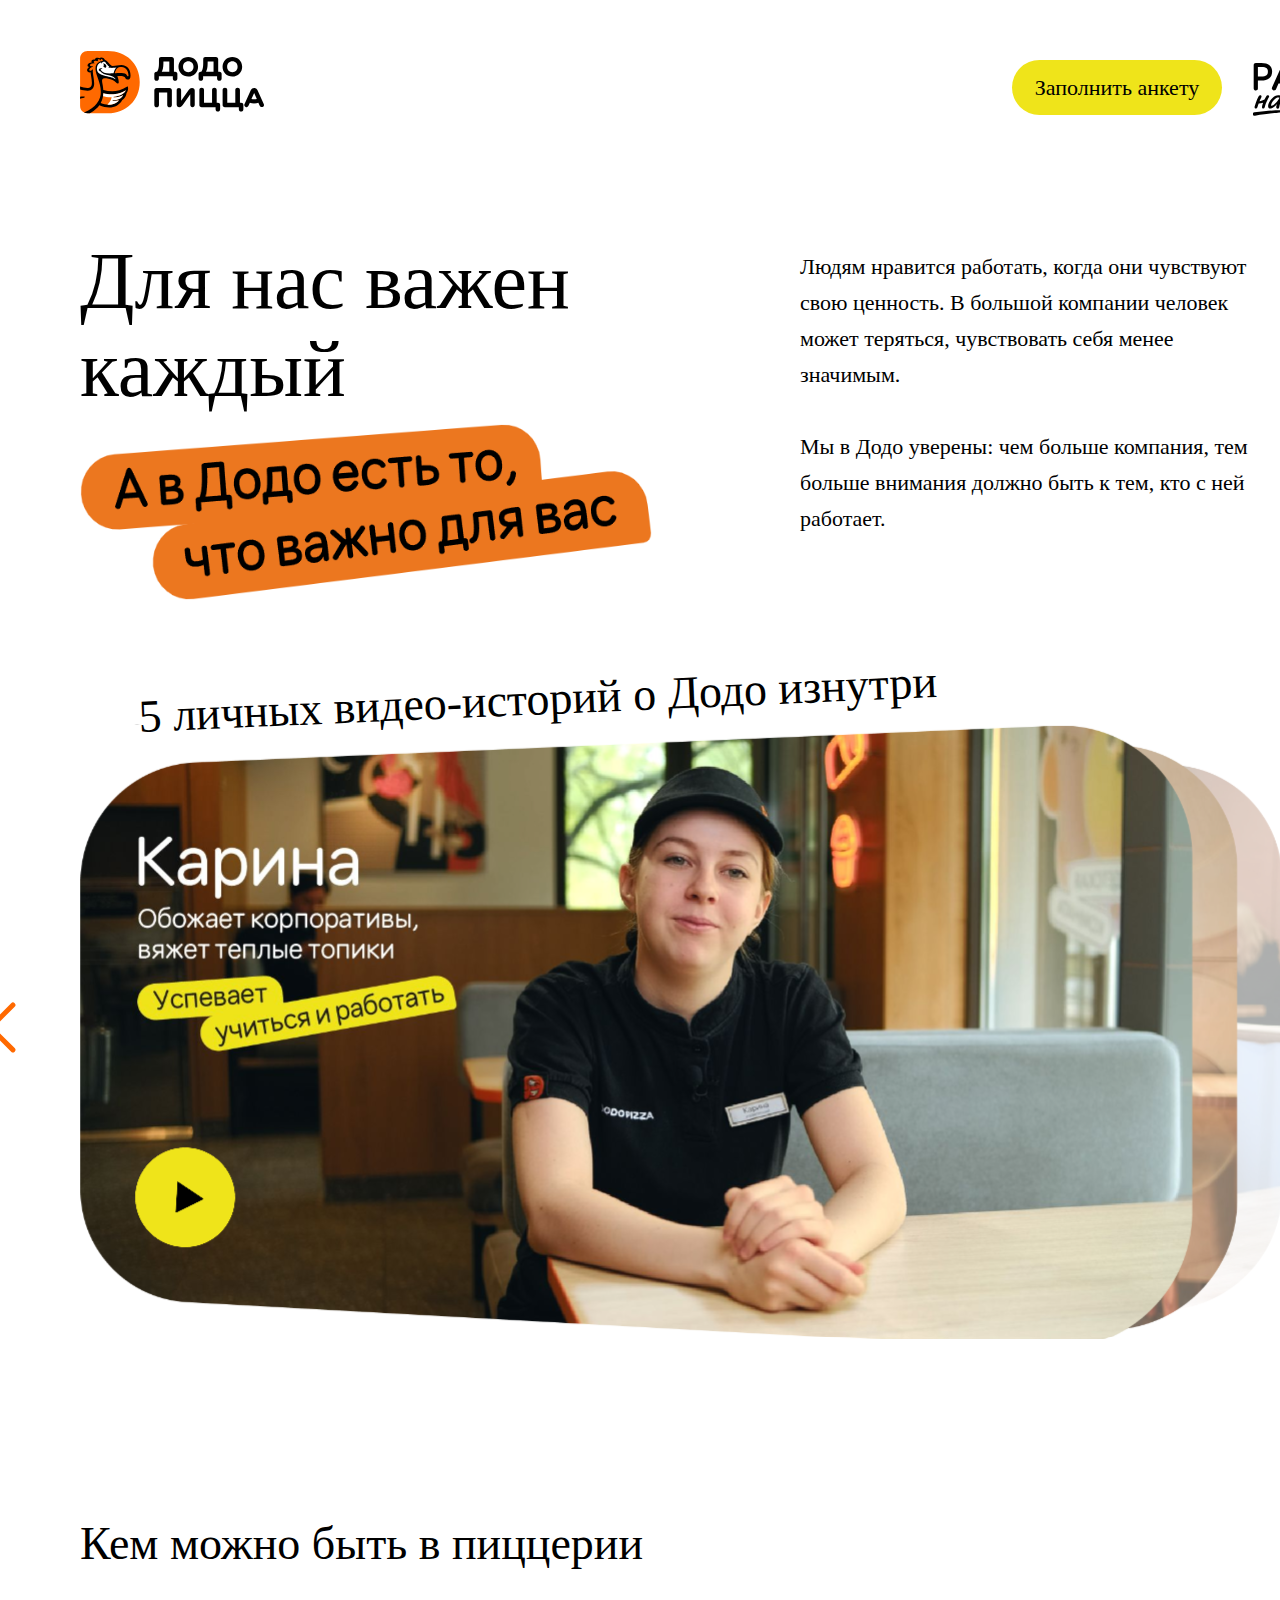
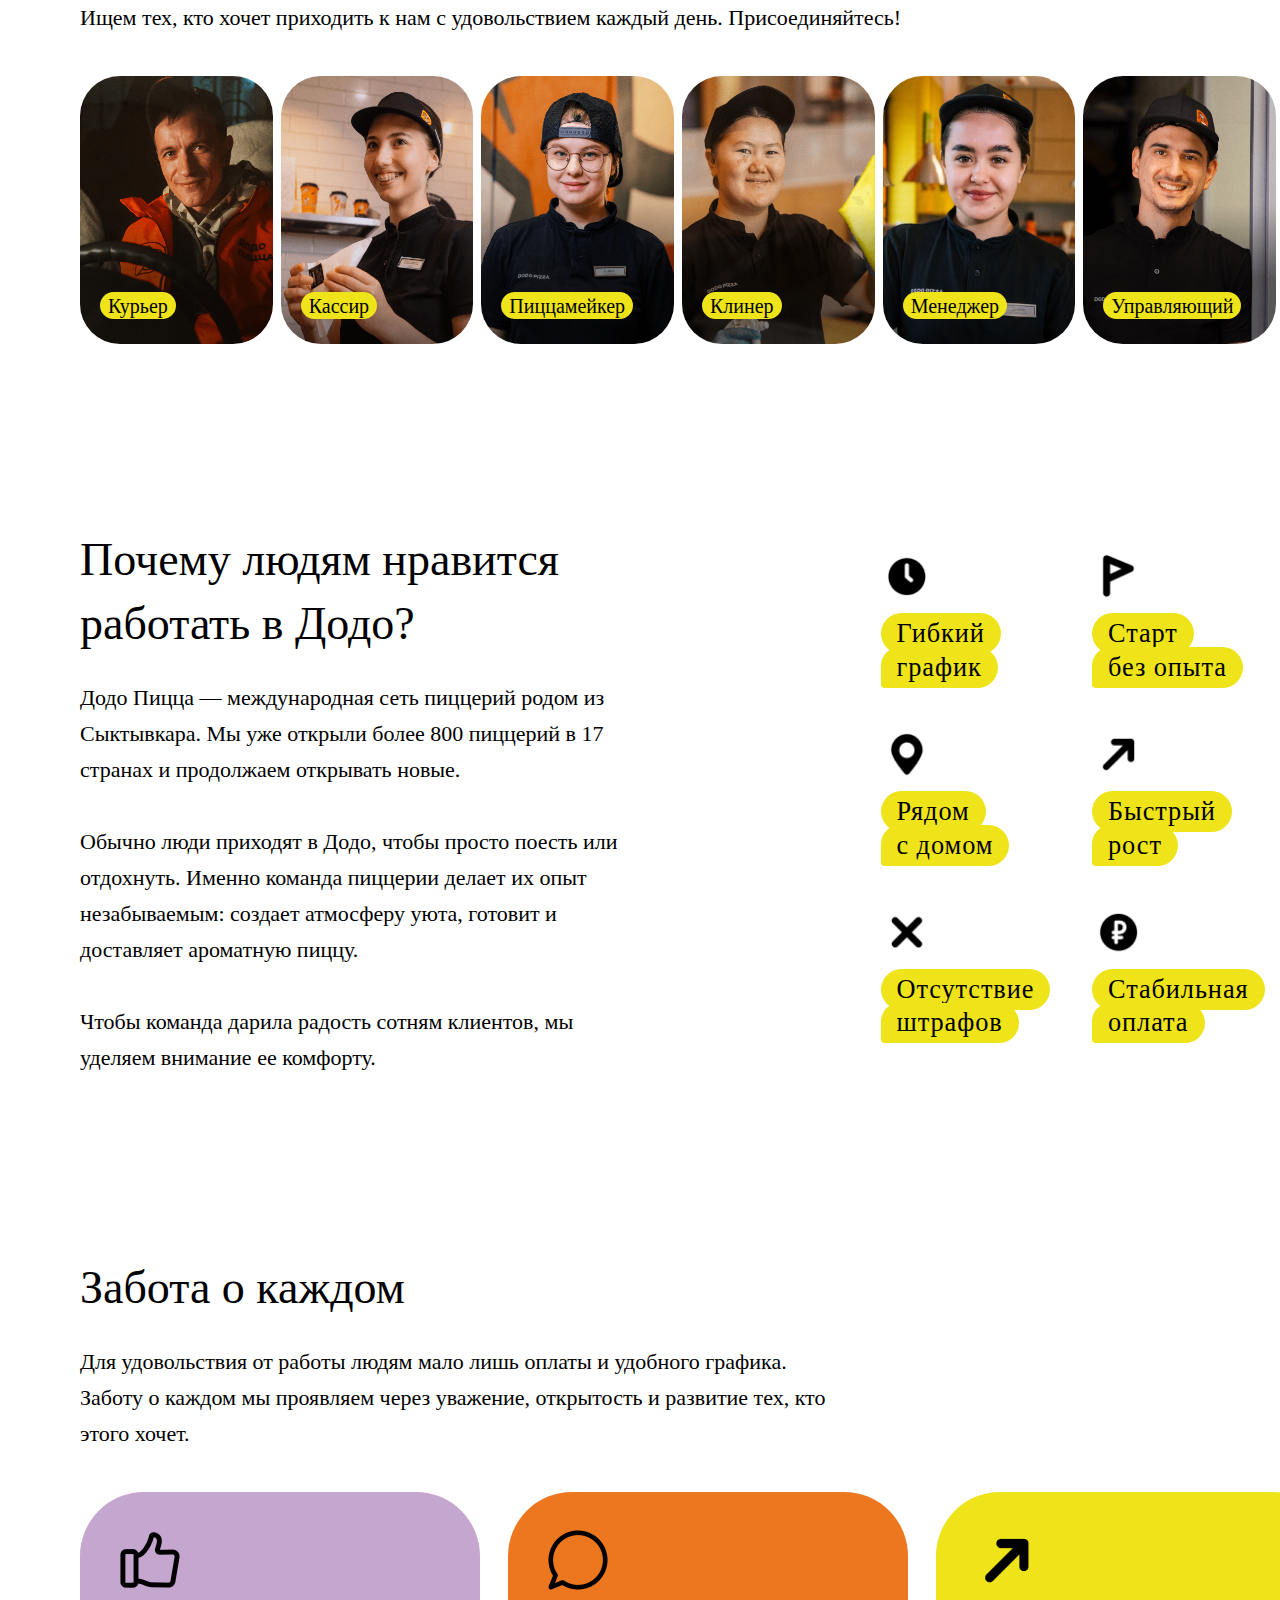
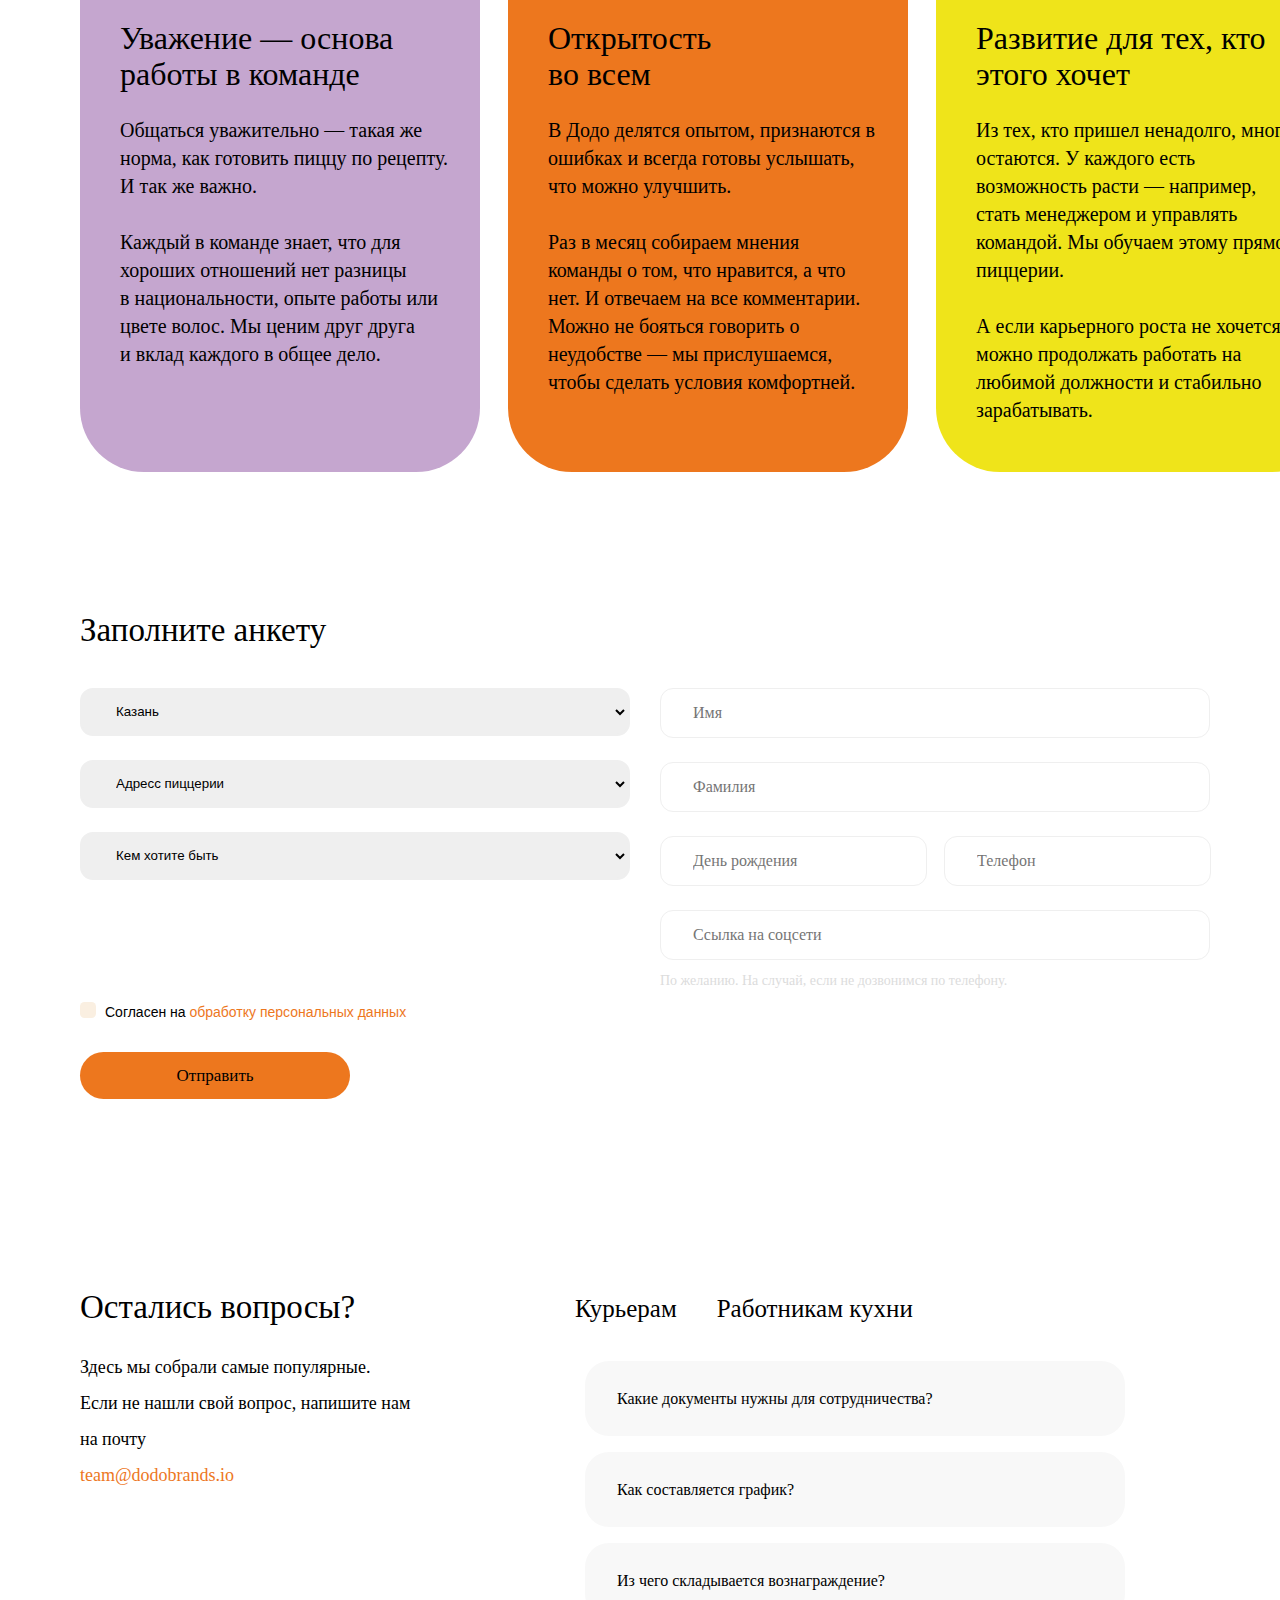
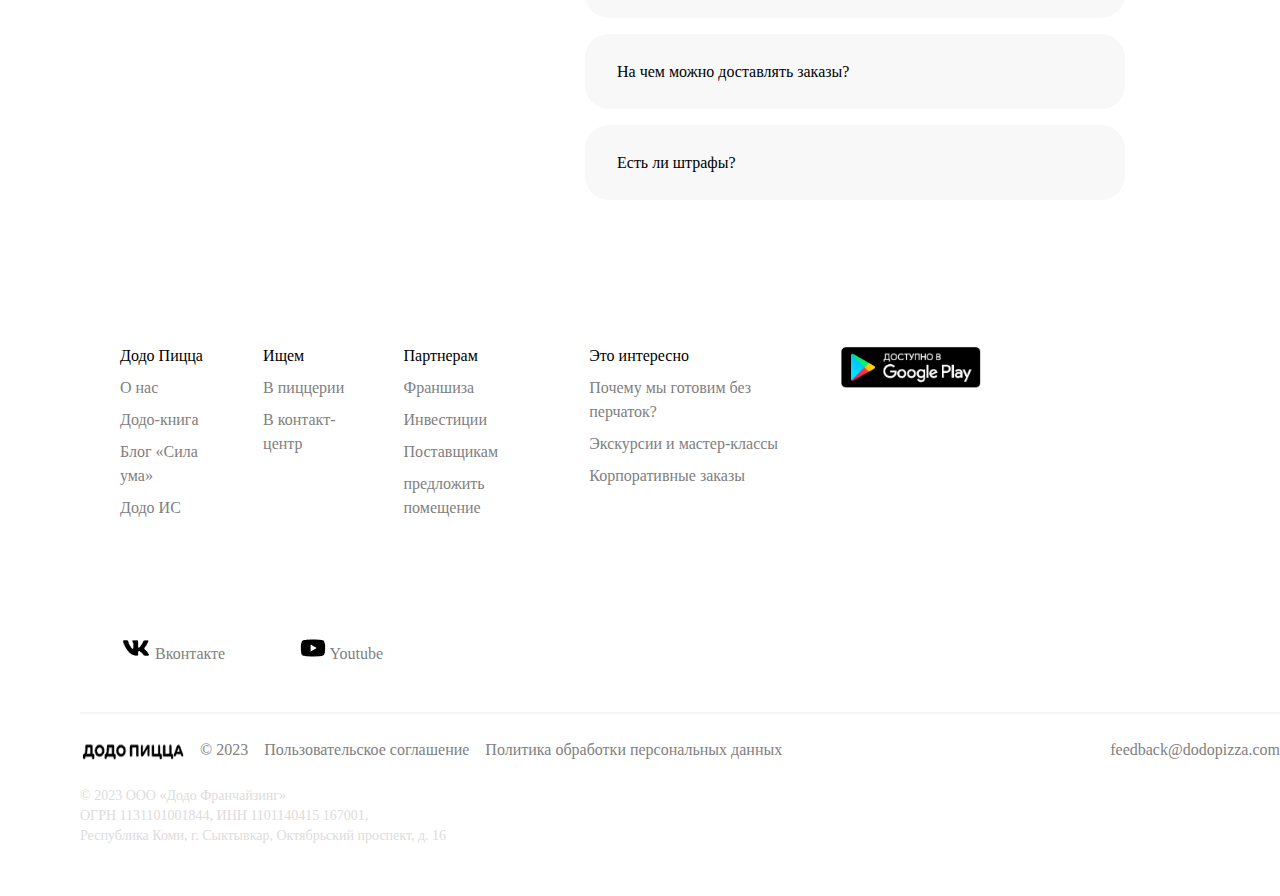
<file: Homework_1,2/static/index.html>
<!DOCTYPE html>
<html>

<head>
    <meta charset="utf-8">
    <title>Работа в Додо Пицце</title>

    <meta data-n-head="ssr" name="viewport" content="width=device-width, initial-scale=1">
    <link href="https://db.onlinewebfonts.com/c/042f08aaf8a34dc8799a18600c3b08fb?family=Dodo+Rounded+Bold"
        rel="stylesheet">
    <link rel="stylesheet" href="./styles/styles.css">
</head>


<body>
    <header>
        <div class="container header-container">

            <div class="header-logo">
                <svg width="184" height="64" viewBox="0 0 184 64" fill="none" xmlns="http://www.w3.org/2000/svg"
                    data-v-1e009ed9>
                    <g clip-path="url(#clip0_335_4486)">
                        <path
                            d="M139.367 21.8302H138.191V9.3698C138.191 8.12696 137.355 7.10193 135.902 7.10193H125.289C124.051 7.10193 123.215 7.94116 123.215 9.40077V12.415C123.215 14.5899 123.184 16.2674 122.813 18.0697C122.442 19.841 121.978 20.928 121.297 21.8292H120.771C119.285 21.8292 118.574 22.7613 118.574 24.0981V28.3861C118.574 29.8467 119.564 30.6849 120.833 30.6849C122.133 30.6849 123.123 29.8457 123.123 28.3861V26.335H137.078V28.3861C137.078 29.8467 138.068 30.6849 139.336 30.6849C140.636 30.6849 141.625 29.8457 141.625 28.3861V24.0981C141.627 22.7623 140.914 21.8302 139.367 21.8302ZM133.55 21.8302H126.031C126.495 20.8361 126.866 19.935 127.176 18.5683C127.485 17.1386 127.61 15.7089 127.64 13.8446L127.671 11.6077H133.55V21.8302Z"
                            fill="currentColor"></path>
                        <path
                            d="M152.364 6.94606C146.826 6.94606 142.556 11.1412 142.556 16.7339C142.556 22.3886 146.826 26.5218 152.364 26.5218C157.903 26.5218 162.173 22.2338 162.173 16.672C162.173 11.0792 157.903 6.94606 152.364 6.94606ZM152.364 22.1409C149.332 22.1409 147.135 19.841 147.135 16.703C147.135 13.6268 149.333 11.327 152.364 11.327C155.428 11.327 157.593 13.6258 157.593 16.703C157.593 19.841 155.52 22.1409 152.364 22.1409Z"
                            fill="currentColor"></path>
                        <path
                            d="M108.27 6.94606C102.732 6.94606 98.4615 11.1412 98.4615 16.7339C98.4615 22.3886 102.732 26.5218 108.27 26.5218C113.809 26.5218 118.079 22.2338 118.079 16.672C118.079 11.0792 113.809 6.94606 108.27 6.94606ZM108.27 22.1409C105.238 22.1409 103.041 19.841 103.041 16.703C103.041 13.6268 105.238 11.327 108.27 11.327C111.333 11.327 113.499 13.6258 113.499 16.703C113.499 19.841 111.426 22.1409 108.27 22.1409Z"
                            fill="currentColor"></path>
                        <path
                            d="M95.1187 21.8302H93.9427V9.3698C93.9427 8.12696 93.107 7.10193 91.6535 7.10193H81.0401C79.8025 7.10193 78.9668 7.94116 78.9668 9.40077V12.415C78.9668 14.5899 78.9359 16.2674 78.5648 18.0697C78.1937 19.841 77.7291 20.928 77.0486 21.8292H76.5234C75.038 21.8292 74.3267 22.7613 74.3267 24.0981V28.3861C74.3267 29.8467 75.3166 30.6849 76.5861 30.6849C77.8854 30.6849 78.8753 29.8457 78.8753 28.3861V26.335H92.8305V28.3861C92.8305 29.8467 93.8204 30.6849 95.0889 30.6849C96.3882 30.6849 97.3781 29.8457 97.3781 28.3861V24.0981C97.377 22.7623 96.6657 21.8302 95.1187 21.8302ZM89.3016 21.8302H81.7823C82.2469 20.8361 82.618 19.935 82.9274 18.5683C83.2368 17.1386 83.3612 15.7089 83.392 13.8446L83.4228 11.6077H89.3016V21.8302Z"
                            fill="currentColor"></path>
                        <path
                            d="M183.74 53.888L177.427 40.0919C176.715 38.5693 175.725 37.9169 174.302 37.9169H174.055C172.569 37.9169 171.58 38.5693 170.868 40.0919L164.556 53.888C163.937 55.2547 164.37 56.4666 165.607 56.9332C166.72 57.3688 167.835 57.12 168.454 55.8152L169.877 52.801C171.146 53.2366 172.724 53.4534 174.209 53.4534C175.787 53.4534 177.18 53.2356 178.355 52.801L179.717 55.7843C180.305 57.089 181.511 57.3378 182.594 56.9332C183.832 56.4666 184.327 55.1928 183.74 53.888ZM174.209 49.3203C173.25 49.3203 172.228 49.1964 171.455 48.9786L174.147 42.9512L176.839 48.9786C176.096 49.1964 175.168 49.3203 174.209 49.3203Z"
                            fill="currentColor"></path>
                        <path
                            d="M161.12 52.6452H159.944V40.0299C159.944 38.5693 158.893 37.7301 157.592 37.7301C156.324 37.7301 155.302 38.5693 155.302 40.0299V52.6452H147.258V40.0299C147.258 38.5693 146.268 37.7301 144.937 37.7301C143.637 37.7301 142.616 38.5693 142.616 40.0299V54.8831C142.616 56.1259 143.452 57.151 144.906 57.151H158.83V59.2021C158.83 60.6627 159.82 61.5009 161.088 61.5009C162.388 61.5009 163.378 60.6617 163.378 59.2021V54.945C163.379 53.4214 162.481 52.6452 161.12 52.6452Z"
                            fill="currentColor"></path>
                        <path
                            d="M137.882 52.6452H136.706V40.0299C136.706 38.5693 135.654 37.7301 134.354 37.7301C133.085 37.7301 132.064 38.5693 132.064 40.0299V52.6452H124.019V40.0299C124.019 38.5693 123.029 37.7301 121.698 37.7301C120.399 37.7301 119.378 38.5693 119.378 40.0299V54.8831C119.378 56.1259 120.214 57.151 121.667 57.151H135.592V59.2021C135.592 60.6627 136.581 61.5009 137.85 61.5009C139.149 61.5009 140.139 60.6617 140.139 59.2021V54.945C140.14 53.4214 139.244 52.6452 137.882 52.6452Z"
                            fill="currentColor"></path>
                        <path
                            d="M112.075 37.9169H111.89C110.529 37.9169 109.631 38.6003 108.672 39.968L101.122 50.719V40.2157C101.122 38.7551 100.194 37.9169 98.9251 37.9169C97.6258 37.9169 96.6667 38.7561 96.6667 40.2157V54.5404C96.6667 56.0939 97.6566 57.151 99.2345 57.151H99.4514C100.906 57.151 101.834 56.4057 102.732 55.0999L110.282 44.3489V54.8511C110.282 56.3117 111.21 57.151 112.509 57.151C113.778 57.151 114.737 56.3117 114.737 54.8511V40.5264C114.737 38.911 113.778 37.9169 112.075 37.9169Z"
                            fill="currentColor"></path>
                        <path
                            d="M89.5483 37.9169H76.6149C75.1295 37.9169 74.3257 38.9419 74.3257 40.1858V55.039C74.3257 56.4996 75.3773 57.3378 76.6776 57.3378C77.9461 57.3378 78.9668 56.4986 78.9668 55.039V42.4227H87.2283V55.0379C87.2283 56.4986 88.249 57.3368 89.5494 57.3368C90.8178 57.3368 91.8704 56.4666 91.8704 55.0059V40.1848C91.8694 38.9419 91.0347 37.9169 89.5483 37.9169Z"
                            fill="currentColor">

                        </path>
                        <path
                            d="M27.8169 0.995098C45.8715 0.995098 59.7373 13.4668 59.7373 31.9763C59.7373 50.5848 45.8715 63.2588 27.8169 63.2588H7.56863C3.47848 63.2588 0.0863037 60.543 0.0863037 55.8163V8.7391C0.0863037 4.01135 3.47848 0.994064 7.56863 0.994064H27.8169V0.995098Z"
                            fill="#FF6900">
                        </path>
                        <path
                            d="M14.1742 33.6186C14.1742 27.8844 12.3465 22.6705 12.9468 19.4044L12.8009 19.2155C10.7214 21.3946 9.3686 20.8186 9.2216 20.1166C8.92556 18.7117 11.3597 16.992 12.7505 16.3943C12.7772 16.3025 12.8132 16.2064 12.8512 16.1094C11.5499 16.3107 10.0213 16.1455 9.96788 15.2103C9.90518 14.1017 12.1214 13.1117 15.0181 13.3574C15.0726 13.311 15.1291 13.2645 15.1857 13.2181C15.0037 13.1448 14.8084 13.0539 14.5648 12.928C13.8165 12.5409 13.6345 11.8978 13.8792 11.4302C14.1475 10.9161 14.9667 10.7159 15.6308 10.7303C16.6731 10.752 17.5602 11.0059 18.2088 11.2702C18.2818 11.2392 18.3558 11.2083 18.4257 11.1814C18.1852 10.9925 17.9755 10.7871 17.8532 10.5765C17.6743 10.2679 17.6301 9.84361 17.9765 9.56903C18.3815 9.248 19.4094 9.13445 20.3387 9.98193C20.5309 10.1564 20.6933 10.3267 20.8403 10.4898C20.9441 10.4702 21.048 10.4495 21.1528 10.433C20.9997 10.1956 20.8773 9.94787 20.8383 9.71768C20.7838 9.40284 20.8866 9.06426 21.2546 8.94452C21.6565 8.81342 22.1653 9.0209 22.4295 9.41419C22.7122 9.83535 22.8859 10.3535 22.9949 10.7221C20.9462 10.9615 15.5126 12.2075 15.5126 18.8026C15.5126 25.2335 20.8331 31.9897 20.8331 41.9582C20.8249 45.5804 20.0293 49.2139 16.7594 53.4462C14.2348 56.7143 10.2238 59.8679 3.96989 62.4568C5.04203 62.9822 6.26938 63.2588 7.56869 63.2588H9.81677C14.9904 60.3809 17.5581 57.7425 19.3375 55.2671C22.8068 56.8196 26.1445 57.4865 29.1522 57.4865C34.7914 57.4865 39.598 54.8779 42.1041 50.2256C44.6832 48.671 46.3937 45.4751 46.5016 43.1917C48.1083 41.1623 48.4054 38.6003 47.912 36.8712C47.7938 36.4594 47.4607 36.447 46.883 36.8C41.8019 39.8596 36.8812 41.3161 32.1856 41.3161C29.3383 41.3161 26.4179 40.8619 23.3104 39.9587C23.0884 36.6142 22.4048 33.8095 22.1499 32.1094C21.7871 29.8643 22.3031 28.2034 24.7568 28.2034C26.5567 28.2034 29.8872 28.6627 32.5485 29.8777C35.1841 31.0813 36.7527 33.4503 37.8485 33.4503C38.2936 33.4503 38.7613 33.1726 38.7613 32.2271C38.7613 30.3112 38.0808 27.2268 37.2348 26.1275C39.7008 25.9861 41.6601 26.0119 42.762 26.1368C45.0584 26.5373 45.1664 27.6945 45.6187 28.449C46.0709 29.2036 46.8378 29.5319 47.7598 29.5319C49.4672 29.5319 50.5322 28.6472 50.5322 25.4545C50.5322 18.4413 46.1234 15.0421 41.4997 15.0421C37.7036 15.0421 36.2377 15.8803 32.6328 15.8803C30.0753 15.8803 27.9567 10.655 25.0507 9.96851C23.7669 7.10193 20.8886 6.77884 19.1155 8.21884C17.5057 7.2351 14.9883 7.76568 14.8845 9.58142C13.0321 9.00542 10.6401 10.0088 11.6712 12.4532C7.14209 12.5822 6.29713 16.6039 9.37065 17.0529C5.41414 19.3012 7.22227 23.1845 10.5425 22.3587C10.7769 25.1169 11.8901 29.5701 11.8901 32.6452C11.8901 36.9218 9.95863 37.9148 7.31787 37.9148C5.23117 37.9148 2.16793 37.1541 0.0925293 36.5595V39.5417C2.1926 40.0661 5.34218 40.7391 7.7054 40.7391C11.8654 40.7401 14.1742 38.2885 14.1742 33.6186ZM23.3505 43.3063C26.201 44.1012 30.1411 44.5254 33.4099 44.2952C39.155 43.8906 43.4682 41.7425 45.8962 40.1786C44.4376 43.8782 38.9669 46.176 33.6628 46.8263C33.6288 47.0957 33.5888 47.359 33.5404 47.6129C37.5196 47.4003 41.2983 46.1017 43.0108 44.9156C42.0312 48.5543 37.1639 50.017 32.7458 50.2276C32.6215 50.5135 32.4899 50.783 32.3542 51.039C34.9271 51.0854 37.3911 50.6065 38.859 50.1419C37.5381 52.6741 32.9792 54.6746 28.336 54.6746C26.054 54.6746 23.2066 54.2276 20.7355 53.0467C22.521 49.7662 23.2087 46.4041 23.3505 43.3063ZM34.8428 22.7933C35.4688 20.9197 36.0126 19.5066 37.0282 18.4289C38.0983 17.2934 39.2866 16.9383 41.8955 16.9383C45.4984 16.9383 48.5082 20.5956 48.5082 25.7074C48.5082 26.4671 47.4926 26.4619 47.1667 25.7672C45.9414 23.5943 44.2813 23.2815 41.6663 23.0885C39.7368 22.975 37.4096 23.1391 35.29 23.2299C34.8942 23.2506 34.7832 22.9729 34.8428 22.7933Z"
                            fill="#000">
                        </path>
                        <path
                            d="M0.0863037 48.6369C2.26347 48.2023 4.40568 47.7997 4.40568 47.7997L4.67911 46.6209C3.6964 46.5714 1.74744 46.5941 0.0863037 46.6395V48.6369Z"
                            fill="#000">
                        </path>
                        <path
                            d="M23.551 13.439C24.3116 13.1819 25.4043 13.9355 25.9892 15.1164C26.5741 16.2973 26.4302 17.4679 25.6695 17.7197C24.915 17.9881 23.8275 17.2346 23.2395 16.0475C23.1603 15.8875 23.0976 15.7285 23.0452 15.5716L23.1778 15.5345C23.4214 15.7667 23.7123 15.8307 23.9066 15.7058C24.1739 15.5293 24.1461 15.0607 23.92 14.656C23.7586 14.3247 23.3855 13.9778 23.0771 14.0036L23.0236 13.9334C23.1388 13.697 23.3135 13.5216 23.551 13.439ZM28.8828 25.3223C25.4763 24.5708 21.748 23.5778 19.7599 20.6431C19.7229 20.5884 19.6551 20.5636 19.5914 20.5822C19.5287 20.5997 19.4834 20.6576 19.4803 20.7236C19.4732 20.8836 19.4947 21.0591 19.5307 21.2336L19.2614 21.3357C18.7372 20.5946 18.6302 19.6945 19.1504 19.0472C19.8987 18.1161 21.417 18.2111 22.3236 18.7861L22.2085 19.0369C21.7223 18.9554 21.2587 18.9554 20.8968 19.1763C20.5895 19.3641 20.5473 19.6428 20.7365 19.9959C22.3873 23.0772 27.1878 23.7461 32.8918 23.3001C33.4808 23.2537 33.6165 22.9874 33.6925 22.7025C34.188 20.7185 35.0864 18.9492 36.4238 17.601C35.3835 17.7476 34.4162 17.7806 33.5723 17.8271C30.6262 18.0139 28.9414 17.6258 28.4151 17.2036L28.5107 16.9466C28.8243 17.055 29.1501 17.0797 29.2169 16.9868C29.3084 16.8619 29.2385 16.7835 29.0946 16.6565C28.5354 16.1301 26.0221 13.5432 26.0273 13.5577C25.7559 11.3703 22.5837 11.2908 21.3193 13.4431L20.8896 13.3275C21.015 12.8557 21.2032 12.4707 21.3779 12.191C18.7289 12.7917 17.222 15.1794 16.9485 17.4854C15.7746 27.3982 30.7455 25.1076 35.0248 29.0777C35.106 29.1417 35.3095 29.4328 35.4555 29.249C35.622 28.7092 33.7367 26.401 28.8828 25.3223Z"
                            fill="#fff">
                        </path>
                        <path
                            d="M45.892 40.1724C43.4651 41.7352 39.1478 43.8865 33.4057 44.2911C30.139 44.5213 26.1938 44.095 23.3454 43.3001C23.3012 44.2539 23.2056 45.2387 23.0421 46.2328C24.6477 46.6467 27.5064 47.1938 31.6305 47.3115C31.4465 48.4253 30.3209 52.2044 27.4386 54.6478C32.6923 54.8687 37.4527 52.8176 38.8528 50.1357C37.3849 50.6003 34.9199 51.0792 32.348 51.0328C32.4837 50.7778 32.6153 50.5074 32.7396 50.2214C37.1556 50.0119 42.025 48.5461 43.0046 44.9094C41.292 46.0945 37.5103 47.3941 33.5342 47.6067C33.5825 47.3528 33.6226 47.0906 33.6566 46.8201C38.9597 46.1708 44.4344 43.8689 45.892 40.1724Z"
                            fill="#fff">
                        </path>
                    </g>
                </svg>
            </div>

            <div class="header-right">

                <div class="header-right-button">
                    <button class="header-button">Заполнить анкету</button>
                </div>

                <div class="header-right-work">
                    <svg id="team" version="1.1" xmlns="http://www.w3.org/2000/svg"
                        xmlns:xlink="http://www.w3.org/1999/xlink" x="0px" y="0px" viewBox="0 0 143 64"
                        enable-background="new 0 0 143 64" xml:space="preserve" data-v-098dde30="" data-v-1e009ed9="">
                        <g id="logo2" clip-path="url(#clip0_1026_674)" data-v-098dde30="">
                            <mask id="mask0_1026_674" maskUnits="userSpaceOnUse" x="0" y="0" width="143" height="64"
                                style="mask-type: alpha;" data-v-098dde30="">
                                <path id="vector" fill-rule="evenodd" clip-rule="evenodd"
                                    d="M19.5909 27.254C19.8769 27.7286 20.263 28.0738 20.7492 28.2751C21.2211 28.4764 21.7359 28.5052 22.2936 28.3326C22.8227 28.16 23.2517 27.7717 23.5377 27.1677L26.0116 21.5875H38.1523L40.5976 27.1102C40.9122 27.7286 41.2983 28.1313 41.8417 28.3039C42.3708 28.4764 42.8856 28.4764 43.3575 28.2751C43.8294 28.0738 44.2298 27.743 44.5158 27.254C44.8018 26.7794 44.8304 26.2329 44.573 25.6144L34.0339 1.81218C33.8051 1.28005 33.5334 0.848585 33.1616 0.589708C32.7898 0.330832 32.4323 0.187012 32.0605 0.187012C31.6887 0.187012 31.3312 0.330832 30.988 0.589708C30.6448 0.848585 30.3731 1.2369 30.1443 1.78342L19.5051 25.5713C19.2906 26.2329 19.3049 26.7938 19.5909 27.254ZM27.7848 17.5893L32.0891 7.91016L36.3648 17.5893H27.7848ZM1.85877 27.9299C2.31637 28.2751 2.78827 28.4333 3.28877 28.4333C3.78927 28.4333 4.30407 28.2607 4.71877 27.9299C5.14777 27.5847 5.39087 27.0814 5.39087 26.4054V18.6104H8.62267C10.3673 18.6104 11.9403 18.409 13.2988 18.0207C14.6573 17.618 15.8013 17.0283 16.7594 16.2661C17.6889 15.5038 18.4182 14.5403 18.9044 13.4041C19.3763 12.2679 19.6337 10.9735 19.6337 9.4634C19.6337 8.12587 19.4049 6.97531 18.9616 5.92542C18.504 4.87553 17.8319 3.99823 16.931 3.26475C16.0301 2.53126 14.9004 1.95598 13.5276 1.56767C12.1834 1.16497 10.5818 0.963623 8.75137 0.963623H3.28877C2.73107 0.963623 2.21627 1.16497 1.80157 1.55329C1.37257 1.95598 1.18667 2.43059 1.18667 2.96272V26.4054C1.17237 27.0814 1.40117 27.5847 1.85877 27.9299ZM8.75137 4.99059C10.1528 4.99059 11.3111 5.10564 12.1548 5.36452C13.0271 5.59463 13.6992 5.92542 14.1854 6.32812C14.6573 6.75958 15.0005 7.20542 15.1435 7.73755C15.3151 8.26969 15.4009 8.84497 15.4009 9.4634C15.4009 10.2832 15.2865 11.0167 15.0863 11.6495C14.8861 12.2679 14.5286 12.8144 13.9852 13.2603C13.4847 13.6917 12.7697 14.0225 11.8974 14.2526C11.0251 14.4827 9.92397 14.5978 8.63697 14.5978H5.40517V4.99059H8.75137ZM56.485 28.1311H51.2655C50.7078 28.1311 50.2073 27.9298 49.7926 27.5702C49.3779 27.1819 49.1777 26.6929 49.1777 26.1608V3.04891C49.1777 2.51677 49.3636 2.04216 49.7926 1.63947C50.2073 1.25115 50.7221 1.0498 51.2798 1.0498H63.2775C64.0068 1.0498 64.5359 1.23677 64.8791 1.66823C65.208 2.08531 65.3796 2.54553 65.3796 3.04891C65.3796 3.55228 65.2223 3.99812 64.8791 4.42958C64.5216 4.84666 64.0068 5.04801 63.2775 5.04801H53.3962V11.3329H56.6566C58.1009 11.3329 59.4451 11.4768 60.7464 11.7644C62.0334 12.052 63.1631 12.5123 64.1212 13.1307C65.065 13.7491 65.8658 14.5689 66.4235 15.6188C66.9812 16.6687 67.2672 17.9487 67.2672 19.5019C67.2672 20.7388 67.0527 21.9325 66.6237 22.9824C66.1947 24.0323 65.5512 24.9671 64.6789 25.7293C63.8352 26.4916 62.7055 27.0813 61.3327 27.5127C59.9456 27.9298 58.344 28.1311 56.485 28.1311ZM59.7311 15.6476C58.8874 15.475 57.8721 15.3887 56.6566 15.3887H53.3962V24.061H56.4993C57.8721 24.061 59.0018 23.946 59.8455 23.6871C60.6892 23.4282 61.3327 23.1262 61.7903 22.6947C62.2765 22.3064 62.5768 21.8174 62.7484 21.2565C62.92 20.6956 63.0058 20.0916 63.0058 19.4732C63.0058 18.7972 62.8914 18.1932 62.6912 17.6898C62.491 17.172 62.1478 16.755 61.6759 16.4098C61.2183 16.079 60.5462 15.8201 59.7311 15.6476ZM74.7889 24.4207C75.9758 25.672 77.4058 26.6643 79.0646 27.369C80.752 28.1025 82.6396 28.4477 84.7274 28.4477C86.8438 28.4477 88.7314 28.0738 90.3902 27.369C92.049 26.6356 93.4933 25.672 94.6659 24.4207C95.8528 23.1695 96.7537 21.7025 97.3686 20.0054C97.9835 18.3084 98.3267 16.4675 98.3267 14.5403C98.3267 12.6131 98.0121 10.8009 97.3686 9.10387C96.7537 7.40679 95.8242 5.92544 94.6659 4.68859C93.479 3.43735 92.0776 2.44499 90.3902 1.74027C88.7314 1.00679 86.8152 0.661621 84.7274 0.661621C82.611 0.661621 80.7234 1.03555 79.0646 1.74027C77.4058 2.47376 75.9615 3.43735 74.7889 4.68859C73.602 5.93982 72.7011 7.40679 72.0862 9.10387C71.4713 10.8009 71.1567 12.6418 71.1567 14.569C71.1567 16.4962 71.4713 18.3084 72.0862 20.0054C72.7011 21.7025 73.602 23.1695 74.7889 24.4207ZM76.0473 10.427C76.5049 9.20454 77.1198 8.18342 77.9349 7.30612C78.75 6.45758 79.7367 5.81039 80.895 5.35016C82.0533 4.88994 83.3403 4.67421 84.7274 4.67421C86.1288 4.67421 87.4301 4.90432 88.5884 5.35016C89.7467 5.81039 90.7334 6.45758 91.5199 7.30612C92.335 8.15466 92.9499 9.20454 93.4075 10.427C93.8651 11.6495 94.0796 13.0014 94.0796 14.5403C94.0796 16.0935 93.8508 17.4598 93.4075 18.6679C92.9499 19.8904 92.335 20.9115 91.5199 21.7888C90.7048 22.6374 89.7181 23.2845 88.5598 23.7448C87.4015 24.205 86.1431 24.4207 84.6988 24.4207C83.326 24.4207 82.0247 24.1906 80.8664 23.7448C79.7081 23.2845 78.7214 22.6374 77.9063 21.7888C77.0912 20.9403 76.4763 19.8904 76.0187 18.6679C75.5611 17.4454 75.3466 16.0935 75.3466 14.5547C75.4038 13.0014 75.6326 11.6207 76.0473 10.427ZM107.422 5.0194H101.373C100.658 5.0194 100.129 4.81805 99.7713 4.40097C99.4138 4.01266 99.2422 3.52367 99.2422 3.0203C99.2422 2.48816 99.3995 2.04232 99.7713 1.61086C100.1 1.19378 100.644 0.992432 101.373 0.992432H117.818C118.547 0.992432 119.076 1.1794 119.419 1.61086C119.748 2.02794 119.92 2.51693 119.92 3.0203C119.92 3.52367 119.763 3.96951 119.419 4.40097C119.062 4.81805 118.547 5.0194 117.818 5.0194H111.683V26.4055C111.683 27.0814 111.469 27.5848 111.011 27.93C110.568 28.2607 110.082 28.4333 109.552 28.4333C109.023 28.4333 108.551 28.2751 108.094 27.93C107.651 27.5992 107.422 27.0814 107.422 26.4055V5.0194ZM117.189 27.254C117.475 27.7286 117.861 28.0738 118.347 28.2751C118.819 28.4764 119.334 28.5052 119.891 28.3326C120.42 28.16 120.849 27.7717 121.135 27.1677L123.609 21.5875H135.75L138.195 27.1102C138.51 27.7286 138.896 28.1313 139.439 28.3039C139.969 28.4764 140.483 28.4764 140.955 28.2751C141.427 28.0738 141.828 27.743 142.114 27.254C142.4 26.7794 142.428 26.2329 142.171 25.6144L131.646 1.81218C131.417 1.28005 131.145 0.848585 130.774 0.589708C130.402 0.330832 130.044 0.187012 129.673 0.187012C129.301 0.187012 128.943 0.330832 128.6 0.589708C128.257 0.848585 127.985 1.2369 127.756 1.78342L117.117 25.5713C116.888 26.2329 116.917 26.7938 117.189 27.254ZM125.383 17.5893L129.701 7.91016L133.977 17.5893H125.383ZM1.95917 50.3659C13.0274 48.8414 22.8658 48.3236 26.927 48.2805C29.7441 48.1942 29.2865 50.4378 27.5276 50.6248C26.964 50.6798 26.2455 50.7403 25.3809 50.8132C21.0459 51.1787 13.0394 51.8536 2.48827 53.6881C-0.414633 54.2203 -1.01523 50.7686 1.95917 50.3659ZM5.46799 43.6141C5.68565 42.9736 5.92819 42.2598 6.19208 41.5066C7.72218 41.4922 9.30948 41.147 10.6251 40.7156C10.0245 42.2257 9.53828 43.7646 9.48108 45.0014C9.40958 47.2738 11.8978 46.8567 12.1981 45.3466C12.4555 44.1673 13.0275 42.125 13.9999 39.9246C14.9723 37.8104 16.0019 35.8401 16.5167 34.9196C17.3032 33.5246 14.7435 32.4603 13.9141 33.8985C13.5137 34.5888 12.7701 35.9551 12.0122 37.5372C10.7109 38.2706 8.62308 39.0473 6.99288 39.2774C7.50768 37.9686 8.07968 36.6167 8.75178 35.3799C9.92438 33.1794 7.13588 32.3165 6.03478 34.4019C5.06238 36.2572 4.23298 38.2706 3.54658 40.1547C2.90308 41.8518 2.45978 43.4482 2.15948 44.5412C1.54458 46.8423 4.21868 47.3313 4.89078 45.2891C5.05562 44.8278 5.24928 44.2578 5.46799 43.6141ZM24.4672 42.0675C22.1363 44.9151 19.7768 46.6122 17.9607 46.6122C16.259 46.6122 15.5869 45.476 15.5869 43.9084C15.5869 41.6648 17.3887 38.3426 19.7625 36.1421C21.8932 34.1718 24.8962 32.4603 28.0422 33.7547C28.9002 32.5322 31.1882 33.5246 30.416 34.8909C29.3578 36.7462 27.0984 42.1538 26.7981 44.9583C26.4978 47.4895 23.3804 47.3026 23.7522 44.6131C23.8523 44.0091 24.1097 43.103 24.4672 42.0675ZM27.0269 35.7826C25.5254 35.2217 23.8666 35.5237 21.693 37.6378C19.6195 39.6801 18.6042 41.9093 18.6042 43.1318C18.6042 43.4769 18.6328 43.8509 19.1619 43.8509C20.6348 43.8509 24.4529 40.543 26.7695 36.3291C26.8553 36.1421 26.9411 35.9551 27.0269 35.7826ZM47.1472 33.3231C44.4159 33.3231 41.4129 35.9694 38.51 40.3415C39.2822 38.4863 39.9543 36.9042 40.4834 35.7105C41.3843 33.6251 38.4814 32.2588 37.5519 34.3442C35.7445 38.4365 32.7027 47.3375 30.5453 53.6504C29.8031 55.812 29.1086 57.9983 28.2855 60.1312C27.4561 62.2454 30.6164 63.4678 31.4172 61.3393C31.8635 60.217 32.8581 57.3109 34.0654 53.7832C34.2505 53.2423 34.4407 52.6864 34.6347 52.1204C38.5529 53.8031 42.514 51.2863 45.1166 48.4962C48.091 45.3177 50.4648 40.7011 50.4219 37.4364C50.379 35.3222 49.5925 33.3231 47.1472 33.3231ZM42.6713 46.1519C40.2546 48.7263 37.5519 50.1213 35.6643 49.3015C35.6617 49.3015 35.6591 49.3011 35.6564 49.3003L35.6509 49.2984L35.6455 49.2962C35.6357 49.2921 35.6238 49.2872 35.6071 49.2872C35.6929 49.0427 35.7787 48.7838 35.8645 48.5249C39.4395 40.9887 44.2872 36.7317 46.1176 36.7317C46.7611 36.7317 46.947 37.2206 46.947 37.911C46.9184 39.9388 45.3025 43.3186 42.6713 46.1519ZM55.2552 37.5226C57.915 34.675 61.6902 32.115 65.637 34.0278C66.7381 32.3595 69.4837 33.8265 68.5256 35.768C67.21 38.4575 63.8209 47.0579 63.4491 51.0705C63.2632 53.2997 59.8026 53.0408 60.1029 50.7685C60.2602 49.5748 60.7321 47.7339 61.347 45.6916C58.344 50.0638 55.2695 52.7101 52.9529 52.7101C50.8508 52.7101 49.9785 51.0849 49.9785 48.7694C49.9785 45.519 52.2808 40.7011 55.2552 37.5226ZM53.482 48.3235C53.482 48.8125 53.5678 49.3015 54.2399 49.3015C56.0846 49.3015 60.7607 44.8287 64.1355 37.3788C64.207 37.2206 64.2928 36.9905 64.3786 36.7604C64.3715 36.7532 64.3643 36.7496 64.3572 36.746C64.35 36.7424 64.3429 36.7388 64.3357 36.7316C62.4481 35.8975 60.3746 36.6597 57.629 39.7662C55.0264 42.6858 53.482 46.2813 53.482 48.3235ZM85.1136 36.2715C85.1136 34.3012 83.5692 33.1218 80.8951 33.1218C76.3763 33.1218 71.5143 37.2495 69.4122 43.1892C68.6543 45.3465 68.2396 47.547 68.5828 49.3304C69.0404 51.4445 70.5419 52.7821 72.9443 52.7821C77.3916 52.7821 82.4681 48.9996 82.4681 44.5699C82.4681 43.4194 82.082 42.3407 81.2955 41.6072C83.4262 40.169 85.1136 38.3281 85.1136 36.2715ZM78.7501 44.3398C78.7501 46.7704 76.076 49.4886 73.4019 49.5317C72.3866 49.5317 71.9004 48.7407 71.9004 47.7483C71.9004 47.0868 72.0577 46.1088 72.4867 44.7425C72.93 44.9007 73.5878 44.9151 74.4172 44.7281C75.361 44.5124 76.791 44.0234 78.3068 43.3043C78.5356 43.5056 78.7501 43.822 78.7501 44.3398ZM80.7092 38.4288C78.793 40.356 75.8901 41.751 73.359 42.5996C75.0035 39.3492 77.935 36.0845 80.5519 36.0845C81.2669 36.0845 81.5243 36.4297 81.5243 36.8468C81.5386 37.3358 81.2383 37.8967 80.7092 38.4288ZM99.4278 34.2723C100.443 32.23 103.446 33.7401 102.474 35.7824C101.83 37.1055 100.515 39.9388 99.3134 43.0741C98.0693 46.2093 97.2113 49.2008 97.2828 50.8691C97.3543 53.1415 94.0081 53.2997 93.8937 51.0273C93.765 48.9851 94.5229 46.2237 95.4524 43.635C93.8079 44.2678 91.7916 44.7999 89.8611 44.843C89.4846 46.1078 89.1364 47.3026 88.8257 48.3691L88.8247 48.3726C88.475 49.5724 88.1728 50.6097 87.9306 51.4012C87.2585 53.5586 84.0267 52.5374 84.6988 50.3801C84.8841 49.7719 85.0984 49.0218 85.3425 48.1671L85.3435 48.1636L85.3438 48.1626C85.7402 46.7747 86.2153 45.1116 86.7723 43.3329C87.7161 40.3846 88.8744 37.1199 90.2329 34.2866C91.2053 32.2444 94.2512 33.7545 93.2788 35.7968C92.335 37.6952 91.5056 39.8381 90.7906 41.9235C92.9071 41.5064 95.6383 40.2983 97.2113 39.1909C98.1122 37.0624 98.9416 35.2502 99.4278 34.2723ZM123.638 35.7825C124.653 33.7402 121.793 32.4171 120.621 34.2724C120.363 34.6895 120.034 35.236 119.691 35.8975C117.732 37.9542 114.143 39.7375 111.983 40.471C111.526 40.2409 110.997 40.1115 110.382 40.1115C109.667 40.1115 108.895 40.2553 108.265 40.5429C109.038 38.9465 109.896 37.3933 110.754 35.9119C111.883 33.9416 108.952 32.2445 107.822 34.1717C105.563 38.0692 102.288 45.0014 102.288 49.129C102.288 51.0993 103.189 52.7964 105.563 52.7964C109.667 52.7964 113.914 48.1798 113.914 44.0809C113.914 43.5344 113.828 43.0023 113.671 42.5277C114.815 42.1106 116.145 41.5353 117.446 40.8018C117.332 41.0892 117.217 41.3773 117.117 41.6647C115.987 44.6993 114.901 48.2949 115.044 51.0131C115.158 53.2854 118.547 53.1272 118.433 50.8549C118.318 48.9277 119.148 45.8931 120.32 42.8297C121.142 40.5675 122.25 38.4533 123.02 36.9847C123.268 36.5113 123.481 36.105 123.638 35.7825ZM106.392 49.8337C105.334 49.8337 105.606 48.0504 105.935 46.7991C106.278 45.4041 106.735 44.0378 107.293 42.7002C107.55 42.9304 108.008 43.0454 108.68 43.0454C109.695 43.0454 110.368 43.6495 110.368 44.5555C110.339 46.756 108.08 49.8337 106.392 49.8337ZM131.846 39.9389C135.063 37.12 137.966 34.7758 139.525 33.654C141.37 32.3308 143.472 35.4086 141.627 36.7029C139.94 37.9254 136.522 40.4998 132.89 43.5488C133.819 46.454 134.806 48.9277 135.492 50.3803C136.508 52.4225 133.419 53.9038 132.446 51.8185C131.817 50.4953 130.974 48.4099 130.13 45.9506C127.885 47.9497 125.697 50.0495 123.938 52.0486C122.436 53.76 120.091 51.6315 121.564 49.9344C123.709 47.5182 126.383 44.9007 129.029 42.4701C128.385 40.2122 127.813 37.8104 127.441 35.4373C127.098 33.2081 130.444 32.676 130.788 34.9052C131.045 36.5735 131.417 38.285 131.846 39.9389Z"
                                    fill="currentColor" data-v-098dde30=""></path>
                            </mask>
                            <g mask="url(#mask0_1026_674)" data-v-098dde30="">
                                <rect id="cogBig" y="-4" width="2300" height="64" fill="url(#paint0_linear_1026_674)"
                                    data-v-098dde30=""></rect>
                            </g>
                        </g>
                        <defs data-v-098dde30="">
                            <linearGradient id="paint0_linear_1026_674" x1="188.35" y1="-193.5" x2="1123.67"
                                y2="44.5709" gradientUnits="userSpaceOnUse" data-v-098dde30="">
                                <stop offset="0%" stop-color="currentColor" data-v-098dde30=""></stop>
                                <stop offset="87%" stop-color="#ed771e" data-v-098dde30=""></stop>
                                <stop offset="100%" stop-color="currentColor" data-v-098dde30=""></stop>
                            </linearGradient>
                        </defs>
                    </svg>
                </div>

            </div>
        </div>
    </header>


    <main>
        <section class="heroes container">
                <div class="heroes-left">
                    <h1 class="heroes-title">Для нас важен каждый</h1>

                    <img src="./images/dodo1.png" alt="heroes image" class="heroes-image">
                </div>

                <p class="heroes-description">
                    Людям нравится работать, когда они чувствуют свою ценность. В большой компании человек может
                    теряться,
                    чувствовать себя менее значимым.
                    <br>
                    <br>
                    Мы в Додо уверены: чем больше компания, тем больше внимания должно быть к тем, кто с ней работает.
                </p>

        </section>

        <div class="heroes-bottom container">
            <h2 class="hero-title">5 личных видео-историй о Додо изнутри </h2>
            <div class="heroes-slides">
                <img src="./images/dodo2.png" alt="slides" class="heroes-slide-image">
            </div>
            <div class="heroes-buttons">
                <div class="arrow-button">
                    <button type="button" class="arrow-button arrow-button-first">
                        <svg width="22" height="40" viewBox="0 0 22 40" fill="none" xmlns="http://www.w3.org/2000/svg">
                            <path d="M20 2L2 20L20 38" stroke="#FF6900" stroke-width="4" stroke-linecap="round" stroke-linejoin="round"></path>
                        </svg>
                    </button> 
                    <button type="button" class="arrow-button arrow-button-second">
                        <svg width="22" height="40" viewBox="0 0 22 40" fill="none" xmlns="http://www.w3.org/2000/svg">
                            <path d="M20 2L2 20L20 38" stroke="#FF6900" stroke-width="4" stroke-linecap="round" stroke-linejoin="round"></path>
                        </svg>
                    </button>
                </div>
            </div>
        </div>

        <div class="container positions">
            <h2 class="position-title">Кем можно быть в пиццерии</h2>
            <p class="position-description">Ищем тех, кто хочет приходить к нам с удовольствием каждый день.
                Присоединяйтесь!</p>

            <div class="vacancies">
                <div class="vacancy-card courier">
                    <img src="./images/pos1_805a0ff652.png" alt="courier" class="card-image">
                    <div class="card-info">
                        <h3 class="role">Курьер</h3>
                    </div>
                    
                </div>
                <div class="vacancy-card cashier">
                    <img src="./images/pos3_dac3f8e2ff.png" alt="cashier" class="card-image">
                    <div class="card-info">
                        <h3 class="role">Кассир</h3>
                    </div>
                </div>
                <div class="vacancy-card pizzamaker">
                    <img src="./images/pos4_305a98c676.png" alt="pizzamaker" class="card-image">
                    <div class="card-info">
                        <h3 class="role">Пиццамейкер</h3>
                    </div>
                </div>
                <div class="vacancy-card cliner">
                    <img src="./images/pos2_5fa68f4d3e.png" alt="cliner" class="card-image">
                    <div class="card-info">
                        <h3 class="role">Клинер</h3>
                    </div>
                </div>
                <div class="vacancy-card manager">
                    <img src="./images/story_1_94b46de958.jpg" alt="manager" class="card-image">
                    <div class="card-info">
                        <h3 class="role">Менеджер</h3>
                    </div>
                </div>
                <div class="vacancy-card chief">
                    <img src="./images/pos6_f9e0aff104.png" alt="chief" class="card-image">
                    <div class="card-info">
                        <h3 class="role">Управляющий</h3>
                    </div>
                </div>
            </div>
        </div>

        <section class="advantages">

            <div class="container container-advantages">
                <div class="advantages-description">
                    <h2 class="advantages-title">Почему людям нравится работать в Додо?</h2>
                    <p class="advantages-text">
                        Додо Пицца — международная сеть пиццерий родом из Сыктывкара. Мы уже открыли более 800 пиццерий
                        в 17 странах и продолжаем открывать новые.
                        <br>
                        <br>
                        Обычно люди приходят в Додо, чтобы просто поесть или отдохнуть. Именно команда пиццерии делает
                        их опыт незабываемым: создает атмосферу уюта, готовит и доставляет ароматную пиццу.
                        <br>
                        <br>
                        Чтобы команда дарила радость сотням клиентов, мы уделяем внимание ее комфорту.
                    </p>
                </div>
                <div class="advantages-logos">
                    <ul class="advantages-list">
                        <li class="advantages-items">
                            <div class="item-icon">
                                <img src="./images/like1_f2e04214ac.png" alt="icon" width="52" height="52">
                            </div>
                            <div class="item-text">
                                <span class="phrase first-phrase">Гибкий</span>
                                <span class="phrase second-phrase">график</span>
                            </div>
                        </li>

                        <li class="advantages-items">
                            <div class="item-icon">
                                <img src="./images/like2_f8932643ba.png" alt="icon" width="52" height="52">
                            </div>
                            <div class="item-text">
                                <span class="phrase first-phrase">Старт</span>
                                <span class="phrase second-phrase">без опыта</span>
                            </div>
                        </li>

                        <li class="advantages-items">
                            <div class="item-icon">
                                <img src="./images/like3_3aff907dbf.png" alt="icon" width="52" height="52">
                            </div>
                            <div class="item-text">
                                <span class="phrase first-phrase">Рядом</span>
                                <span class="phrase second-phrase">с домом</span>
                            </div>
                        </li>

                        <li class="advantages-items">
                            <div class="item-icon">
                                <img src="./images/like4_119128e92f.png" alt="icon" width="52" height="52">
                            </div>
                            <div class="item-text">
                                <span class="phrase first-phrase">Быстрый</span>
                                <span class="phrase second-phrase">рост</span>
                            </div>
                        </li>
                        <li class="advantages-items">
                            <div class="item-icon">
                                <img src="./images/like5_b734e34ece.png" alt="icon" width="52" height="52">
                            </div>
                            <div class="item-text">
                                <span class="phrase first-phrase">Отсутствие</span>
                                <span class="phrase second-phrase">штрафов</span>
                            </div>
                        </li>
                        <li class="advantages-items">
                            <div class="item-icon">
                                <img src="./images/like6_762bbc69bd.png" alt="icon" width="52" height="52">
                            </div>
                            <div class="item-text">
                                <span class="phrase first-phrase">Стабильная</span>
                                <span class="phrase second-phrase">оплата</span>
                            </div>
                        </li>
                    </ul>
                </div>
            </div>
        </section>

        <section class="care">
            <div class="container">

                <h2 class="advantages-title care-title">Забота о каждом</h2>
                <p class="care-description">
                    Для удовольствия от работы людям мало лишь оплаты и удобного графика. Заботу о каждом мы проявляем
                    через уважение, открытость и развитие тех, кто этого хочет.
                </p>

                <div class="care-advantages">
                    <div class="support-slide first-slide">
                        <p class="support-card">
                        <div class="support-card-icon">
                            <img src="./images/thumb_up_2x_9db44b36eb.png" alt="icon" width="72" height="72">
                        </div>
                        <h3 class="card-title">Уважение — основа работы в команде</h3>
                        <p class="card-description">
                            Общаться уважительно&nbsp;— такая&nbsp;же норма, как готовить пиццу по&nbsp;рецепту.
                            И&nbsp;так&nbsp;же важно.
                            <br>
                            <br>
                            Каждый в&nbsp;команде знает, что для хороших отношений нет разницы в&nbsp;национальности,
                            опыте работы или цвете волос. Мы&nbsp;ценим друг друга и&nbsp;вклад каждого в&nbsp;общее
                            дело.
                        </p>
                        </p>
                    </div>

                    <div class="support-slide second-slide">
                        <p class="support-card">
                        <div class="support-card-icon">
                            <img src="./images/message_2x_a19d7f1375.png" alt="icon" width="72" height="72">
                        </div>
                        <h3 class="card-title">
                            Открытость
                            <br>
                            во всем
                        </h3>
                        <p class="card-description">
                            В Додо делятся опытом, признаются в ошибках и всегда готовы услышать, что можно улучшить.
                            <br>
                            <br>
                            Раз в месяц собираем мнения команды о том, что нравится, а что нет. И отвечаем на все
                            комментарии. Можно не бояться говорить о неудобстве — мы прислушаемся, чтобы сделать условия
                            комфортней.
                        </p>
                        </p>
                    </div>



                    <div class="support-slide last-slide">
                        <p class="support-card">
                        <div class="support-card-icon">
                            <img src="./images/like4_119128e92f.png" alt="icon" width="72" height="72">
                        </div>
                        <h3 class="card-title"> Развитие для тех, кто этого хочет </h3>
                        <p class="card-description">
                            Из тех, кто пришел ненадолго, многие остаются. У каждого есть возможность расти — например,
                            стать менеджером и управлять командой. Мы обучаем этому прямо в пиццерии.
                            <br>
                            <br>
                            А если карьерного роста не хочется, можно продолжать работать на любимой должности и
                            стабильно зарабатывать.
                        </p>
                        </p>
                    </div>
                </div>
            </div>
        </section>

        <section class="forms">
            <div class="container form-container">
                <h2 class="form-title">Заполните анкету</h2>
                <form class="form-itself" method="post" action="/dodo-email" enctype="text/plain">
                    <div class="form-inners">

                        <div class="form-left">

                            <div class="form">
                                <div class="select-form">
                                    <div class="options">
                                        <select class="selection">
                                            <option selected="selected">Казань</option>
                                        </select>
                                    </div>
                                </div>
                                <ul role="listbox" style="visibility: hidden;"></ul>
                            </div>

                            <div class="form">
                                <div class="select-form">
                                    <div class="options">
                                        <select class="selection">
                                            <option selected="selected" disabled>Адресс пиццерии</option>
                                        </select>
                                    </div>
                                </div>
                                <ul role="listbox" style="visibility: hidden;"></ul>
                            </div>

                            <div class="form">
                                <div class="select-form">
                                    <div class="options">
                                        <select class="selection">
                                            <option selected="selected" disabled>Кем хотите быть</option>
                                        </select>
                                    </div>
                                </div>
                                <ul role="listbox" style="visibility: hidden;"></ul>
                            </div>
                        </div>

                        <div class="form-right">

                            <div class="form">
                                <div class="input">
                                    <input type="text" class="form-input" placeholder="Имя" required="required" name="InputName">
                                </div>
                            </div>

                            <div class="form">
                                <div class="input">
                                    <input type="text" class="form-input" placeholder="Фамилия" required="required" name="InputLastName">
                                </div>
                            </div>

                            <div class="form">
                                <div class="input">
                                    <input type="text" class="form-input birthdate" placeholder="День рождения"
                                        required="required" name="InputBirthDay">
                                </div>
                                <div class="input">
                                    <input type="tel" class="form-input telephone" placeholder="Телефон"
                                        required="required" name="InputTelephone">
                                </div>
                            </div>

                            <div class="form-bottom">
                                <div class="input">
                                    <input type="text" class="form-input" placeholder="Ссылка на соцсети"
                                        required="required" name="InputMediaLinks">
                                </div>
                                <span class="form-info">По желанию. На случай, если не дозвонимся по телефону.</span>
                            </div>
                        </div>
                    </div>

                    <div class="data-checkbox">
                        <input type="checkbox" class="checkbox-field" id="form-checkbox" name="form-checkbox">
                        <label for="form-checkbox">
                            <span class="checkbox-info">
                                Согласен на
                                <a class="
                                checkbox-link" href="https://rabotavdodo.ru/uploads/policy_3ac21d6f68.html"
                                    target="_blank"> обработку персональных данных</a>
                            </span>
                        </label>
                    </div>
                    <button type="submit" class="form-button">Отправить</button>                        

                </form>
            </div>
        </section>

        <section class="questions">
            <div class="questions-container container">

                <div class="questions-left">
                    <h2 class="title">Остались вопросы?</h2>
                    <div class="questions-description">
                        <p class="question-text">
                            Здесь мы собрали самые популярные.
                            <br>
                            Если не нашли свой вопрос, напишите нам
                            <br>
                            на почту
                        </p>
                        <a href="mailto:team@dodobrands.io" class="questions-mail">team@dodobrands.io</a>
                    </div>
                </div>
                <div class="questions-right">
                    <div class="questions-buttons">
                        <button data-v-cc2c58ee="" type="button" class="questions-button">Курьерам</button>
                        <button data-v-cc2c58ee="" type="button" class="questions-button">Работникам кухни</button>
                    </div>
                    <div class="questions-section">
                        <ul class="questions-list">

                            <li class="questions-item">
                                <button type="button" class="accordeon-button">
                                    <span type="button" class="accordeon-inner">
                                        <span class="accordeon-heading">Какие документы нужны для сотрудничества?</span>
                                        <span class="accordeon-arrow">
                                            <img data-v-b4dce0a2="" width="32" height="32" draggable="false"
                                                src="[data-uri]"
                                                alt="Иконка" loading="lazy">
                                        </span>
                                    </span>
                                    <div class="accordeon-content" style="display: none;">
                                        <p class="accordeon-description">
                                            <b>Для граждан России: </b>
                                            паспорт, ИНН, СНИЛС, номер банковской карты, права для управления
                                            автомобилем или документ, который подтверждает право управления другим
                                            транспортным средством.
                                            <br>
                                            <b>Для граждан других стран: </b>
                                            узнать точную информацию можно после заполнения анкеты.
                                        </p>
                                    </div>
                                </button>
                            </li>

                            <li class="questions-item">
                                <button type="button" class="accordeon-button">
                                    <span type="button" class="accordeon-inner">
                                        <span class="accordeon-heading">Как составляется график?</span>
                                        <span class="accordeon-arrow">
                                            <img data-v-b4dce0a2="" width="32" height="32" draggable="false"
                                                src="[data-uri]"
                                                alt="Иконка" loading="lazy">
                                        </span>
                                    </span>
                                    <div class="accordeon-content" style="display: none;">
                                        <p class="accordeon-description">
                                            График формируется по согласованию с курьерами на основе данных о
                                            загруженности пиццерии. Расскажите, когда вам удобно доставлять заказы: весь
                                            день или несколько часов, утром или вечером — мы подберем подходящий
                                            вариант.
                                        </p>
                                    </div>
                                </button>
                            </li>

                            <li class="questions-item">
                                <button type="button" class="accordeon-button">
                                    <span type="button" class="accordeon-inner">
                                        <span class="accordeon-heading">Из чего складывается вознаграждение?</span>
                                        <span class="accordeon-arrow">
                                            <img data-v-b4dce0a2="" width="32" height="32" draggable="false"
                                                src="[data-uri]"
                                                alt="Иконка" loading="lazy">
                                        </span>
                                    </span>
                                    <div class="accordeon-content" style="display: none;">
                                        <p class="accordeon-description">
                                            Вознаграждение зависит от разных факторов, например: количества доставленных
                                            заказов, километража, часов занятости или ГСМ. У нас есть прозрачная система
                                            мотивации, о которой вы сможете узнать на встрече с управляющим.
                                        </p>
                                    </div>
                                </button>
                            </li>

                            <li class="questions-item">
                                <button type="button" class="accordeon-button">
                                    <span type="button" class="accordeon-inner">
                                        <span class="accordeon-heading">На чем можно доставлять заказы?</span>
                                        <span class="accordeon-arrow">
                                            <img data-v-b4dce0a2="" width="32" height="32" draggable="false"
                                                src="[data-uri]"
                                                alt="Иконка" loading="lazy">
                                        </span>
                                    </span>
                                    <div class="accordeon-content" style="display: none;">
                                        <p class="accordeon-description">
                                            Вы можете доставлять заказы на своем автомобиле или пешком — это зависит от
                                            зоны доставки выбранной пиццерии. В некоторых точках есть собственный
                                            транспорт: автомобили, электросамокаты, электровелосипеды, велосипеды.
                                            Узнать точную информацию можно после заполнения анкеты.
                                        </p>
                                    </div>
                                </button>
                            </li>

                            <li class="questions-item">
                                <button type="button" class="accordeon-button">
                                    <span type="button" class="accordeon-inner">
                                        <span class="accordeon-heading">Есть ли штрафы?</span>
                                        <span class="accordeon-arrow">
                                            <img data-v-b4dce0a2="" width="32" height="32" draggable="false"
                                                src="[data-uri]"
                                                alt="Иконка" loading="lazy">
                                        </span>
                                    </span>
                                    <div class="accordeon-content" style="display: none;">
                                        <p class="accordeon-description">
                                            У каждого, кто честно и искренне делает свое дело, должно быть право на
                                            ошибку. Поэтому мы никого не штрафуем, — это противоречит ценностям Додо.
                                        </p>
                                    </div>
                                </button>
                            </li>

                        </ul>
                    </div>
                </div>
            </div>
        </section>
    </main>

    <footer>
        <div class="container footer-container">

            <div class="footer-top">
                <ul class="footer-list">
                    <li class="footer-item">
                        <span>Додо Пицца</span>
                    </li>
                    <li class="footer-item">
                        <a href="https://dodopizza.ru/orenburg/about">О нас</a>
                    </li>
                    <li class="footer-item">
                        <a href="https://book.dodopizza.info/">Додо-книга</a>
                    </li>
                    <li class="footer-item">
                        <a href="https://sila-uma.ru/aboutdodo">Блог «Сила ума»</a>
                    </li>
                    <li class="footer-item">
                        <a href="https://dodois.com/">Додо ИС</a>
                    </li>
                </ul>

                <ul class="footer-list">
                    <li class="footer-item">
                        <span>Ищем</span>
                    </li>
                    <li class="footer-item">
                        <a href="https://rabotavdodo.ru/?utm_source=web">В пиццерии</a>
                    </li>
                    <li class="footer-item">
                        <a href="http://dodocc.ru/">В контакт-центр</a>
                    </li>
                </ul>

                <ul class="footer-list">
                    <li class="footer-item">
                        <span>Партнерам</span>
                    </li>
                    <li class="footer-item">
                        <a href="https://www.dodofranchise.ru/">Франшиза</a>
                    </li>
                    <li class="footer-item">
                        <a href="https://dodoinvest.com/">Инвестиции</a>
                    </li>
                    <li class="footer-item">
                        <a
                            href="https://bidzaar.com/companies/view/d1827205-1309-4442-8adb-f6887474e684">Поставщикам</a>
                    </li>
                    <li class="footer-item">
                        <a href="https://www.dodoarenda.ru/">предложить помещение</a>
                    </li>
                </ul>

                <ul class="footer-list">
                    <li class="footer-item">
                        <span>Это интересно</span>
                    </li>
                    <li class="footer-item">
                        <a href="https://www.bezperchatok.ru/">Почему мы готовим без перчаток?</a>
                    </li>
                    <li class="footer-item">
                        <a href="https://www.dodofriendly.ru/">Экскурсии и мастер-классы</a>
                    </li>
                    <li class="footer-item">
                        <a href="https://b2b.dodopizza.org/">Корпоративные заказы</a>
                    </li>
                </ul>

                <div class="footer-apps">
                    <ul class="footer-list">
                        <li class="footer-item-app">
                            <a
                                href="https://app.appsflyer.com/ru.dodopizza.app?af_ad=icon&pid=dodopizza.site&af_click_lookback=7d&c=web">
                                <img width="142" height="45" src="./images/googlePlay.png"
                                    alt="Приложение Додо">
                            </a>
                        </li>
                    </ul>

                    <ul class="footer-list second-app">
                        <li class="footer-item-app">
                            <a href="https://app.appsflyer.com/id894649641?af_ad=icon&amp;pid=dodopizza.site&amp;af_click_lookback=7d&amp;c=web"
                                target="_blank" rel="noopener noreferrer" data-v-16e83782="">
                                <img width="139" height="45" src="./images/appStore.png"
                                    alt="Приложение Додо" loading="lazy" data-v-16e83782="">
                            </a>
                        </li>
                    </ul>
                </div>
            </div>

            <div class="footer-middle">
                <ul class="footer-list-social">
                    <li class="list-social-item">
                        <a href="https://vk.com/dodo" target="_blank" style="text-decoration: none;">
                            <img src="./images/vk.png" alt="Dodo vk" class="social-icon">
                            <span class="social-text">Вконтакте</span>
                        </a>
                    </li>
                </ul>
                <ul class="footer-list-social">
                    <li class="list-social-item">
                        <a href="https://www.youtube.com/dodomovie" target="_blank" style="text-decoration: none;">
                            <img src="./images/youtube.png" alt="Dodo youtube" class="social-icon">
                            <span class="social-text">Youtube</span>
                        </a>
                    </li>
                </ul>
            </div>
            <hr color="f5f5f5">

            <div class="footer-bottom">
                <div class="copyright">
                    <img src="./images/dodo.png" alt="Додо пицца" class="copyright-image">
                    <span class="copyright-text">© 2023</span>
                </div>

                <div class="footer-client-links">
                    <a href="https://rabotavdodo.ru/uploads/useragreement_c31f17871d.html" target="_blank"
                        class="footer-link first">Пользовательское соглашение</a>
                    <a href="https://rabotavdodo.ru/uploads/policy_3ac21d6f68.html" target="_blank"
                        class="footer-link">Политика обработки персональных данных</a>
                </div>

                <a href="mailto:feedback@dodopizza.com" class="footer-feedback">feedback@dodopizza.com</a>
            </div>
            <div class="footer-adress">
                <span> ©&nbsp;2023&nbsp;ООО «Додо Франчайзинг»
                    <br>
                    ОГРН 1131101001844, ИНН 1101140415 167001,
                    <br>
                    Республика Коми, г. Сыктывкар, Октябрьский проспект, д.&nbsp;16
                </span>
            </div>
        </div>
    </footer>
</body>

</html>
</file>
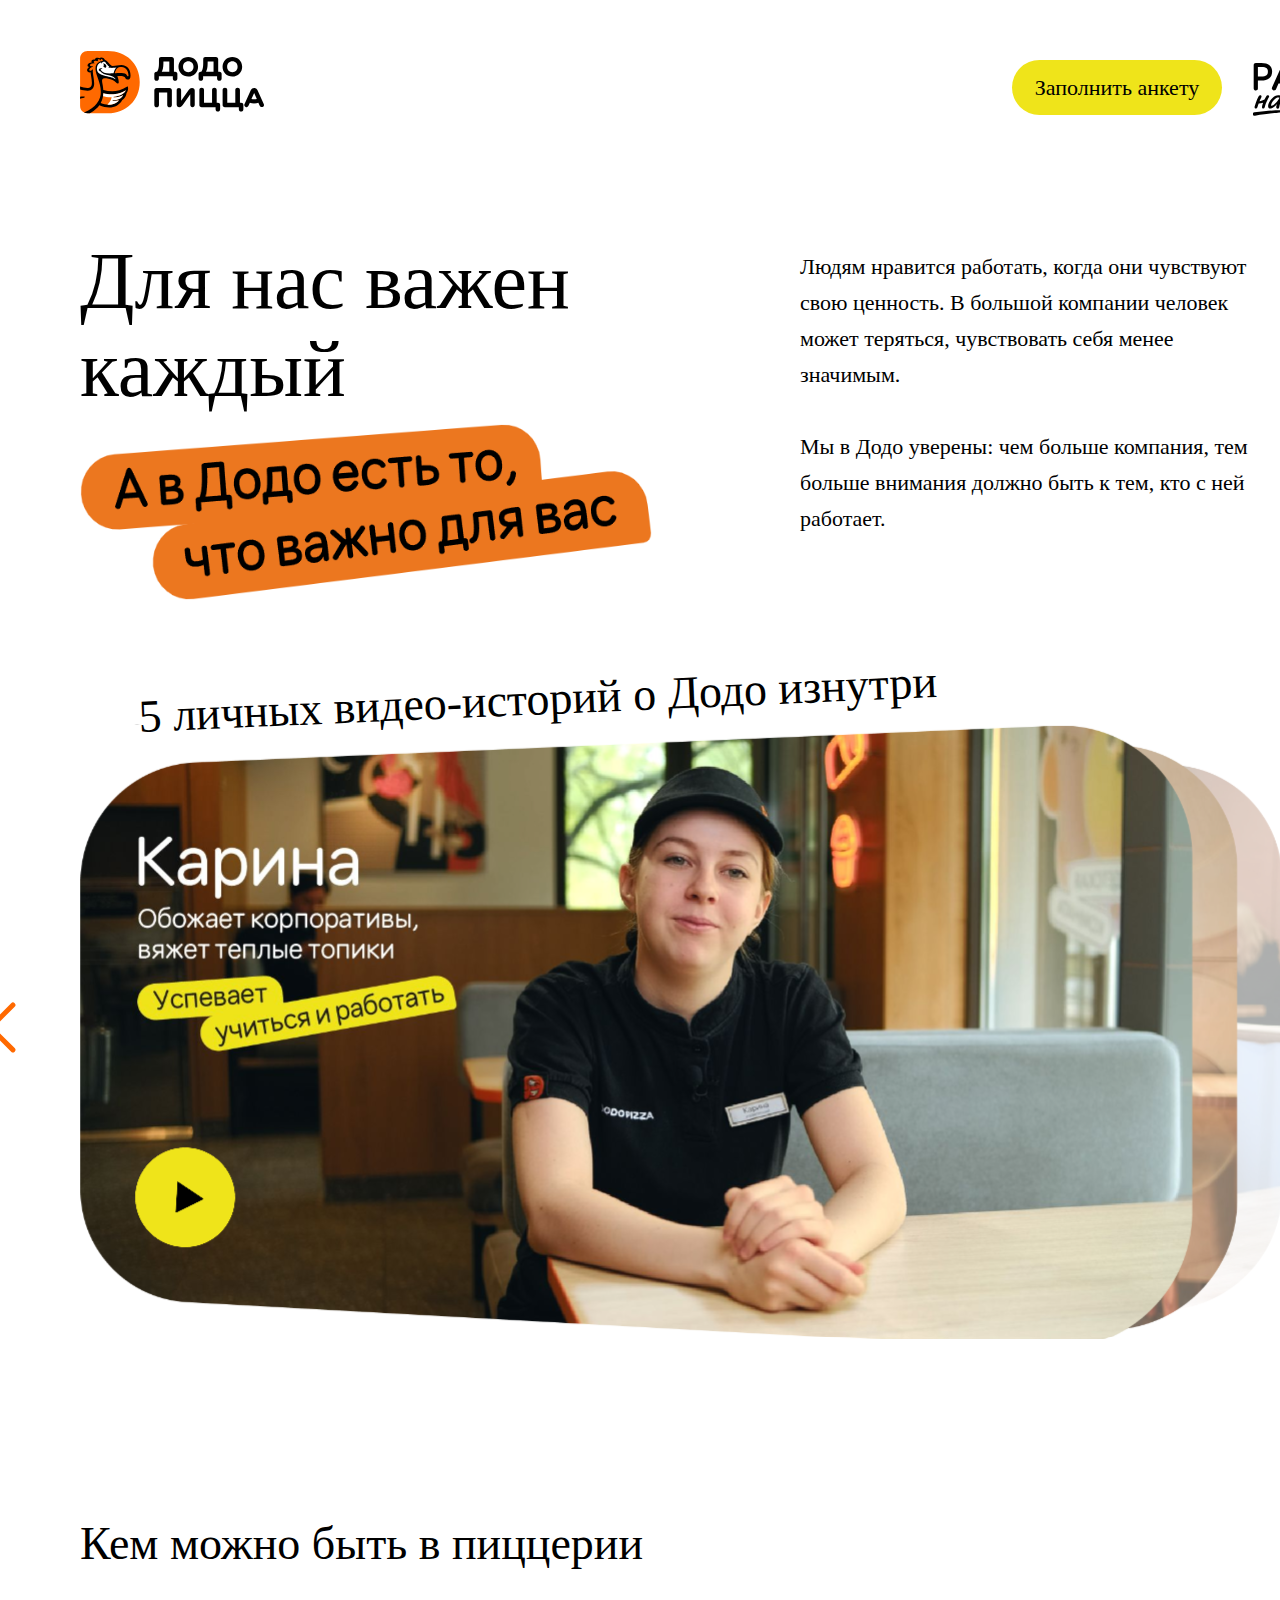
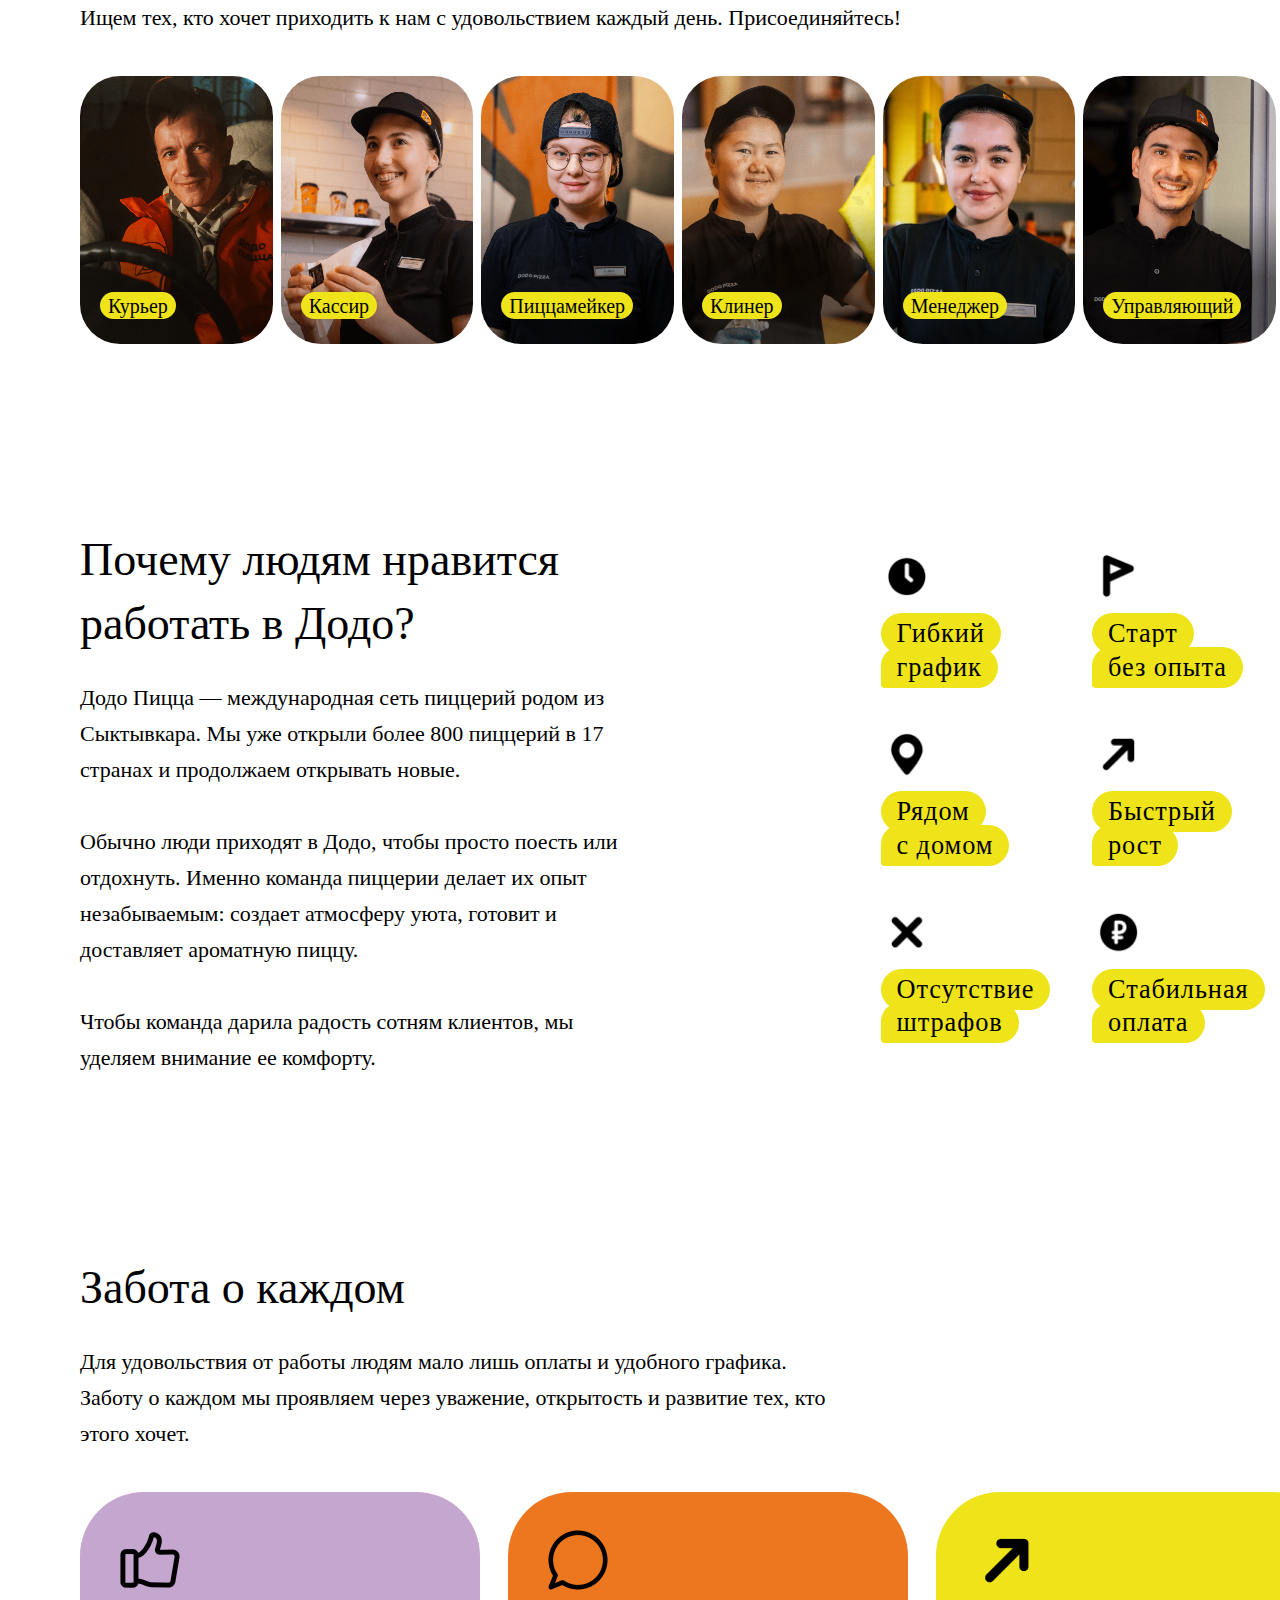
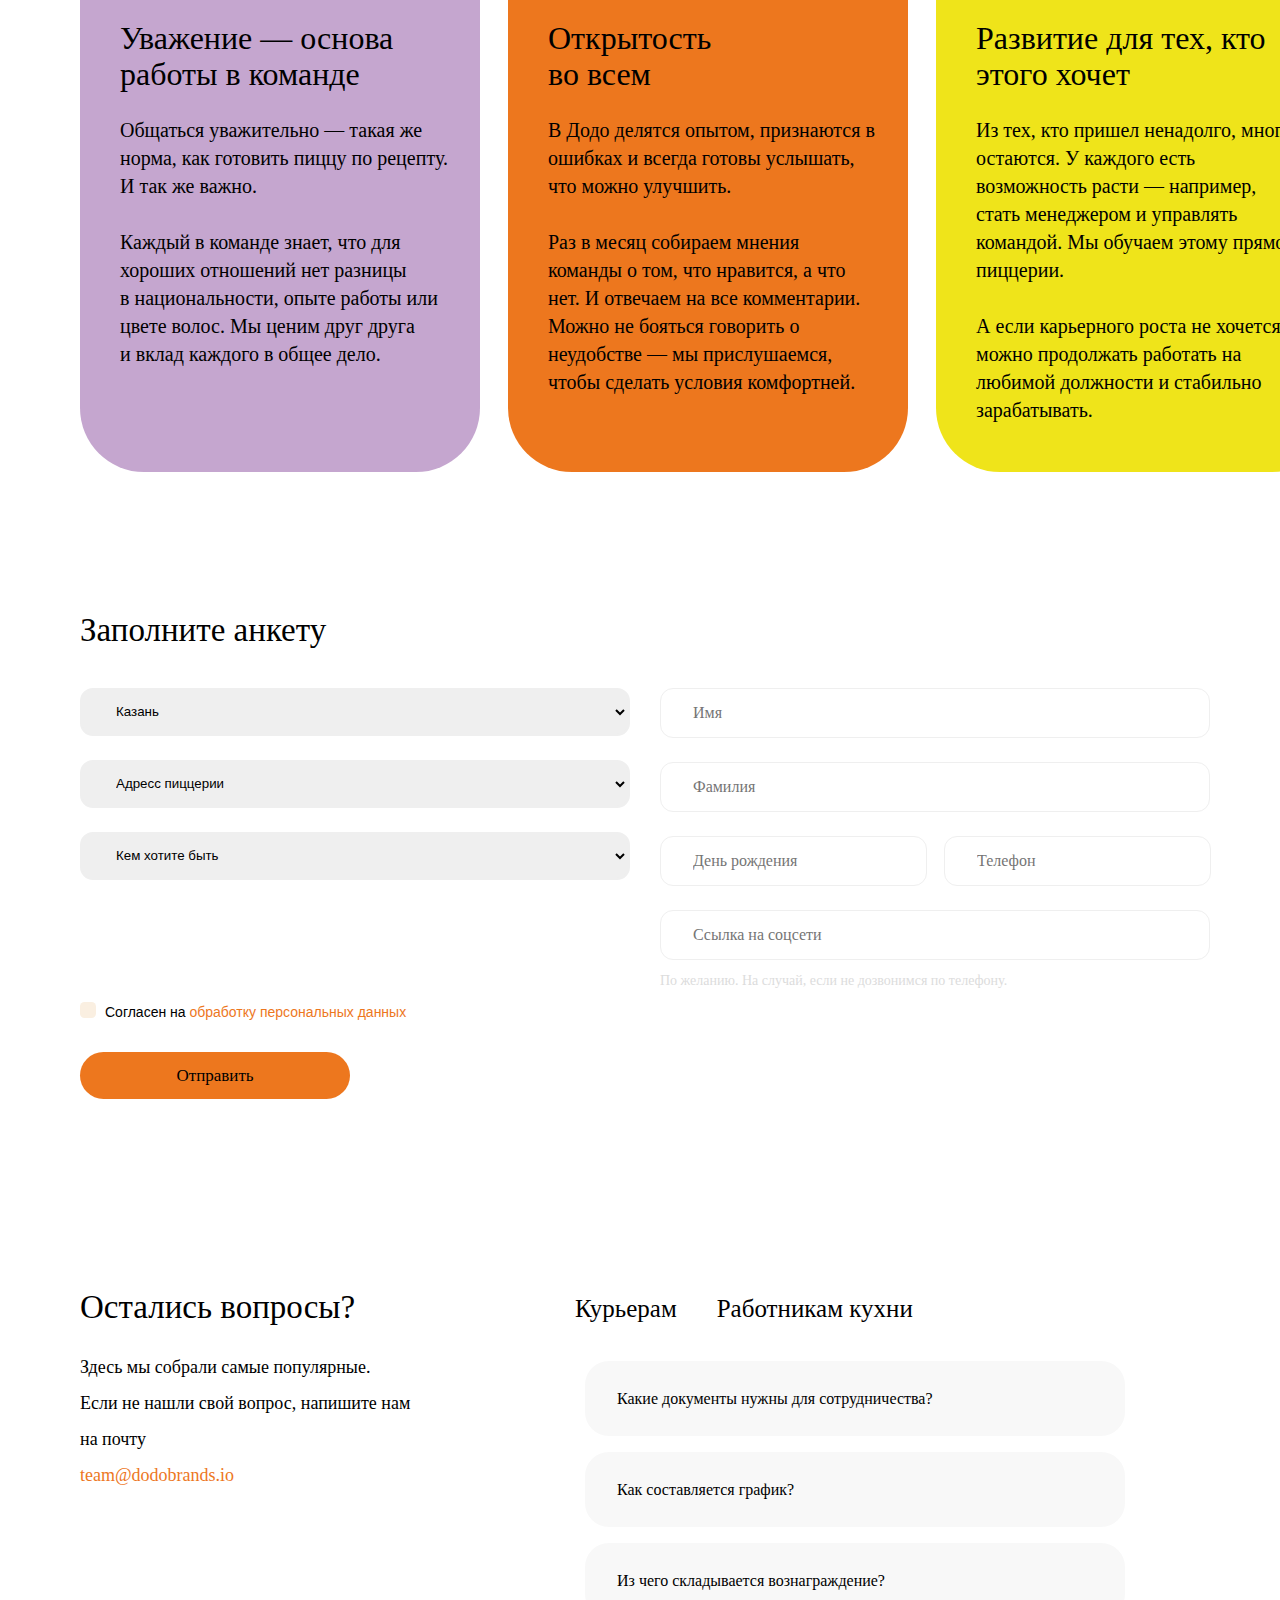
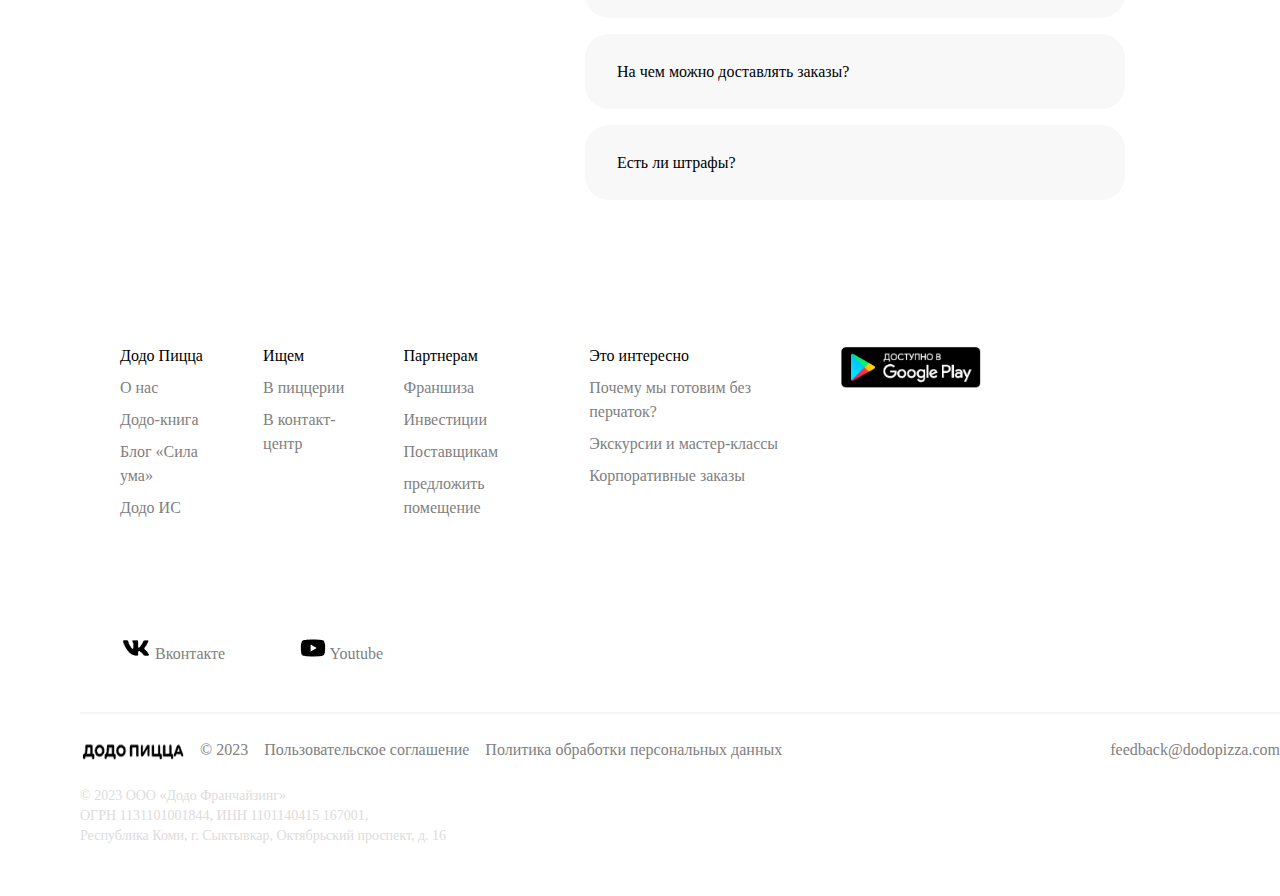
<file: MyHttpServer/static/index.html>
<!DOCTYPE html>
<html>

<head>
    <meta charset="utf-8">
    <title>Работа в Додо Пицце</title>

    <meta data-n-head="ssr" name="viewport" content="width=device-width, initial-scale=1">
    <link href="https://db.onlinewebfonts.com/c/042f08aaf8a34dc8799a18600c3b08fb?family=Dodo+Rounded+Bold"
        rel="stylesheet">
    <link rel="stylesheet" href="./styles/styles.css">
</head>


<body>
    <header>
        <div class="container header-container">

            <div class="header-logo">
                <svg width="184" height="64" viewBox="0 0 184 64" fill="none" xmlns="http://www.w3.org/2000/svg"
                    data-v-1e009ed9>
                    <g clip-path="url(#clip0_335_4486)">
                        <path
                            d="M139.367 21.8302H138.191V9.3698C138.191 8.12696 137.355 7.10193 135.902 7.10193H125.289C124.051 7.10193 123.215 7.94116 123.215 9.40077V12.415C123.215 14.5899 123.184 16.2674 122.813 18.0697C122.442 19.841 121.978 20.928 121.297 21.8292H120.771C119.285 21.8292 118.574 22.7613 118.574 24.0981V28.3861C118.574 29.8467 119.564 30.6849 120.833 30.6849C122.133 30.6849 123.123 29.8457 123.123 28.3861V26.335H137.078V28.3861C137.078 29.8467 138.068 30.6849 139.336 30.6849C140.636 30.6849 141.625 29.8457 141.625 28.3861V24.0981C141.627 22.7623 140.914 21.8302 139.367 21.8302ZM133.55 21.8302H126.031C126.495 20.8361 126.866 19.935 127.176 18.5683C127.485 17.1386 127.61 15.7089 127.64 13.8446L127.671 11.6077H133.55V21.8302Z"
                            fill="currentColor"></path>
                        <path
                            d="M152.364 6.94606C146.826 6.94606 142.556 11.1412 142.556 16.7339C142.556 22.3886 146.826 26.5218 152.364 26.5218C157.903 26.5218 162.173 22.2338 162.173 16.672C162.173 11.0792 157.903 6.94606 152.364 6.94606ZM152.364 22.1409C149.332 22.1409 147.135 19.841 147.135 16.703C147.135 13.6268 149.333 11.327 152.364 11.327C155.428 11.327 157.593 13.6258 157.593 16.703C157.593 19.841 155.52 22.1409 152.364 22.1409Z"
                            fill="currentColor"></path>
                        <path
                            d="M108.27 6.94606C102.732 6.94606 98.4615 11.1412 98.4615 16.7339C98.4615 22.3886 102.732 26.5218 108.27 26.5218C113.809 26.5218 118.079 22.2338 118.079 16.672C118.079 11.0792 113.809 6.94606 108.27 6.94606ZM108.27 22.1409C105.238 22.1409 103.041 19.841 103.041 16.703C103.041 13.6268 105.238 11.327 108.27 11.327C111.333 11.327 113.499 13.6258 113.499 16.703C113.499 19.841 111.426 22.1409 108.27 22.1409Z"
                            fill="currentColor"></path>
                        <path
                            d="M95.1187 21.8302H93.9427V9.3698C93.9427 8.12696 93.107 7.10193 91.6535 7.10193H81.0401C79.8025 7.10193 78.9668 7.94116 78.9668 9.40077V12.415C78.9668 14.5899 78.9359 16.2674 78.5648 18.0697C78.1937 19.841 77.7291 20.928 77.0486 21.8292H76.5234C75.038 21.8292 74.3267 22.7613 74.3267 24.0981V28.3861C74.3267 29.8467 75.3166 30.6849 76.5861 30.6849C77.8854 30.6849 78.8753 29.8457 78.8753 28.3861V26.335H92.8305V28.3861C92.8305 29.8467 93.8204 30.6849 95.0889 30.6849C96.3882 30.6849 97.3781 29.8457 97.3781 28.3861V24.0981C97.377 22.7623 96.6657 21.8302 95.1187 21.8302ZM89.3016 21.8302H81.7823C82.2469 20.8361 82.618 19.935 82.9274 18.5683C83.2368 17.1386 83.3612 15.7089 83.392 13.8446L83.4228 11.6077H89.3016V21.8302Z"
                            fill="currentColor"></path>
                        <path
                            d="M183.74 53.888L177.427 40.0919C176.715 38.5693 175.725 37.9169 174.302 37.9169H174.055C172.569 37.9169 171.58 38.5693 170.868 40.0919L164.556 53.888C163.937 55.2547 164.37 56.4666 165.607 56.9332C166.72 57.3688 167.835 57.12 168.454 55.8152L169.877 52.801C171.146 53.2366 172.724 53.4534 174.209 53.4534C175.787 53.4534 177.18 53.2356 178.355 52.801L179.717 55.7843C180.305 57.089 181.511 57.3378 182.594 56.9332C183.832 56.4666 184.327 55.1928 183.74 53.888ZM174.209 49.3203C173.25 49.3203 172.228 49.1964 171.455 48.9786L174.147 42.9512L176.839 48.9786C176.096 49.1964 175.168 49.3203 174.209 49.3203Z"
                            fill="currentColor"></path>
                        <path
                            d="M161.12 52.6452H159.944V40.0299C159.944 38.5693 158.893 37.7301 157.592 37.7301C156.324 37.7301 155.302 38.5693 155.302 40.0299V52.6452H147.258V40.0299C147.258 38.5693 146.268 37.7301 144.937 37.7301C143.637 37.7301 142.616 38.5693 142.616 40.0299V54.8831C142.616 56.1259 143.452 57.151 144.906 57.151H158.83V59.2021C158.83 60.6627 159.82 61.5009 161.088 61.5009C162.388 61.5009 163.378 60.6617 163.378 59.2021V54.945C163.379 53.4214 162.481 52.6452 161.12 52.6452Z"
                            fill="currentColor"></path>
                        <path
                            d="M137.882 52.6452H136.706V40.0299C136.706 38.5693 135.654 37.7301 134.354 37.7301C133.085 37.7301 132.064 38.5693 132.064 40.0299V52.6452H124.019V40.0299C124.019 38.5693 123.029 37.7301 121.698 37.7301C120.399 37.7301 119.378 38.5693 119.378 40.0299V54.8831C119.378 56.1259 120.214 57.151 121.667 57.151H135.592V59.2021C135.592 60.6627 136.581 61.5009 137.85 61.5009C139.149 61.5009 140.139 60.6617 140.139 59.2021V54.945C140.14 53.4214 139.244 52.6452 137.882 52.6452Z"
                            fill="currentColor"></path>
                        <path
                            d="M112.075 37.9169H111.89C110.529 37.9169 109.631 38.6003 108.672 39.968L101.122 50.719V40.2157C101.122 38.7551 100.194 37.9169 98.9251 37.9169C97.6258 37.9169 96.6667 38.7561 96.6667 40.2157V54.5404C96.6667 56.0939 97.6566 57.151 99.2345 57.151H99.4514C100.906 57.151 101.834 56.4057 102.732 55.0999L110.282 44.3489V54.8511C110.282 56.3117 111.21 57.151 112.509 57.151C113.778 57.151 114.737 56.3117 114.737 54.8511V40.5264C114.737 38.911 113.778 37.9169 112.075 37.9169Z"
                            fill="currentColor"></path>
                        <path
                            d="M89.5483 37.9169H76.6149C75.1295 37.9169 74.3257 38.9419 74.3257 40.1858V55.039C74.3257 56.4996 75.3773 57.3378 76.6776 57.3378C77.9461 57.3378 78.9668 56.4986 78.9668 55.039V42.4227H87.2283V55.0379C87.2283 56.4986 88.249 57.3368 89.5494 57.3368C90.8178 57.3368 91.8704 56.4666 91.8704 55.0059V40.1848C91.8694 38.9419 91.0347 37.9169 89.5483 37.9169Z"
                            fill="currentColor">

                        </path>
                        <path
                            d="M27.8169 0.995098C45.8715 0.995098 59.7373 13.4668 59.7373 31.9763C59.7373 50.5848 45.8715 63.2588 27.8169 63.2588H7.56863C3.47848 63.2588 0.0863037 60.543 0.0863037 55.8163V8.7391C0.0863037 4.01135 3.47848 0.994064 7.56863 0.994064H27.8169V0.995098Z"
                            fill="#FF6900">
                        </path>
                        <path
                            d="M14.1742 33.6186C14.1742 27.8844 12.3465 22.6705 12.9468 19.4044L12.8009 19.2155C10.7214 21.3946 9.3686 20.8186 9.2216 20.1166C8.92556 18.7117 11.3597 16.992 12.7505 16.3943C12.7772 16.3025 12.8132 16.2064 12.8512 16.1094C11.5499 16.3107 10.0213 16.1455 9.96788 15.2103C9.90518 14.1017 12.1214 13.1117 15.0181 13.3574C15.0726 13.311 15.1291 13.2645 15.1857 13.2181C15.0037 13.1448 14.8084 13.0539 14.5648 12.928C13.8165 12.5409 13.6345 11.8978 13.8792 11.4302C14.1475 10.9161 14.9667 10.7159 15.6308 10.7303C16.6731 10.752 17.5602 11.0059 18.2088 11.2702C18.2818 11.2392 18.3558 11.2083 18.4257 11.1814C18.1852 10.9925 17.9755 10.7871 17.8532 10.5765C17.6743 10.2679 17.6301 9.84361 17.9765 9.56903C18.3815 9.248 19.4094 9.13445 20.3387 9.98193C20.5309 10.1564 20.6933 10.3267 20.8403 10.4898C20.9441 10.4702 21.048 10.4495 21.1528 10.433C20.9997 10.1956 20.8773 9.94787 20.8383 9.71768C20.7838 9.40284 20.8866 9.06426 21.2546 8.94452C21.6565 8.81342 22.1653 9.0209 22.4295 9.41419C22.7122 9.83535 22.8859 10.3535 22.9949 10.7221C20.9462 10.9615 15.5126 12.2075 15.5126 18.8026C15.5126 25.2335 20.8331 31.9897 20.8331 41.9582C20.8249 45.5804 20.0293 49.2139 16.7594 53.4462C14.2348 56.7143 10.2238 59.8679 3.96989 62.4568C5.04203 62.9822 6.26938 63.2588 7.56869 63.2588H9.81677C14.9904 60.3809 17.5581 57.7425 19.3375 55.2671C22.8068 56.8196 26.1445 57.4865 29.1522 57.4865C34.7914 57.4865 39.598 54.8779 42.1041 50.2256C44.6832 48.671 46.3937 45.4751 46.5016 43.1917C48.1083 41.1623 48.4054 38.6003 47.912 36.8712C47.7938 36.4594 47.4607 36.447 46.883 36.8C41.8019 39.8596 36.8812 41.3161 32.1856 41.3161C29.3383 41.3161 26.4179 40.8619 23.3104 39.9587C23.0884 36.6142 22.4048 33.8095 22.1499 32.1094C21.7871 29.8643 22.3031 28.2034 24.7568 28.2034C26.5567 28.2034 29.8872 28.6627 32.5485 29.8777C35.1841 31.0813 36.7527 33.4503 37.8485 33.4503C38.2936 33.4503 38.7613 33.1726 38.7613 32.2271C38.7613 30.3112 38.0808 27.2268 37.2348 26.1275C39.7008 25.9861 41.6601 26.0119 42.762 26.1368C45.0584 26.5373 45.1664 27.6945 45.6187 28.449C46.0709 29.2036 46.8378 29.5319 47.7598 29.5319C49.4672 29.5319 50.5322 28.6472 50.5322 25.4545C50.5322 18.4413 46.1234 15.0421 41.4997 15.0421C37.7036 15.0421 36.2377 15.8803 32.6328 15.8803C30.0753 15.8803 27.9567 10.655 25.0507 9.96851C23.7669 7.10193 20.8886 6.77884 19.1155 8.21884C17.5057 7.2351 14.9883 7.76568 14.8845 9.58142C13.0321 9.00542 10.6401 10.0088 11.6712 12.4532C7.14209 12.5822 6.29713 16.6039 9.37065 17.0529C5.41414 19.3012 7.22227 23.1845 10.5425 22.3587C10.7769 25.1169 11.8901 29.5701 11.8901 32.6452C11.8901 36.9218 9.95863 37.9148 7.31787 37.9148C5.23117 37.9148 2.16793 37.1541 0.0925293 36.5595V39.5417C2.1926 40.0661 5.34218 40.7391 7.7054 40.7391C11.8654 40.7401 14.1742 38.2885 14.1742 33.6186ZM23.3505 43.3063C26.201 44.1012 30.1411 44.5254 33.4099 44.2952C39.155 43.8906 43.4682 41.7425 45.8962 40.1786C44.4376 43.8782 38.9669 46.176 33.6628 46.8263C33.6288 47.0957 33.5888 47.359 33.5404 47.6129C37.5196 47.4003 41.2983 46.1017 43.0108 44.9156C42.0312 48.5543 37.1639 50.017 32.7458 50.2276C32.6215 50.5135 32.4899 50.783 32.3542 51.039C34.9271 51.0854 37.3911 50.6065 38.859 50.1419C37.5381 52.6741 32.9792 54.6746 28.336 54.6746C26.054 54.6746 23.2066 54.2276 20.7355 53.0467C22.521 49.7662 23.2087 46.4041 23.3505 43.3063ZM34.8428 22.7933C35.4688 20.9197 36.0126 19.5066 37.0282 18.4289C38.0983 17.2934 39.2866 16.9383 41.8955 16.9383C45.4984 16.9383 48.5082 20.5956 48.5082 25.7074C48.5082 26.4671 47.4926 26.4619 47.1667 25.7672C45.9414 23.5943 44.2813 23.2815 41.6663 23.0885C39.7368 22.975 37.4096 23.1391 35.29 23.2299C34.8942 23.2506 34.7832 22.9729 34.8428 22.7933Z"
                            fill="#000">
                        </path>
                        <path
                            d="M0.0863037 48.6369C2.26347 48.2023 4.40568 47.7997 4.40568 47.7997L4.67911 46.6209C3.6964 46.5714 1.74744 46.5941 0.0863037 46.6395V48.6369Z"
                            fill="#000">
                        </path>
                        <path
                            d="M23.551 13.439C24.3116 13.1819 25.4043 13.9355 25.9892 15.1164C26.5741 16.2973 26.4302 17.4679 25.6695 17.7197C24.915 17.9881 23.8275 17.2346 23.2395 16.0475C23.1603 15.8875 23.0976 15.7285 23.0452 15.5716L23.1778 15.5345C23.4214 15.7667 23.7123 15.8307 23.9066 15.7058C24.1739 15.5293 24.1461 15.0607 23.92 14.656C23.7586 14.3247 23.3855 13.9778 23.0771 14.0036L23.0236 13.9334C23.1388 13.697 23.3135 13.5216 23.551 13.439ZM28.8828 25.3223C25.4763 24.5708 21.748 23.5778 19.7599 20.6431C19.7229 20.5884 19.6551 20.5636 19.5914 20.5822C19.5287 20.5997 19.4834 20.6576 19.4803 20.7236C19.4732 20.8836 19.4947 21.0591 19.5307 21.2336L19.2614 21.3357C18.7372 20.5946 18.6302 19.6945 19.1504 19.0472C19.8987 18.1161 21.417 18.2111 22.3236 18.7861L22.2085 19.0369C21.7223 18.9554 21.2587 18.9554 20.8968 19.1763C20.5895 19.3641 20.5473 19.6428 20.7365 19.9959C22.3873 23.0772 27.1878 23.7461 32.8918 23.3001C33.4808 23.2537 33.6165 22.9874 33.6925 22.7025C34.188 20.7185 35.0864 18.9492 36.4238 17.601C35.3835 17.7476 34.4162 17.7806 33.5723 17.8271C30.6262 18.0139 28.9414 17.6258 28.4151 17.2036L28.5107 16.9466C28.8243 17.055 29.1501 17.0797 29.2169 16.9868C29.3084 16.8619 29.2385 16.7835 29.0946 16.6565C28.5354 16.1301 26.0221 13.5432 26.0273 13.5577C25.7559 11.3703 22.5837 11.2908 21.3193 13.4431L20.8896 13.3275C21.015 12.8557 21.2032 12.4707 21.3779 12.191C18.7289 12.7917 17.222 15.1794 16.9485 17.4854C15.7746 27.3982 30.7455 25.1076 35.0248 29.0777C35.106 29.1417 35.3095 29.4328 35.4555 29.249C35.622 28.7092 33.7367 26.401 28.8828 25.3223Z"
                            fill="#fff">
                        </path>
                        <path
                            d="M45.892 40.1724C43.4651 41.7352 39.1478 43.8865 33.4057 44.2911C30.139 44.5213 26.1938 44.095 23.3454 43.3001C23.3012 44.2539 23.2056 45.2387 23.0421 46.2328C24.6477 46.6467 27.5064 47.1938 31.6305 47.3115C31.4465 48.4253 30.3209 52.2044 27.4386 54.6478C32.6923 54.8687 37.4527 52.8176 38.8528 50.1357C37.3849 50.6003 34.9199 51.0792 32.348 51.0328C32.4837 50.7778 32.6153 50.5074 32.7396 50.2214C37.1556 50.0119 42.025 48.5461 43.0046 44.9094C41.292 46.0945 37.5103 47.3941 33.5342 47.6067C33.5825 47.3528 33.6226 47.0906 33.6566 46.8201C38.9597 46.1708 44.4344 43.8689 45.892 40.1724Z"
                            fill="#fff">
                        </path>
                    </g>
                </svg>
            </div>

            <div class="header-right">

                <div class="header-right-button">
                    <button class="header-button">Заполнить анкету</button>
                </div>

                <div class="header-right-work">
                    <svg id="team" version="1.1" xmlns="http://www.w3.org/2000/svg"
                        xmlns:xlink="http://www.w3.org/1999/xlink" x="0px" y="0px" viewBox="0 0 143 64"
                        enable-background="new 0 0 143 64" xml:space="preserve" data-v-098dde30="" data-v-1e009ed9="">
                        <g id="logo2" clip-path="url(#clip0_1026_674)" data-v-098dde30="">
                            <mask id="mask0_1026_674" maskUnits="userSpaceOnUse" x="0" y="0" width="143" height="64"
                                style="mask-type: alpha;" data-v-098dde30="">
                                <path id="vector" fill-rule="evenodd" clip-rule="evenodd"
                                    d="M19.5909 27.254C19.8769 27.7286 20.263 28.0738 20.7492 28.2751C21.2211 28.4764 21.7359 28.5052 22.2936 28.3326C22.8227 28.16 23.2517 27.7717 23.5377 27.1677L26.0116 21.5875H38.1523L40.5976 27.1102C40.9122 27.7286 41.2983 28.1313 41.8417 28.3039C42.3708 28.4764 42.8856 28.4764 43.3575 28.2751C43.8294 28.0738 44.2298 27.743 44.5158 27.254C44.8018 26.7794 44.8304 26.2329 44.573 25.6144L34.0339 1.81218C33.8051 1.28005 33.5334 0.848585 33.1616 0.589708C32.7898 0.330832 32.4323 0.187012 32.0605 0.187012C31.6887 0.187012 31.3312 0.330832 30.988 0.589708C30.6448 0.848585 30.3731 1.2369 30.1443 1.78342L19.5051 25.5713C19.2906 26.2329 19.3049 26.7938 19.5909 27.254ZM27.7848 17.5893L32.0891 7.91016L36.3648 17.5893H27.7848ZM1.85877 27.9299C2.31637 28.2751 2.78827 28.4333 3.28877 28.4333C3.78927 28.4333 4.30407 28.2607 4.71877 27.9299C5.14777 27.5847 5.39087 27.0814 5.39087 26.4054V18.6104H8.62267C10.3673 18.6104 11.9403 18.409 13.2988 18.0207C14.6573 17.618 15.8013 17.0283 16.7594 16.2661C17.6889 15.5038 18.4182 14.5403 18.9044 13.4041C19.3763 12.2679 19.6337 10.9735 19.6337 9.4634C19.6337 8.12587 19.4049 6.97531 18.9616 5.92542C18.504 4.87553 17.8319 3.99823 16.931 3.26475C16.0301 2.53126 14.9004 1.95598 13.5276 1.56767C12.1834 1.16497 10.5818 0.963623 8.75137 0.963623H3.28877C2.73107 0.963623 2.21627 1.16497 1.80157 1.55329C1.37257 1.95598 1.18667 2.43059 1.18667 2.96272V26.4054C1.17237 27.0814 1.40117 27.5847 1.85877 27.9299ZM8.75137 4.99059C10.1528 4.99059 11.3111 5.10564 12.1548 5.36452C13.0271 5.59463 13.6992 5.92542 14.1854 6.32812C14.6573 6.75958 15.0005 7.20542 15.1435 7.73755C15.3151 8.26969 15.4009 8.84497 15.4009 9.4634C15.4009 10.2832 15.2865 11.0167 15.0863 11.6495C14.8861 12.2679 14.5286 12.8144 13.9852 13.2603C13.4847 13.6917 12.7697 14.0225 11.8974 14.2526C11.0251 14.4827 9.92397 14.5978 8.63697 14.5978H5.40517V4.99059H8.75137ZM56.485 28.1311H51.2655C50.7078 28.1311 50.2073 27.9298 49.7926 27.5702C49.3779 27.1819 49.1777 26.6929 49.1777 26.1608V3.04891C49.1777 2.51677 49.3636 2.04216 49.7926 1.63947C50.2073 1.25115 50.7221 1.0498 51.2798 1.0498H63.2775C64.0068 1.0498 64.5359 1.23677 64.8791 1.66823C65.208 2.08531 65.3796 2.54553 65.3796 3.04891C65.3796 3.55228 65.2223 3.99812 64.8791 4.42958C64.5216 4.84666 64.0068 5.04801 63.2775 5.04801H53.3962V11.3329H56.6566C58.1009 11.3329 59.4451 11.4768 60.7464 11.7644C62.0334 12.052 63.1631 12.5123 64.1212 13.1307C65.065 13.7491 65.8658 14.5689 66.4235 15.6188C66.9812 16.6687 67.2672 17.9487 67.2672 19.5019C67.2672 20.7388 67.0527 21.9325 66.6237 22.9824C66.1947 24.0323 65.5512 24.9671 64.6789 25.7293C63.8352 26.4916 62.7055 27.0813 61.3327 27.5127C59.9456 27.9298 58.344 28.1311 56.485 28.1311ZM59.7311 15.6476C58.8874 15.475 57.8721 15.3887 56.6566 15.3887H53.3962V24.061H56.4993C57.8721 24.061 59.0018 23.946 59.8455 23.6871C60.6892 23.4282 61.3327 23.1262 61.7903 22.6947C62.2765 22.3064 62.5768 21.8174 62.7484 21.2565C62.92 20.6956 63.0058 20.0916 63.0058 19.4732C63.0058 18.7972 62.8914 18.1932 62.6912 17.6898C62.491 17.172 62.1478 16.755 61.6759 16.4098C61.2183 16.079 60.5462 15.8201 59.7311 15.6476ZM74.7889 24.4207C75.9758 25.672 77.4058 26.6643 79.0646 27.369C80.752 28.1025 82.6396 28.4477 84.7274 28.4477C86.8438 28.4477 88.7314 28.0738 90.3902 27.369C92.049 26.6356 93.4933 25.672 94.6659 24.4207C95.8528 23.1695 96.7537 21.7025 97.3686 20.0054C97.9835 18.3084 98.3267 16.4675 98.3267 14.5403C98.3267 12.6131 98.0121 10.8009 97.3686 9.10387C96.7537 7.40679 95.8242 5.92544 94.6659 4.68859C93.479 3.43735 92.0776 2.44499 90.3902 1.74027C88.7314 1.00679 86.8152 0.661621 84.7274 0.661621C82.611 0.661621 80.7234 1.03555 79.0646 1.74027C77.4058 2.47376 75.9615 3.43735 74.7889 4.68859C73.602 5.93982 72.7011 7.40679 72.0862 9.10387C71.4713 10.8009 71.1567 12.6418 71.1567 14.569C71.1567 16.4962 71.4713 18.3084 72.0862 20.0054C72.7011 21.7025 73.602 23.1695 74.7889 24.4207ZM76.0473 10.427C76.5049 9.20454 77.1198 8.18342 77.9349 7.30612C78.75 6.45758 79.7367 5.81039 80.895 5.35016C82.0533 4.88994 83.3403 4.67421 84.7274 4.67421C86.1288 4.67421 87.4301 4.90432 88.5884 5.35016C89.7467 5.81039 90.7334 6.45758 91.5199 7.30612C92.335 8.15466 92.9499 9.20454 93.4075 10.427C93.8651 11.6495 94.0796 13.0014 94.0796 14.5403C94.0796 16.0935 93.8508 17.4598 93.4075 18.6679C92.9499 19.8904 92.335 20.9115 91.5199 21.7888C90.7048 22.6374 89.7181 23.2845 88.5598 23.7448C87.4015 24.205 86.1431 24.4207 84.6988 24.4207C83.326 24.4207 82.0247 24.1906 80.8664 23.7448C79.7081 23.2845 78.7214 22.6374 77.9063 21.7888C77.0912 20.9403 76.4763 19.8904 76.0187 18.6679C75.5611 17.4454 75.3466 16.0935 75.3466 14.5547C75.4038 13.0014 75.6326 11.6207 76.0473 10.427ZM107.422 5.0194H101.373C100.658 5.0194 100.129 4.81805 99.7713 4.40097C99.4138 4.01266 99.2422 3.52367 99.2422 3.0203C99.2422 2.48816 99.3995 2.04232 99.7713 1.61086C100.1 1.19378 100.644 0.992432 101.373 0.992432H117.818C118.547 0.992432 119.076 1.1794 119.419 1.61086C119.748 2.02794 119.92 2.51693 119.92 3.0203C119.92 3.52367 119.763 3.96951 119.419 4.40097C119.062 4.81805 118.547 5.0194 117.818 5.0194H111.683V26.4055C111.683 27.0814 111.469 27.5848 111.011 27.93C110.568 28.2607 110.082 28.4333 109.552 28.4333C109.023 28.4333 108.551 28.2751 108.094 27.93C107.651 27.5992 107.422 27.0814 107.422 26.4055V5.0194ZM117.189 27.254C117.475 27.7286 117.861 28.0738 118.347 28.2751C118.819 28.4764 119.334 28.5052 119.891 28.3326C120.42 28.16 120.849 27.7717 121.135 27.1677L123.609 21.5875H135.75L138.195 27.1102C138.51 27.7286 138.896 28.1313 139.439 28.3039C139.969 28.4764 140.483 28.4764 140.955 28.2751C141.427 28.0738 141.828 27.743 142.114 27.254C142.4 26.7794 142.428 26.2329 142.171 25.6144L131.646 1.81218C131.417 1.28005 131.145 0.848585 130.774 0.589708C130.402 0.330832 130.044 0.187012 129.673 0.187012C129.301 0.187012 128.943 0.330832 128.6 0.589708C128.257 0.848585 127.985 1.2369 127.756 1.78342L117.117 25.5713C116.888 26.2329 116.917 26.7938 117.189 27.254ZM125.383 17.5893L129.701 7.91016L133.977 17.5893H125.383ZM1.95917 50.3659C13.0274 48.8414 22.8658 48.3236 26.927 48.2805C29.7441 48.1942 29.2865 50.4378 27.5276 50.6248C26.964 50.6798 26.2455 50.7403 25.3809 50.8132C21.0459 51.1787 13.0394 51.8536 2.48827 53.6881C-0.414633 54.2203 -1.01523 50.7686 1.95917 50.3659ZM5.46799 43.6141C5.68565 42.9736 5.92819 42.2598 6.19208 41.5066C7.72218 41.4922 9.30948 41.147 10.6251 40.7156C10.0245 42.2257 9.53828 43.7646 9.48108 45.0014C9.40958 47.2738 11.8978 46.8567 12.1981 45.3466C12.4555 44.1673 13.0275 42.125 13.9999 39.9246C14.9723 37.8104 16.0019 35.8401 16.5167 34.9196C17.3032 33.5246 14.7435 32.4603 13.9141 33.8985C13.5137 34.5888 12.7701 35.9551 12.0122 37.5372C10.7109 38.2706 8.62308 39.0473 6.99288 39.2774C7.50768 37.9686 8.07968 36.6167 8.75178 35.3799C9.92438 33.1794 7.13588 32.3165 6.03478 34.4019C5.06238 36.2572 4.23298 38.2706 3.54658 40.1547C2.90308 41.8518 2.45978 43.4482 2.15948 44.5412C1.54458 46.8423 4.21868 47.3313 4.89078 45.2891C5.05562 44.8278 5.24928 44.2578 5.46799 43.6141ZM24.4672 42.0675C22.1363 44.9151 19.7768 46.6122 17.9607 46.6122C16.259 46.6122 15.5869 45.476 15.5869 43.9084C15.5869 41.6648 17.3887 38.3426 19.7625 36.1421C21.8932 34.1718 24.8962 32.4603 28.0422 33.7547C28.9002 32.5322 31.1882 33.5246 30.416 34.8909C29.3578 36.7462 27.0984 42.1538 26.7981 44.9583C26.4978 47.4895 23.3804 47.3026 23.7522 44.6131C23.8523 44.0091 24.1097 43.103 24.4672 42.0675ZM27.0269 35.7826C25.5254 35.2217 23.8666 35.5237 21.693 37.6378C19.6195 39.6801 18.6042 41.9093 18.6042 43.1318C18.6042 43.4769 18.6328 43.8509 19.1619 43.8509C20.6348 43.8509 24.4529 40.543 26.7695 36.3291C26.8553 36.1421 26.9411 35.9551 27.0269 35.7826ZM47.1472 33.3231C44.4159 33.3231 41.4129 35.9694 38.51 40.3415C39.2822 38.4863 39.9543 36.9042 40.4834 35.7105C41.3843 33.6251 38.4814 32.2588 37.5519 34.3442C35.7445 38.4365 32.7027 47.3375 30.5453 53.6504C29.8031 55.812 29.1086 57.9983 28.2855 60.1312C27.4561 62.2454 30.6164 63.4678 31.4172 61.3393C31.8635 60.217 32.8581 57.3109 34.0654 53.7832C34.2505 53.2423 34.4407 52.6864 34.6347 52.1204C38.5529 53.8031 42.514 51.2863 45.1166 48.4962C48.091 45.3177 50.4648 40.7011 50.4219 37.4364C50.379 35.3222 49.5925 33.3231 47.1472 33.3231ZM42.6713 46.1519C40.2546 48.7263 37.5519 50.1213 35.6643 49.3015C35.6617 49.3015 35.6591 49.3011 35.6564 49.3003L35.6509 49.2984L35.6455 49.2962C35.6357 49.2921 35.6238 49.2872 35.6071 49.2872C35.6929 49.0427 35.7787 48.7838 35.8645 48.5249C39.4395 40.9887 44.2872 36.7317 46.1176 36.7317C46.7611 36.7317 46.947 37.2206 46.947 37.911C46.9184 39.9388 45.3025 43.3186 42.6713 46.1519ZM55.2552 37.5226C57.915 34.675 61.6902 32.115 65.637 34.0278C66.7381 32.3595 69.4837 33.8265 68.5256 35.768C67.21 38.4575 63.8209 47.0579 63.4491 51.0705C63.2632 53.2997 59.8026 53.0408 60.1029 50.7685C60.2602 49.5748 60.7321 47.7339 61.347 45.6916C58.344 50.0638 55.2695 52.7101 52.9529 52.7101C50.8508 52.7101 49.9785 51.0849 49.9785 48.7694C49.9785 45.519 52.2808 40.7011 55.2552 37.5226ZM53.482 48.3235C53.482 48.8125 53.5678 49.3015 54.2399 49.3015C56.0846 49.3015 60.7607 44.8287 64.1355 37.3788C64.207 37.2206 64.2928 36.9905 64.3786 36.7604C64.3715 36.7532 64.3643 36.7496 64.3572 36.746C64.35 36.7424 64.3429 36.7388 64.3357 36.7316C62.4481 35.8975 60.3746 36.6597 57.629 39.7662C55.0264 42.6858 53.482 46.2813 53.482 48.3235ZM85.1136 36.2715C85.1136 34.3012 83.5692 33.1218 80.8951 33.1218C76.3763 33.1218 71.5143 37.2495 69.4122 43.1892C68.6543 45.3465 68.2396 47.547 68.5828 49.3304C69.0404 51.4445 70.5419 52.7821 72.9443 52.7821C77.3916 52.7821 82.4681 48.9996 82.4681 44.5699C82.4681 43.4194 82.082 42.3407 81.2955 41.6072C83.4262 40.169 85.1136 38.3281 85.1136 36.2715ZM78.7501 44.3398C78.7501 46.7704 76.076 49.4886 73.4019 49.5317C72.3866 49.5317 71.9004 48.7407 71.9004 47.7483C71.9004 47.0868 72.0577 46.1088 72.4867 44.7425C72.93 44.9007 73.5878 44.9151 74.4172 44.7281C75.361 44.5124 76.791 44.0234 78.3068 43.3043C78.5356 43.5056 78.7501 43.822 78.7501 44.3398ZM80.7092 38.4288C78.793 40.356 75.8901 41.751 73.359 42.5996C75.0035 39.3492 77.935 36.0845 80.5519 36.0845C81.2669 36.0845 81.5243 36.4297 81.5243 36.8468C81.5386 37.3358 81.2383 37.8967 80.7092 38.4288ZM99.4278 34.2723C100.443 32.23 103.446 33.7401 102.474 35.7824C101.83 37.1055 100.515 39.9388 99.3134 43.0741C98.0693 46.2093 97.2113 49.2008 97.2828 50.8691C97.3543 53.1415 94.0081 53.2997 93.8937 51.0273C93.765 48.9851 94.5229 46.2237 95.4524 43.635C93.8079 44.2678 91.7916 44.7999 89.8611 44.843C89.4846 46.1078 89.1364 47.3026 88.8257 48.3691L88.8247 48.3726C88.475 49.5724 88.1728 50.6097 87.9306 51.4012C87.2585 53.5586 84.0267 52.5374 84.6988 50.3801C84.8841 49.7719 85.0984 49.0218 85.3425 48.1671L85.3435 48.1636L85.3438 48.1626C85.7402 46.7747 86.2153 45.1116 86.7723 43.3329C87.7161 40.3846 88.8744 37.1199 90.2329 34.2866C91.2053 32.2444 94.2512 33.7545 93.2788 35.7968C92.335 37.6952 91.5056 39.8381 90.7906 41.9235C92.9071 41.5064 95.6383 40.2983 97.2113 39.1909C98.1122 37.0624 98.9416 35.2502 99.4278 34.2723ZM123.638 35.7825C124.653 33.7402 121.793 32.4171 120.621 34.2724C120.363 34.6895 120.034 35.236 119.691 35.8975C117.732 37.9542 114.143 39.7375 111.983 40.471C111.526 40.2409 110.997 40.1115 110.382 40.1115C109.667 40.1115 108.895 40.2553 108.265 40.5429C109.038 38.9465 109.896 37.3933 110.754 35.9119C111.883 33.9416 108.952 32.2445 107.822 34.1717C105.563 38.0692 102.288 45.0014 102.288 49.129C102.288 51.0993 103.189 52.7964 105.563 52.7964C109.667 52.7964 113.914 48.1798 113.914 44.0809C113.914 43.5344 113.828 43.0023 113.671 42.5277C114.815 42.1106 116.145 41.5353 117.446 40.8018C117.332 41.0892 117.217 41.3773 117.117 41.6647C115.987 44.6993 114.901 48.2949 115.044 51.0131C115.158 53.2854 118.547 53.1272 118.433 50.8549C118.318 48.9277 119.148 45.8931 120.32 42.8297C121.142 40.5675 122.25 38.4533 123.02 36.9847C123.268 36.5113 123.481 36.105 123.638 35.7825ZM106.392 49.8337C105.334 49.8337 105.606 48.0504 105.935 46.7991C106.278 45.4041 106.735 44.0378 107.293 42.7002C107.55 42.9304 108.008 43.0454 108.68 43.0454C109.695 43.0454 110.368 43.6495 110.368 44.5555C110.339 46.756 108.08 49.8337 106.392 49.8337ZM131.846 39.9389C135.063 37.12 137.966 34.7758 139.525 33.654C141.37 32.3308 143.472 35.4086 141.627 36.7029C139.94 37.9254 136.522 40.4998 132.89 43.5488C133.819 46.454 134.806 48.9277 135.492 50.3803C136.508 52.4225 133.419 53.9038 132.446 51.8185C131.817 50.4953 130.974 48.4099 130.13 45.9506C127.885 47.9497 125.697 50.0495 123.938 52.0486C122.436 53.76 120.091 51.6315 121.564 49.9344C123.709 47.5182 126.383 44.9007 129.029 42.4701C128.385 40.2122 127.813 37.8104 127.441 35.4373C127.098 33.2081 130.444 32.676 130.788 34.9052C131.045 36.5735 131.417 38.285 131.846 39.9389Z"
                                    fill="currentColor" data-v-098dde30=""></path>
                            </mask>
                            <g mask="url(#mask0_1026_674)" data-v-098dde30="">
                                <rect id="cogBig" y="-4" width="2300" height="64" fill="url(#paint0_linear_1026_674)"
                                    data-v-098dde30=""></rect>
                            </g>
                        </g>
                        <defs data-v-098dde30="">
                            <linearGradient id="paint0_linear_1026_674" x1="188.35" y1="-193.5" x2="1123.67"
                                y2="44.5709" gradientUnits="userSpaceOnUse" data-v-098dde30="">
                                <stop offset="0%" stop-color="currentColor" data-v-098dde30=""></stop>
                                <stop offset="87%" stop-color="#ed771e" data-v-098dde30=""></stop>
                                <stop offset="100%" stop-color="currentColor" data-v-098dde30=""></stop>
                            </linearGradient>
                        </defs>
                    </svg>
                </div>

            </div>
        </div>
    </header>


    <main>
        <section class="heroes container">
                <div class="heroes-left">
                    <h1 class="heroes-title">Для нас важен каждый</h1>

                    <img src="./images/Снимок экрана 2023-09-06 134349.png" alt="heroes image" class="heroes-image">
                </div>

                <p class="heroes-description">
                    Людям нравится работать, когда они чувствуют свою ценность. В большой компании человек может
                    теряться,
                    чувствовать себя менее значимым.
                    <br>
                    <br>
                    Мы в Додо уверены: чем больше компания, тем больше внимания должно быть к тем, кто с ней работает.
                </p>

        </section>

        <div class="heroes-bottom container">
            <h2 class="hero-title">5 личных видео-историй о Додо изнутри </h2>
            <div class="heroes-slides">
                <img src="./images/Снимок экрана 2023-09-13 221801.png" alt="slides" class="heroes-slide-image">
            </div>
            <div class="heroes-buttons">
                <div class="arrow-button">
                    <button type="button" class="arrow-button arrow-button-first">
                        <svg width="22" height="40" viewBox="0 0 22 40" fill="none" xmlns="http://www.w3.org/2000/svg">
                            <path d="M20 2L2 20L20 38" stroke="#FF6900" stroke-width="4" stroke-linecap="round" stroke-linejoin="round"></path>
                        </svg>
                    </button> 
                    <button type="button" class="arrow-button arrow-button-second">
                        <svg width="22" height="40" viewBox="0 0 22 40" fill="none" xmlns="http://www.w3.org/2000/svg">
                            <path d="M20 2L2 20L20 38" stroke="#FF6900" stroke-width="4" stroke-linecap="round" stroke-linejoin="round"></path>
                        </svg>
                    </button>
                </div>
            </div>
        </div>

        <div class="container positions">
            <h2 class="position-title">Кем можно быть в пиццерии</h2>
            <p class="position-description">Ищем тех, кто хочет приходить к нам с удовольствием каждый день.
                Присоединяйтесь!</p>

            <div class="vacancies">
                <div class="vacancy-card courier">
                    <img src="./images/pos1_805a0ff652.png" alt="courier" class="card-image">
                    <div class="card-info">
                        <h3 class="role">Курьер</h3>
                    </div>
                    
                </div>
                <div class="vacancy-card cashier">
                    <img src="./images/pos3_dac3f8e2ff.png" alt="cashier" class="card-image">
                    <div class="card-info">
                        <h3 class="role">Кассир</h3>
                    </div>
                </div>
                <div class="vacancy-card pizzamaker">
                    <img src="./images/pos4_305a98c676.png" alt="pizzamaker" class="card-image">
                    <div class="card-info">
                        <h3 class="role">Пиццамейкер</h3>
                    </div>
                </div>
                <div class="vacancy-card cliner">
                    <img src="./images/pos2_5fa68f4d3e.png" alt="cliner" class="card-image">
                    <div class="card-info">
                        <h3 class="role">Клинер</h3>
                    </div>
                </div>
                <div class="vacancy-card manager">
                    <img src="./images/story_1_94b46de958.jpg" alt="manager" class="card-image">
                    <div class="card-info">
                        <h3 class="role">Менеджер</h3>
                    </div>
                </div>
                <div class="vacancy-card chief">
                    <img src="./images/pos6_f9e0aff104.png" alt="chief" class="card-image">
                    <div class="card-info">
                        <h3 class="role">Управляющий</h3>
                    </div>
                </div>
            </div>
        </div>

        <section class="advantages">

            <div class="container container-advantages">
                <div class="advantages-description">
                    <h2 class="advantages-title">Почему людям нравится работать в Додо?</h2>
                    <p class="advantages-text">
                        Додо Пицца — международная сеть пиццерий родом из Сыктывкара. Мы уже открыли более 800 пиццерий
                        в 17 странах и продолжаем открывать новые.
                        <br>
                        <br>
                        Обычно люди приходят в Додо, чтобы просто поесть или отдохнуть. Именно команда пиццерии делает
                        их опыт незабываемым: создает атмосферу уюта, готовит и доставляет ароматную пиццу.
                        <br>
                        <br>
                        Чтобы команда дарила радость сотням клиентов, мы уделяем внимание ее комфорту.
                    </p>
                </div>
                <div class="advantages-logos">
                    <ul class="advantages-list">
                        <li class="advantages-items">
                            <div class="item-icon">
                                <img src="./images/like1_f2e04214ac.png" alt="icon" width="52" height="52">
                            </div>
                            <div class="item-text">
                                <span class="phrase first-phrase">Гибкий</span>
                                <span class="phrase second-phrase">график</span>
                            </div>
                        </li>

                        <li class="advantages-items">
                            <div class="item-icon">
                                <img src="./images/like2_f8932643ba.png" alt="icon" width="52" height="52">
                            </div>
                            <div class="item-text">
                                <span class="phrase first-phrase">Старт</span>
                                <span class="phrase second-phrase">без опыта</span>
                            </div>
                        </li>

                        <li class="advantages-items">
                            <div class="item-icon">
                                <img src="./images/like3_3aff907dbf.png" alt="icon" width="52" height="52">
                            </div>
                            <div class="item-text">
                                <span class="phrase first-phrase">Рядом</span>
                                <span class="phrase second-phrase">с домом</span>
                            </div>
                        </li>

                        <li class="advantages-items">
                            <div class="item-icon">
                                <img src="./images/like4_119128e92f.png" alt="icon" width="52" height="52">
                            </div>
                            <div class="item-text">
                                <span class="phrase first-phrase">Быстрый</span>
                                <span class="phrase second-phrase">рост</span>
                            </div>
                        </li>
                        <li class="advantages-items">
                            <div class="item-icon">
                                <img src="./images/like5_b734e34ece.png" alt="icon" width="52" height="52">
                            </div>
                            <div class="item-text">
                                <span class="phrase first-phrase">Отсутствие</span>
                                <span class="phrase second-phrase">штрафов</span>
                            </div>
                        </li>
                        <li class="advantages-items">
                            <div class="item-icon">
                                <img src="./images/like6_762bbc69bd.png" alt="icon" width="52" height="52">
                            </div>
                            <div class="item-text">
                                <span class="phrase first-phrase">Стабильная</span>
                                <span class="phrase second-phrase">оплата</span>
                            </div>
                        </li>
                    </ul>
                </div>
            </div>
        </section>

        <section class="care">
            <div class="container">

                <h2 class="advantages-title care-title">Забота о каждом</h2>
                <p class="care-description">
                    Для удовольствия от работы людям мало лишь оплаты и удобного графика. Заботу о каждом мы проявляем
                    через уважение, открытость и развитие тех, кто этого хочет.
                </p>

                <div class="care-advantages">
                    <div class="support-slide first-slide">
                        <p class="support-card">
                        <div class="support-card-icon">
                            <img src="./images/thumb_up_2x_9db44b36eb.png" alt="icon" width="72" height="72">
                        </div>
                        <h3 class="card-title">Уважение — основа работы в команде</h3>
                        <p class="card-description">
                            Общаться уважительно&nbsp;— такая&nbsp;же норма, как готовить пиццу по&nbsp;рецепту.
                            И&nbsp;так&nbsp;же важно.
                            <br>
                            <br>
                            Каждый в&nbsp;команде знает, что для хороших отношений нет разницы в&nbsp;национальности,
                            опыте работы или цвете волос. Мы&nbsp;ценим друг друга и&nbsp;вклад каждого в&nbsp;общее
                            дело.
                        </p>
                        </p>
                    </div>

                    <div class="support-slide second-slide">
                        <p class="support-card">
                        <div class="support-card-icon">
                            <img src="./images/message_2x_a19d7f1375.png" alt="icon" width="72" height="72">
                        </div>
                        <h3 class="card-title">
                            Открытость
                            <br>
                            во всем
                        </h3>
                        <p class="card-description">
                            В Додо делятся опытом, признаются в ошибках и всегда готовы услышать, что можно улучшить.
                            <br>
                            <br>
                            Раз в месяц собираем мнения команды о том, что нравится, а что нет. И отвечаем на все
                            комментарии. Можно не бояться говорить о неудобстве — мы прислушаемся, чтобы сделать условия
                            комфортней.
                        </p>
                        </p>
                    </div>



                    <div class="support-slide last-slide">
                        <p class="support-card">
                        <div class="support-card-icon">
                            <img src="./images/like4_119128e92f.png" alt="icon" width="72" height="72">
                        </div>
                        <h3 class="card-title"> Развитие для тех, кто этого хочет </h3>
                        <p class="card-description">
                            Из тех, кто пришел ненадолго, многие остаются. У каждого есть возможность расти — например,
                            стать менеджером и управлять командой. Мы обучаем этому прямо в пиццерии.
                            <br>
                            <br>
                            А если карьерного роста не хочется, можно продолжать работать на любимой должности и
                            стабильно зарабатывать.
                        </p>
                        </p>
                    </div>
                </div>
            </div>
        </section>

        <section class="forms">
            <div class="container form-container">
                <h2 class="form-title">Заполните анкету</h2>
                <form class="form-itself"  action="/sender/dodo-email">
                    <div class="form-inners">

                        <div class="form-left">

                            <div class="form">
                                <div class="select-form">
                                    <div class="options">
                                        <select class="selection">
                                            <option selected="selected">Казань</option>
                                        </select>
                                    </div>
                                </div>
                                <ul role="listbox" style="visibility: hidden;"></ul>
                            </div>

                            <div class="form">
                                <div class="select-form">
                                    <div class="options">
                                        <select class="selection">
                                            <option selected="selected" disabled>Адресс пиццерии</option>
                                        </select>
                                    </div>
                                </div>
                                <ul role="listbox" style="visibility: hidden;"></ul>
                            </div>

                            <div class="form">
                                <div class="select-form">
                                    <div class="options">
                                        <select class="selection">
                                            <option selected="selected" disabled>Кем хотите быть</option>
                                        </select>
                                    </div>
                                </div>
                                <ul role="listbox" style="visibility: hidden;"></ul>
                            </div>
                        </div>

                        <div class="form-right">

                            <div class="form">
                                <div class="input">
                                    <input type="text" class="form-input" placeholder="Имя" required="required" name="name">
                                </div>
                            </div>

                            <div class="form">
                                <div class="input">
                                    <input type="text" class="form-input" placeholder="Фамилия" required="required" name="lastname">
                                </div>
                            </div>

                            <div class="form">
                                <div class="input">
                                    <input type="text" class="form-input birthdate" placeholder="День рождения"
                                        required="required" name="birthdate">
                                </div>
                                <div class="input">
                                    <input type="tel" class="form-input telephone" placeholder="Телефон"
                                        required="required" name="phone">
                                </div>
                            </div>

                            <div class="form-bottom">
                                <div class="input">
                                    <input type="text" class="form-input" placeholder="Ссылка на соцсети"
                                        required="required" name="email">
                                </div>
                                <span class="form-info">По желанию. На случай, если не дозвонимся по телефону.</span>
                            </div>
                        </div>
                    </div>

                    <div class="data-checkbox">
                        <input type="checkbox" class="checkbox-field" id="form-checkbox" name="form-checkbox">
                        <label for="form-checkbox">
                            <span class="checkbox-info">
                                Согласен на
                                <a class="
                                checkbox-link" href="https://rabotavdodo.ru/uploads/policy_3ac21d6f68.html"
                                    target="_blank"> обработку персональных данных</a>
                            </span>
                        </label>
                    </div>
                    <button type="submit" class="form-button">Отправить</button>

                </form>
            </div>
        </section>

        <section class="questions">
            <div class="questions-container container">

                <div class="questions-left">
                    <h2 class="title">Остались вопросы?</h2>
                    <div class="questions-description">
                        <p class="question-text">
                            Здесь мы собрали самые популярные.
                            <br>
                            Если не нашли свой вопрос, напишите нам
                            <br>
                            на почту
                        </p>
                        <a href="mailto:team@dodobrands.io" class="questions-mail">team@dodobrands.io</a>
                    </div>
                </div>
                <div class="questions-right">
                    <div class="questions-buttons">
                        <button data-v-cc2c58ee="" type="button" class="questions-button">Курьерам</button>
                        <button data-v-cc2c58ee="" type="button" class="questions-button">Работникам кухни</button>
                    </div>
                    <div class="questions-section">
                        <ul class="questions-list">

                            <li class="questions-item">
                                <button type="button" class="accordeon-button">
                                    <span type="button" class="accordeon-inner">
                                        <span class="accordeon-heading">Какие документы нужны для сотрудничества?</span>
                                        <span class="accordeon-arrow">
                                            <img data-v-b4dce0a2="" width="32" height="32" draggable="false"
                                                src="[data-uri]"
                                                alt="Иконка" loading="lazy">
                                        </span>
                                    </span>
                                    <div class="accordeon-content" style="display: none;">
                                        <p class="accordeon-description">
                                            <b>Для граждан России: </b>
                                            паспорт, ИНН, СНИЛС, номер банковской карты, права для управления
                                            автомобилем или документ, который подтверждает право управления другим
                                            транспортным средством.
                                            <br>
                                            <b>Для граждан других стран: </b>
                                            узнать точную информацию можно после заполнения анкеты.
                                        </p>
                                    </div>
                                </button>
                            </li>

                            <li class="questions-item">
                                <button type="button" class="accordeon-button">
                                    <span type="button" class="accordeon-inner">
                                        <span class="accordeon-heading">Как составляется график?</span>
                                        <span class="accordeon-arrow">
                                            <img data-v-b4dce0a2="" width="32" height="32" draggable="false"
                                                src="[data-uri]"
                                                alt="Иконка" loading="lazy">
                                        </span>
                                    </span>
                                    <div class="accordeon-content" style="display: none;">
                                        <p class="accordeon-description">
                                            График формируется по согласованию с курьерами на основе данных о
                                            загруженности пиццерии. Расскажите, когда вам удобно доставлять заказы: весь
                                            день или несколько часов, утром или вечером — мы подберем подходящий
                                            вариант.
                                        </p>
                                    </div>
                                </button>
                            </li>

                            <li class="questions-item">
                                <button type="button" class="accordeon-button">
                                    <span type="button" class="accordeon-inner">
                                        <span class="accordeon-heading">Из чего складывается вознаграждение?</span>
                                        <span class="accordeon-arrow">
                                            <img data-v-b4dce0a2="" width="32" height="32" draggable="false"
                                                src="[data-uri]"
                                                alt="Иконка" loading="lazy">
                                        </span>
                                    </span>
                                    <div class="accordeon-content" style="display: none;">
                                        <p class="accordeon-description">
                                            Вознаграждение зависит от разных факторов, например: количества доставленных
                                            заказов, километража, часов занятости или ГСМ. У нас есть прозрачная система
                                            мотивации, о которой вы сможете узнать на встрече с управляющим.
                                        </p>
                                    </div>
                                </button>
                            </li>

                            <li class="questions-item">
                                <button type="button" class="accordeon-button">
                                    <span type="button" class="accordeon-inner">
                                        <span class="accordeon-heading">На чем можно доставлять заказы?</span>
                                        <span class="accordeon-arrow">
                                            <img data-v-b4dce0a2="" width="32" height="32" draggable="false"
                                                src="[data-uri]"
                                                alt="Иконка" loading="lazy">
                                        </span>
                                    </span>
                                    <div class="accordeon-content" style="display: none;">
                                        <p class="accordeon-description">
                                            Вы можете доставлять заказы на своем автомобиле или пешком — это зависит от
                                            зоны доставки выбранной пиццерии. В некоторых точках есть собственный
                                            транспорт: автомобили, электросамокаты, электровелосипеды, велосипеды.
                                            Узнать точную информацию можно после заполнения анкеты.
                                        </p>
                                    </div>
                                </button>
                            </li>

                            <li class="questions-item">
                                <button type="button" class="accordeon-button">
                                    <span type="button" class="accordeon-inner">
                                        <span class="accordeon-heading">Есть ли штрафы?</span>
                                        <span class="accordeon-arrow">
                                            <img data-v-b4dce0a2="" width="32" height="32" draggable="false"
                                                src="[data-uri]"
                                                alt="Иконка" loading="lazy">
                                        </span>
                                    </span>
                                    <div class="accordeon-content" style="display: none;">
                                        <p class="accordeon-description">
                                            У каждого, кто честно и искренне делает свое дело, должно быть право на
                                            ошибку. Поэтому мы никого не штрафуем, — это противоречит ценностям Додо.
                                        </p>
                                    </div>
                                </button>
                            </li>

                        </ul>
                    </div>
                </div>
            </div>
        </section>
    </main>

    <footer>
        <div class="container footer-container">

            <div class="footer-top">
                <ul class="footer-list">
                    <li class="footer-item">
                        <span>Додо Пицца</span>
                    </li>
                    <li class="footer-item">
                        <a href="https://dodopizza.ru/orenburg/about">О нас</a>
                    </li>
                    <li class="footer-item">
                        <a href="https://book.dodopizza.info/">Додо-книга</a>
                    </li>
                    <li class="footer-item">
                        <a href="https://sila-uma.ru/aboutdodo">Блог «Сила ума»</a>
                    </li>
                    <li class="footer-item">
                        <a href="https://dodois.com/">Додо ИС</a>
                    </li>
                </ul>

                <ul class="footer-list">
                    <li class="footer-item">
                        <span>Ищем</span>
                    </li>
                    <li class="footer-item">
                        <a href="https://rabotavdodo.ru/?utm_source=web">В пиццерии</a>
                    </li>
                    <li class="footer-item">
                        <a href="http://dodocc.ru/">В контакт-центр</a>
                    </li>
                </ul>

                <ul class="footer-list">
                    <li class="footer-item">
                        <span>Партнерам</span>
                    </li>
                    <li class="footer-item">
                        <a href="https://www.dodofranchise.ru/">Франшиза</a>
                    </li>
                    <li class="footer-item">
                        <a href="https://dodoinvest.com/">Инвестиции</a>
                    </li>
                    <li class="footer-item">
                        <a
                            href="https://bidzaar.com/companies/view/d1827205-1309-4442-8adb-f6887474e684">Поставщикам</a>
                    </li>
                    <li class="footer-item">
                        <a href="https://www.dodoarenda.ru/">предложить помещение</a>
                    </li>
                </ul>

                <ul class="footer-list">
                    <li class="footer-item">
                        <span>Это интересно</span>
                    </li>
                    <li class="footer-item">
                        <a href="https://www.bezperchatok.ru/">Почему мы готовим без перчаток?</a>
                    </li>
                    <li class="footer-item">
                        <a href="https://www.dodofriendly.ru/">Экскурсии и мастер-классы</a>
                    </li>
                    <li class="footer-item">
                        <a href="https://b2b.dodopizza.org/">Корпоративные заказы</a>
                    </li>
                </ul>

                <div class="footer-apps">
                    <ul class="footer-list">
                        <li class="footer-item-app">
                            <a
                                href="https://app.appsflyer.com/ru.dodopizza.app?af_ad=icon&pid=dodopizza.site&af_click_lookback=7d&c=web">
                                <img width="142" height="45" src="./images/Снимок экрана 2023-09-07 182626.png"
                                    alt="Приложение Додо">
                            </a>
                        </li>
                    </ul>

                    <ul class="footer-list second-app">
                        <li class="footer-item-app">
                            <a href="https://app.appsflyer.com/id894649641?af_ad=icon&amp;pid=dodopizza.site&amp;af_click_lookback=7d&amp;c=web"
                                target="_blank" rel="noopener noreferrer" data-v-16e83782="">
                                <img width="139" height="45" src="./images/Снимок экрана 2023-09-07 183202.png"
                                    alt="Приложение Додо" loading="lazy" data-v-16e83782="">
                            </a>
                        </li>
                    </ul>
                </div>
            </div>

            <div class="footer-middle">
                <ul class="footer-list-social">
                    <li class="list-social-item">
                        <a href="https://vk.com/dodo" target="_blank" style="text-decoration: none;">
                            <img src="./images/Снимок экрана 2023-09-07 194952.png" alt="Dodo vk" class="social-icon">
                            <span class="social-text">Вконтакте</span>
                        </a>
                    </li>
                </ul>
                <ul class="footer-list-social">
                    <li class="list-social-item">
                        <a href="https://www.youtube.com/dodomovie" target="_blank" style="text-decoration: none;">
                            <img src="./images/Снимок экрана 2023-09-07 195351.png" alt="Dodo youtube" class="social-icon">
                            <span class="social-text">Youtube</span>
                        </a>
                    </li>
                </ul>
            </div>
            <hr color="f5f5f5">

            <div class="footer-bottom">
                <div class="copyright">
                    <img src="./images/Снимок экрана 2023-09-09 221908.png" alt="Додо пицца" class="copyright-image">
                    <span class="copyright-text">© 2023</span>
                </div>

                <div class="footer-client-links">
                    <a href="https://rabotavdodo.ru/uploads/useragreement_c31f17871d.html" target="_blank"
                        class="footer-link first">Пользовательское соглашение</a>
                    <a href="https://rabotavdodo.ru/uploads/policy_3ac21d6f68.html" target="_blank"
                        class="footer-link">Политика обработки персональных данных</a>
                </div>

                <a href="mailto:feedback@dodopizza.com" class="footer-feedback">feedback@dodopizza.com</a>
            </div>
            <div class="footer-adress">
                <span> ©&nbsp;2023&nbsp;ООО «Додо Франчайзинг»
                    <br>
                    ОГРН 1131101001844, ИНН 1101140415 167001,
                    <br>
                    Республика Коми, г. Сыктывкар, Октябрьский проспект, д.&nbsp;16
                </span>
            </div>
        </div>
    </footer>
</body>

</html>
</file>
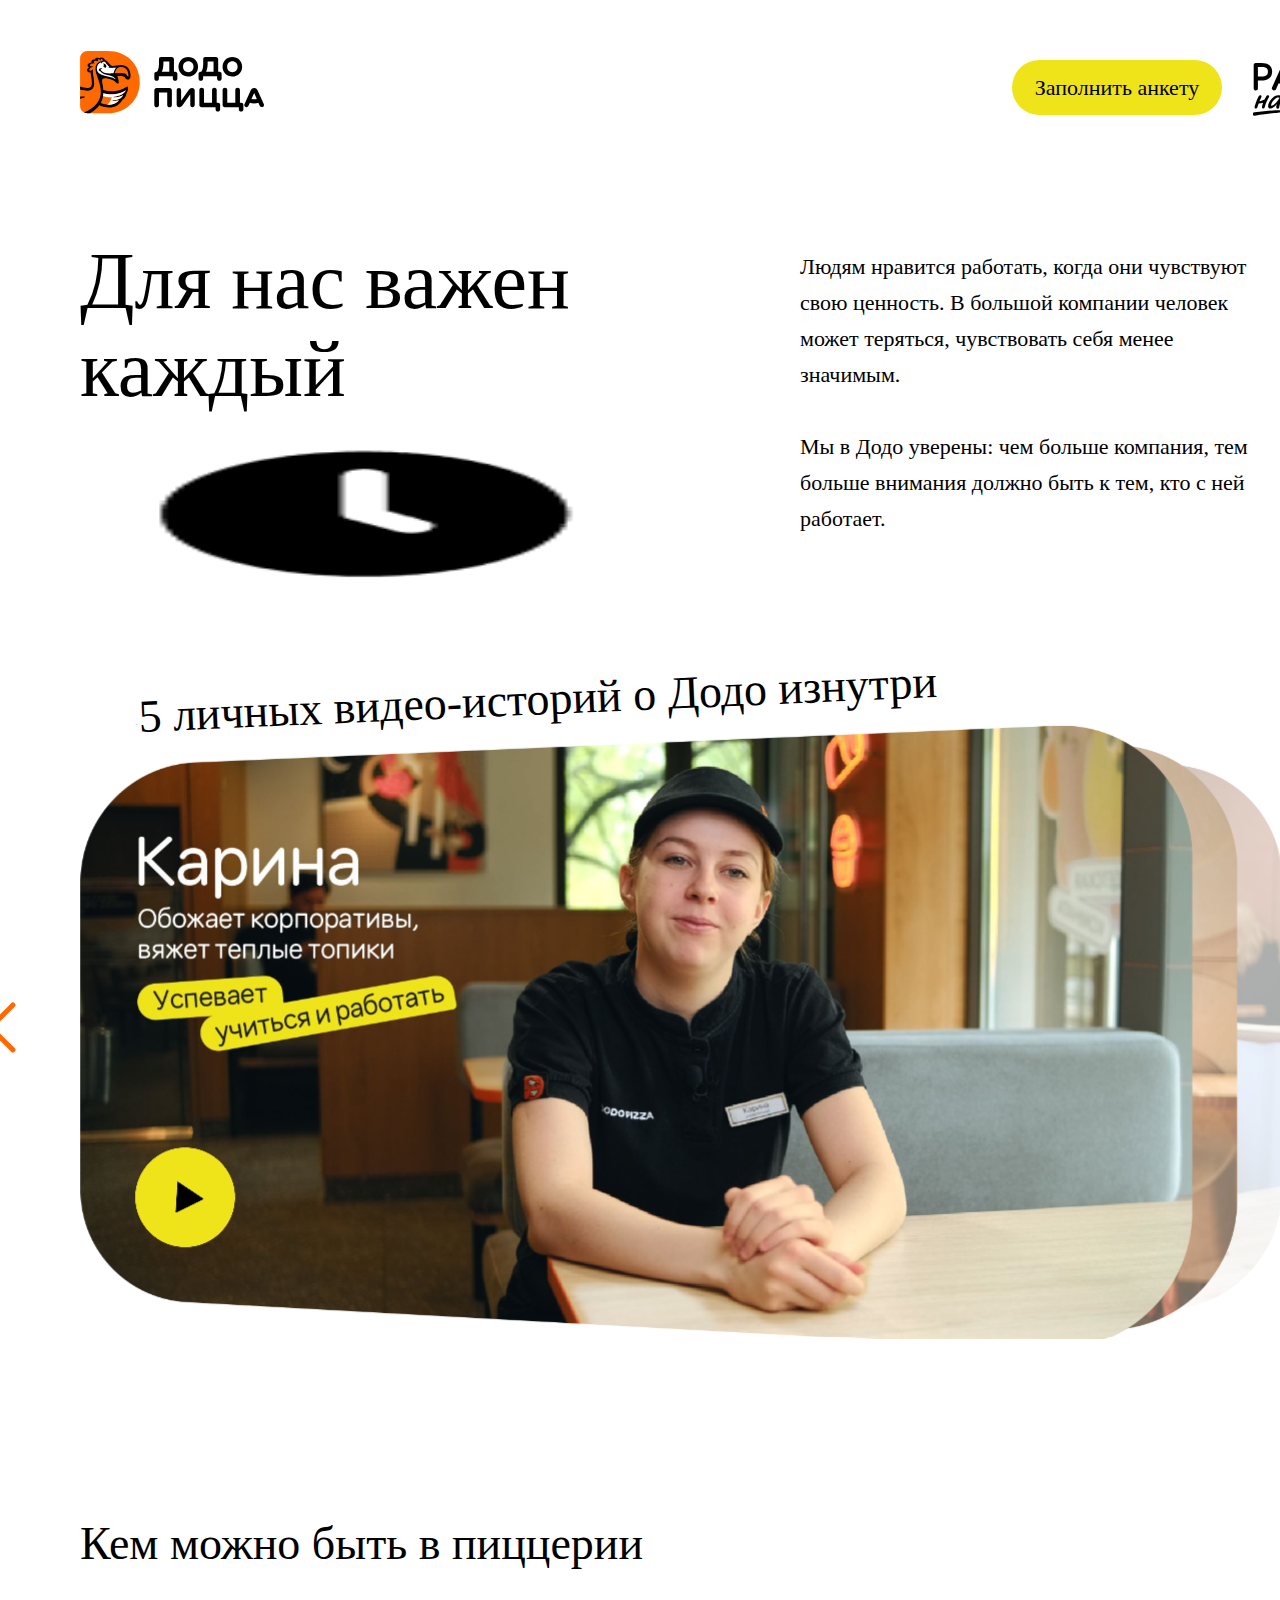
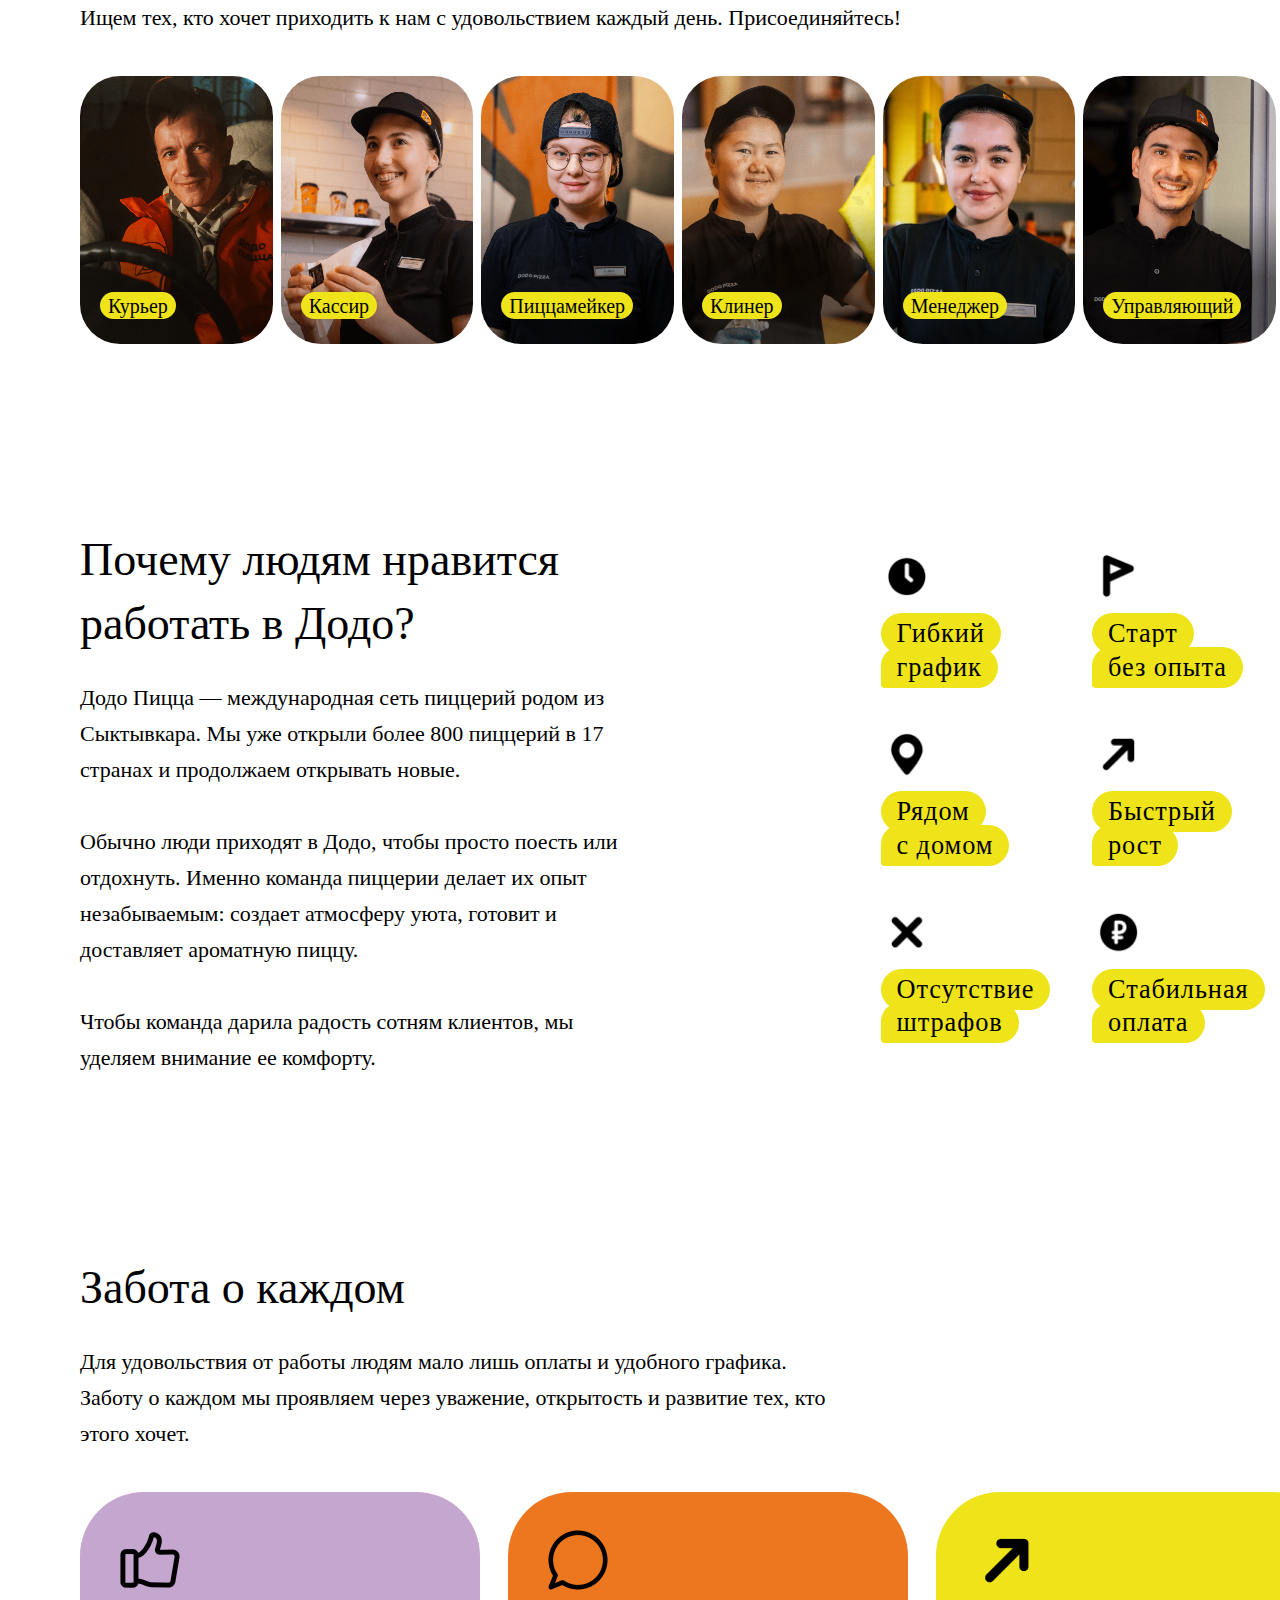
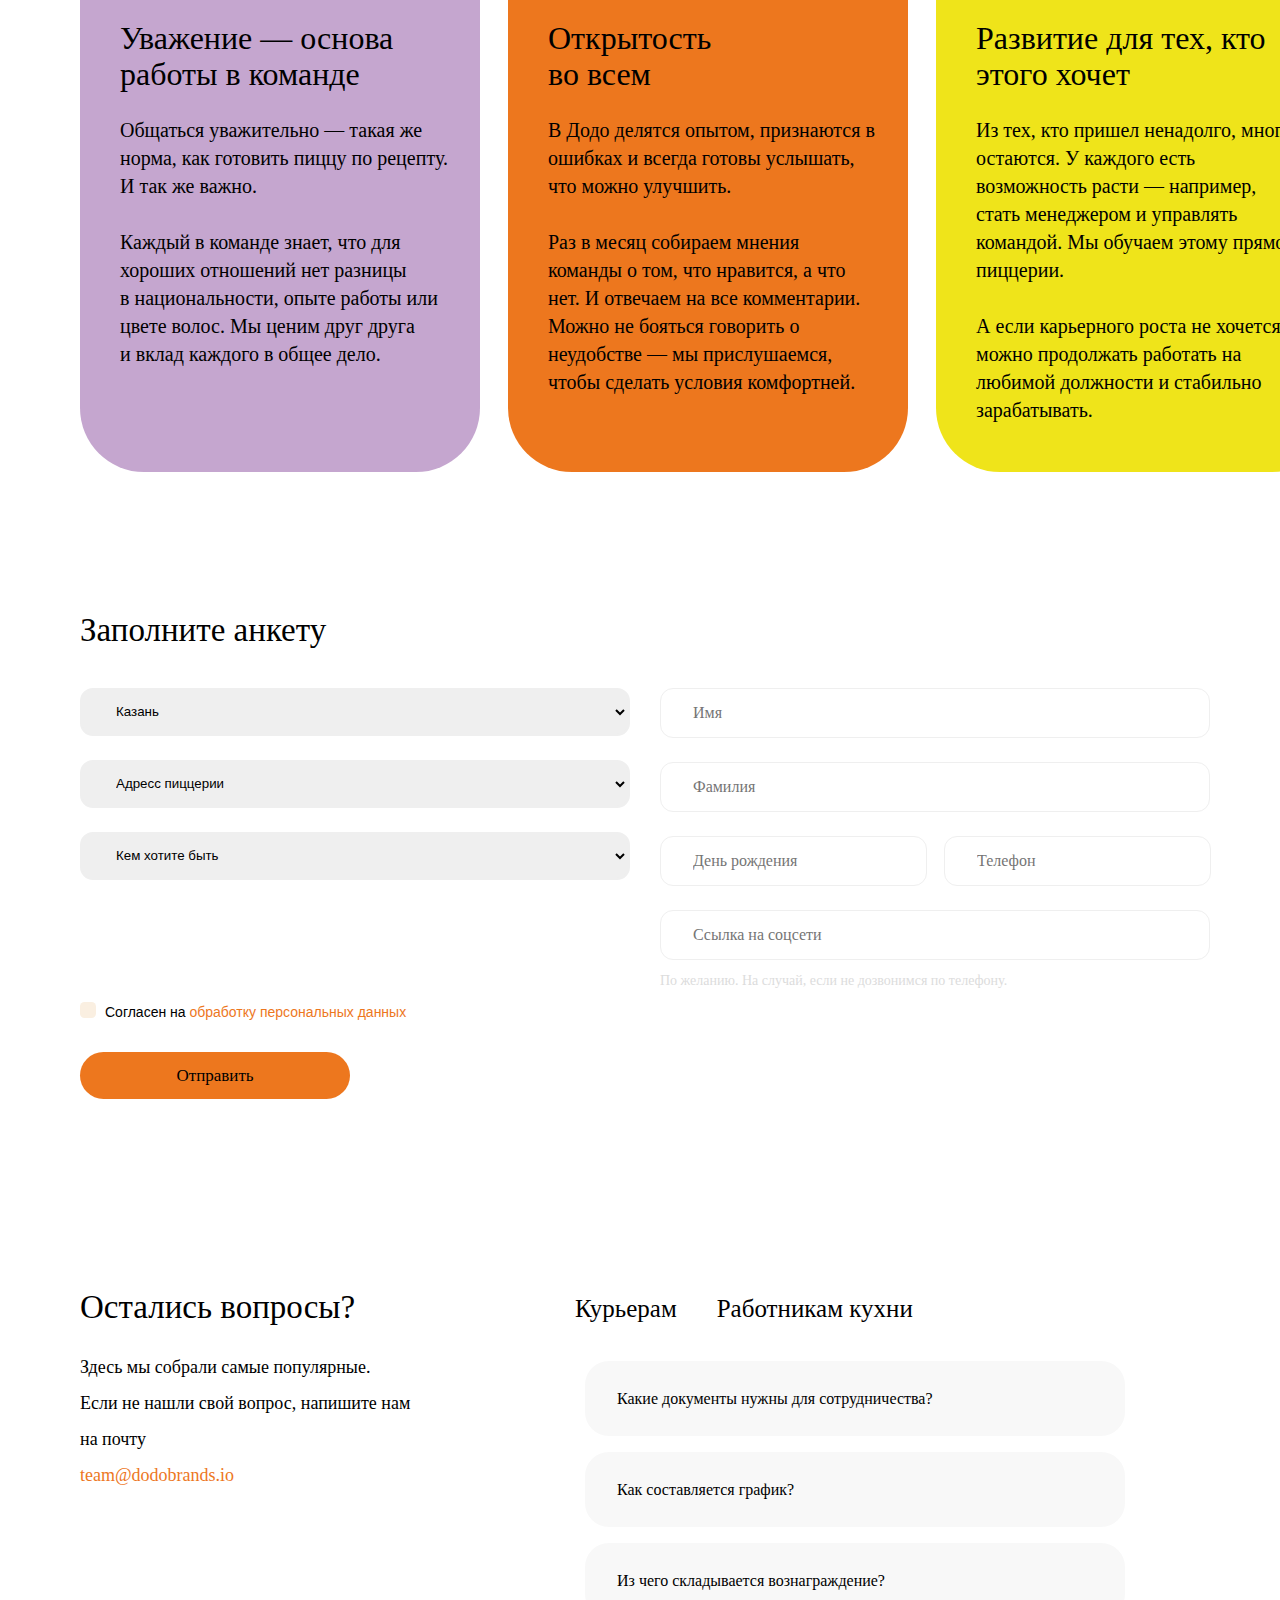
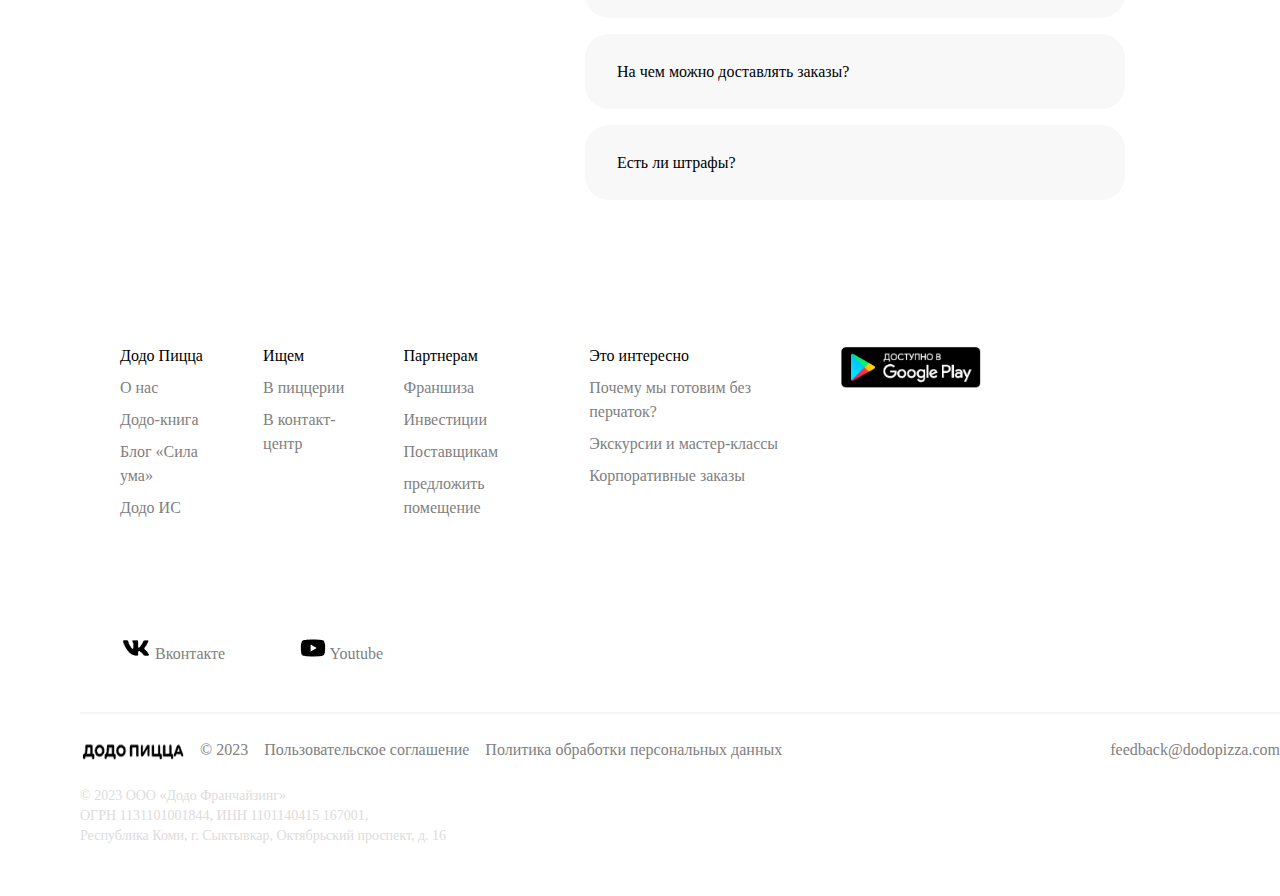
<file: MyHTTPService_5/static/index.html>
<!DOCTYPE html>
<html>

<head>
    <meta charset="utf-8">
    <title>Работа в Додо Пицце</title>

    <meta data-n-head="ssr" name="viewport" content="width=device-width, initial-scale=1">
    <link href="https://db.onlinewebfonts.com/c/042f08aaf8a34dc8799a18600c3b08fb?family=Dodo+Rounded+Bold"
        rel="stylesheet">
    <link rel="stylesheet" href="./styles/styles.css">
</head>


<body>
    <header>
        <div class="container header-container">

            <div class="header-logo">
                <svg width="184" height="64" viewBox="0 0 184 64" fill="none" xmlns="http://www.w3.org/2000/svg"
                    data-v-1e009ed9>
                    <g clip-path="url(#clip0_335_4486)">
                        <path
                            d="M139.367 21.8302H138.191V9.3698C138.191 8.12696 137.355 7.10193 135.902 7.10193H125.289C124.051 7.10193 123.215 7.94116 123.215 9.40077V12.415C123.215 14.5899 123.184 16.2674 122.813 18.0697C122.442 19.841 121.978 20.928 121.297 21.8292H120.771C119.285 21.8292 118.574 22.7613 118.574 24.0981V28.3861C118.574 29.8467 119.564 30.6849 120.833 30.6849C122.133 30.6849 123.123 29.8457 123.123 28.3861V26.335H137.078V28.3861C137.078 29.8467 138.068 30.6849 139.336 30.6849C140.636 30.6849 141.625 29.8457 141.625 28.3861V24.0981C141.627 22.7623 140.914 21.8302 139.367 21.8302ZM133.55 21.8302H126.031C126.495 20.8361 126.866 19.935 127.176 18.5683C127.485 17.1386 127.61 15.7089 127.64 13.8446L127.671 11.6077H133.55V21.8302Z"
                            fill="currentColor"></path>
                        <path
                            d="M152.364 6.94606C146.826 6.94606 142.556 11.1412 142.556 16.7339C142.556 22.3886 146.826 26.5218 152.364 26.5218C157.903 26.5218 162.173 22.2338 162.173 16.672C162.173 11.0792 157.903 6.94606 152.364 6.94606ZM152.364 22.1409C149.332 22.1409 147.135 19.841 147.135 16.703C147.135 13.6268 149.333 11.327 152.364 11.327C155.428 11.327 157.593 13.6258 157.593 16.703C157.593 19.841 155.52 22.1409 152.364 22.1409Z"
                            fill="currentColor"></path>
                        <path
                            d="M108.27 6.94606C102.732 6.94606 98.4615 11.1412 98.4615 16.7339C98.4615 22.3886 102.732 26.5218 108.27 26.5218C113.809 26.5218 118.079 22.2338 118.079 16.672C118.079 11.0792 113.809 6.94606 108.27 6.94606ZM108.27 22.1409C105.238 22.1409 103.041 19.841 103.041 16.703C103.041 13.6268 105.238 11.327 108.27 11.327C111.333 11.327 113.499 13.6258 113.499 16.703C113.499 19.841 111.426 22.1409 108.27 22.1409Z"
                            fill="currentColor"></path>
                        <path
                            d="M95.1187 21.8302H93.9427V9.3698C93.9427 8.12696 93.107 7.10193 91.6535 7.10193H81.0401C79.8025 7.10193 78.9668 7.94116 78.9668 9.40077V12.415C78.9668 14.5899 78.9359 16.2674 78.5648 18.0697C78.1937 19.841 77.7291 20.928 77.0486 21.8292H76.5234C75.038 21.8292 74.3267 22.7613 74.3267 24.0981V28.3861C74.3267 29.8467 75.3166 30.6849 76.5861 30.6849C77.8854 30.6849 78.8753 29.8457 78.8753 28.3861V26.335H92.8305V28.3861C92.8305 29.8467 93.8204 30.6849 95.0889 30.6849C96.3882 30.6849 97.3781 29.8457 97.3781 28.3861V24.0981C97.377 22.7623 96.6657 21.8302 95.1187 21.8302ZM89.3016 21.8302H81.7823C82.2469 20.8361 82.618 19.935 82.9274 18.5683C83.2368 17.1386 83.3612 15.7089 83.392 13.8446L83.4228 11.6077H89.3016V21.8302Z"
                            fill="currentColor"></path>
                        <path
                            d="M183.74 53.888L177.427 40.0919C176.715 38.5693 175.725 37.9169 174.302 37.9169H174.055C172.569 37.9169 171.58 38.5693 170.868 40.0919L164.556 53.888C163.937 55.2547 164.37 56.4666 165.607 56.9332C166.72 57.3688 167.835 57.12 168.454 55.8152L169.877 52.801C171.146 53.2366 172.724 53.4534 174.209 53.4534C175.787 53.4534 177.18 53.2356 178.355 52.801L179.717 55.7843C180.305 57.089 181.511 57.3378 182.594 56.9332C183.832 56.4666 184.327 55.1928 183.74 53.888ZM174.209 49.3203C173.25 49.3203 172.228 49.1964 171.455 48.9786L174.147 42.9512L176.839 48.9786C176.096 49.1964 175.168 49.3203 174.209 49.3203Z"
                            fill="currentColor"></path>
                        <path
                            d="M161.12 52.6452H159.944V40.0299C159.944 38.5693 158.893 37.7301 157.592 37.7301C156.324 37.7301 155.302 38.5693 155.302 40.0299V52.6452H147.258V40.0299C147.258 38.5693 146.268 37.7301 144.937 37.7301C143.637 37.7301 142.616 38.5693 142.616 40.0299V54.8831C142.616 56.1259 143.452 57.151 144.906 57.151H158.83V59.2021C158.83 60.6627 159.82 61.5009 161.088 61.5009C162.388 61.5009 163.378 60.6617 163.378 59.2021V54.945C163.379 53.4214 162.481 52.6452 161.12 52.6452Z"
                            fill="currentColor"></path>
                        <path
                            d="M137.882 52.6452H136.706V40.0299C136.706 38.5693 135.654 37.7301 134.354 37.7301C133.085 37.7301 132.064 38.5693 132.064 40.0299V52.6452H124.019V40.0299C124.019 38.5693 123.029 37.7301 121.698 37.7301C120.399 37.7301 119.378 38.5693 119.378 40.0299V54.8831C119.378 56.1259 120.214 57.151 121.667 57.151H135.592V59.2021C135.592 60.6627 136.581 61.5009 137.85 61.5009C139.149 61.5009 140.139 60.6617 140.139 59.2021V54.945C140.14 53.4214 139.244 52.6452 137.882 52.6452Z"
                            fill="currentColor"></path>
                        <path
                            d="M112.075 37.9169H111.89C110.529 37.9169 109.631 38.6003 108.672 39.968L101.122 50.719V40.2157C101.122 38.7551 100.194 37.9169 98.9251 37.9169C97.6258 37.9169 96.6667 38.7561 96.6667 40.2157V54.5404C96.6667 56.0939 97.6566 57.151 99.2345 57.151H99.4514C100.906 57.151 101.834 56.4057 102.732 55.0999L110.282 44.3489V54.8511C110.282 56.3117 111.21 57.151 112.509 57.151C113.778 57.151 114.737 56.3117 114.737 54.8511V40.5264C114.737 38.911 113.778 37.9169 112.075 37.9169Z"
                            fill="currentColor"></path>
                        <path
                            d="M89.5483 37.9169H76.6149C75.1295 37.9169 74.3257 38.9419 74.3257 40.1858V55.039C74.3257 56.4996 75.3773 57.3378 76.6776 57.3378C77.9461 57.3378 78.9668 56.4986 78.9668 55.039V42.4227H87.2283V55.0379C87.2283 56.4986 88.249 57.3368 89.5494 57.3368C90.8178 57.3368 91.8704 56.4666 91.8704 55.0059V40.1848C91.8694 38.9419 91.0347 37.9169 89.5483 37.9169Z"
                            fill="currentColor">

                        </path>
                        <path
                            d="M27.8169 0.995098C45.8715 0.995098 59.7373 13.4668 59.7373 31.9763C59.7373 50.5848 45.8715 63.2588 27.8169 63.2588H7.56863C3.47848 63.2588 0.0863037 60.543 0.0863037 55.8163V8.7391C0.0863037 4.01135 3.47848 0.994064 7.56863 0.994064H27.8169V0.995098Z"
                            fill="#FF6900">
                        </path>
                        <path
                            d="M14.1742 33.6186C14.1742 27.8844 12.3465 22.6705 12.9468 19.4044L12.8009 19.2155C10.7214 21.3946 9.3686 20.8186 9.2216 20.1166C8.92556 18.7117 11.3597 16.992 12.7505 16.3943C12.7772 16.3025 12.8132 16.2064 12.8512 16.1094C11.5499 16.3107 10.0213 16.1455 9.96788 15.2103C9.90518 14.1017 12.1214 13.1117 15.0181 13.3574C15.0726 13.311 15.1291 13.2645 15.1857 13.2181C15.0037 13.1448 14.8084 13.0539 14.5648 12.928C13.8165 12.5409 13.6345 11.8978 13.8792 11.4302C14.1475 10.9161 14.9667 10.7159 15.6308 10.7303C16.6731 10.752 17.5602 11.0059 18.2088 11.2702C18.2818 11.2392 18.3558 11.2083 18.4257 11.1814C18.1852 10.9925 17.9755 10.7871 17.8532 10.5765C17.6743 10.2679 17.6301 9.84361 17.9765 9.56903C18.3815 9.248 19.4094 9.13445 20.3387 9.98193C20.5309 10.1564 20.6933 10.3267 20.8403 10.4898C20.9441 10.4702 21.048 10.4495 21.1528 10.433C20.9997 10.1956 20.8773 9.94787 20.8383 9.71768C20.7838 9.40284 20.8866 9.06426 21.2546 8.94452C21.6565 8.81342 22.1653 9.0209 22.4295 9.41419C22.7122 9.83535 22.8859 10.3535 22.9949 10.7221C20.9462 10.9615 15.5126 12.2075 15.5126 18.8026C15.5126 25.2335 20.8331 31.9897 20.8331 41.9582C20.8249 45.5804 20.0293 49.2139 16.7594 53.4462C14.2348 56.7143 10.2238 59.8679 3.96989 62.4568C5.04203 62.9822 6.26938 63.2588 7.56869 63.2588H9.81677C14.9904 60.3809 17.5581 57.7425 19.3375 55.2671C22.8068 56.8196 26.1445 57.4865 29.1522 57.4865C34.7914 57.4865 39.598 54.8779 42.1041 50.2256C44.6832 48.671 46.3937 45.4751 46.5016 43.1917C48.1083 41.1623 48.4054 38.6003 47.912 36.8712C47.7938 36.4594 47.4607 36.447 46.883 36.8C41.8019 39.8596 36.8812 41.3161 32.1856 41.3161C29.3383 41.3161 26.4179 40.8619 23.3104 39.9587C23.0884 36.6142 22.4048 33.8095 22.1499 32.1094C21.7871 29.8643 22.3031 28.2034 24.7568 28.2034C26.5567 28.2034 29.8872 28.6627 32.5485 29.8777C35.1841 31.0813 36.7527 33.4503 37.8485 33.4503C38.2936 33.4503 38.7613 33.1726 38.7613 32.2271C38.7613 30.3112 38.0808 27.2268 37.2348 26.1275C39.7008 25.9861 41.6601 26.0119 42.762 26.1368C45.0584 26.5373 45.1664 27.6945 45.6187 28.449C46.0709 29.2036 46.8378 29.5319 47.7598 29.5319C49.4672 29.5319 50.5322 28.6472 50.5322 25.4545C50.5322 18.4413 46.1234 15.0421 41.4997 15.0421C37.7036 15.0421 36.2377 15.8803 32.6328 15.8803C30.0753 15.8803 27.9567 10.655 25.0507 9.96851C23.7669 7.10193 20.8886 6.77884 19.1155 8.21884C17.5057 7.2351 14.9883 7.76568 14.8845 9.58142C13.0321 9.00542 10.6401 10.0088 11.6712 12.4532C7.14209 12.5822 6.29713 16.6039 9.37065 17.0529C5.41414 19.3012 7.22227 23.1845 10.5425 22.3587C10.7769 25.1169 11.8901 29.5701 11.8901 32.6452C11.8901 36.9218 9.95863 37.9148 7.31787 37.9148C5.23117 37.9148 2.16793 37.1541 0.0925293 36.5595V39.5417C2.1926 40.0661 5.34218 40.7391 7.7054 40.7391C11.8654 40.7401 14.1742 38.2885 14.1742 33.6186ZM23.3505 43.3063C26.201 44.1012 30.1411 44.5254 33.4099 44.2952C39.155 43.8906 43.4682 41.7425 45.8962 40.1786C44.4376 43.8782 38.9669 46.176 33.6628 46.8263C33.6288 47.0957 33.5888 47.359 33.5404 47.6129C37.5196 47.4003 41.2983 46.1017 43.0108 44.9156C42.0312 48.5543 37.1639 50.017 32.7458 50.2276C32.6215 50.5135 32.4899 50.783 32.3542 51.039C34.9271 51.0854 37.3911 50.6065 38.859 50.1419C37.5381 52.6741 32.9792 54.6746 28.336 54.6746C26.054 54.6746 23.2066 54.2276 20.7355 53.0467C22.521 49.7662 23.2087 46.4041 23.3505 43.3063ZM34.8428 22.7933C35.4688 20.9197 36.0126 19.5066 37.0282 18.4289C38.0983 17.2934 39.2866 16.9383 41.8955 16.9383C45.4984 16.9383 48.5082 20.5956 48.5082 25.7074C48.5082 26.4671 47.4926 26.4619 47.1667 25.7672C45.9414 23.5943 44.2813 23.2815 41.6663 23.0885C39.7368 22.975 37.4096 23.1391 35.29 23.2299C34.8942 23.2506 34.7832 22.9729 34.8428 22.7933Z"
                            fill="#000">
                        </path>
                        <path
                            d="M0.0863037 48.6369C2.26347 48.2023 4.40568 47.7997 4.40568 47.7997L4.67911 46.6209C3.6964 46.5714 1.74744 46.5941 0.0863037 46.6395V48.6369Z"
                            fill="#000">
                        </path>
                        <path
                            d="M23.551 13.439C24.3116 13.1819 25.4043 13.9355 25.9892 15.1164C26.5741 16.2973 26.4302 17.4679 25.6695 17.7197C24.915 17.9881 23.8275 17.2346 23.2395 16.0475C23.1603 15.8875 23.0976 15.7285 23.0452 15.5716L23.1778 15.5345C23.4214 15.7667 23.7123 15.8307 23.9066 15.7058C24.1739 15.5293 24.1461 15.0607 23.92 14.656C23.7586 14.3247 23.3855 13.9778 23.0771 14.0036L23.0236 13.9334C23.1388 13.697 23.3135 13.5216 23.551 13.439ZM28.8828 25.3223C25.4763 24.5708 21.748 23.5778 19.7599 20.6431C19.7229 20.5884 19.6551 20.5636 19.5914 20.5822C19.5287 20.5997 19.4834 20.6576 19.4803 20.7236C19.4732 20.8836 19.4947 21.0591 19.5307 21.2336L19.2614 21.3357C18.7372 20.5946 18.6302 19.6945 19.1504 19.0472C19.8987 18.1161 21.417 18.2111 22.3236 18.7861L22.2085 19.0369C21.7223 18.9554 21.2587 18.9554 20.8968 19.1763C20.5895 19.3641 20.5473 19.6428 20.7365 19.9959C22.3873 23.0772 27.1878 23.7461 32.8918 23.3001C33.4808 23.2537 33.6165 22.9874 33.6925 22.7025C34.188 20.7185 35.0864 18.9492 36.4238 17.601C35.3835 17.7476 34.4162 17.7806 33.5723 17.8271C30.6262 18.0139 28.9414 17.6258 28.4151 17.2036L28.5107 16.9466C28.8243 17.055 29.1501 17.0797 29.2169 16.9868C29.3084 16.8619 29.2385 16.7835 29.0946 16.6565C28.5354 16.1301 26.0221 13.5432 26.0273 13.5577C25.7559 11.3703 22.5837 11.2908 21.3193 13.4431L20.8896 13.3275C21.015 12.8557 21.2032 12.4707 21.3779 12.191C18.7289 12.7917 17.222 15.1794 16.9485 17.4854C15.7746 27.3982 30.7455 25.1076 35.0248 29.0777C35.106 29.1417 35.3095 29.4328 35.4555 29.249C35.622 28.7092 33.7367 26.401 28.8828 25.3223Z"
                            fill="#fff">
                        </path>
                        <path
                            d="M45.892 40.1724C43.4651 41.7352 39.1478 43.8865 33.4057 44.2911C30.139 44.5213 26.1938 44.095 23.3454 43.3001C23.3012 44.2539 23.2056 45.2387 23.0421 46.2328C24.6477 46.6467 27.5064 47.1938 31.6305 47.3115C31.4465 48.4253 30.3209 52.2044 27.4386 54.6478C32.6923 54.8687 37.4527 52.8176 38.8528 50.1357C37.3849 50.6003 34.9199 51.0792 32.348 51.0328C32.4837 50.7778 32.6153 50.5074 32.7396 50.2214C37.1556 50.0119 42.025 48.5461 43.0046 44.9094C41.292 46.0945 37.5103 47.3941 33.5342 47.6067C33.5825 47.3528 33.6226 47.0906 33.6566 46.8201C38.9597 46.1708 44.4344 43.8689 45.892 40.1724Z"
                            fill="#fff">
                        </path>
                    </g>
                </svg>
            </div>

            <div class="header-right">

                <div class="header-right-button">
                    <button class="header-button">Заполнить анкету</button>
                </div>

                <div class="header-right-work">
                    <svg id="team" version="1.1" xmlns="http://www.w3.org/2000/svg"
                        xmlns:xlink="http://www.w3.org/1999/xlink" x="0px" y="0px" viewBox="0 0 143 64"
                        enable-background="new 0 0 143 64" xml:space="preserve" data-v-098dde30="" data-v-1e009ed9="">
                        <g id="logo2" clip-path="url(#clip0_1026_674)" data-v-098dde30="">
                            <mask id="mask0_1026_674" maskUnits="userSpaceOnUse" x="0" y="0" width="143" height="64"
                                style="mask-type: alpha;" data-v-098dde30="">
                                <path id="vector" fill-rule="evenodd" clip-rule="evenodd"
                                    d="M19.5909 27.254C19.8769 27.7286 20.263 28.0738 20.7492 28.2751C21.2211 28.4764 21.7359 28.5052 22.2936 28.3326C22.8227 28.16 23.2517 27.7717 23.5377 27.1677L26.0116 21.5875H38.1523L40.5976 27.1102C40.9122 27.7286 41.2983 28.1313 41.8417 28.3039C42.3708 28.4764 42.8856 28.4764 43.3575 28.2751C43.8294 28.0738 44.2298 27.743 44.5158 27.254C44.8018 26.7794 44.8304 26.2329 44.573 25.6144L34.0339 1.81218C33.8051 1.28005 33.5334 0.848585 33.1616 0.589708C32.7898 0.330832 32.4323 0.187012 32.0605 0.187012C31.6887 0.187012 31.3312 0.330832 30.988 0.589708C30.6448 0.848585 30.3731 1.2369 30.1443 1.78342L19.5051 25.5713C19.2906 26.2329 19.3049 26.7938 19.5909 27.254ZM27.7848 17.5893L32.0891 7.91016L36.3648 17.5893H27.7848ZM1.85877 27.9299C2.31637 28.2751 2.78827 28.4333 3.28877 28.4333C3.78927 28.4333 4.30407 28.2607 4.71877 27.9299C5.14777 27.5847 5.39087 27.0814 5.39087 26.4054V18.6104H8.62267C10.3673 18.6104 11.9403 18.409 13.2988 18.0207C14.6573 17.618 15.8013 17.0283 16.7594 16.2661C17.6889 15.5038 18.4182 14.5403 18.9044 13.4041C19.3763 12.2679 19.6337 10.9735 19.6337 9.4634C19.6337 8.12587 19.4049 6.97531 18.9616 5.92542C18.504 4.87553 17.8319 3.99823 16.931 3.26475C16.0301 2.53126 14.9004 1.95598 13.5276 1.56767C12.1834 1.16497 10.5818 0.963623 8.75137 0.963623H3.28877C2.73107 0.963623 2.21627 1.16497 1.80157 1.55329C1.37257 1.95598 1.18667 2.43059 1.18667 2.96272V26.4054C1.17237 27.0814 1.40117 27.5847 1.85877 27.9299ZM8.75137 4.99059C10.1528 4.99059 11.3111 5.10564 12.1548 5.36452C13.0271 5.59463 13.6992 5.92542 14.1854 6.32812C14.6573 6.75958 15.0005 7.20542 15.1435 7.73755C15.3151 8.26969 15.4009 8.84497 15.4009 9.4634C15.4009 10.2832 15.2865 11.0167 15.0863 11.6495C14.8861 12.2679 14.5286 12.8144 13.9852 13.2603C13.4847 13.6917 12.7697 14.0225 11.8974 14.2526C11.0251 14.4827 9.92397 14.5978 8.63697 14.5978H5.40517V4.99059H8.75137ZM56.485 28.1311H51.2655C50.7078 28.1311 50.2073 27.9298 49.7926 27.5702C49.3779 27.1819 49.1777 26.6929 49.1777 26.1608V3.04891C49.1777 2.51677 49.3636 2.04216 49.7926 1.63947C50.2073 1.25115 50.7221 1.0498 51.2798 1.0498H63.2775C64.0068 1.0498 64.5359 1.23677 64.8791 1.66823C65.208 2.08531 65.3796 2.54553 65.3796 3.04891C65.3796 3.55228 65.2223 3.99812 64.8791 4.42958C64.5216 4.84666 64.0068 5.04801 63.2775 5.04801H53.3962V11.3329H56.6566C58.1009 11.3329 59.4451 11.4768 60.7464 11.7644C62.0334 12.052 63.1631 12.5123 64.1212 13.1307C65.065 13.7491 65.8658 14.5689 66.4235 15.6188C66.9812 16.6687 67.2672 17.9487 67.2672 19.5019C67.2672 20.7388 67.0527 21.9325 66.6237 22.9824C66.1947 24.0323 65.5512 24.9671 64.6789 25.7293C63.8352 26.4916 62.7055 27.0813 61.3327 27.5127C59.9456 27.9298 58.344 28.1311 56.485 28.1311ZM59.7311 15.6476C58.8874 15.475 57.8721 15.3887 56.6566 15.3887H53.3962V24.061H56.4993C57.8721 24.061 59.0018 23.946 59.8455 23.6871C60.6892 23.4282 61.3327 23.1262 61.7903 22.6947C62.2765 22.3064 62.5768 21.8174 62.7484 21.2565C62.92 20.6956 63.0058 20.0916 63.0058 19.4732C63.0058 18.7972 62.8914 18.1932 62.6912 17.6898C62.491 17.172 62.1478 16.755 61.6759 16.4098C61.2183 16.079 60.5462 15.8201 59.7311 15.6476ZM74.7889 24.4207C75.9758 25.672 77.4058 26.6643 79.0646 27.369C80.752 28.1025 82.6396 28.4477 84.7274 28.4477C86.8438 28.4477 88.7314 28.0738 90.3902 27.369C92.049 26.6356 93.4933 25.672 94.6659 24.4207C95.8528 23.1695 96.7537 21.7025 97.3686 20.0054C97.9835 18.3084 98.3267 16.4675 98.3267 14.5403C98.3267 12.6131 98.0121 10.8009 97.3686 9.10387C96.7537 7.40679 95.8242 5.92544 94.6659 4.68859C93.479 3.43735 92.0776 2.44499 90.3902 1.74027C88.7314 1.00679 86.8152 0.661621 84.7274 0.661621C82.611 0.661621 80.7234 1.03555 79.0646 1.74027C77.4058 2.47376 75.9615 3.43735 74.7889 4.68859C73.602 5.93982 72.7011 7.40679 72.0862 9.10387C71.4713 10.8009 71.1567 12.6418 71.1567 14.569C71.1567 16.4962 71.4713 18.3084 72.0862 20.0054C72.7011 21.7025 73.602 23.1695 74.7889 24.4207ZM76.0473 10.427C76.5049 9.20454 77.1198 8.18342 77.9349 7.30612C78.75 6.45758 79.7367 5.81039 80.895 5.35016C82.0533 4.88994 83.3403 4.67421 84.7274 4.67421C86.1288 4.67421 87.4301 4.90432 88.5884 5.35016C89.7467 5.81039 90.7334 6.45758 91.5199 7.30612C92.335 8.15466 92.9499 9.20454 93.4075 10.427C93.8651 11.6495 94.0796 13.0014 94.0796 14.5403C94.0796 16.0935 93.8508 17.4598 93.4075 18.6679C92.9499 19.8904 92.335 20.9115 91.5199 21.7888C90.7048 22.6374 89.7181 23.2845 88.5598 23.7448C87.4015 24.205 86.1431 24.4207 84.6988 24.4207C83.326 24.4207 82.0247 24.1906 80.8664 23.7448C79.7081 23.2845 78.7214 22.6374 77.9063 21.7888C77.0912 20.9403 76.4763 19.8904 76.0187 18.6679C75.5611 17.4454 75.3466 16.0935 75.3466 14.5547C75.4038 13.0014 75.6326 11.6207 76.0473 10.427ZM107.422 5.0194H101.373C100.658 5.0194 100.129 4.81805 99.7713 4.40097C99.4138 4.01266 99.2422 3.52367 99.2422 3.0203C99.2422 2.48816 99.3995 2.04232 99.7713 1.61086C100.1 1.19378 100.644 0.992432 101.373 0.992432H117.818C118.547 0.992432 119.076 1.1794 119.419 1.61086C119.748 2.02794 119.92 2.51693 119.92 3.0203C119.92 3.52367 119.763 3.96951 119.419 4.40097C119.062 4.81805 118.547 5.0194 117.818 5.0194H111.683V26.4055C111.683 27.0814 111.469 27.5848 111.011 27.93C110.568 28.2607 110.082 28.4333 109.552 28.4333C109.023 28.4333 108.551 28.2751 108.094 27.93C107.651 27.5992 107.422 27.0814 107.422 26.4055V5.0194ZM117.189 27.254C117.475 27.7286 117.861 28.0738 118.347 28.2751C118.819 28.4764 119.334 28.5052 119.891 28.3326C120.42 28.16 120.849 27.7717 121.135 27.1677L123.609 21.5875H135.75L138.195 27.1102C138.51 27.7286 138.896 28.1313 139.439 28.3039C139.969 28.4764 140.483 28.4764 140.955 28.2751C141.427 28.0738 141.828 27.743 142.114 27.254C142.4 26.7794 142.428 26.2329 142.171 25.6144L131.646 1.81218C131.417 1.28005 131.145 0.848585 130.774 0.589708C130.402 0.330832 130.044 0.187012 129.673 0.187012C129.301 0.187012 128.943 0.330832 128.6 0.589708C128.257 0.848585 127.985 1.2369 127.756 1.78342L117.117 25.5713C116.888 26.2329 116.917 26.7938 117.189 27.254ZM125.383 17.5893L129.701 7.91016L133.977 17.5893H125.383ZM1.95917 50.3659C13.0274 48.8414 22.8658 48.3236 26.927 48.2805C29.7441 48.1942 29.2865 50.4378 27.5276 50.6248C26.964 50.6798 26.2455 50.7403 25.3809 50.8132C21.0459 51.1787 13.0394 51.8536 2.48827 53.6881C-0.414633 54.2203 -1.01523 50.7686 1.95917 50.3659ZM5.46799 43.6141C5.68565 42.9736 5.92819 42.2598 6.19208 41.5066C7.72218 41.4922 9.30948 41.147 10.6251 40.7156C10.0245 42.2257 9.53828 43.7646 9.48108 45.0014C9.40958 47.2738 11.8978 46.8567 12.1981 45.3466C12.4555 44.1673 13.0275 42.125 13.9999 39.9246C14.9723 37.8104 16.0019 35.8401 16.5167 34.9196C17.3032 33.5246 14.7435 32.4603 13.9141 33.8985C13.5137 34.5888 12.7701 35.9551 12.0122 37.5372C10.7109 38.2706 8.62308 39.0473 6.99288 39.2774C7.50768 37.9686 8.07968 36.6167 8.75178 35.3799C9.92438 33.1794 7.13588 32.3165 6.03478 34.4019C5.06238 36.2572 4.23298 38.2706 3.54658 40.1547C2.90308 41.8518 2.45978 43.4482 2.15948 44.5412C1.54458 46.8423 4.21868 47.3313 4.89078 45.2891C5.05562 44.8278 5.24928 44.2578 5.46799 43.6141ZM24.4672 42.0675C22.1363 44.9151 19.7768 46.6122 17.9607 46.6122C16.259 46.6122 15.5869 45.476 15.5869 43.9084C15.5869 41.6648 17.3887 38.3426 19.7625 36.1421C21.8932 34.1718 24.8962 32.4603 28.0422 33.7547C28.9002 32.5322 31.1882 33.5246 30.416 34.8909C29.3578 36.7462 27.0984 42.1538 26.7981 44.9583C26.4978 47.4895 23.3804 47.3026 23.7522 44.6131C23.8523 44.0091 24.1097 43.103 24.4672 42.0675ZM27.0269 35.7826C25.5254 35.2217 23.8666 35.5237 21.693 37.6378C19.6195 39.6801 18.6042 41.9093 18.6042 43.1318C18.6042 43.4769 18.6328 43.8509 19.1619 43.8509C20.6348 43.8509 24.4529 40.543 26.7695 36.3291C26.8553 36.1421 26.9411 35.9551 27.0269 35.7826ZM47.1472 33.3231C44.4159 33.3231 41.4129 35.9694 38.51 40.3415C39.2822 38.4863 39.9543 36.9042 40.4834 35.7105C41.3843 33.6251 38.4814 32.2588 37.5519 34.3442C35.7445 38.4365 32.7027 47.3375 30.5453 53.6504C29.8031 55.812 29.1086 57.9983 28.2855 60.1312C27.4561 62.2454 30.6164 63.4678 31.4172 61.3393C31.8635 60.217 32.8581 57.3109 34.0654 53.7832C34.2505 53.2423 34.4407 52.6864 34.6347 52.1204C38.5529 53.8031 42.514 51.2863 45.1166 48.4962C48.091 45.3177 50.4648 40.7011 50.4219 37.4364C50.379 35.3222 49.5925 33.3231 47.1472 33.3231ZM42.6713 46.1519C40.2546 48.7263 37.5519 50.1213 35.6643 49.3015C35.6617 49.3015 35.6591 49.3011 35.6564 49.3003L35.6509 49.2984L35.6455 49.2962C35.6357 49.2921 35.6238 49.2872 35.6071 49.2872C35.6929 49.0427 35.7787 48.7838 35.8645 48.5249C39.4395 40.9887 44.2872 36.7317 46.1176 36.7317C46.7611 36.7317 46.947 37.2206 46.947 37.911C46.9184 39.9388 45.3025 43.3186 42.6713 46.1519ZM55.2552 37.5226C57.915 34.675 61.6902 32.115 65.637 34.0278C66.7381 32.3595 69.4837 33.8265 68.5256 35.768C67.21 38.4575 63.8209 47.0579 63.4491 51.0705C63.2632 53.2997 59.8026 53.0408 60.1029 50.7685C60.2602 49.5748 60.7321 47.7339 61.347 45.6916C58.344 50.0638 55.2695 52.7101 52.9529 52.7101C50.8508 52.7101 49.9785 51.0849 49.9785 48.7694C49.9785 45.519 52.2808 40.7011 55.2552 37.5226ZM53.482 48.3235C53.482 48.8125 53.5678 49.3015 54.2399 49.3015C56.0846 49.3015 60.7607 44.8287 64.1355 37.3788C64.207 37.2206 64.2928 36.9905 64.3786 36.7604C64.3715 36.7532 64.3643 36.7496 64.3572 36.746C64.35 36.7424 64.3429 36.7388 64.3357 36.7316C62.4481 35.8975 60.3746 36.6597 57.629 39.7662C55.0264 42.6858 53.482 46.2813 53.482 48.3235ZM85.1136 36.2715C85.1136 34.3012 83.5692 33.1218 80.8951 33.1218C76.3763 33.1218 71.5143 37.2495 69.4122 43.1892C68.6543 45.3465 68.2396 47.547 68.5828 49.3304C69.0404 51.4445 70.5419 52.7821 72.9443 52.7821C77.3916 52.7821 82.4681 48.9996 82.4681 44.5699C82.4681 43.4194 82.082 42.3407 81.2955 41.6072C83.4262 40.169 85.1136 38.3281 85.1136 36.2715ZM78.7501 44.3398C78.7501 46.7704 76.076 49.4886 73.4019 49.5317C72.3866 49.5317 71.9004 48.7407 71.9004 47.7483C71.9004 47.0868 72.0577 46.1088 72.4867 44.7425C72.93 44.9007 73.5878 44.9151 74.4172 44.7281C75.361 44.5124 76.791 44.0234 78.3068 43.3043C78.5356 43.5056 78.7501 43.822 78.7501 44.3398ZM80.7092 38.4288C78.793 40.356 75.8901 41.751 73.359 42.5996C75.0035 39.3492 77.935 36.0845 80.5519 36.0845C81.2669 36.0845 81.5243 36.4297 81.5243 36.8468C81.5386 37.3358 81.2383 37.8967 80.7092 38.4288ZM99.4278 34.2723C100.443 32.23 103.446 33.7401 102.474 35.7824C101.83 37.1055 100.515 39.9388 99.3134 43.0741C98.0693 46.2093 97.2113 49.2008 97.2828 50.8691C97.3543 53.1415 94.0081 53.2997 93.8937 51.0273C93.765 48.9851 94.5229 46.2237 95.4524 43.635C93.8079 44.2678 91.7916 44.7999 89.8611 44.843C89.4846 46.1078 89.1364 47.3026 88.8257 48.3691L88.8247 48.3726C88.475 49.5724 88.1728 50.6097 87.9306 51.4012C87.2585 53.5586 84.0267 52.5374 84.6988 50.3801C84.8841 49.7719 85.0984 49.0218 85.3425 48.1671L85.3435 48.1636L85.3438 48.1626C85.7402 46.7747 86.2153 45.1116 86.7723 43.3329C87.7161 40.3846 88.8744 37.1199 90.2329 34.2866C91.2053 32.2444 94.2512 33.7545 93.2788 35.7968C92.335 37.6952 91.5056 39.8381 90.7906 41.9235C92.9071 41.5064 95.6383 40.2983 97.2113 39.1909C98.1122 37.0624 98.9416 35.2502 99.4278 34.2723ZM123.638 35.7825C124.653 33.7402 121.793 32.4171 120.621 34.2724C120.363 34.6895 120.034 35.236 119.691 35.8975C117.732 37.9542 114.143 39.7375 111.983 40.471C111.526 40.2409 110.997 40.1115 110.382 40.1115C109.667 40.1115 108.895 40.2553 108.265 40.5429C109.038 38.9465 109.896 37.3933 110.754 35.9119C111.883 33.9416 108.952 32.2445 107.822 34.1717C105.563 38.0692 102.288 45.0014 102.288 49.129C102.288 51.0993 103.189 52.7964 105.563 52.7964C109.667 52.7964 113.914 48.1798 113.914 44.0809C113.914 43.5344 113.828 43.0023 113.671 42.5277C114.815 42.1106 116.145 41.5353 117.446 40.8018C117.332 41.0892 117.217 41.3773 117.117 41.6647C115.987 44.6993 114.901 48.2949 115.044 51.0131C115.158 53.2854 118.547 53.1272 118.433 50.8549C118.318 48.9277 119.148 45.8931 120.32 42.8297C121.142 40.5675 122.25 38.4533 123.02 36.9847C123.268 36.5113 123.481 36.105 123.638 35.7825ZM106.392 49.8337C105.334 49.8337 105.606 48.0504 105.935 46.7991C106.278 45.4041 106.735 44.0378 107.293 42.7002C107.55 42.9304 108.008 43.0454 108.68 43.0454C109.695 43.0454 110.368 43.6495 110.368 44.5555C110.339 46.756 108.08 49.8337 106.392 49.8337ZM131.846 39.9389C135.063 37.12 137.966 34.7758 139.525 33.654C141.37 32.3308 143.472 35.4086 141.627 36.7029C139.94 37.9254 136.522 40.4998 132.89 43.5488C133.819 46.454 134.806 48.9277 135.492 50.3803C136.508 52.4225 133.419 53.9038 132.446 51.8185C131.817 50.4953 130.974 48.4099 130.13 45.9506C127.885 47.9497 125.697 50.0495 123.938 52.0486C122.436 53.76 120.091 51.6315 121.564 49.9344C123.709 47.5182 126.383 44.9007 129.029 42.4701C128.385 40.2122 127.813 37.8104 127.441 35.4373C127.098 33.2081 130.444 32.676 130.788 34.9052C131.045 36.5735 131.417 38.285 131.846 39.9389Z"
                                    fill="currentColor" data-v-098dde30=""></path>
                            </mask>
                            <g mask="url(#mask0_1026_674)" data-v-098dde30="">
                                <rect id="cogBig" y="-4" width="2300" height="64" fill="url(#paint0_linear_1026_674)"
                                    data-v-098dde30=""></rect>
                            </g>
                        </g>
                        <defs data-v-098dde30="">
                            <linearGradient id="paint0_linear_1026_674" x1="188.35" y1="-193.5" x2="1123.67"
                                y2="44.5709" gradientUnits="userSpaceOnUse" data-v-098dde30="">
                                <stop offset="0%" stop-color="currentColor" data-v-098dde30=""></stop>
                                <stop offset="87%" stop-color="#ed771e" data-v-098dde30=""></stop>
                                <stop offset="100%" stop-color="currentColor" data-v-098dde30=""></stop>
                            </linearGradient>
                        </defs>
                    </svg>
                </div>

            </div>
        </div>
    </header>


    <main>
        <section class="heroes container">
                <div class="heroes-left">
                    <h1 class="heroes-title">Для нас важен каждый</h1>

                    <img src="./images/like1_f2e04214ac.png" alt="heroes image" class="heroes-image">
                </div>

                <p class="heroes-description">
                    Людям нравится работать, когда они чувствуют свою ценность. В большой компании человек может
                    теряться,
                    чувствовать себя менее значимым.
                    <br>
                    <br>
                    Мы в Додо уверены: чем больше компания, тем больше внимания должно быть к тем, кто с ней работает.
                </p>

        </section>

        <div class="heroes-bottom container">
            <h2 class="hero-title">5 личных видео-историй о Додо изнутри </h2>
            <div class="heroes-slides">
                <img src="./images/Снимок экрана 2023-09-13 221801.png" alt="slides" class="heroes-slide-image">
            </div>
            <div class="heroes-buttons">
                <div class="arrow-button">
                    <button type="button" class="arrow-button arrow-button-first">
                        <svg width="22" height="40" viewBox="0 0 22 40" fill="none" xmlns="http://www.w3.org/2000/svg">
                            <path d="M20 2L2 20L20 38" stroke="#FF6900" stroke-width="4" stroke-linecap="round" stroke-linejoin="round"></path>
                        </svg>
                    </button> 
                    <button type="button" class="arrow-button arrow-button-second">
                        <svg width="22" height="40" viewBox="0 0 22 40" fill="none" xmlns="http://www.w3.org/2000/svg">
                            <path d="M20 2L2 20L20 38" stroke="#FF6900" stroke-width="4" stroke-linecap="round" stroke-linejoin="round"></path>
                        </svg>
                    </button>
                </div>
            </div>
        </div>

        <div class="container positions">
            <h2 class="position-title">Кем можно быть в пиццерии</h2>
            <p class="position-description">Ищем тех, кто хочет приходить к нам с удовольствием каждый день.
                Присоединяйтесь!</p>

            <div class="vacancies">
                <div class="vacancy-card courier">
                    <img src="./images/pos1_805a0ff652.png" alt="courier" class="card-image">
                    <div class="card-info">
                        <h3 class="role">Курьер</h3>
                    </div>
                    
                </div>
                <div class="vacancy-card cashier">
                    <img src="./images/pos3_dac3f8e2ff.png" alt="cashier" class="card-image">
                    <div class="card-info">
                        <h3 class="role">Кассир</h3>
                    </div>
                </div>
                <div class="vacancy-card pizzamaker">
                    <img src="./images/pos4_305a98c676.png" alt="pizzamaker" class="card-image">
                    <div class="card-info">
                        <h3 class="role">Пиццамейкер</h3>
                    </div>
                </div>
                <div class="vacancy-card cliner">
                    <img src="./images/pos2_5fa68f4d3e.png" alt="cliner" class="card-image">
                    <div class="card-info">
                        <h3 class="role">Клинер</h3>
                    </div>
                </div>
                <div class="vacancy-card manager">
                    <img src="./images/story_1_94b46de958.jpg" alt="manager" class="card-image">
                    <div class="card-info">
                        <h3 class="role">Менеджер</h3>
                    </div>
                </div>
                <div class="vacancy-card chief">
                    <img src="./images/pos6_f9e0aff104.png" alt="chief" class="card-image">
                    <div class="card-info">
                        <h3 class="role">Управляющий</h3>
                    </div>
                </div>
            </div>
        </div>

        <section class="advantages">

            <div class="container container-advantages">
                <div class="advantages-description">
                    <h2 class="advantages-title">Почему людям нравится работать в Додо?</h2>
                    <p class="advantages-text">
                        Додо Пицца — международная сеть пиццерий родом из Сыктывкара. Мы уже открыли более 800 пиццерий
                        в 17 странах и продолжаем открывать новые.
                        <br>
                        <br>
                        Обычно люди приходят в Додо, чтобы просто поесть или отдохнуть. Именно команда пиццерии делает
                        их опыт незабываемым: создает атмосферу уюта, готовит и доставляет ароматную пиццу.
                        <br>
                        <br>
                        Чтобы команда дарила радость сотням клиентов, мы уделяем внимание ее комфорту.
                    </p>
                </div>
                <div class="advantages-logos">
                    <ul class="advantages-list">
                        <li class="advantages-items">
                            <div class="item-icon">
                                <img src="./images/like1_f2e04214ac.png" alt="icon" width="52" height="52">
                            </div>
                            <div class="item-text">
                                <span class="phrase first-phrase">Гибкий</span>
                                <span class="phrase second-phrase">график</span>
                            </div>
                        </li>

                        <li class="advantages-items">
                            <div class="item-icon">
                                <img src="./images/like2_f8932643ba.png" alt="icon" width="52" height="52">
                            </div>
                            <div class="item-text">
                                <span class="phrase first-phrase">Старт</span>
                                <span class="phrase second-phrase">без опыта</span>
                            </div>
                        </li>

                        <li class="advantages-items">
                            <div class="item-icon">
                                <img src="./images/like3_3aff907dbf.png" alt="icon" width="52" height="52">
                            </div>
                            <div class="item-text">
                                <span class="phrase first-phrase">Рядом</span>
                                <span class="phrase second-phrase">с домом</span>
                            </div>
                        </li>

                        <li class="advantages-items">
                            <div class="item-icon">
                                <img src="./images/like4_119128e92f.png" alt="icon" width="52" height="52">
                            </div>
                            <div class="item-text">
                                <span class="phrase first-phrase">Быстрый</span>
                                <span class="phrase second-phrase">рост</span>
                            </div>
                        </li>
                        <li class="advantages-items">
                            <div class="item-icon">
                                <img src="./images/like5_b734e34ece.png" alt="icon" width="52" height="52">
                            </div>
                            <div class="item-text">
                                <span class="phrase first-phrase">Отсутствие</span>
                                <span class="phrase second-phrase">штрафов</span>
                            </div>
                        </li>
                        <li class="advantages-items">
                            <div class="item-icon">
                                <img src="./images/like6_762bbc69bd.png" alt="icon" width="52" height="52">
                            </div>
                            <div class="item-text">
                                <span class="phrase first-phrase">Стабильная</span>
                                <span class="phrase second-phrase">оплата</span>
                            </div>
                        </li>
                    </ul>
                </div>
            </div>
        </section>

        <section class="care">
            <div class="container">

                <h2 class="advantages-title care-title">Забота о каждом</h2>
                <p class="care-description">
                    Для удовольствия от работы людям мало лишь оплаты и удобного графика. Заботу о каждом мы проявляем
                    через уважение, открытость и развитие тех, кто этого хочет.
                </p>

                <div class="care-advantages">
                    <div class="support-slide first-slide">
                        <p class="support-card">
                        <div class="support-card-icon">
                            <img src="./images/thumb_up_2x_9db44b36eb.png" alt="icon" width="72" height="72">
                        </div>
                        <h3 class="card-title">Уважение — основа работы в команде</h3>
                        <p class="card-description">
                            Общаться уважительно&nbsp;— такая&nbsp;же норма, как готовить пиццу по&nbsp;рецепту.
                            И&nbsp;так&nbsp;же важно.
                            <br>
                            <br>
                            Каждый в&nbsp;команде знает, что для хороших отношений нет разницы в&nbsp;национальности,
                            опыте работы или цвете волос. Мы&nbsp;ценим друг друга и&nbsp;вклад каждого в&nbsp;общее
                            дело.
                        </p>
                        </p>
                    </div>

                    <div class="support-slide second-slide">
                        <p class="support-card">
                        <div class="support-card-icon">
                            <img src="./images/message_2x_a19d7f1375.png" alt="icon" width="72" height="72">
                        </div>
                        <h3 class="card-title">
                            Открытость
                            <br>
                            во всем
                        </h3>
                        <p class="card-description">
                            В Додо делятся опытом, признаются в ошибках и всегда готовы услышать, что можно улучшить.
                            <br>
                            <br>
                            Раз в месяц собираем мнения команды о том, что нравится, а что нет. И отвечаем на все
                            комментарии. Можно не бояться говорить о неудобстве — мы прислушаемся, чтобы сделать условия
                            комфортней.
                        </p>
                        </p>
                    </div>



                    <div class="support-slide last-slide">
                        <p class="support-card">
                        <div class="support-card-icon">
                            <img src="./images/like4_119128e92f.png" alt="icon" width="72" height="72">
                        </div>
                        <h3 class="card-title"> Развитие для тех, кто этого хочет </h3>
                        <p class="card-description">
                            Из тех, кто пришел ненадолго, многие остаются. У каждого есть возможность расти — например,
                            стать менеджером и управлять командой. Мы обучаем этому прямо в пиццерии.
                            <br>
                            <br>
                            А если карьерного роста не хочется, можно продолжать работать на любимой должности и
                            стабильно зарабатывать.
                        </p>
                        </p>
                    </div>
                </div>
            </div>
        </section>

        <section class="forms">
            <div class="container form-container">
                <h2 class="form-title">Заполните анкету</h2>
                <form class="form-itself">
                    <div class="form-inners">

                        <div class="form-left">

                            <div class="form">
                                <div class="select-form">
                                    <div class="options">
                                        <select class="selection">
                                            <option selected="selected">Казань</option>
                                        </select>
                                    </div>
                                </div>
                                <ul role="listbox" style="visibility: hidden;"></ul>
                            </div>

                            <div class="form">
                                <div class="select-form">
                                    <div class="options">
                                        <select class="selection">
                                            <option selected="selected" disabled>Адресс пиццерии</option>
                                        </select>
                                    </div>
                                </div>
                                <ul role="listbox" style="visibility: hidden;"></ul>
                            </div>

                            <div class="form">
                                <div class="select-form">
                                    <div class="options">
                                        <select class="selection">
                                            <option selected="selected" disabled>Кем хотите быть</option>
                                        </select>
                                    </div>
                                </div>
                                <ul role="listbox" style="visibility: hidden;"></ul>
                            </div>
                        </div>

                        <div class="form-right">

                            <div class="form">
                                <div class="input">
                                    <input type="text" class="form-input" placeholder="Имя" required="required">
                                </div>
                            </div>

                            <div class="form">
                                <div class="input">
                                    <input type="text" class="form-input" placeholder="Фамилия" required="required">
                                </div>
                            </div>

                            <div class="form">
                                <div class="input">
                                    <input type="text" class="form-input birthdate" placeholder="День рождения"
                                        required="required">
                                </div>
                                <div class="input">
                                    <input type="tel" class="form-input telephone" placeholder="Телефон"
                                        required="required">
                                </div>
                            </div>

                            <div class="form-bottom">
                                <div class="input">
                                    <input type="text" class="form-input" placeholder="Ссылка на соцсети"
                                        required="required">
                                </div>
                                <span class="form-info">По желанию. На случай, если не дозвонимся по телефону.</span>
                            </div>
                        </div>
                    </div>

                    <div class="data-checkbox">
                        <input type="checkbox" class="checkbox-field" id="form-checkbox" name="form-checkbox">
                        <label for="form-checkbox">
                            <span class="checkbox-info">
                                Согласен на
                                <a class="
                                checkbox-link" href="https://rabotavdodo.ru/uploads/policy_3ac21d6f68.html"
                                    target="_blank"> обработку персональных данных</a>
                            </span>
                        </label>
                    </div>
                    <form action="" method="POST">
                        <button name="dodo-email" type="submit" class="form-button">Отправить</button>                        
                    </form>
                </form>
            </div>
        </section>

        <section class="questions">
            <div class="questions-container container">

                <div class="questions-left">
                    <h2 class="title">Остались вопросы?</h2>
                    <div class="questions-description">
                        <p class="question-text">
                            Здесь мы собрали самые популярные.
                            <br>
                            Если не нашли свой вопрос, напишите нам
                            <br>
                            на почту
                        </p>
                        <a href="mailto:team@dodobrands.io" class="questions-mail">team@dodobrands.io</a>
                    </div>
                </div>
                <div class="questions-right">
                    <div class="questions-buttons">
                        <button data-v-cc2c58ee="" type="button" class="questions-button">Курьерам</button>
                        <button data-v-cc2c58ee="" type="button" class="questions-button">Работникам кухни</button>
                    </div>
                    <div class="questions-section">
                        <ul class="questions-list">

                            <li class="questions-item">
                                <button type="button" class="accordeon-button">
                                    <span type="button" class="accordeon-inner">
                                        <span class="accordeon-heading">Какие документы нужны для сотрудничества?</span>
                                        <span class="accordeon-arrow">
                                            <img data-v-b4dce0a2="" width="32" height="32" draggable="false"
                                                src="[data-uri]"
                                                alt="Иконка" loading="lazy">
                                        </span>
                                    </span>
                                    <div class="accordeon-content" style="display: none;">
                                        <p class="accordeon-description">
                                            <b>Для граждан России: </b>
                                            паспорт, ИНН, СНИЛС, номер банковской карты, права для управления
                                            автомобилем или документ, который подтверждает право управления другим
                                            транспортным средством.
                                            <br>
                                            <b>Для граждан других стран: </b>
                                            узнать точную информацию можно после заполнения анкеты.
                                        </p>
                                    </div>
                                </button>
                            </li>

                            <li class="questions-item">
                                <button type="button" class="accordeon-button">
                                    <span type="button" class="accordeon-inner">
                                        <span class="accordeon-heading">Как составляется график?</span>
                                        <span class="accordeon-arrow">
                                            <img data-v-b4dce0a2="" width="32" height="32" draggable="false"
                                                src="[data-uri]"
                                                alt="Иконка" loading="lazy">
                                        </span>
                                    </span>
                                    <div class="accordeon-content" style="display: none;">
                                        <p class="accordeon-description">
                                            График формируется по согласованию с курьерами на основе данных о
                                            загруженности пиццерии. Расскажите, когда вам удобно доставлять заказы: весь
                                            день или несколько часов, утром или вечером — мы подберем подходящий
                                            вариант.
                                        </p>
                                    </div>
                                </button>
                            </li>

                            <li class="questions-item">
                                <button type="button" class="accordeon-button">
                                    <span type="button" class="accordeon-inner">
                                        <span class="accordeon-heading">Из чего складывается вознаграждение?</span>
                                        <span class="accordeon-arrow">
                                            <img data-v-b4dce0a2="" width="32" height="32" draggable="false"
                                                src="[data-uri]"
                                                alt="Иконка" loading="lazy">
                                        </span>
                                    </span>
                                    <div class="accordeon-content" style="display: none;">
                                        <p class="accordeon-description">
                                            Вознаграждение зависит от разных факторов, например: количества доставленных
                                            заказов, километража, часов занятости или ГСМ. У нас есть прозрачная система
                                            мотивации, о которой вы сможете узнать на встрече с управляющим.
                                        </p>
                                    </div>
                                </button>
                            </li>

                            <li class="questions-item">
                                <button type="button" class="accordeon-button">
                                    <span type="button" class="accordeon-inner">
                                        <span class="accordeon-heading">На чем можно доставлять заказы?</span>
                                        <span class="accordeon-arrow">
                                            <img data-v-b4dce0a2="" width="32" height="32" draggable="false"
                                                src="[data-uri]"
                                                alt="Иконка" loading="lazy">
                                        </span>
                                    </span>
                                    <div class="accordeon-content" style="display: none;">
                                        <p class="accordeon-description">
                                            Вы можете доставлять заказы на своем автомобиле или пешком — это зависит от
                                            зоны доставки выбранной пиццерии. В некоторых точках есть собственный
                                            транспорт: автомобили, электросамокаты, электровелосипеды, велосипеды.
                                            Узнать точную информацию можно после заполнения анкеты.
                                        </p>
                                    </div>
                                </button>
                            </li>

                            <li class="questions-item">
                                <button type="button" class="accordeon-button">
                                    <span type="button" class="accordeon-inner">
                                        <span class="accordeon-heading">Есть ли штрафы?</span>
                                        <span class="accordeon-arrow">
                                            <img data-v-b4dce0a2="" width="32" height="32" draggable="false"
                                                src="[data-uri]"
                                                alt="Иконка" loading="lazy">
                                        </span>
                                    </span>
                                    <div class="accordeon-content" style="display: none;">
                                        <p class="accordeon-description">
                                            У каждого, кто честно и искренне делает свое дело, должно быть право на
                                            ошибку. Поэтому мы никого не штрафуем, — это противоречит ценностям Додо.
                                        </p>
                                    </div>
                                </button>
                            </li>

                        </ul>
                    </div>
                </div>
            </div>
        </section>
    </main>

    <footer>
        <div class="container footer-container">

            <div class="footer-top">
                <ul class="footer-list">
                    <li class="footer-item">
                        <span>Додо Пицца</span>
                    </li>
                    <li class="footer-item">
                        <a href="https://dodopizza.ru/orenburg/about">О нас</a>
                    </li>
                    <li class="footer-item">
                        <a href="https://book.dodopizza.info/">Додо-книга</a>
                    </li>
                    <li class="footer-item">
                        <a href="https://sila-uma.ru/aboutdodo">Блог «Сила ума»</a>
                    </li>
                    <li class="footer-item">
                        <a href="https://dodois.com/">Додо ИС</a>
                    </li>
                </ul>

                <ul class="footer-list">
                    <li class="footer-item">
                        <span>Ищем</span>
                    </li>
                    <li class="footer-item">
                        <a href="https://rabotavdodo.ru/?utm_source=web">В пиццерии</a>
                    </li>
                    <li class="footer-item">
                        <a href="http://dodocc.ru/">В контакт-центр</a>
                    </li>
                </ul>

                <ul class="footer-list">
                    <li class="footer-item">
                        <span>Партнерам</span>
                    </li>
                    <li class="footer-item">
                        <a href="https://www.dodofranchise.ru/">Франшиза</a>
                    </li>
                    <li class="footer-item">
                        <a href="https://dodoinvest.com/">Инвестиции</a>
                    </li>
                    <li class="footer-item">
                        <a
                            href="https://bidzaar.com/companies/view/d1827205-1309-4442-8adb-f6887474e684">Поставщикам</a>
                    </li>
                    <li class="footer-item">
                        <a href="https://www.dodoarenda.ru/">предложить помещение</a>
                    </li>
                </ul>

                <ul class="footer-list">
                    <li class="footer-item">
                        <span>Это интересно</span>
                    </li>
                    <li class="footer-item">
                        <a href="https://www.bezperchatok.ru/">Почему мы готовим без перчаток?</a>
                    </li>
                    <li class="footer-item">
                        <a href="https://www.dodofriendly.ru/">Экскурсии и мастер-классы</a>
                    </li>
                    <li class="footer-item">
                        <a href="https://b2b.dodopizza.org/">Корпоративные заказы</a>
                    </li>
                </ul>

                <div class="footer-apps">
                    <ul class="footer-list">
                        <li class="footer-item-app">
                            <a
                                href="https://app.appsflyer.com/ru.dodopizza.app?af_ad=icon&pid=dodopizza.site&af_click_lookback=7d&c=web">
                                <img width="142" height="45" src="./images/Снимок экрана 2023-09-07 182626.png"
                                    alt="Приложение Додо">
                            </a>
                        </li>
                    </ul>

                    <ul class="footer-list second-app">
                        <li class="footer-item-app">
                            <a href="https://app.appsflyer.com/id894649641?af_ad=icon&amp;pid=dodopizza.site&amp;af_click_lookback=7d&amp;c=web"
                                target="_blank" rel="noopener noreferrer" data-v-16e83782="">
                                <img width="139" height="45" src="./images/Снимок экрана 2023-09-07 183202.png"
                                    alt="Приложение Додо" loading="lazy" data-v-16e83782="">
                            </a>
                        </li>
                    </ul>
                </div>
            </div>

            <div class="footer-middle">
                <ul class="footer-list-social">
                    <li class="list-social-item">
                        <a href="https://vk.com/dodo" target="_blank" style="text-decoration: none;">
                            <img src="./images/Снимок экрана 2023-09-07 194952.png" alt="Dodo vk" class="social-icon">
                            <span class="social-text">Вконтакте</span>
                        </a>
                    </li>
                </ul>
                <ul class="footer-list-social">
                    <li class="list-social-item">
                        <a href="https://www.youtube.com/dodomovie" target="_blank" style="text-decoration: none;">
                            <img src="./images/Снимок экрана 2023-09-07 195351.png" alt="Dodo youtube" class="social-icon">
                            <span class="social-text">Youtube</span>
                        </a>
                    </li>
                </ul>
            </div>
            <hr color="f5f5f5">

            <div class="footer-bottom">
                <div class="copyright">
                    <img src="./images/Снимок экрана 2023-09-09 221908.png" alt="Додо пицца" class="copyright-image">
                    <span class="copyright-text">© 2023</span>
                </div>

                <div class="footer-client-links">
                    <a href="https://rabotavdodo.ru/uploads/useragreement_c31f17871d.html" target="_blank"
                        class="footer-link first">Пользовательское соглашение</a>
                    <a href="https://rabotavdodo.ru/uploads/policy_3ac21d6f68.html" target="_blank"
                        class="footer-link">Политика обработки персональных данных</a>
                </div>

                <a href="mailto:feedback@dodopizza.com" class="footer-feedback">feedback@dodopizza.com</a>
            </div>
            <div class="footer-adress">
                <span> ©&nbsp;2023&nbsp;ООО «Додо Франчайзинг»
                    <br>
                    ОГРН 1131101001844, ИНН 1101140415 167001,
                    <br>
                    Республика Коми, г. Сыктывкар, Октябрьский проспект, д.&nbsp;16
                </span>
            </div>
        </div>
    </footer>
</body>

</html>
</file>
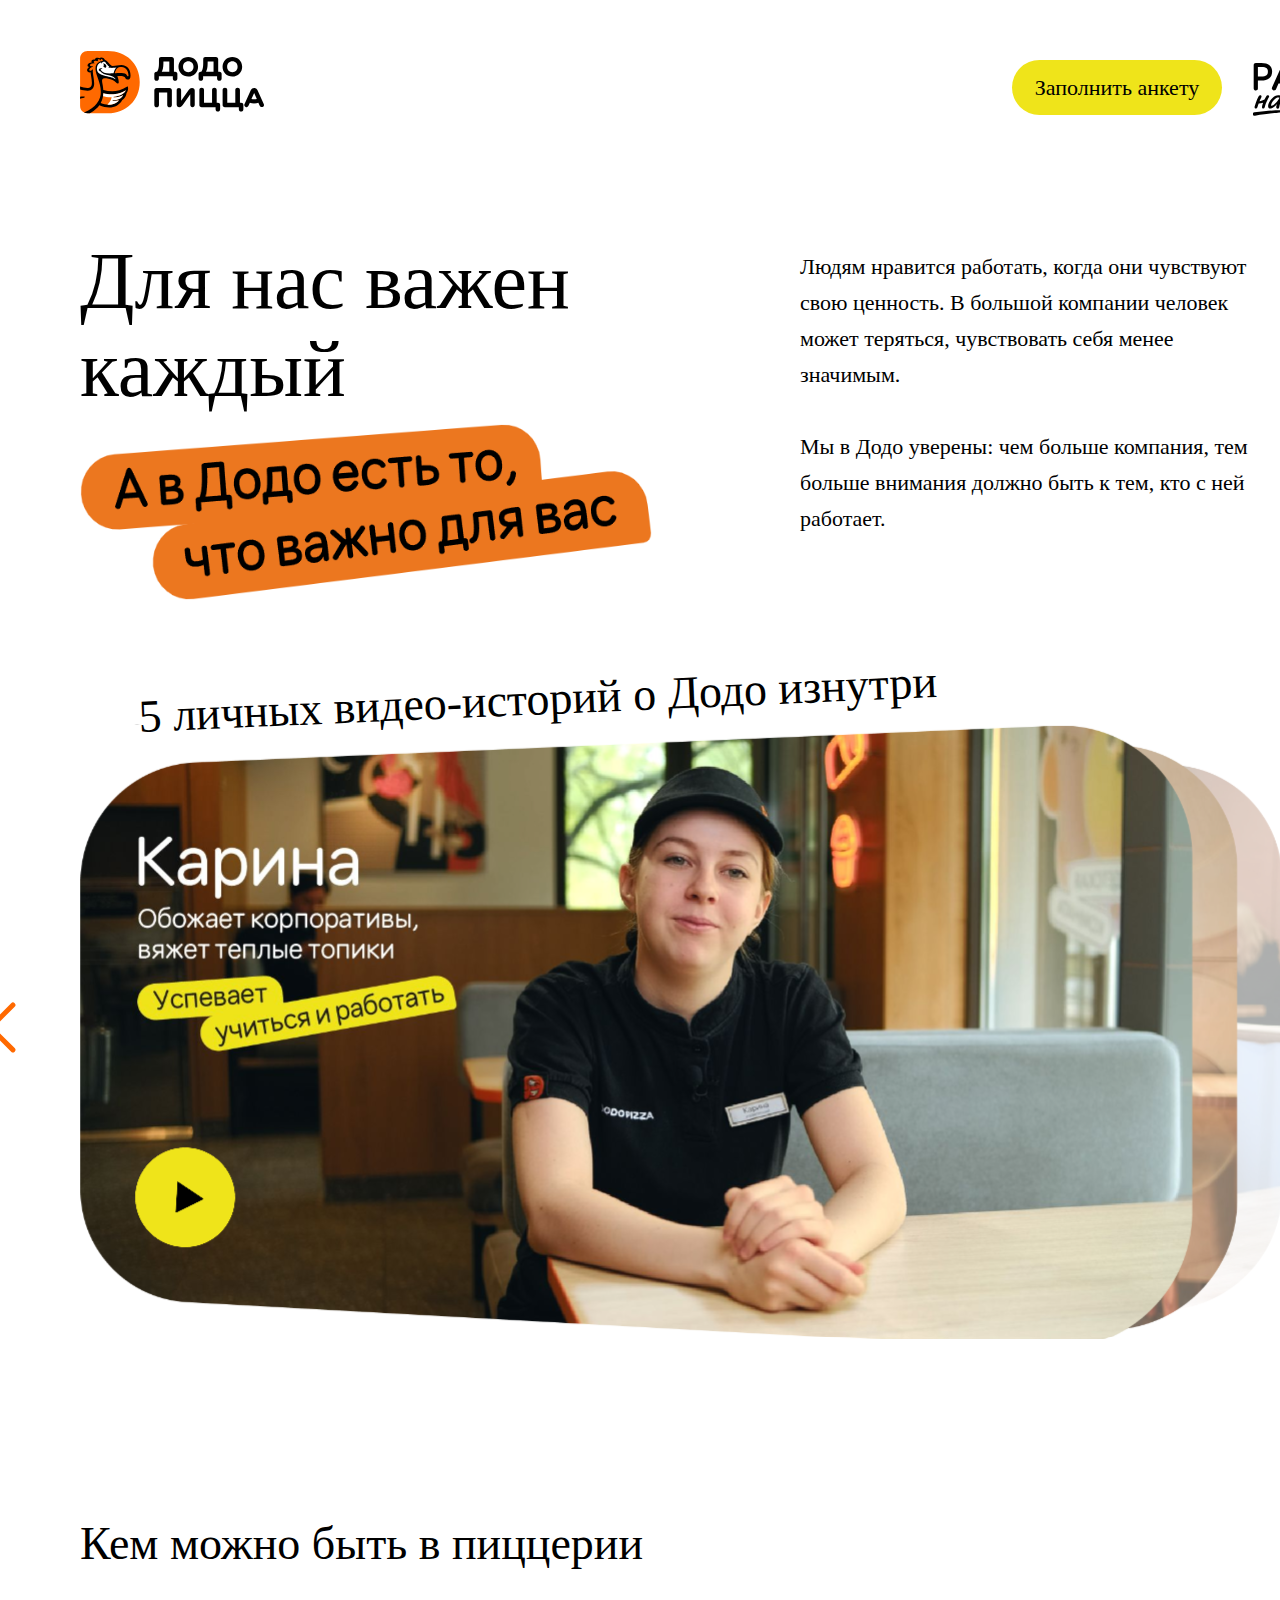
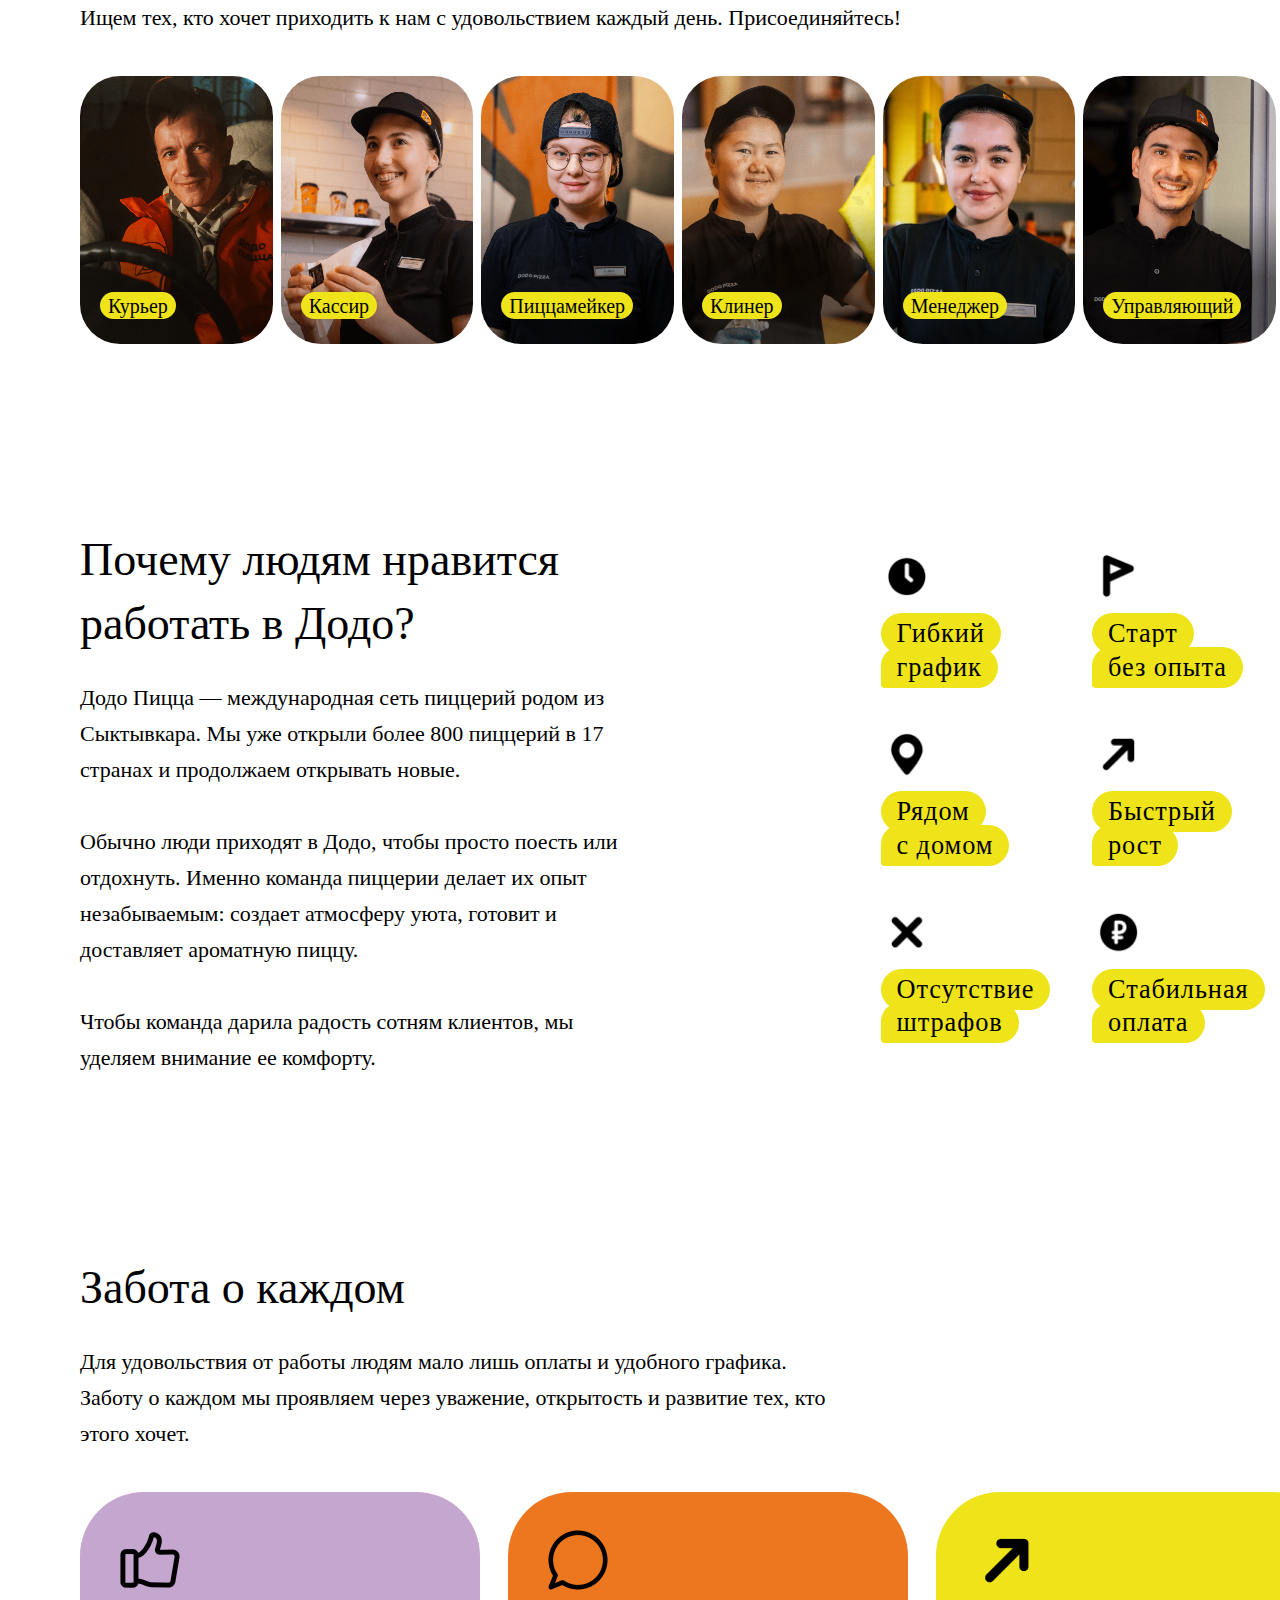
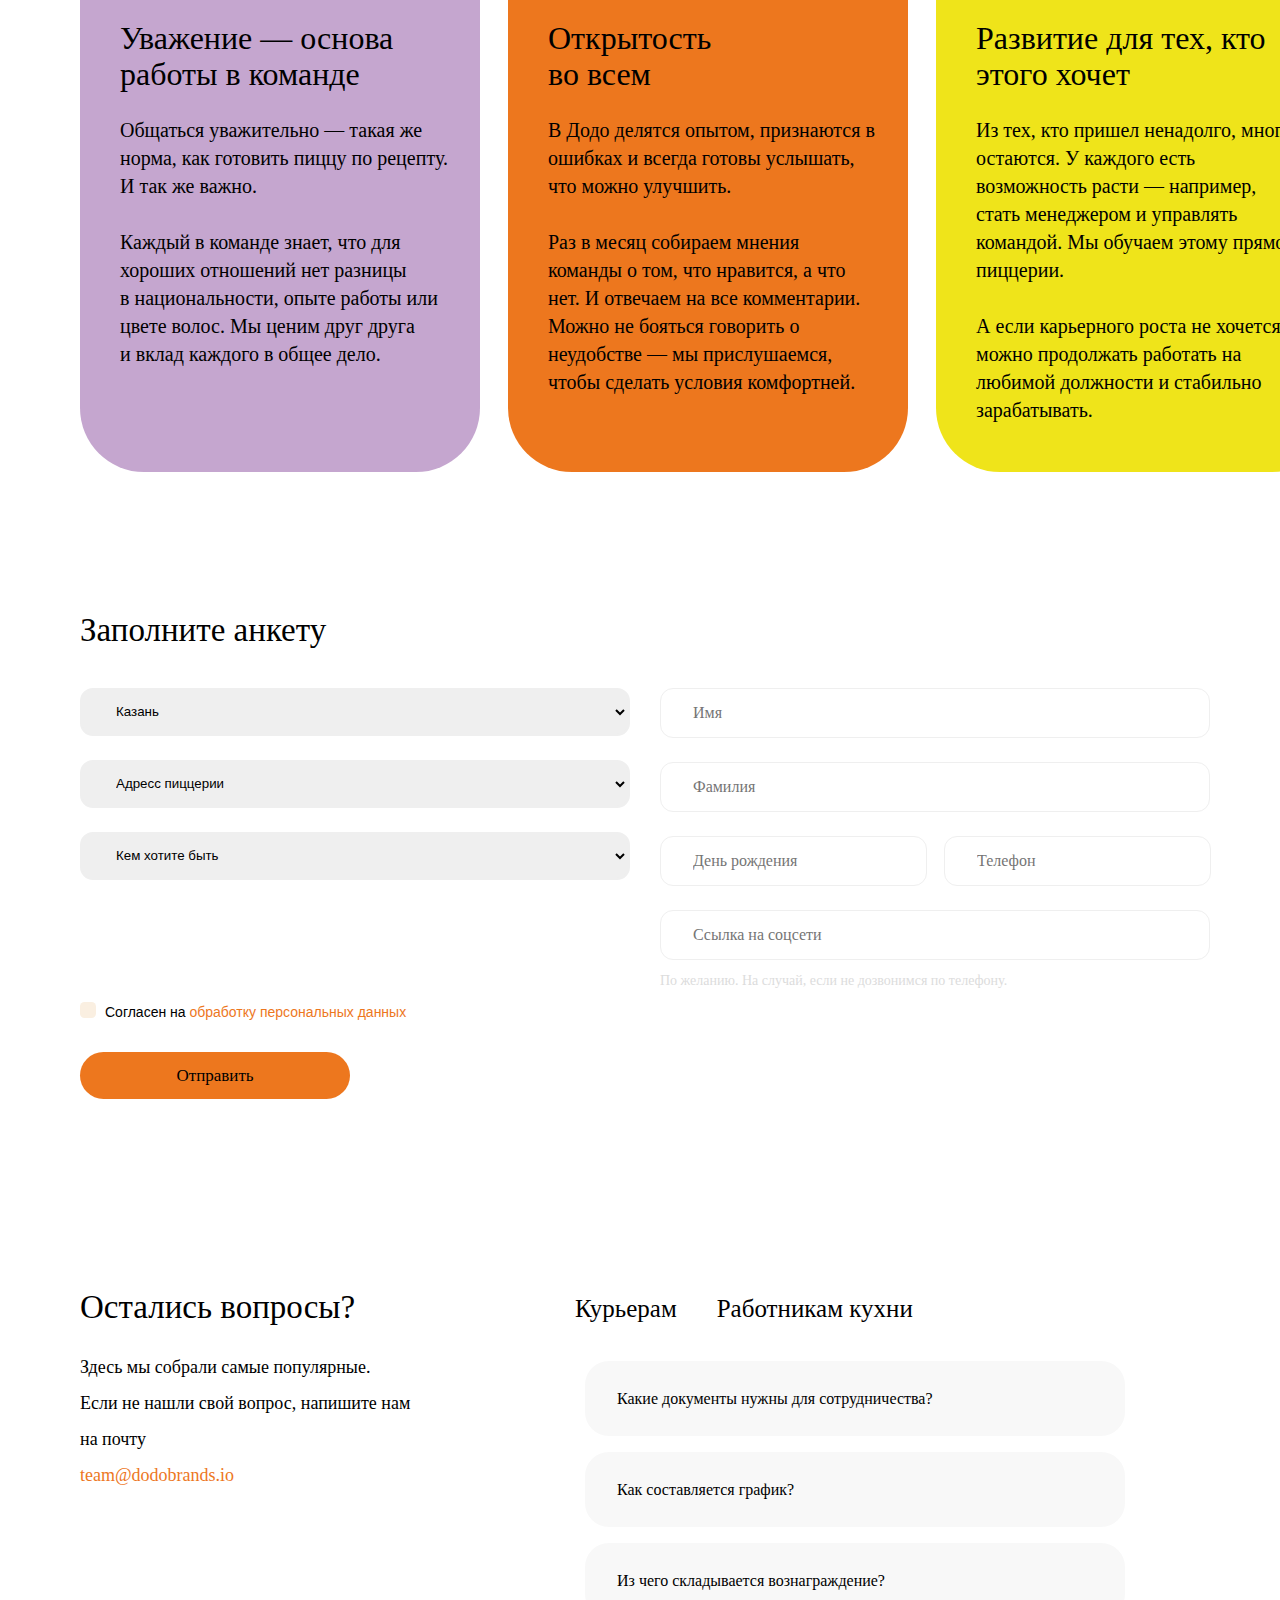
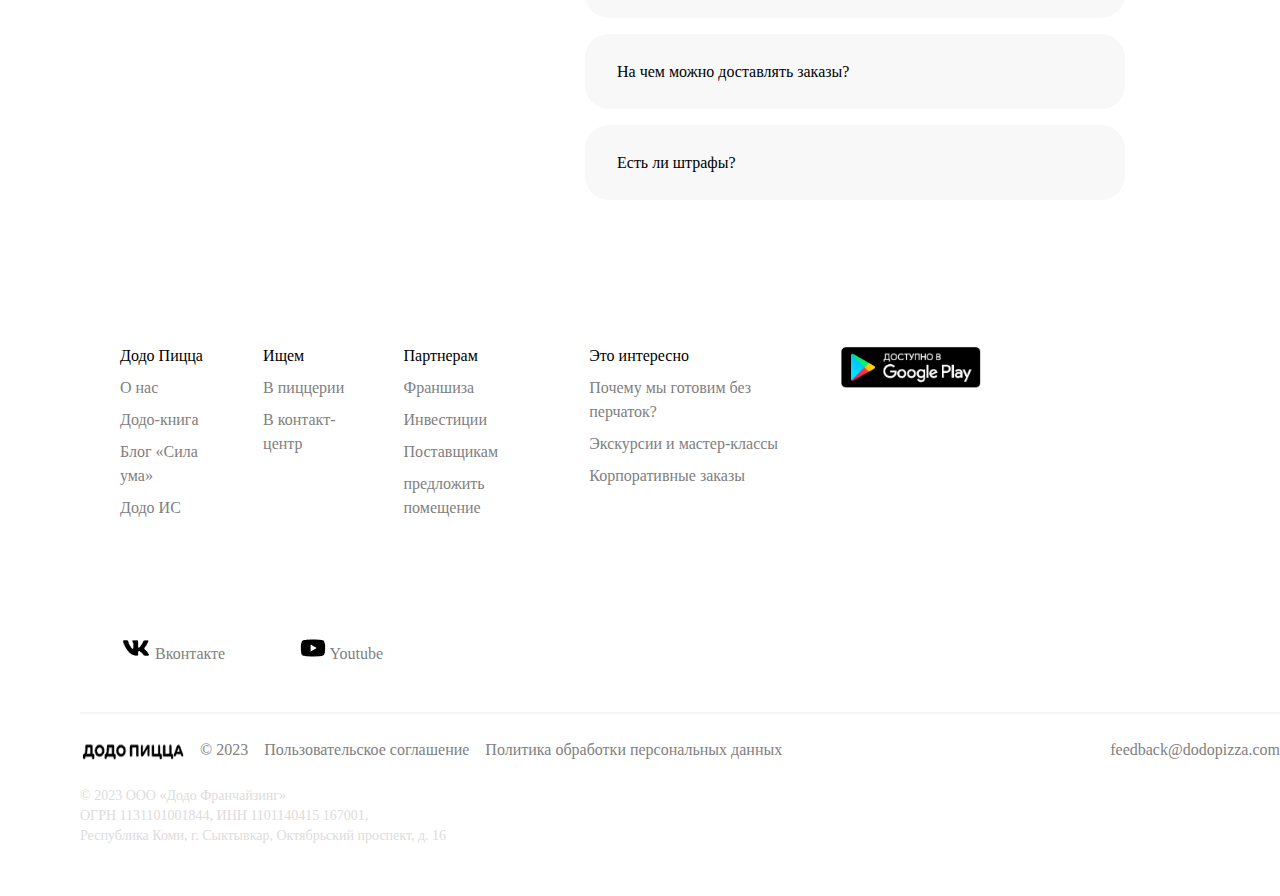
<file: Homework_3/MyHttpServer/MyHttpServer/bin/Debug/net6.0/index.html>
<!DOCTYPE html>
<html>

<head>
    <meta charset="utf-8">
    <title>Работа в Додо Пицце</title>

    <meta data-n-head="ssr" name="viewport" content="width=device-width, initial-scale=1">
    <link href="https://db.onlinewebfonts.com/c/042f08aaf8a34dc8799a18600c3b08fb?family=Dodo+Rounded+Bold"
        rel="stylesheet">
    <style>
        * {
            box-sizing: border-box;
            padding: 0;
            margin: 0;
            font-weight: 200;
        }

        @font-face {
            font-family: "Dodo Rounded Bold";
            src: url("https://db.onlinewebfonts.com/t/042f08aaf8a34dc8799a18600c3b08fb.eot");
            src: url("https://db.onlinewebfonts.com/t/042f08aaf8a34dc8799a18600c3b08fb.eot?#iefix")format("embedded-opentype"),
            url("https://db.onlinewebfonts.com/t/042f08aaf8a34dc8799a18600c3b08fb.woff2")format("woff2"),
            url("https://db.onlinewebfonts.com/t/042f08aaf8a34dc8799a18600c3b08fb.woff")format("woff"),
            url("https://db.onlinewebfonts.com/t/042f08aaf8a34dc8799a18600c3b08fb.ttf")format("truetype"),
            url("https://db.onlinewebfonts.com/t/042f08aaf8a34dc8799a18600c3b08fb.svg#Dodo Rounded Bold")format("svg");
        }
        html {
            box-sizing: border-box;
        }
        body {
            font-family: 'Dodo Rounded Bold';
            font-size: 22px;
            line-height: 36px;
            color: #000;
        }

        .container {
            max-width: 1360px;
            width: 100%;
            padding: 50px 0;
            padding-left: 80px;
            margin: 0 auto;
            height: auto;
        }

        .header-container {
            display: flex;

        }

        #team {
            width: 2300px;
            height: 64px;
        }

        .header-right-button {
            align-items: center;
            padding-left: 748px;
            padding-top: 10px;

        }

        .header-button {
            background-color: #efe41a;
            font-size: 22px;
            line-height: 36px;
            font-weight: 500;
            border-radius: 64px;
            font-family: "Dodo Rounded Bold";
            border-color: transparent;
            width: 210px;
            height: 55px;
            cursor: pointer;
        }

        .header-right-work {
            margin-top: -53px;
            margin-left: -90px;
        }

        .heroes {
            display: flex;
        }

        .heroes-left {
            display: flex;
            flex-direction: column;
            width: 640px;
        }

        .heroes-title {
            margin-bottom: 10.6px;
            font-size: 80px;
            line-height: 88px;
        }

        .heroes-description {
            margin-top: 12px;
            margin-left: 80px;
            position: relative;
            max-width: 476px;
        }

        .heroes-image {
            width: 572px;
            height: 176px;
            position: relative;
        }

        .footer-top {
            margin-bottom: 64px;
            display: flex;
            justify-content: space-between;
        }

        .footer-item {
            margin-bottom: 8px;
            font-size: 16px;
            line-height: 24px;
            font-weight: lighter;
        }

        .footer-item a {
            color: gray;
            text-decoration: none
        }

        .footer-apps {
            padding-right: 100px;
            display: flex;
        }

        .footer-item-app {
            margin-right: 10px;
        }

        li,
        ul {
            list-style: none;
        }

        .footer-middle {
            display: flex;
            padding-bottom: 24px;
            align-items: center;
        }

        .list-social-item {
            margin-right: 32px;
            font-weight: 400;
            font-size: 16px;
            line-height: 24px;
        }

        .social-text {
            color: grey;
        }

        .social-icon {
            max-width: 100%;
        }

        .footer-bottom {
            padding-top: 24px;
            display: flex;
            align-items: center;
        }

        .copyright {
            display: flex;
            align-items: center;
        }

        .copyright-image {
            margin-right: 16px;
            width: 104px;
            height: 22px;
        }

        .copyright-text {
            font-size: 16px;
            line-height: 24px;
            font-weight: 400;
            color: grey;
        }

        .footer-client-links {
            display: flex;
            align-items: center;
        }

        .first {
            margin-left: 16px;
            margin-right: 16px;
        }

        .footer-link {
            font-weight: 400;
            font-size: 16px;
            line-height: 24px;
            color: grey;
            text-decoration: none;
        }

        .footer-feedback {
            display: inline-flex;
            margin-left: auto;
            font-size: 16px;
            line-height: 24px;
            font-weight: 400;
            color: grey;
            text-decoration: none;
        }

        .footer-adress {
            padding-top: 24px;
            font-size: 14px;
            line-height: 20px;
            font-weight: 400;
            color: #DCDCDC;
        }

        .position-title {
            margin-bottom: 24px;
            font-size: 46px;
            line-height: 64px;
            font-weight: 500;
        }

        .position-description {
            margin-bottom: 36px;
        }

        .vacancies {
            display: flex;
            margin-left: -4px;
        }
        .card-image{
            position: absolute;
            top: 0;
            left: 0;
            width: 100%;
            height: 100%;
        }

        .vacancy-card {
            position: relative;
            display: flex;
            align-items: flex-end;
            width: 214px;
            height: 276px;
            background-size: cover;
            background-repeat: no-repeat;
            background-position: 50%;
            cursor: pointer;
            border: 4px solid #fff;
            border-radius: 44px;
            overflow: hidden;
        }

        .card-info {
            padding: 27px 20px 20px;
            border-bottom-left-radius: 45px;
            border-bottom-right-radius: 45px;
            overflow: hidden;
            position: relative;
            z-index: 20;
        }

        .role {
            top: 80%;
            position: relative;
            z-index: 20;
            display: inline-block;
            padding: 3.5px 8px;
            font-size: 20px;
            line-height: 100%;
            font-weight: 500;
            background-color: #efe41a;
            border-radius: 20px;
        }

        .advantages {
            padding: 80px 0;
        }

        .container-advantages {
            display: flex;
            justify-content: space-between;
            align-items: flex-start;
        }

        .advantages-description {
            max-width: 730px;
            margin-right: 200px;
        }

        .advantages-title {
            font-size: 46px;
            line-height: 64px;
            font-weight: 500;
            margin-bottom: 24px;
            max-width: 650px;
        }

        .advantages-logos {
            width: 100%;
        }

        .advantages-list {
            display: grid;
            grid-template-columns: repeat(2, 1fr);
            grid-gap: 40px 23.5px;
            max-width: max-content;
        }

        .advantages-items {
            line-height: 1;
            width: 188px;
        }

        .item-icon {
            margin-bottom: 7.53px;
        }

        .item-text {
            display: flex;
            flex-direction: column;
            align-items: flex-start;
            font-size: 26.3547px;
            line-height: 36.03px;
            font-weight: 500;
            letter-spacing: .035em;
        }

        .phrase {
            padding: 2.76496px 16.0011px 1.94124px;
            background-color: #efe41a;
            border-radius: 20.7073px;
        }

        .second-phrase {
            margin-top: -7px;
            border-radius: 18.8248px 20.7073px 20.7073px 3.76496px;
        }

        .care-description {
            margin-bottom: 40px;
            max-width: 759px;
        }

        .care {
            padding-bottom: 30px;
        }

        .care-advantages {
            display: flex;
        }

        .first-slide {
            background-color: #C5A6CF;
        }

        .support-slide {
            margin-right: 28px;
            padding: 32px 40px 48px;
            max-width: 400px;
            border-radius: 64px;
            min-height: 500px;
        }

        .support-card-icon {
            margin-left: -6px;
            margin-bottom: 24px;
            width: 72px;
            height: 72px;
        }

        .card-title {
            margin-bottom: 24px;
            font-size: 32px;
            line-height: 36px;
            font-weight: 500;
        }

        .card-description {
            font-size: 20px;
            line-height: 28px;
            font-weight: 400;
            width: 328px;
        ;
        }

        .second-slide {
            background-color: #ED771E;
        }

        .last-slide {
            background-color: #EFE41A;
        }

        .forms {
            padding: 10px 0;
        }

        .form-title {
            margin-bottom: 40px;
        }

        .form-inners {
            width: 100%;
            display: flex;
        }

        .form-left {
            width: 100%;
            max-width: 490px;
        }

        .form-right {
            margin-left: 90px;
        }

        .form {
            margin-bottom: 24px;
            display: flex;
        }

        .selection {
            padding-left: 30px;
            border: 2px solid #efefef;
            border-radius: 13px;
            transition: opacity .2s ease-in-out;
            outline: none;
            width: 550px;
            height: 48px;
        }

        input {
            font-family: "Dodo Rounded Bold";
            font-size: 16px;
        }

        .form-input {
            padding-left: 32px;
            height: 50px;
            width: 550px;

            border: 1px solid #efefef;
            border-radius: 13px;
        }

        .birthdate {
            width: 267px;
            margin-right: 17px;
        }

        .telephone {
            width: 267px;
        }

        .form-info {
            font-size: 14px;
            color: #DCDCDC;
        }

        .data-checkbox {
            display: flex;
            align-items: flex-start;
            font-family: "Dodo Rounded v2", sans-serif;
            font-weight: 400;
            font-size: 18px;
            line-height: 20px;
        }

        .checkbox-info {
            margin-top: 3px;
            font-size: 14px;
            cursor: pointer;
        }

        .checkbox-info a {
            color: #ed771e;
            text-decoration: none;
        }

        .checkbox-field {
            position: absolute;
            z-index: -1;
            opacity: 0;
        }

        .checkbox-field+label {
            display: inline-flex;
            align-items: center;
            user-select: none;
        }

        .checkbox-field+label::before {
            cursor: pointer;
            background-color: #faefe1;
            content: '';
            display: inline-block;
            width: 16px;
            height: 16px;
            flex-shrink: 0;
            flex-grow: 0;
            border: transparent;
            border-radius: 0.25em;
            margin-right: 0.5em;
            background-repeat: no-repeat;
            background-position: center center;
            background-size: 50% 50%;
        }

        .checkbox-field:checked+label::before {
            border-color: transparent;
            box-shadow: 0 4px 8px rgba(44, 39, 56, .04);
            background-color: #faefe1;
            background-image: url([data-uri]);
            background-repeat: no-repeat;
            background-position: 50%;
            background-size: 80%;
        }

        .form-button {
            margin-top: 30px;
            padding: 10px 17px;
            min-width: 270px;
            border-radius: 64px;
            border-color: transparent;
            font-size: 17px;
            line-height: 27px;
            font-weight: 530;
            color: #000;
            background-color: #ed771e;
        }

        .form-button:focus,
        .form-button:hover {
            background-color: #efe41a;
        }

        .questions {
            padding-top: 80px;
            min-height: 609px;
        }

        .questions-container {
            display: flex;
        }

        .questions-left {
            width: 100%;
            max-width: 450px;
            margin-right: 15px;
        }

        .title {
            display: block;
            margin-bottom: 24px;
        }

        .questions-description {
            font-size: 18px;
            max-width: 580px;
            font-weight: 400;
            font-weight: lighter;
        }

        a {
            color: #ed771e;
            text-decoration: none;
        }

        .questions-right {
            box-sizing: border-box;
            width: 100%;
            max-width: 580px;
        }

        .questions-buttons {
            margin-left: 30px;
            margin-bottom: 32px;
            display: flex;
            align-items: center;
        }

        .questions-button {
            font-weight: 300;
            font-size: 25px;
            line-height: 40px;
            margin-right: 40px;
        }

        button {
            padding: 0;
            margin: 0;
            background-color: transparent;
            cursor: pointer;
            border: none;
            outline: none;
            text-transform: none;
            font-family: inherit;
        }

        ul {
            display: block;
            list-style-type: disc;
            margin-block-start: 1em;
            margin-block-end: 1em;
            margin-inline-start: 0px;
            margin-inline-end: 0px;
            padding-inline-start: 40px;
        }

        .questions-item {
            margin-bottom: 16px;
        }

        .accordeon-button {
            outline: none;
            border: none;
            padding: 20px 32px;
            background-color: #f8f8f8;
            width: 100%;
            border-radius: 24px;
            text-align: left;
            cursor: pointer;
            height: 75px;
        }

        .accordeon-inner {
            font-size: 16px;
            display: flex;
            align-items: center;
            justify-content: space-between;
            width: 100%;
            min-height: 36px;
            text-align: left;
            color: #000;
            cursor: pointer;
        }
        .heroes-bottom{
            padding-top: 10px;
        }
        .hero-title{
            position: relative;
            display: block;
            margin-bottom: -17.5px;
            margin-left: 58px;
            font-size: 46px;
            color: #000;
            font-style: normal;
            font-weight: 500;
            line-height: 64px;
            transform: rotate(-2.5deg);
            z-index: 5;
        }
        .heroes-slides{
            width: 100%;
            height: 688px;
            margin-top: 17.5px;
        }
        .heroes-buttons{
            display: flex;
            justify-content: space-between;
            position: relative;
            left: 90px;
            transform: translateY(-50%);
            margin: 0 auto;
            pointer-events: none;
        }
        .arrow-button{
            top: -350%;
            left: -100px;
            display: flex;
            position: absolute;
            justify-content: center;
            align-items: center;
            height: 128px;
            width: 64px;
            pointer-events: all;
        }
        .arrow-button svg{
            height: 54.86px;
            width: 27.43px;
        }
        .arrow-button-second{
            position: absolute;
            left: 1270px;
            transform: rotate(180deg);
        }
    </style>
</head>


<body>
    <header>
        <div class="container header-container">

            <div class="header-logo">
                <svg width="184" height="64" viewBox="0 0 184 64" fill="none" xmlns="http://www.w3.org/2000/svg"
                    data-v-1e009ed9>
                    <g clip-path="url(#clip0_335_4486)">
                        <path
                            d="M139.367 21.8302H138.191V9.3698C138.191 8.12696 137.355 7.10193 135.902 7.10193H125.289C124.051 7.10193 123.215 7.94116 123.215 9.40077V12.415C123.215 14.5899 123.184 16.2674 122.813 18.0697C122.442 19.841 121.978 20.928 121.297 21.8292H120.771C119.285 21.8292 118.574 22.7613 118.574 24.0981V28.3861C118.574 29.8467 119.564 30.6849 120.833 30.6849C122.133 30.6849 123.123 29.8457 123.123 28.3861V26.335H137.078V28.3861C137.078 29.8467 138.068 30.6849 139.336 30.6849C140.636 30.6849 141.625 29.8457 141.625 28.3861V24.0981C141.627 22.7623 140.914 21.8302 139.367 21.8302ZM133.55 21.8302H126.031C126.495 20.8361 126.866 19.935 127.176 18.5683C127.485 17.1386 127.61 15.7089 127.64 13.8446L127.671 11.6077H133.55V21.8302Z"
                            fill="currentColor"></path>
                        <path
                            d="M152.364 6.94606C146.826 6.94606 142.556 11.1412 142.556 16.7339C142.556 22.3886 146.826 26.5218 152.364 26.5218C157.903 26.5218 162.173 22.2338 162.173 16.672C162.173 11.0792 157.903 6.94606 152.364 6.94606ZM152.364 22.1409C149.332 22.1409 147.135 19.841 147.135 16.703C147.135 13.6268 149.333 11.327 152.364 11.327C155.428 11.327 157.593 13.6258 157.593 16.703C157.593 19.841 155.52 22.1409 152.364 22.1409Z"
                            fill="currentColor"></path>
                        <path
                            d="M108.27 6.94606C102.732 6.94606 98.4615 11.1412 98.4615 16.7339C98.4615 22.3886 102.732 26.5218 108.27 26.5218C113.809 26.5218 118.079 22.2338 118.079 16.672C118.079 11.0792 113.809 6.94606 108.27 6.94606ZM108.27 22.1409C105.238 22.1409 103.041 19.841 103.041 16.703C103.041 13.6268 105.238 11.327 108.27 11.327C111.333 11.327 113.499 13.6258 113.499 16.703C113.499 19.841 111.426 22.1409 108.27 22.1409Z"
                            fill="currentColor"></path>
                        <path
                            d="M95.1187 21.8302H93.9427V9.3698C93.9427 8.12696 93.107 7.10193 91.6535 7.10193H81.0401C79.8025 7.10193 78.9668 7.94116 78.9668 9.40077V12.415C78.9668 14.5899 78.9359 16.2674 78.5648 18.0697C78.1937 19.841 77.7291 20.928 77.0486 21.8292H76.5234C75.038 21.8292 74.3267 22.7613 74.3267 24.0981V28.3861C74.3267 29.8467 75.3166 30.6849 76.5861 30.6849C77.8854 30.6849 78.8753 29.8457 78.8753 28.3861V26.335H92.8305V28.3861C92.8305 29.8467 93.8204 30.6849 95.0889 30.6849C96.3882 30.6849 97.3781 29.8457 97.3781 28.3861V24.0981C97.377 22.7623 96.6657 21.8302 95.1187 21.8302ZM89.3016 21.8302H81.7823C82.2469 20.8361 82.618 19.935 82.9274 18.5683C83.2368 17.1386 83.3612 15.7089 83.392 13.8446L83.4228 11.6077H89.3016V21.8302Z"
                            fill="currentColor"></path>
                        <path
                            d="M183.74 53.888L177.427 40.0919C176.715 38.5693 175.725 37.9169 174.302 37.9169H174.055C172.569 37.9169 171.58 38.5693 170.868 40.0919L164.556 53.888C163.937 55.2547 164.37 56.4666 165.607 56.9332C166.72 57.3688 167.835 57.12 168.454 55.8152L169.877 52.801C171.146 53.2366 172.724 53.4534 174.209 53.4534C175.787 53.4534 177.18 53.2356 178.355 52.801L179.717 55.7843C180.305 57.089 181.511 57.3378 182.594 56.9332C183.832 56.4666 184.327 55.1928 183.74 53.888ZM174.209 49.3203C173.25 49.3203 172.228 49.1964 171.455 48.9786L174.147 42.9512L176.839 48.9786C176.096 49.1964 175.168 49.3203 174.209 49.3203Z"
                            fill="currentColor"></path>
                        <path
                            d="M161.12 52.6452H159.944V40.0299C159.944 38.5693 158.893 37.7301 157.592 37.7301C156.324 37.7301 155.302 38.5693 155.302 40.0299V52.6452H147.258V40.0299C147.258 38.5693 146.268 37.7301 144.937 37.7301C143.637 37.7301 142.616 38.5693 142.616 40.0299V54.8831C142.616 56.1259 143.452 57.151 144.906 57.151H158.83V59.2021C158.83 60.6627 159.82 61.5009 161.088 61.5009C162.388 61.5009 163.378 60.6617 163.378 59.2021V54.945C163.379 53.4214 162.481 52.6452 161.12 52.6452Z"
                            fill="currentColor"></path>
                        <path
                            d="M137.882 52.6452H136.706V40.0299C136.706 38.5693 135.654 37.7301 134.354 37.7301C133.085 37.7301 132.064 38.5693 132.064 40.0299V52.6452H124.019V40.0299C124.019 38.5693 123.029 37.7301 121.698 37.7301C120.399 37.7301 119.378 38.5693 119.378 40.0299V54.8831C119.378 56.1259 120.214 57.151 121.667 57.151H135.592V59.2021C135.592 60.6627 136.581 61.5009 137.85 61.5009C139.149 61.5009 140.139 60.6617 140.139 59.2021V54.945C140.14 53.4214 139.244 52.6452 137.882 52.6452Z"
                            fill="currentColor"></path>
                        <path
                            d="M112.075 37.9169H111.89C110.529 37.9169 109.631 38.6003 108.672 39.968L101.122 50.719V40.2157C101.122 38.7551 100.194 37.9169 98.9251 37.9169C97.6258 37.9169 96.6667 38.7561 96.6667 40.2157V54.5404C96.6667 56.0939 97.6566 57.151 99.2345 57.151H99.4514C100.906 57.151 101.834 56.4057 102.732 55.0999L110.282 44.3489V54.8511C110.282 56.3117 111.21 57.151 112.509 57.151C113.778 57.151 114.737 56.3117 114.737 54.8511V40.5264C114.737 38.911 113.778 37.9169 112.075 37.9169Z"
                            fill="currentColor"></path>
                        <path
                            d="M89.5483 37.9169H76.6149C75.1295 37.9169 74.3257 38.9419 74.3257 40.1858V55.039C74.3257 56.4996 75.3773 57.3378 76.6776 57.3378C77.9461 57.3378 78.9668 56.4986 78.9668 55.039V42.4227H87.2283V55.0379C87.2283 56.4986 88.249 57.3368 89.5494 57.3368C90.8178 57.3368 91.8704 56.4666 91.8704 55.0059V40.1848C91.8694 38.9419 91.0347 37.9169 89.5483 37.9169Z"
                            fill="currentColor">

                        </path>
                        <path
                            d="M27.8169 0.995098C45.8715 0.995098 59.7373 13.4668 59.7373 31.9763C59.7373 50.5848 45.8715 63.2588 27.8169 63.2588H7.56863C3.47848 63.2588 0.0863037 60.543 0.0863037 55.8163V8.7391C0.0863037 4.01135 3.47848 0.994064 7.56863 0.994064H27.8169V0.995098Z"
                            fill="#FF6900">
                        </path>
                        <path
                            d="M14.1742 33.6186C14.1742 27.8844 12.3465 22.6705 12.9468 19.4044L12.8009 19.2155C10.7214 21.3946 9.3686 20.8186 9.2216 20.1166C8.92556 18.7117 11.3597 16.992 12.7505 16.3943C12.7772 16.3025 12.8132 16.2064 12.8512 16.1094C11.5499 16.3107 10.0213 16.1455 9.96788 15.2103C9.90518 14.1017 12.1214 13.1117 15.0181 13.3574C15.0726 13.311 15.1291 13.2645 15.1857 13.2181C15.0037 13.1448 14.8084 13.0539 14.5648 12.928C13.8165 12.5409 13.6345 11.8978 13.8792 11.4302C14.1475 10.9161 14.9667 10.7159 15.6308 10.7303C16.6731 10.752 17.5602 11.0059 18.2088 11.2702C18.2818 11.2392 18.3558 11.2083 18.4257 11.1814C18.1852 10.9925 17.9755 10.7871 17.8532 10.5765C17.6743 10.2679 17.6301 9.84361 17.9765 9.56903C18.3815 9.248 19.4094 9.13445 20.3387 9.98193C20.5309 10.1564 20.6933 10.3267 20.8403 10.4898C20.9441 10.4702 21.048 10.4495 21.1528 10.433C20.9997 10.1956 20.8773 9.94787 20.8383 9.71768C20.7838 9.40284 20.8866 9.06426 21.2546 8.94452C21.6565 8.81342 22.1653 9.0209 22.4295 9.41419C22.7122 9.83535 22.8859 10.3535 22.9949 10.7221C20.9462 10.9615 15.5126 12.2075 15.5126 18.8026C15.5126 25.2335 20.8331 31.9897 20.8331 41.9582C20.8249 45.5804 20.0293 49.2139 16.7594 53.4462C14.2348 56.7143 10.2238 59.8679 3.96989 62.4568C5.04203 62.9822 6.26938 63.2588 7.56869 63.2588H9.81677C14.9904 60.3809 17.5581 57.7425 19.3375 55.2671C22.8068 56.8196 26.1445 57.4865 29.1522 57.4865C34.7914 57.4865 39.598 54.8779 42.1041 50.2256C44.6832 48.671 46.3937 45.4751 46.5016 43.1917C48.1083 41.1623 48.4054 38.6003 47.912 36.8712C47.7938 36.4594 47.4607 36.447 46.883 36.8C41.8019 39.8596 36.8812 41.3161 32.1856 41.3161C29.3383 41.3161 26.4179 40.8619 23.3104 39.9587C23.0884 36.6142 22.4048 33.8095 22.1499 32.1094C21.7871 29.8643 22.3031 28.2034 24.7568 28.2034C26.5567 28.2034 29.8872 28.6627 32.5485 29.8777C35.1841 31.0813 36.7527 33.4503 37.8485 33.4503C38.2936 33.4503 38.7613 33.1726 38.7613 32.2271C38.7613 30.3112 38.0808 27.2268 37.2348 26.1275C39.7008 25.9861 41.6601 26.0119 42.762 26.1368C45.0584 26.5373 45.1664 27.6945 45.6187 28.449C46.0709 29.2036 46.8378 29.5319 47.7598 29.5319C49.4672 29.5319 50.5322 28.6472 50.5322 25.4545C50.5322 18.4413 46.1234 15.0421 41.4997 15.0421C37.7036 15.0421 36.2377 15.8803 32.6328 15.8803C30.0753 15.8803 27.9567 10.655 25.0507 9.96851C23.7669 7.10193 20.8886 6.77884 19.1155 8.21884C17.5057 7.2351 14.9883 7.76568 14.8845 9.58142C13.0321 9.00542 10.6401 10.0088 11.6712 12.4532C7.14209 12.5822 6.29713 16.6039 9.37065 17.0529C5.41414 19.3012 7.22227 23.1845 10.5425 22.3587C10.7769 25.1169 11.8901 29.5701 11.8901 32.6452C11.8901 36.9218 9.95863 37.9148 7.31787 37.9148C5.23117 37.9148 2.16793 37.1541 0.0925293 36.5595V39.5417C2.1926 40.0661 5.34218 40.7391 7.7054 40.7391C11.8654 40.7401 14.1742 38.2885 14.1742 33.6186ZM23.3505 43.3063C26.201 44.1012 30.1411 44.5254 33.4099 44.2952C39.155 43.8906 43.4682 41.7425 45.8962 40.1786C44.4376 43.8782 38.9669 46.176 33.6628 46.8263C33.6288 47.0957 33.5888 47.359 33.5404 47.6129C37.5196 47.4003 41.2983 46.1017 43.0108 44.9156C42.0312 48.5543 37.1639 50.017 32.7458 50.2276C32.6215 50.5135 32.4899 50.783 32.3542 51.039C34.9271 51.0854 37.3911 50.6065 38.859 50.1419C37.5381 52.6741 32.9792 54.6746 28.336 54.6746C26.054 54.6746 23.2066 54.2276 20.7355 53.0467C22.521 49.7662 23.2087 46.4041 23.3505 43.3063ZM34.8428 22.7933C35.4688 20.9197 36.0126 19.5066 37.0282 18.4289C38.0983 17.2934 39.2866 16.9383 41.8955 16.9383C45.4984 16.9383 48.5082 20.5956 48.5082 25.7074C48.5082 26.4671 47.4926 26.4619 47.1667 25.7672C45.9414 23.5943 44.2813 23.2815 41.6663 23.0885C39.7368 22.975 37.4096 23.1391 35.29 23.2299C34.8942 23.2506 34.7832 22.9729 34.8428 22.7933Z"
                            fill="#000">
                        </path>
                        <path
                            d="M0.0863037 48.6369C2.26347 48.2023 4.40568 47.7997 4.40568 47.7997L4.67911 46.6209C3.6964 46.5714 1.74744 46.5941 0.0863037 46.6395V48.6369Z"
                            fill="#000">
                        </path>
                        <path
                            d="M23.551 13.439C24.3116 13.1819 25.4043 13.9355 25.9892 15.1164C26.5741 16.2973 26.4302 17.4679 25.6695 17.7197C24.915 17.9881 23.8275 17.2346 23.2395 16.0475C23.1603 15.8875 23.0976 15.7285 23.0452 15.5716L23.1778 15.5345C23.4214 15.7667 23.7123 15.8307 23.9066 15.7058C24.1739 15.5293 24.1461 15.0607 23.92 14.656C23.7586 14.3247 23.3855 13.9778 23.0771 14.0036L23.0236 13.9334C23.1388 13.697 23.3135 13.5216 23.551 13.439ZM28.8828 25.3223C25.4763 24.5708 21.748 23.5778 19.7599 20.6431C19.7229 20.5884 19.6551 20.5636 19.5914 20.5822C19.5287 20.5997 19.4834 20.6576 19.4803 20.7236C19.4732 20.8836 19.4947 21.0591 19.5307 21.2336L19.2614 21.3357C18.7372 20.5946 18.6302 19.6945 19.1504 19.0472C19.8987 18.1161 21.417 18.2111 22.3236 18.7861L22.2085 19.0369C21.7223 18.9554 21.2587 18.9554 20.8968 19.1763C20.5895 19.3641 20.5473 19.6428 20.7365 19.9959C22.3873 23.0772 27.1878 23.7461 32.8918 23.3001C33.4808 23.2537 33.6165 22.9874 33.6925 22.7025C34.188 20.7185 35.0864 18.9492 36.4238 17.601C35.3835 17.7476 34.4162 17.7806 33.5723 17.8271C30.6262 18.0139 28.9414 17.6258 28.4151 17.2036L28.5107 16.9466C28.8243 17.055 29.1501 17.0797 29.2169 16.9868C29.3084 16.8619 29.2385 16.7835 29.0946 16.6565C28.5354 16.1301 26.0221 13.5432 26.0273 13.5577C25.7559 11.3703 22.5837 11.2908 21.3193 13.4431L20.8896 13.3275C21.015 12.8557 21.2032 12.4707 21.3779 12.191C18.7289 12.7917 17.222 15.1794 16.9485 17.4854C15.7746 27.3982 30.7455 25.1076 35.0248 29.0777C35.106 29.1417 35.3095 29.4328 35.4555 29.249C35.622 28.7092 33.7367 26.401 28.8828 25.3223Z"
                            fill="#fff">
                        </path>
                        <path
                            d="M45.892 40.1724C43.4651 41.7352 39.1478 43.8865 33.4057 44.2911C30.139 44.5213 26.1938 44.095 23.3454 43.3001C23.3012 44.2539 23.2056 45.2387 23.0421 46.2328C24.6477 46.6467 27.5064 47.1938 31.6305 47.3115C31.4465 48.4253 30.3209 52.2044 27.4386 54.6478C32.6923 54.8687 37.4527 52.8176 38.8528 50.1357C37.3849 50.6003 34.9199 51.0792 32.348 51.0328C32.4837 50.7778 32.6153 50.5074 32.7396 50.2214C37.1556 50.0119 42.025 48.5461 43.0046 44.9094C41.292 46.0945 37.5103 47.3941 33.5342 47.6067C33.5825 47.3528 33.6226 47.0906 33.6566 46.8201C38.9597 46.1708 44.4344 43.8689 45.892 40.1724Z"
                            fill="#fff">
                        </path>
                    </g>
                </svg>
            </div>

            <div class="header-right">

                <div class="header-right-button">
                    <button class="header-button">Заполнить анкету</button>
                </div>

                <div class="header-right-work">
                    <svg id="team" version="1.1" xmlns="http://www.w3.org/2000/svg"
                        xmlns:xlink="http://www.w3.org/1999/xlink" x="0px" y="0px" viewBox="0 0 143 64"
                        enable-background="new 0 0 143 64" xml:space="preserve" data-v-098dde30="" data-v-1e009ed9="">
                        <g id="logo2" clip-path="url(#clip0_1026_674)" data-v-098dde30="">
                            <mask id="mask0_1026_674" maskUnits="userSpaceOnUse" x="0" y="0" width="143" height="64"
                                style="mask-type: alpha;" data-v-098dde30="">
                                <path id="vector" fill-rule="evenodd" clip-rule="evenodd"
                                    d="M19.5909 27.254C19.8769 27.7286 20.263 28.0738 20.7492 28.2751C21.2211 28.4764 21.7359 28.5052 22.2936 28.3326C22.8227 28.16 23.2517 27.7717 23.5377 27.1677L26.0116 21.5875H38.1523L40.5976 27.1102C40.9122 27.7286 41.2983 28.1313 41.8417 28.3039C42.3708 28.4764 42.8856 28.4764 43.3575 28.2751C43.8294 28.0738 44.2298 27.743 44.5158 27.254C44.8018 26.7794 44.8304 26.2329 44.573 25.6144L34.0339 1.81218C33.8051 1.28005 33.5334 0.848585 33.1616 0.589708C32.7898 0.330832 32.4323 0.187012 32.0605 0.187012C31.6887 0.187012 31.3312 0.330832 30.988 0.589708C30.6448 0.848585 30.3731 1.2369 30.1443 1.78342L19.5051 25.5713C19.2906 26.2329 19.3049 26.7938 19.5909 27.254ZM27.7848 17.5893L32.0891 7.91016L36.3648 17.5893H27.7848ZM1.85877 27.9299C2.31637 28.2751 2.78827 28.4333 3.28877 28.4333C3.78927 28.4333 4.30407 28.2607 4.71877 27.9299C5.14777 27.5847 5.39087 27.0814 5.39087 26.4054V18.6104H8.62267C10.3673 18.6104 11.9403 18.409 13.2988 18.0207C14.6573 17.618 15.8013 17.0283 16.7594 16.2661C17.6889 15.5038 18.4182 14.5403 18.9044 13.4041C19.3763 12.2679 19.6337 10.9735 19.6337 9.4634C19.6337 8.12587 19.4049 6.97531 18.9616 5.92542C18.504 4.87553 17.8319 3.99823 16.931 3.26475C16.0301 2.53126 14.9004 1.95598 13.5276 1.56767C12.1834 1.16497 10.5818 0.963623 8.75137 0.963623H3.28877C2.73107 0.963623 2.21627 1.16497 1.80157 1.55329C1.37257 1.95598 1.18667 2.43059 1.18667 2.96272V26.4054C1.17237 27.0814 1.40117 27.5847 1.85877 27.9299ZM8.75137 4.99059C10.1528 4.99059 11.3111 5.10564 12.1548 5.36452C13.0271 5.59463 13.6992 5.92542 14.1854 6.32812C14.6573 6.75958 15.0005 7.20542 15.1435 7.73755C15.3151 8.26969 15.4009 8.84497 15.4009 9.4634C15.4009 10.2832 15.2865 11.0167 15.0863 11.6495C14.8861 12.2679 14.5286 12.8144 13.9852 13.2603C13.4847 13.6917 12.7697 14.0225 11.8974 14.2526C11.0251 14.4827 9.92397 14.5978 8.63697 14.5978H5.40517V4.99059H8.75137ZM56.485 28.1311H51.2655C50.7078 28.1311 50.2073 27.9298 49.7926 27.5702C49.3779 27.1819 49.1777 26.6929 49.1777 26.1608V3.04891C49.1777 2.51677 49.3636 2.04216 49.7926 1.63947C50.2073 1.25115 50.7221 1.0498 51.2798 1.0498H63.2775C64.0068 1.0498 64.5359 1.23677 64.8791 1.66823C65.208 2.08531 65.3796 2.54553 65.3796 3.04891C65.3796 3.55228 65.2223 3.99812 64.8791 4.42958C64.5216 4.84666 64.0068 5.04801 63.2775 5.04801H53.3962V11.3329H56.6566C58.1009 11.3329 59.4451 11.4768 60.7464 11.7644C62.0334 12.052 63.1631 12.5123 64.1212 13.1307C65.065 13.7491 65.8658 14.5689 66.4235 15.6188C66.9812 16.6687 67.2672 17.9487 67.2672 19.5019C67.2672 20.7388 67.0527 21.9325 66.6237 22.9824C66.1947 24.0323 65.5512 24.9671 64.6789 25.7293C63.8352 26.4916 62.7055 27.0813 61.3327 27.5127C59.9456 27.9298 58.344 28.1311 56.485 28.1311ZM59.7311 15.6476C58.8874 15.475 57.8721 15.3887 56.6566 15.3887H53.3962V24.061H56.4993C57.8721 24.061 59.0018 23.946 59.8455 23.6871C60.6892 23.4282 61.3327 23.1262 61.7903 22.6947C62.2765 22.3064 62.5768 21.8174 62.7484 21.2565C62.92 20.6956 63.0058 20.0916 63.0058 19.4732C63.0058 18.7972 62.8914 18.1932 62.6912 17.6898C62.491 17.172 62.1478 16.755 61.6759 16.4098C61.2183 16.079 60.5462 15.8201 59.7311 15.6476ZM74.7889 24.4207C75.9758 25.672 77.4058 26.6643 79.0646 27.369C80.752 28.1025 82.6396 28.4477 84.7274 28.4477C86.8438 28.4477 88.7314 28.0738 90.3902 27.369C92.049 26.6356 93.4933 25.672 94.6659 24.4207C95.8528 23.1695 96.7537 21.7025 97.3686 20.0054C97.9835 18.3084 98.3267 16.4675 98.3267 14.5403C98.3267 12.6131 98.0121 10.8009 97.3686 9.10387C96.7537 7.40679 95.8242 5.92544 94.6659 4.68859C93.479 3.43735 92.0776 2.44499 90.3902 1.74027C88.7314 1.00679 86.8152 0.661621 84.7274 0.661621C82.611 0.661621 80.7234 1.03555 79.0646 1.74027C77.4058 2.47376 75.9615 3.43735 74.7889 4.68859C73.602 5.93982 72.7011 7.40679 72.0862 9.10387C71.4713 10.8009 71.1567 12.6418 71.1567 14.569C71.1567 16.4962 71.4713 18.3084 72.0862 20.0054C72.7011 21.7025 73.602 23.1695 74.7889 24.4207ZM76.0473 10.427C76.5049 9.20454 77.1198 8.18342 77.9349 7.30612C78.75 6.45758 79.7367 5.81039 80.895 5.35016C82.0533 4.88994 83.3403 4.67421 84.7274 4.67421C86.1288 4.67421 87.4301 4.90432 88.5884 5.35016C89.7467 5.81039 90.7334 6.45758 91.5199 7.30612C92.335 8.15466 92.9499 9.20454 93.4075 10.427C93.8651 11.6495 94.0796 13.0014 94.0796 14.5403C94.0796 16.0935 93.8508 17.4598 93.4075 18.6679C92.9499 19.8904 92.335 20.9115 91.5199 21.7888C90.7048 22.6374 89.7181 23.2845 88.5598 23.7448C87.4015 24.205 86.1431 24.4207 84.6988 24.4207C83.326 24.4207 82.0247 24.1906 80.8664 23.7448C79.7081 23.2845 78.7214 22.6374 77.9063 21.7888C77.0912 20.9403 76.4763 19.8904 76.0187 18.6679C75.5611 17.4454 75.3466 16.0935 75.3466 14.5547C75.4038 13.0014 75.6326 11.6207 76.0473 10.427ZM107.422 5.0194H101.373C100.658 5.0194 100.129 4.81805 99.7713 4.40097C99.4138 4.01266 99.2422 3.52367 99.2422 3.0203C99.2422 2.48816 99.3995 2.04232 99.7713 1.61086C100.1 1.19378 100.644 0.992432 101.373 0.992432H117.818C118.547 0.992432 119.076 1.1794 119.419 1.61086C119.748 2.02794 119.92 2.51693 119.92 3.0203C119.92 3.52367 119.763 3.96951 119.419 4.40097C119.062 4.81805 118.547 5.0194 117.818 5.0194H111.683V26.4055C111.683 27.0814 111.469 27.5848 111.011 27.93C110.568 28.2607 110.082 28.4333 109.552 28.4333C109.023 28.4333 108.551 28.2751 108.094 27.93C107.651 27.5992 107.422 27.0814 107.422 26.4055V5.0194ZM117.189 27.254C117.475 27.7286 117.861 28.0738 118.347 28.2751C118.819 28.4764 119.334 28.5052 119.891 28.3326C120.42 28.16 120.849 27.7717 121.135 27.1677L123.609 21.5875H135.75L138.195 27.1102C138.51 27.7286 138.896 28.1313 139.439 28.3039C139.969 28.4764 140.483 28.4764 140.955 28.2751C141.427 28.0738 141.828 27.743 142.114 27.254C142.4 26.7794 142.428 26.2329 142.171 25.6144L131.646 1.81218C131.417 1.28005 131.145 0.848585 130.774 0.589708C130.402 0.330832 130.044 0.187012 129.673 0.187012C129.301 0.187012 128.943 0.330832 128.6 0.589708C128.257 0.848585 127.985 1.2369 127.756 1.78342L117.117 25.5713C116.888 26.2329 116.917 26.7938 117.189 27.254ZM125.383 17.5893L129.701 7.91016L133.977 17.5893H125.383ZM1.95917 50.3659C13.0274 48.8414 22.8658 48.3236 26.927 48.2805C29.7441 48.1942 29.2865 50.4378 27.5276 50.6248C26.964 50.6798 26.2455 50.7403 25.3809 50.8132C21.0459 51.1787 13.0394 51.8536 2.48827 53.6881C-0.414633 54.2203 -1.01523 50.7686 1.95917 50.3659ZM5.46799 43.6141C5.68565 42.9736 5.92819 42.2598 6.19208 41.5066C7.72218 41.4922 9.30948 41.147 10.6251 40.7156C10.0245 42.2257 9.53828 43.7646 9.48108 45.0014C9.40958 47.2738 11.8978 46.8567 12.1981 45.3466C12.4555 44.1673 13.0275 42.125 13.9999 39.9246C14.9723 37.8104 16.0019 35.8401 16.5167 34.9196C17.3032 33.5246 14.7435 32.4603 13.9141 33.8985C13.5137 34.5888 12.7701 35.9551 12.0122 37.5372C10.7109 38.2706 8.62308 39.0473 6.99288 39.2774C7.50768 37.9686 8.07968 36.6167 8.75178 35.3799C9.92438 33.1794 7.13588 32.3165 6.03478 34.4019C5.06238 36.2572 4.23298 38.2706 3.54658 40.1547C2.90308 41.8518 2.45978 43.4482 2.15948 44.5412C1.54458 46.8423 4.21868 47.3313 4.89078 45.2891C5.05562 44.8278 5.24928 44.2578 5.46799 43.6141ZM24.4672 42.0675C22.1363 44.9151 19.7768 46.6122 17.9607 46.6122C16.259 46.6122 15.5869 45.476 15.5869 43.9084C15.5869 41.6648 17.3887 38.3426 19.7625 36.1421C21.8932 34.1718 24.8962 32.4603 28.0422 33.7547C28.9002 32.5322 31.1882 33.5246 30.416 34.8909C29.3578 36.7462 27.0984 42.1538 26.7981 44.9583C26.4978 47.4895 23.3804 47.3026 23.7522 44.6131C23.8523 44.0091 24.1097 43.103 24.4672 42.0675ZM27.0269 35.7826C25.5254 35.2217 23.8666 35.5237 21.693 37.6378C19.6195 39.6801 18.6042 41.9093 18.6042 43.1318C18.6042 43.4769 18.6328 43.8509 19.1619 43.8509C20.6348 43.8509 24.4529 40.543 26.7695 36.3291C26.8553 36.1421 26.9411 35.9551 27.0269 35.7826ZM47.1472 33.3231C44.4159 33.3231 41.4129 35.9694 38.51 40.3415C39.2822 38.4863 39.9543 36.9042 40.4834 35.7105C41.3843 33.6251 38.4814 32.2588 37.5519 34.3442C35.7445 38.4365 32.7027 47.3375 30.5453 53.6504C29.8031 55.812 29.1086 57.9983 28.2855 60.1312C27.4561 62.2454 30.6164 63.4678 31.4172 61.3393C31.8635 60.217 32.8581 57.3109 34.0654 53.7832C34.2505 53.2423 34.4407 52.6864 34.6347 52.1204C38.5529 53.8031 42.514 51.2863 45.1166 48.4962C48.091 45.3177 50.4648 40.7011 50.4219 37.4364C50.379 35.3222 49.5925 33.3231 47.1472 33.3231ZM42.6713 46.1519C40.2546 48.7263 37.5519 50.1213 35.6643 49.3015C35.6617 49.3015 35.6591 49.3011 35.6564 49.3003L35.6509 49.2984L35.6455 49.2962C35.6357 49.2921 35.6238 49.2872 35.6071 49.2872C35.6929 49.0427 35.7787 48.7838 35.8645 48.5249C39.4395 40.9887 44.2872 36.7317 46.1176 36.7317C46.7611 36.7317 46.947 37.2206 46.947 37.911C46.9184 39.9388 45.3025 43.3186 42.6713 46.1519ZM55.2552 37.5226C57.915 34.675 61.6902 32.115 65.637 34.0278C66.7381 32.3595 69.4837 33.8265 68.5256 35.768C67.21 38.4575 63.8209 47.0579 63.4491 51.0705C63.2632 53.2997 59.8026 53.0408 60.1029 50.7685C60.2602 49.5748 60.7321 47.7339 61.347 45.6916C58.344 50.0638 55.2695 52.7101 52.9529 52.7101C50.8508 52.7101 49.9785 51.0849 49.9785 48.7694C49.9785 45.519 52.2808 40.7011 55.2552 37.5226ZM53.482 48.3235C53.482 48.8125 53.5678 49.3015 54.2399 49.3015C56.0846 49.3015 60.7607 44.8287 64.1355 37.3788C64.207 37.2206 64.2928 36.9905 64.3786 36.7604C64.3715 36.7532 64.3643 36.7496 64.3572 36.746C64.35 36.7424 64.3429 36.7388 64.3357 36.7316C62.4481 35.8975 60.3746 36.6597 57.629 39.7662C55.0264 42.6858 53.482 46.2813 53.482 48.3235ZM85.1136 36.2715C85.1136 34.3012 83.5692 33.1218 80.8951 33.1218C76.3763 33.1218 71.5143 37.2495 69.4122 43.1892C68.6543 45.3465 68.2396 47.547 68.5828 49.3304C69.0404 51.4445 70.5419 52.7821 72.9443 52.7821C77.3916 52.7821 82.4681 48.9996 82.4681 44.5699C82.4681 43.4194 82.082 42.3407 81.2955 41.6072C83.4262 40.169 85.1136 38.3281 85.1136 36.2715ZM78.7501 44.3398C78.7501 46.7704 76.076 49.4886 73.4019 49.5317C72.3866 49.5317 71.9004 48.7407 71.9004 47.7483C71.9004 47.0868 72.0577 46.1088 72.4867 44.7425C72.93 44.9007 73.5878 44.9151 74.4172 44.7281C75.361 44.5124 76.791 44.0234 78.3068 43.3043C78.5356 43.5056 78.7501 43.822 78.7501 44.3398ZM80.7092 38.4288C78.793 40.356 75.8901 41.751 73.359 42.5996C75.0035 39.3492 77.935 36.0845 80.5519 36.0845C81.2669 36.0845 81.5243 36.4297 81.5243 36.8468C81.5386 37.3358 81.2383 37.8967 80.7092 38.4288ZM99.4278 34.2723C100.443 32.23 103.446 33.7401 102.474 35.7824C101.83 37.1055 100.515 39.9388 99.3134 43.0741C98.0693 46.2093 97.2113 49.2008 97.2828 50.8691C97.3543 53.1415 94.0081 53.2997 93.8937 51.0273C93.765 48.9851 94.5229 46.2237 95.4524 43.635C93.8079 44.2678 91.7916 44.7999 89.8611 44.843C89.4846 46.1078 89.1364 47.3026 88.8257 48.3691L88.8247 48.3726C88.475 49.5724 88.1728 50.6097 87.9306 51.4012C87.2585 53.5586 84.0267 52.5374 84.6988 50.3801C84.8841 49.7719 85.0984 49.0218 85.3425 48.1671L85.3435 48.1636L85.3438 48.1626C85.7402 46.7747 86.2153 45.1116 86.7723 43.3329C87.7161 40.3846 88.8744 37.1199 90.2329 34.2866C91.2053 32.2444 94.2512 33.7545 93.2788 35.7968C92.335 37.6952 91.5056 39.8381 90.7906 41.9235C92.9071 41.5064 95.6383 40.2983 97.2113 39.1909C98.1122 37.0624 98.9416 35.2502 99.4278 34.2723ZM123.638 35.7825C124.653 33.7402 121.793 32.4171 120.621 34.2724C120.363 34.6895 120.034 35.236 119.691 35.8975C117.732 37.9542 114.143 39.7375 111.983 40.471C111.526 40.2409 110.997 40.1115 110.382 40.1115C109.667 40.1115 108.895 40.2553 108.265 40.5429C109.038 38.9465 109.896 37.3933 110.754 35.9119C111.883 33.9416 108.952 32.2445 107.822 34.1717C105.563 38.0692 102.288 45.0014 102.288 49.129C102.288 51.0993 103.189 52.7964 105.563 52.7964C109.667 52.7964 113.914 48.1798 113.914 44.0809C113.914 43.5344 113.828 43.0023 113.671 42.5277C114.815 42.1106 116.145 41.5353 117.446 40.8018C117.332 41.0892 117.217 41.3773 117.117 41.6647C115.987 44.6993 114.901 48.2949 115.044 51.0131C115.158 53.2854 118.547 53.1272 118.433 50.8549C118.318 48.9277 119.148 45.8931 120.32 42.8297C121.142 40.5675 122.25 38.4533 123.02 36.9847C123.268 36.5113 123.481 36.105 123.638 35.7825ZM106.392 49.8337C105.334 49.8337 105.606 48.0504 105.935 46.7991C106.278 45.4041 106.735 44.0378 107.293 42.7002C107.55 42.9304 108.008 43.0454 108.68 43.0454C109.695 43.0454 110.368 43.6495 110.368 44.5555C110.339 46.756 108.08 49.8337 106.392 49.8337ZM131.846 39.9389C135.063 37.12 137.966 34.7758 139.525 33.654C141.37 32.3308 143.472 35.4086 141.627 36.7029C139.94 37.9254 136.522 40.4998 132.89 43.5488C133.819 46.454 134.806 48.9277 135.492 50.3803C136.508 52.4225 133.419 53.9038 132.446 51.8185C131.817 50.4953 130.974 48.4099 130.13 45.9506C127.885 47.9497 125.697 50.0495 123.938 52.0486C122.436 53.76 120.091 51.6315 121.564 49.9344C123.709 47.5182 126.383 44.9007 129.029 42.4701C128.385 40.2122 127.813 37.8104 127.441 35.4373C127.098 33.2081 130.444 32.676 130.788 34.9052C131.045 36.5735 131.417 38.285 131.846 39.9389Z"
                                    fill="currentColor" data-v-098dde30=""></path>
                            </mask>
                            <g mask="url(#mask0_1026_674)" data-v-098dde30="">
                                <rect id="cogBig" y="-4" width="2300" height="64" fill="url(#paint0_linear_1026_674)"
                                    data-v-098dde30=""></rect>
                            </g>
                        </g>
                        <defs data-v-098dde30="">
                            <linearGradient id="paint0_linear_1026_674" x1="188.35" y1="-193.5" x2="1123.67"
                                y2="44.5709" gradientUnits="userSpaceOnUse" data-v-098dde30="">
                                <stop offset="0%" stop-color="currentColor" data-v-098dde30=""></stop>
                                <stop offset="87%" stop-color="#ed771e" data-v-098dde30=""></stop>
                                <stop offset="100%" stop-color="currentColor" data-v-098dde30=""></stop>
                            </linearGradient>
                        </defs>
                    </svg>
                </div>

            </div>
        </div>
    </header>


    <main>
        <section class="heroes container">
                <div class="heroes-left">
                    <h1 class="heroes-title">Для нас важен каждый</h1>

                    <img src="./images/dodo1.png" alt="heroes image" class="heroes-image">
                </div>

                <p class="heroes-description">
                    Людям нравится работать, когда они чувствуют свою ценность. В большой компании человек может
                    теряться,
                    чувствовать себя менее значимым.
                    <br>
                    <br>
                    Мы в Додо уверены: чем больше компания, тем больше внимания должно быть к тем, кто с ней работает.
                </p>

        </section>

        <div class="heroes-bottom container">
            <h2 class="hero-title">5 личных видео-историй о Додо изнутри </h2>
            <div class="heroes-slides">
                <img src="./images/dodo2.png" alt="slides" class="heroes-slide-image">
            </div>
            <div class="heroes-buttons">
                <div class="arrow-button">
                    <button type="button" class="arrow-button arrow-button-first">
                        <svg width="22" height="40" viewBox="0 0 22 40" fill="none" xmlns="http://www.w3.org/2000/svg">
                            <path d="M20 2L2 20L20 38" stroke="#FF6900" stroke-width="4" stroke-linecap="round" stroke-linejoin="round"></path>
                        </svg>
                    </button> 
                    <button type="button" class="arrow-button arrow-button-second">
                        <svg width="22" height="40" viewBox="0 0 22 40" fill="none" xmlns="http://www.w3.org/2000/svg">
                            <path d="M20 2L2 20L20 38" stroke="#FF6900" stroke-width="4" stroke-linecap="round" stroke-linejoin="round"></path>
                        </svg>
                    </button>
                </div>
            </div>
        </div>

        <div class="container positions">
            <h2 class="position-title">Кем можно быть в пиццерии</h2>
            <p class="position-description">Ищем тех, кто хочет приходить к нам с удовольствием каждый день.
                Присоединяйтесь!</p>

            <div class="vacancies">
                <div class="vacancy-card courier">
                    <img src="./images/pos1_805a0ff652.png" alt="courier" class="card-image">
                    <div class="card-info">
                        <h3 class="role">Курьер</h3>
                    </div>
                    
                </div>
                <div class="vacancy-card cashier">
                    <img src="./images/pos3_dac3f8e2ff.png" alt="cashier" class="card-image">
                    <div class="card-info">
                        <h3 class="role">Кассир</h3>
                    </div>
                </div>
                <div class="vacancy-card pizzamaker">
                    <img src="./images/pos4_305a98c676.png" alt="pizzamaker" class="card-image">
                    <div class="card-info">
                        <h3 class="role">Пиццамейкер</h3>
                    </div>
                </div>
                <div class="vacancy-card cliner">
                    <img src="./images/pos2_5fa68f4d3e.png" alt="cliner" class="card-image">
                    <div class="card-info">
                        <h3 class="role">Клинер</h3>
                    </div>
                </div>
                <div class="vacancy-card manager">
                    <img src="./images/story_1_94b46de958.jpg" alt="manager" class="card-image">
                    <div class="card-info">
                        <h3 class="role">Менеджер</h3>
                    </div>
                </div>
                <div class="vacancy-card chief">
                    <img src="./images/pos6_f9e0aff104.png" alt="chief" class="card-image">
                    <div class="card-info">
                        <h3 class="role">Управляющий</h3>
                    </div>
                </div>
            </div>
        </div>

        <section class="advantages">

            <div class="container container-advantages">
                <div class="advantages-description">
                    <h2 class="advantages-title">Почему людям нравится работать в Додо?</h2>
                    <p class="advantages-text">
                        Додо Пицца — международная сеть пиццерий родом из Сыктывкара. Мы уже открыли более 800 пиццерий
                        в 17 странах и продолжаем открывать новые.
                        <br>
                        <br>
                        Обычно люди приходят в Додо, чтобы просто поесть или отдохнуть. Именно команда пиццерии делает
                        их опыт незабываемым: создает атмосферу уюта, готовит и доставляет ароматную пиццу.
                        <br>
                        <br>
                        Чтобы команда дарила радость сотням клиентов, мы уделяем внимание ее комфорту.
                    </p>
                </div>
                <div class="advantages-logos">
                    <ul class="advantages-list">
                        <li class="advantages-items">
                            <div class="item-icon">
                                <img src="./images/like1_f2e04214ac.png" alt="icon" width="52" height="52">
                            </div>
                            <div class="item-text">
                                <span class="phrase first-phrase">Гибкий</span>
                                <span class="phrase second-phrase">график</span>
                            </div>
                        </li>

                        <li class="advantages-items">
                            <div class="item-icon">
                                <img src="./images/like2_f8932643ba.png" alt="icon" width="52" height="52">
                            </div>
                            <div class="item-text">
                                <span class="phrase first-phrase">Старт</span>
                                <span class="phrase second-phrase">без опыта</span>
                            </div>
                        </li>

                        <li class="advantages-items">
                            <div class="item-icon">
                                <img src="./images/like3_3aff907dbf.png" alt="icon" width="52" height="52">
                            </div>
                            <div class="item-text">
                                <span class="phrase first-phrase">Рядом</span>
                                <span class="phrase second-phrase">с домом</span>
                            </div>
                        </li>

                        <li class="advantages-items">
                            <div class="item-icon">
                                <img src="./images/like4_119128e92f.png" alt="icon" width="52" height="52">
                            </div>
                            <div class="item-text">
                                <span class="phrase first-phrase">Быстрый</span>
                                <span class="phrase second-phrase">рост</span>
                            </div>
                        </li>
                        <li class="advantages-items">
                            <div class="item-icon">
                                <img src="./images/like5_b734e34ece.png" alt="icon" width="52" height="52">
                            </div>
                            <div class="item-text">
                                <span class="phrase first-phrase">Отсутствие</span>
                                <span class="phrase second-phrase">штрафов</span>
                            </div>
                        </li>
                        <li class="advantages-items">
                            <div class="item-icon">
                                <img src="./images/like6_762bbc69bd.png" alt="icon" width="52" height="52">
                            </div>
                            <div class="item-text">
                                <span class="phrase first-phrase">Стабильная</span>
                                <span class="phrase second-phrase">оплата</span>
                            </div>
                        </li>
                    </ul>
                </div>
            </div>
        </section>

        <section class="care">
            <div class="container">

                <h2 class="advantages-title care-title">Забота о каждом</h2>
                <p class="care-description">
                    Для удовольствия от работы людям мало лишь оплаты и удобного графика. Заботу о каждом мы проявляем
                    через уважение, открытость и развитие тех, кто этого хочет.
                </p>

                <div class="care-advantages">
                    <div class="support-slide first-slide">
                        <p class="support-card">
                        <div class="support-card-icon">
                            <img src="./images/thumb_up_2x_9db44b36eb.png" alt="icon" width="72" height="72">
                        </div>
                        <h3 class="card-title">Уважение — основа работы в команде</h3>
                        <p class="card-description">
                            Общаться уважительно&nbsp;— такая&nbsp;же норма, как готовить пиццу по&nbsp;рецепту.
                            И&nbsp;так&nbsp;же важно.
                            <br>
                            <br>
                            Каждый в&nbsp;команде знает, что для хороших отношений нет разницы в&nbsp;национальности,
                            опыте работы или цвете волос. Мы&nbsp;ценим друг друга и&nbsp;вклад каждого в&nbsp;общее
                            дело.
                        </p>
                        </p>
                    </div>

                    <div class="support-slide second-slide">
                        <p class="support-card">
                        <div class="support-card-icon">
                            <img src="./images/message_2x_a19d7f1375.png" alt="icon" width="72" height="72">
                        </div>
                        <h3 class="card-title">
                            Открытость
                            <br>
                            во всем
                        </h3>
                        <p class="card-description">
                            В Додо делятся опытом, признаются в ошибках и всегда готовы услышать, что можно улучшить.
                            <br>
                            <br>
                            Раз в месяц собираем мнения команды о том, что нравится, а что нет. И отвечаем на все
                            комментарии. Можно не бояться говорить о неудобстве — мы прислушаемся, чтобы сделать условия
                            комфортней.
                        </p>
                        </p>
                    </div>



                    <div class="support-slide last-slide">
                        <p class="support-card">
                        <div class="support-card-icon">
                            <img src="./images/like4_119128e92f.png" alt="icon" width="72" height="72">
                        </div>
                        <h3 class="card-title"> Развитие для тех, кто этого хочет </h3>
                        <p class="card-description">
                            Из тех, кто пришел ненадолго, многие остаются. У каждого есть возможность расти — например,
                            стать менеджером и управлять командой. Мы обучаем этому прямо в пиццерии.
                            <br>
                            <br>
                            А если карьерного роста не хочется, можно продолжать работать на любимой должности и
                            стабильно зарабатывать.
                        </p>
                        </p>
                    </div>
                </div>
            </div>
        </section>

        <section class="forms">
            <div class="container form-container">
                <h2 class="form-title">Заполните анкету</h2>
                <form class="form-itself" method="post" action="/dodo-email" enctype="text/plain">
                    <div class="form-inners">

                        <div class="form-left">

                            <div class="form">
                                <div class="select-form">
                                    <div class="options">
                                        <select class="selection">
                                            <option selected="selected">Казань</option>
                                        </select>
                                    </div>
                                </div>
                                <ul role="listbox" style="visibility: hidden;"></ul>
                            </div>

                            <div class="form">
                                <div class="select-form">
                                    <div class="options">
                                        <select class="selection">
                                            <option selected="selected" disabled>Адресс пиццерии</option>
                                        </select>
                                    </div>
                                </div>
                                <ul role="listbox" style="visibility: hidden;"></ul>
                            </div>

                            <div class="form">
                                <div class="select-form">
                                    <div class="options">
                                        <select class="selection">
                                            <option selected="selected" disabled>Кем хотите быть</option>
                                        </select>
                                    </div>
                                </div>
                                <ul role="listbox" style="visibility: hidden;"></ul>
                            </div>
                        </div>

                        <div class="form-right">

                            <div class="form">
                                <div class="input">
                                    <input type="text" class="form-input" placeholder="Имя" required="required" name="InputName">
                                </div>
                            </div>

                            <div class="form">
                                <div class="input">
                                    <input type="text" class="form-input" placeholder="Фамилия" required="required" name="InputLastName">
                                </div>
                            </div>

                            <div class="form">
                                <div class="input">
                                    <input type="text" class="form-input birthdate" placeholder="День рождения"
                                        required="required" name="InputBirthDay">
                                </div>
                                <div class="input">
                                    <input type="tel" class="form-input telephone" placeholder="Телефон"
                                        required="required" name="InputTelephone">
                                </div>
                            </div>

                            <div class="form-bottom">
                                <div class="input">
                                    <input type="text" class="form-input" placeholder="Ссылка на соцсети"
                                        required="required" name="InputMediaLinks">
                                </div>
                                <span class="form-info">По желанию. На случай, если не дозвонимся по телефону.</span>
                            </div>
                        </div>
                    </div>

                    <div class="data-checkbox">
                        <input type="checkbox" class="checkbox-field" id="form-checkbox" name="form-checkbox">
                        <label for="form-checkbox">
                            <span class="checkbox-info">
                                Согласен на
                                <a class="
                                checkbox-link" href="https://rabotavdodo.ru/uploads/policy_3ac21d6f68.html"
                                    target="_blank"> обработку персональных данных</a>
                            </span>
                        </label>
                    </div>
                    <button type="submit" class="form-button">Отправить</button>                        

                </form>
            </div>
        </section>

        <section class="questions">
            <div class="questions-container container">

                <div class="questions-left">
                    <h2 class="title">Остались вопросы?</h2>
                    <div class="questions-description">
                        <p class="question-text">
                            Здесь мы собрали самые популярные.
                            <br>
                            Если не нашли свой вопрос, напишите нам
                            <br>
                            на почту
                        </p>
                        <a href="mailto:team@dodobrands.io" class="questions-mail">team@dodobrands.io</a>
                    </div>
                </div>
                <div class="questions-right">
                    <div class="questions-buttons">
                        <button data-v-cc2c58ee="" type="button" class="questions-button">Курьерам</button>
                        <button data-v-cc2c58ee="" type="button" class="questions-button">Работникам кухни</button>
                    </div>
                    <div class="questions-section">
                        <ul class="questions-list">

                            <li class="questions-item">
                                <button type="button" class="accordeon-button">
                                    <span type="button" class="accordeon-inner">
                                        <span class="accordeon-heading">Какие документы нужны для сотрудничества?</span>
                                        <span class="accordeon-arrow">
                                            <img data-v-b4dce0a2="" width="32" height="32" draggable="false"
                                                src="[data-uri]"
                                                alt="Иконка" loading="lazy">
                                        </span>
                                    </span>
                                    <div class="accordeon-content" style="display: none;">
                                        <p class="accordeon-description">
                                            <b>Для граждан России: </b>
                                            паспорт, ИНН, СНИЛС, номер банковской карты, права для управления
                                            автомобилем или документ, который подтверждает право управления другим
                                            транспортным средством.
                                            <br>
                                            <b>Для граждан других стран: </b>
                                            узнать точную информацию можно после заполнения анкеты.
                                        </p>
                                    </div>
                                </button>
                            </li>

                            <li class="questions-item">
                                <button type="button" class="accordeon-button">
                                    <span type="button" class="accordeon-inner">
                                        <span class="accordeon-heading">Как составляется график?</span>
                                        <span class="accordeon-arrow">
                                            <img data-v-b4dce0a2="" width="32" height="32" draggable="false"
                                                src="[data-uri]"
                                                alt="Иконка" loading="lazy">
                                        </span>
                                    </span>
                                    <div class="accordeon-content" style="display: none;">
                                        <p class="accordeon-description">
                                            График формируется по согласованию с курьерами на основе данных о
                                            загруженности пиццерии. Расскажите, когда вам удобно доставлять заказы: весь
                                            день или несколько часов, утром или вечером — мы подберем подходящий
                                            вариант.
                                        </p>
                                    </div>
                                </button>
                            </li>

                            <li class="questions-item">
                                <button type="button" class="accordeon-button">
                                    <span type="button" class="accordeon-inner">
                                        <span class="accordeon-heading">Из чего складывается вознаграждение?</span>
                                        <span class="accordeon-arrow">
                                            <img data-v-b4dce0a2="" width="32" height="32" draggable="false"
                                                src="[data-uri]"
                                                alt="Иконка" loading="lazy">
                                        </span>
                                    </span>
                                    <div class="accordeon-content" style="display: none;">
                                        <p class="accordeon-description">
                                            Вознаграждение зависит от разных факторов, например: количества доставленных
                                            заказов, километража, часов занятости или ГСМ. У нас есть прозрачная система
                                            мотивации, о которой вы сможете узнать на встрече с управляющим.
                                        </p>
                                    </div>
                                </button>
                            </li>

                            <li class="questions-item">
                                <button type="button" class="accordeon-button">
                                    <span type="button" class="accordeon-inner">
                                        <span class="accordeon-heading">На чем можно доставлять заказы?</span>
                                        <span class="accordeon-arrow">
                                            <img data-v-b4dce0a2="" width="32" height="32" draggable="false"
                                                src="[data-uri]"
                                                alt="Иконка" loading="lazy">
                                        </span>
                                    </span>
                                    <div class="accordeon-content" style="display: none;">
                                        <p class="accordeon-description">
                                            Вы можете доставлять заказы на своем автомобиле или пешком — это зависит от
                                            зоны доставки выбранной пиццерии. В некоторых точках есть собственный
                                            транспорт: автомобили, электросамокаты, электровелосипеды, велосипеды.
                                            Узнать точную информацию можно после заполнения анкеты.
                                        </p>
                                    </div>
                                </button>
                            </li>

                            <li class="questions-item">
                                <button type="button" class="accordeon-button">
                                    <span type="button" class="accordeon-inner">
                                        <span class="accordeon-heading">Есть ли штрафы?</span>
                                        <span class="accordeon-arrow">
                                            <img data-v-b4dce0a2="" width="32" height="32" draggable="false"
                                                src="[data-uri]"
                                                alt="Иконка" loading="lazy">
                                        </span>
                                    </span>
                                    <div class="accordeon-content" style="display: none;">
                                        <p class="accordeon-description">
                                            У каждого, кто честно и искренне делает свое дело, должно быть право на
                                            ошибку. Поэтому мы никого не штрафуем, — это противоречит ценностям Додо.
                                        </p>
                                    </div>
                                </button>
                            </li>

                        </ul>
                    </div>
                </div>
            </div>
        </section>
    </main>

    <footer>
        <div class="container footer-container">

            <div class="footer-top">
                <ul class="footer-list">
                    <li class="footer-item">
                        <span>Додо Пицца</span>
                    </li>
                    <li class="footer-item">
                        <a href="https://dodopizza.ru/orenburg/about">О нас</a>
                    </li>
                    <li class="footer-item">
                        <a href="https://book.dodopizza.info/">Додо-книга</a>
                    </li>
                    <li class="footer-item">
                        <a href="https://sila-uma.ru/aboutdodo">Блог «Сила ума»</a>
                    </li>
                    <li class="footer-item">
                        <a href="https://dodois.com/">Додо ИС</a>
                    </li>
                </ul>

                <ul class="footer-list">
                    <li class="footer-item">
                        <span>Ищем</span>
                    </li>
                    <li class="footer-item">
                        <a href="https://rabotavdodo.ru/?utm_source=web">В пиццерии</a>
                    </li>
                    <li class="footer-item">
                        <a href="http://dodocc.ru/">В контакт-центр</a>
                    </li>
                </ul>

                <ul class="footer-list">
                    <li class="footer-item">
                        <span>Партнерам</span>
                    </li>
                    <li class="footer-item">
                        <a href="https://www.dodofranchise.ru/">Франшиза</a>
                    </li>
                    <li class="footer-item">
                        <a href="https://dodoinvest.com/">Инвестиции</a>
                    </li>
                    <li class="footer-item">
                        <a
                            href="https://bidzaar.com/companies/view/d1827205-1309-4442-8adb-f6887474e684">Поставщикам</a>
                    </li>
                    <li class="footer-item">
                        <a href="https://www.dodoarenda.ru/">предложить помещение</a>
                    </li>
                </ul>

                <ul class="footer-list">
                    <li class="footer-item">
                        <span>Это интересно</span>
                    </li>
                    <li class="footer-item">
                        <a href="https://www.bezperchatok.ru/">Почему мы готовим без перчаток?</a>
                    </li>
                    <li class="footer-item">
                        <a href="https://www.dodofriendly.ru/">Экскурсии и мастер-классы</a>
                    </li>
                    <li class="footer-item">
                        <a href="https://b2b.dodopizza.org/">Корпоративные заказы</a>
                    </li>
                </ul>

                <div class="footer-apps">
                    <ul class="footer-list">
                        <li class="footer-item-app">
                            <a
                                href="https://app.appsflyer.com/ru.dodopizza.app?af_ad=icon&pid=dodopizza.site&af_click_lookback=7d&c=web">
                                <img width="142" height="45" src="./images/googlePlay.png"
                                    alt="Приложение Додо">
                            </a>
                        </li>
                    </ul>

                    <ul class="footer-list second-app">
                        <li class="footer-item-app">
                            <a href="https://app.appsflyer.com/id894649641?af_ad=icon&amp;pid=dodopizza.site&amp;af_click_lookback=7d&amp;c=web"
                                target="_blank" rel="noopener noreferrer" data-v-16e83782="">
                                <img width="139" height="45" src="./images/appStore.png"
                                    alt="Приложение Додо" loading="lazy" data-v-16e83782="">
                            </a>
                        </li>
                    </ul>
                </div>
            </div>

            <div class="footer-middle">
                <ul class="footer-list-social">
                    <li class="list-social-item">
                        <a href="https://vk.com/dodo" target="_blank" style="text-decoration: none;">
                            <img src="./images/vk.png" alt="Dodo vk" class="social-icon">
                            <span class="social-text">Вконтакте</span>
                        </a>
                    </li>
                </ul>
                <ul class="footer-list-social">
                    <li class="list-social-item">
                        <a href="https://www.youtube.com/dodomovie" target="_blank" style="text-decoration: none;">
                            <img src="./images/youtube.png" alt="Dodo youtube" class="social-icon">
                            <span class="social-text">Youtube</span>
                        </a>
                    </li>
                </ul>
            </div>
            <hr color="f5f5f5">

            <div class="footer-bottom">
                <div class="copyright">
                    <img src="./images/dodo.png" alt="Додо пицца" class="copyright-image">
                    <span class="copyright-text">© 2023</span>
                </div>

                <div class="footer-client-links">
                    <a href="https://rabotavdodo.ru/uploads/useragreement_c31f17871d.html" target="_blank"
                        class="footer-link first">Пользовательское соглашение</a>
                    <a href="https://rabotavdodo.ru/uploads/policy_3ac21d6f68.html" target="_blank"
                        class="footer-link">Политика обработки персональных данных</a>
                </div>

                <a href="mailto:feedback@dodopizza.com" class="footer-feedback">feedback@dodopizza.com</a>
            </div>
            <div class="footer-adress">
                <span> ©&nbsp;2023&nbsp;ООО «Додо Франчайзинг»
                    <br>
                    ОГРН 1131101001844, ИНН 1101140415 167001,
                    <br>
                    Республика Коми, г. Сыктывкар, Октябрьский проспект, д.&nbsp;16
                </span>
            </div>
        </div>
    </footer>
</body>

</html>
</file>
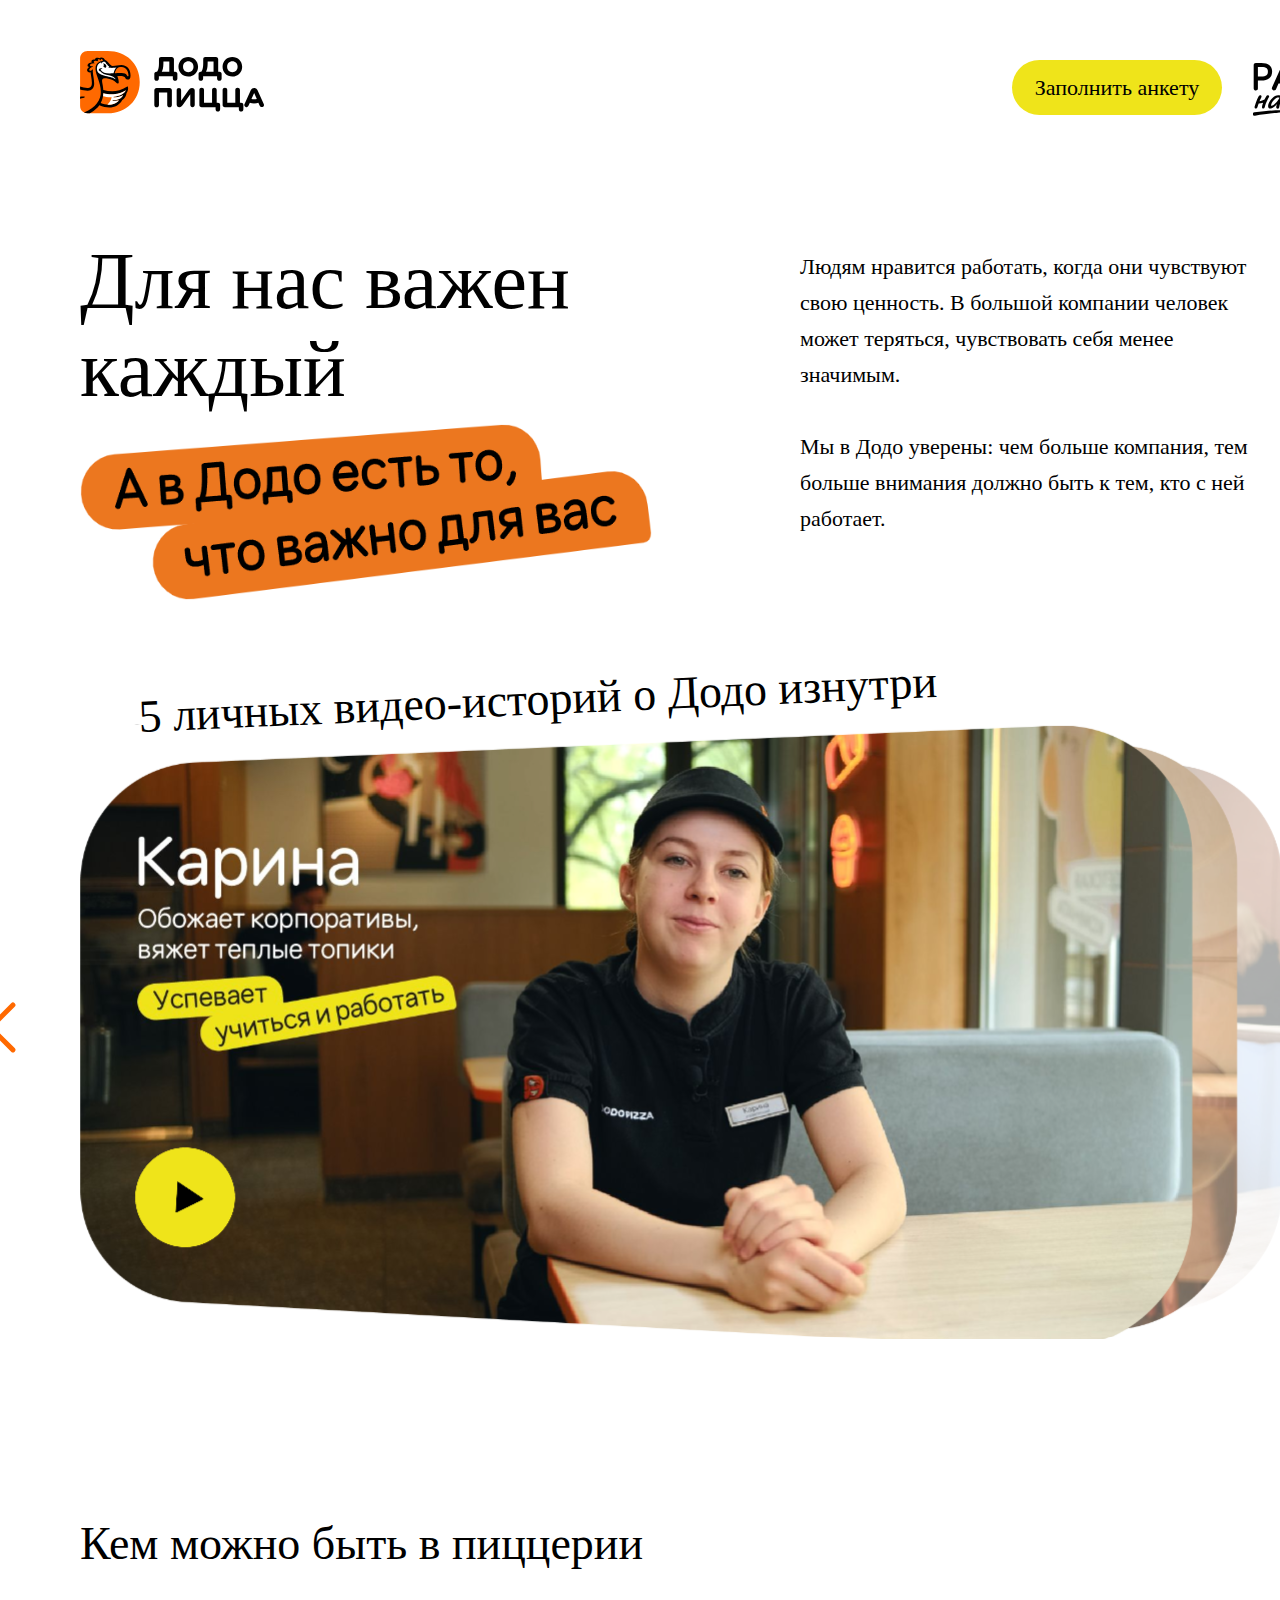
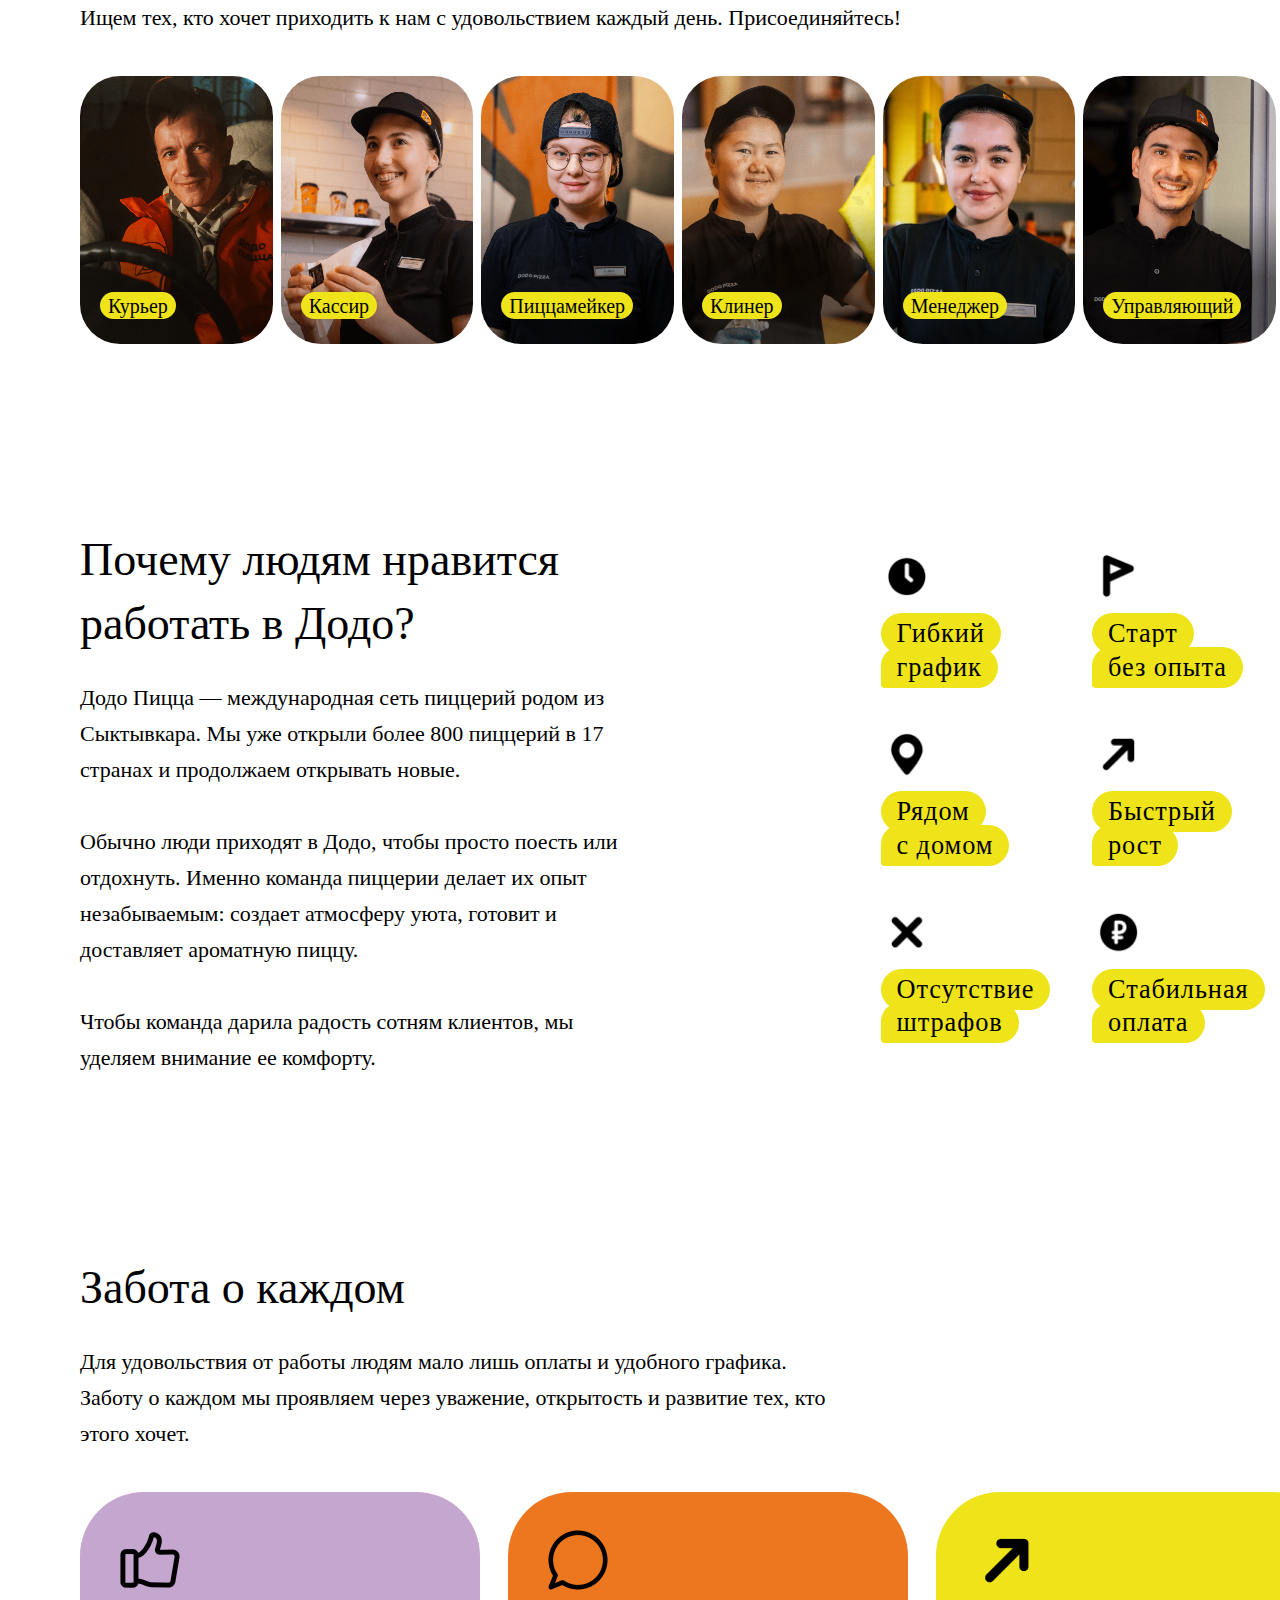
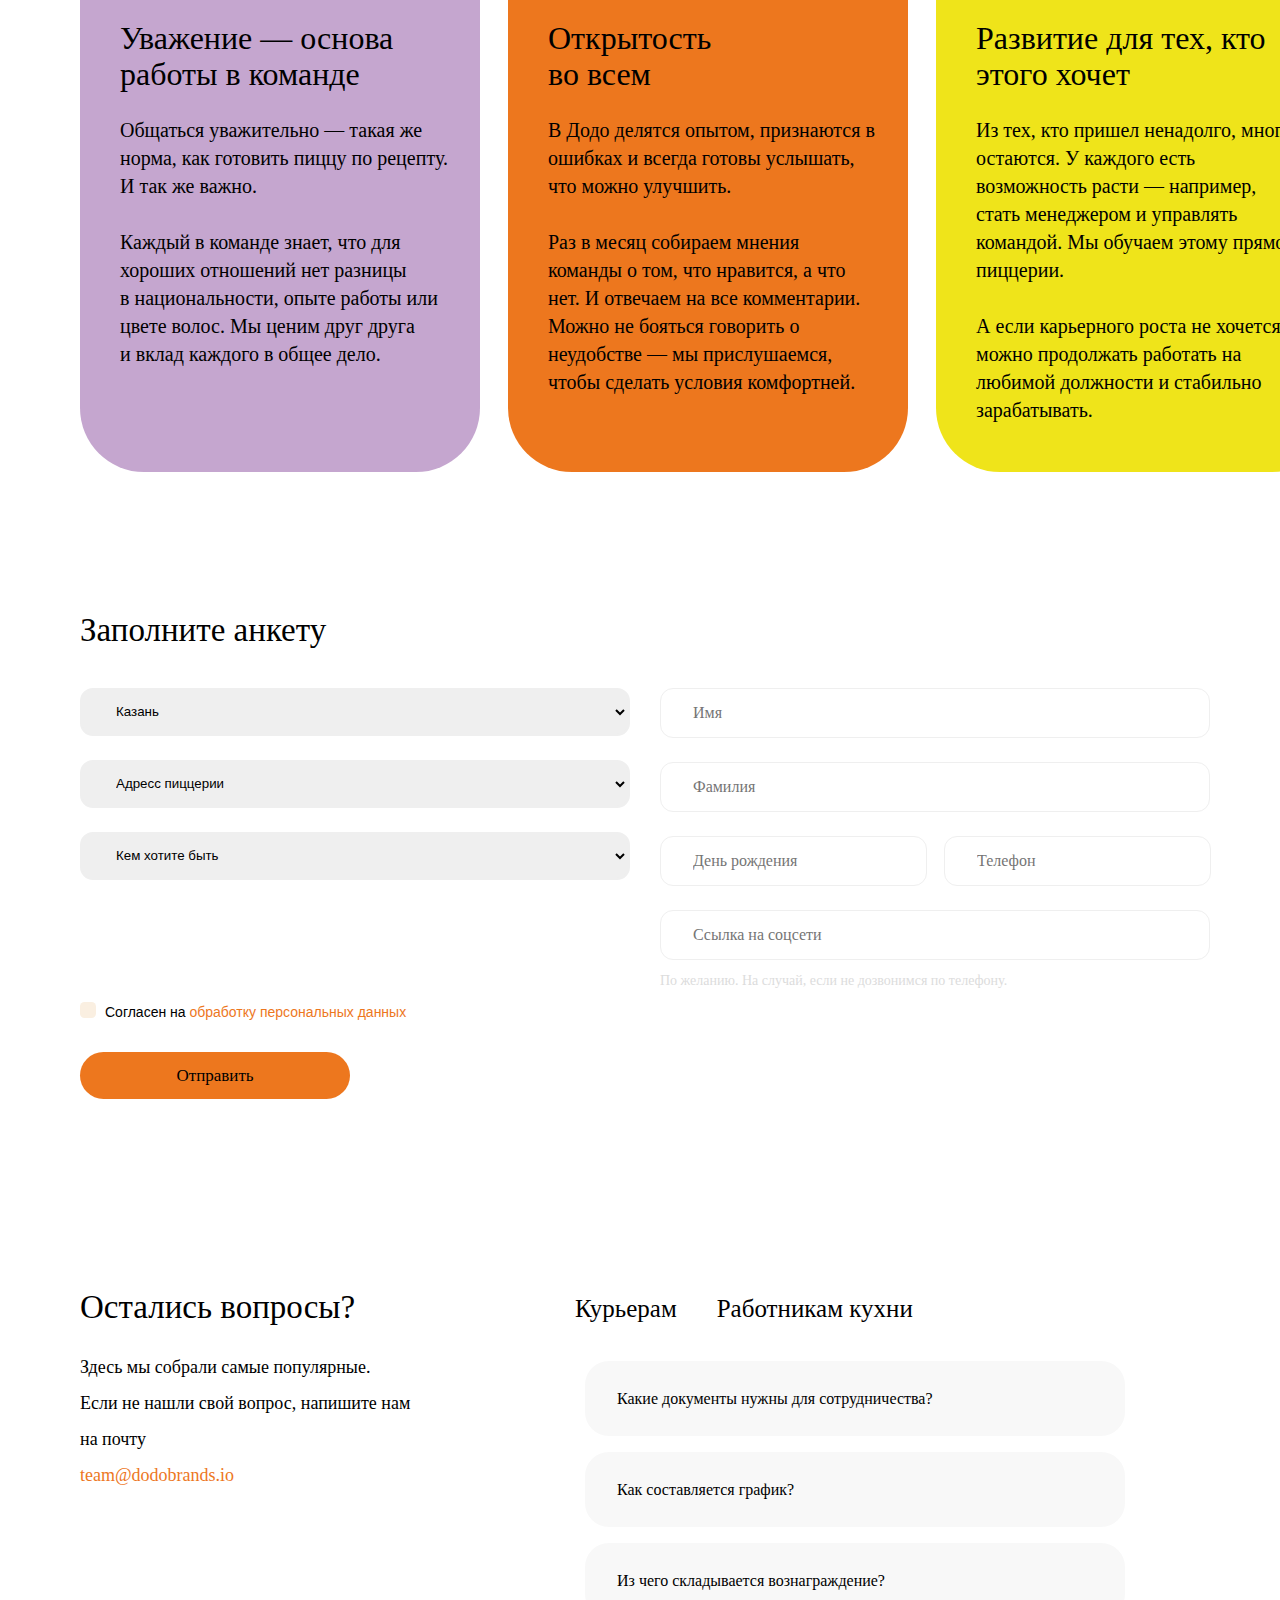
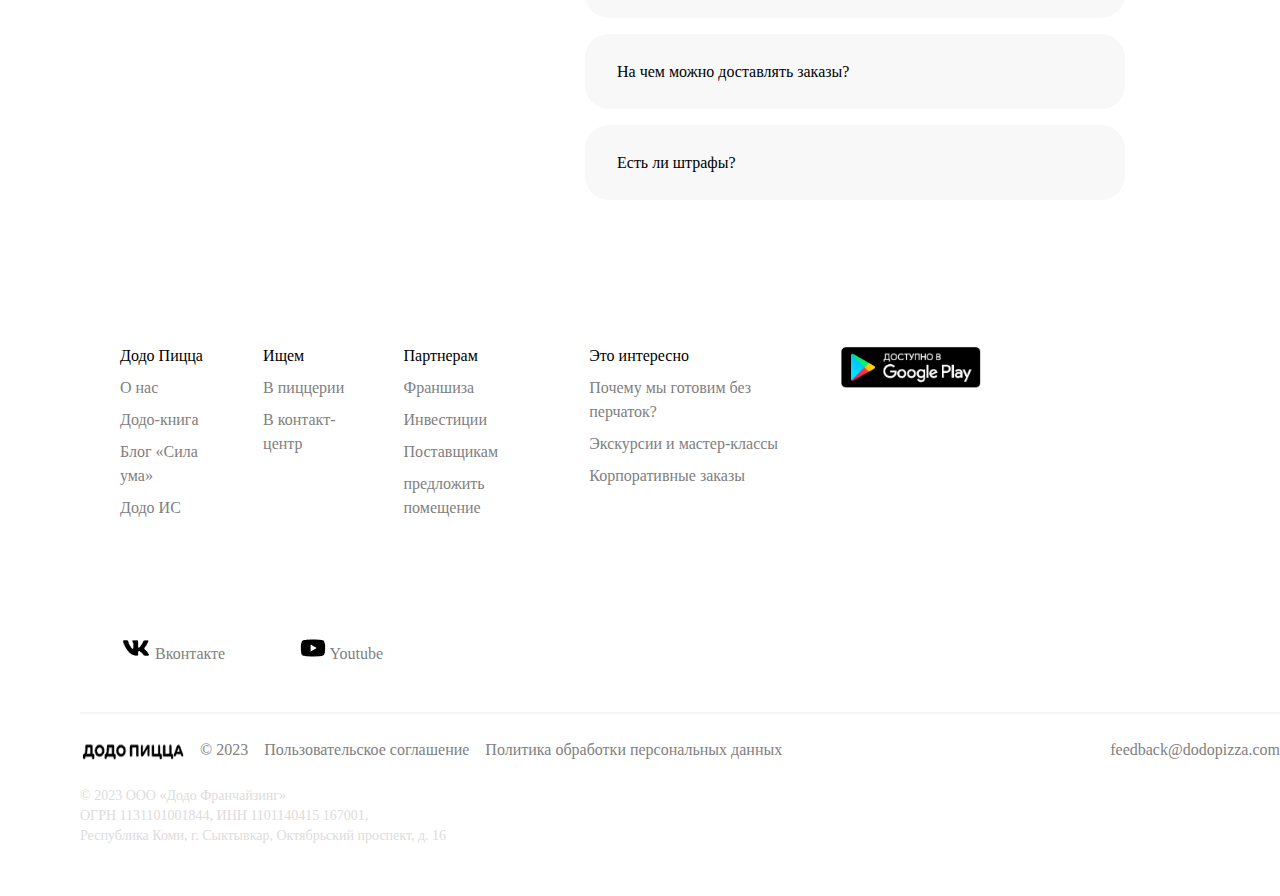
<file: MyHTTPService_5/MyHTTPService/bin/Debug/net6.0/static/index.html>
<!DOCTYPE html>
<html>

<head>
    <meta charset="utf-8">
    <title>Работа в Додо Пицце</title>

    <meta data-n-head="ssr" name="viewport" content="width=device-width, initial-scale=1">
    <link href="https://db.onlinewebfonts.com/c/042f08aaf8a34dc8799a18600c3b08fb?family=Dodo+Rounded+Bold"
        rel="stylesheet">
    <link rel="stylesheet" href="./styles/styles.css">
    <link rel="icon" href="./images/favicon.ico">
</head>


<body>
    <header>
        <div class="container header-container">

            <div class="header-logo">
                <svg width="184" height="64" viewBox="0 0 184 64" fill="none" xmlns="http://www.w3.org/2000/svg"
                    data-v-1e009ed9>
                    <g clip-path="url(#clip0_335_4486)">
                        <path
                            d="M139.367 21.8302H138.191V9.3698C138.191 8.12696 137.355 7.10193 135.902 7.10193H125.289C124.051 7.10193 123.215 7.94116 123.215 9.40077V12.415C123.215 14.5899 123.184 16.2674 122.813 18.0697C122.442 19.841 121.978 20.928 121.297 21.8292H120.771C119.285 21.8292 118.574 22.7613 118.574 24.0981V28.3861C118.574 29.8467 119.564 30.6849 120.833 30.6849C122.133 30.6849 123.123 29.8457 123.123 28.3861V26.335H137.078V28.3861C137.078 29.8467 138.068 30.6849 139.336 30.6849C140.636 30.6849 141.625 29.8457 141.625 28.3861V24.0981C141.627 22.7623 140.914 21.8302 139.367 21.8302ZM133.55 21.8302H126.031C126.495 20.8361 126.866 19.935 127.176 18.5683C127.485 17.1386 127.61 15.7089 127.64 13.8446L127.671 11.6077H133.55V21.8302Z"
                            fill="currentColor"></path>
                        <path
                            d="M152.364 6.94606C146.826 6.94606 142.556 11.1412 142.556 16.7339C142.556 22.3886 146.826 26.5218 152.364 26.5218C157.903 26.5218 162.173 22.2338 162.173 16.672C162.173 11.0792 157.903 6.94606 152.364 6.94606ZM152.364 22.1409C149.332 22.1409 147.135 19.841 147.135 16.703C147.135 13.6268 149.333 11.327 152.364 11.327C155.428 11.327 157.593 13.6258 157.593 16.703C157.593 19.841 155.52 22.1409 152.364 22.1409Z"
                            fill="currentColor"></path>
                        <path
                            d="M108.27 6.94606C102.732 6.94606 98.4615 11.1412 98.4615 16.7339C98.4615 22.3886 102.732 26.5218 108.27 26.5218C113.809 26.5218 118.079 22.2338 118.079 16.672C118.079 11.0792 113.809 6.94606 108.27 6.94606ZM108.27 22.1409C105.238 22.1409 103.041 19.841 103.041 16.703C103.041 13.6268 105.238 11.327 108.27 11.327C111.333 11.327 113.499 13.6258 113.499 16.703C113.499 19.841 111.426 22.1409 108.27 22.1409Z"
                            fill="currentColor"></path>
                        <path
                            d="M95.1187 21.8302H93.9427V9.3698C93.9427 8.12696 93.107 7.10193 91.6535 7.10193H81.0401C79.8025 7.10193 78.9668 7.94116 78.9668 9.40077V12.415C78.9668 14.5899 78.9359 16.2674 78.5648 18.0697C78.1937 19.841 77.7291 20.928 77.0486 21.8292H76.5234C75.038 21.8292 74.3267 22.7613 74.3267 24.0981V28.3861C74.3267 29.8467 75.3166 30.6849 76.5861 30.6849C77.8854 30.6849 78.8753 29.8457 78.8753 28.3861V26.335H92.8305V28.3861C92.8305 29.8467 93.8204 30.6849 95.0889 30.6849C96.3882 30.6849 97.3781 29.8457 97.3781 28.3861V24.0981C97.377 22.7623 96.6657 21.8302 95.1187 21.8302ZM89.3016 21.8302H81.7823C82.2469 20.8361 82.618 19.935 82.9274 18.5683C83.2368 17.1386 83.3612 15.7089 83.392 13.8446L83.4228 11.6077H89.3016V21.8302Z"
                            fill="currentColor"></path>
                        <path
                            d="M183.74 53.888L177.427 40.0919C176.715 38.5693 175.725 37.9169 174.302 37.9169H174.055C172.569 37.9169 171.58 38.5693 170.868 40.0919L164.556 53.888C163.937 55.2547 164.37 56.4666 165.607 56.9332C166.72 57.3688 167.835 57.12 168.454 55.8152L169.877 52.801C171.146 53.2366 172.724 53.4534 174.209 53.4534C175.787 53.4534 177.18 53.2356 178.355 52.801L179.717 55.7843C180.305 57.089 181.511 57.3378 182.594 56.9332C183.832 56.4666 184.327 55.1928 183.74 53.888ZM174.209 49.3203C173.25 49.3203 172.228 49.1964 171.455 48.9786L174.147 42.9512L176.839 48.9786C176.096 49.1964 175.168 49.3203 174.209 49.3203Z"
                            fill="currentColor"></path>
                        <path
                            d="M161.12 52.6452H159.944V40.0299C159.944 38.5693 158.893 37.7301 157.592 37.7301C156.324 37.7301 155.302 38.5693 155.302 40.0299V52.6452H147.258V40.0299C147.258 38.5693 146.268 37.7301 144.937 37.7301C143.637 37.7301 142.616 38.5693 142.616 40.0299V54.8831C142.616 56.1259 143.452 57.151 144.906 57.151H158.83V59.2021C158.83 60.6627 159.82 61.5009 161.088 61.5009C162.388 61.5009 163.378 60.6617 163.378 59.2021V54.945C163.379 53.4214 162.481 52.6452 161.12 52.6452Z"
                            fill="currentColor"></path>
                        <path
                            d="M137.882 52.6452H136.706V40.0299C136.706 38.5693 135.654 37.7301 134.354 37.7301C133.085 37.7301 132.064 38.5693 132.064 40.0299V52.6452H124.019V40.0299C124.019 38.5693 123.029 37.7301 121.698 37.7301C120.399 37.7301 119.378 38.5693 119.378 40.0299V54.8831C119.378 56.1259 120.214 57.151 121.667 57.151H135.592V59.2021C135.592 60.6627 136.581 61.5009 137.85 61.5009C139.149 61.5009 140.139 60.6617 140.139 59.2021V54.945C140.14 53.4214 139.244 52.6452 137.882 52.6452Z"
                            fill="currentColor"></path>
                        <path
                            d="M112.075 37.9169H111.89C110.529 37.9169 109.631 38.6003 108.672 39.968L101.122 50.719V40.2157C101.122 38.7551 100.194 37.9169 98.9251 37.9169C97.6258 37.9169 96.6667 38.7561 96.6667 40.2157V54.5404C96.6667 56.0939 97.6566 57.151 99.2345 57.151H99.4514C100.906 57.151 101.834 56.4057 102.732 55.0999L110.282 44.3489V54.8511C110.282 56.3117 111.21 57.151 112.509 57.151C113.778 57.151 114.737 56.3117 114.737 54.8511V40.5264C114.737 38.911 113.778 37.9169 112.075 37.9169Z"
                            fill="currentColor"></path>
                        <path
                            d="M89.5483 37.9169H76.6149C75.1295 37.9169 74.3257 38.9419 74.3257 40.1858V55.039C74.3257 56.4996 75.3773 57.3378 76.6776 57.3378C77.9461 57.3378 78.9668 56.4986 78.9668 55.039V42.4227H87.2283V55.0379C87.2283 56.4986 88.249 57.3368 89.5494 57.3368C90.8178 57.3368 91.8704 56.4666 91.8704 55.0059V40.1848C91.8694 38.9419 91.0347 37.9169 89.5483 37.9169Z"
                            fill="currentColor">

                        </path>
                        <path
                            d="M27.8169 0.995098C45.8715 0.995098 59.7373 13.4668 59.7373 31.9763C59.7373 50.5848 45.8715 63.2588 27.8169 63.2588H7.56863C3.47848 63.2588 0.0863037 60.543 0.0863037 55.8163V8.7391C0.0863037 4.01135 3.47848 0.994064 7.56863 0.994064H27.8169V0.995098Z"
                            fill="#FF6900">
                        </path>
                        <path
                            d="M14.1742 33.6186C14.1742 27.8844 12.3465 22.6705 12.9468 19.4044L12.8009 19.2155C10.7214 21.3946 9.3686 20.8186 9.2216 20.1166C8.92556 18.7117 11.3597 16.992 12.7505 16.3943C12.7772 16.3025 12.8132 16.2064 12.8512 16.1094C11.5499 16.3107 10.0213 16.1455 9.96788 15.2103C9.90518 14.1017 12.1214 13.1117 15.0181 13.3574C15.0726 13.311 15.1291 13.2645 15.1857 13.2181C15.0037 13.1448 14.8084 13.0539 14.5648 12.928C13.8165 12.5409 13.6345 11.8978 13.8792 11.4302C14.1475 10.9161 14.9667 10.7159 15.6308 10.7303C16.6731 10.752 17.5602 11.0059 18.2088 11.2702C18.2818 11.2392 18.3558 11.2083 18.4257 11.1814C18.1852 10.9925 17.9755 10.7871 17.8532 10.5765C17.6743 10.2679 17.6301 9.84361 17.9765 9.56903C18.3815 9.248 19.4094 9.13445 20.3387 9.98193C20.5309 10.1564 20.6933 10.3267 20.8403 10.4898C20.9441 10.4702 21.048 10.4495 21.1528 10.433C20.9997 10.1956 20.8773 9.94787 20.8383 9.71768C20.7838 9.40284 20.8866 9.06426 21.2546 8.94452C21.6565 8.81342 22.1653 9.0209 22.4295 9.41419C22.7122 9.83535 22.8859 10.3535 22.9949 10.7221C20.9462 10.9615 15.5126 12.2075 15.5126 18.8026C15.5126 25.2335 20.8331 31.9897 20.8331 41.9582C20.8249 45.5804 20.0293 49.2139 16.7594 53.4462C14.2348 56.7143 10.2238 59.8679 3.96989 62.4568C5.04203 62.9822 6.26938 63.2588 7.56869 63.2588H9.81677C14.9904 60.3809 17.5581 57.7425 19.3375 55.2671C22.8068 56.8196 26.1445 57.4865 29.1522 57.4865C34.7914 57.4865 39.598 54.8779 42.1041 50.2256C44.6832 48.671 46.3937 45.4751 46.5016 43.1917C48.1083 41.1623 48.4054 38.6003 47.912 36.8712C47.7938 36.4594 47.4607 36.447 46.883 36.8C41.8019 39.8596 36.8812 41.3161 32.1856 41.3161C29.3383 41.3161 26.4179 40.8619 23.3104 39.9587C23.0884 36.6142 22.4048 33.8095 22.1499 32.1094C21.7871 29.8643 22.3031 28.2034 24.7568 28.2034C26.5567 28.2034 29.8872 28.6627 32.5485 29.8777C35.1841 31.0813 36.7527 33.4503 37.8485 33.4503C38.2936 33.4503 38.7613 33.1726 38.7613 32.2271C38.7613 30.3112 38.0808 27.2268 37.2348 26.1275C39.7008 25.9861 41.6601 26.0119 42.762 26.1368C45.0584 26.5373 45.1664 27.6945 45.6187 28.449C46.0709 29.2036 46.8378 29.5319 47.7598 29.5319C49.4672 29.5319 50.5322 28.6472 50.5322 25.4545C50.5322 18.4413 46.1234 15.0421 41.4997 15.0421C37.7036 15.0421 36.2377 15.8803 32.6328 15.8803C30.0753 15.8803 27.9567 10.655 25.0507 9.96851C23.7669 7.10193 20.8886 6.77884 19.1155 8.21884C17.5057 7.2351 14.9883 7.76568 14.8845 9.58142C13.0321 9.00542 10.6401 10.0088 11.6712 12.4532C7.14209 12.5822 6.29713 16.6039 9.37065 17.0529C5.41414 19.3012 7.22227 23.1845 10.5425 22.3587C10.7769 25.1169 11.8901 29.5701 11.8901 32.6452C11.8901 36.9218 9.95863 37.9148 7.31787 37.9148C5.23117 37.9148 2.16793 37.1541 0.0925293 36.5595V39.5417C2.1926 40.0661 5.34218 40.7391 7.7054 40.7391C11.8654 40.7401 14.1742 38.2885 14.1742 33.6186ZM23.3505 43.3063C26.201 44.1012 30.1411 44.5254 33.4099 44.2952C39.155 43.8906 43.4682 41.7425 45.8962 40.1786C44.4376 43.8782 38.9669 46.176 33.6628 46.8263C33.6288 47.0957 33.5888 47.359 33.5404 47.6129C37.5196 47.4003 41.2983 46.1017 43.0108 44.9156C42.0312 48.5543 37.1639 50.017 32.7458 50.2276C32.6215 50.5135 32.4899 50.783 32.3542 51.039C34.9271 51.0854 37.3911 50.6065 38.859 50.1419C37.5381 52.6741 32.9792 54.6746 28.336 54.6746C26.054 54.6746 23.2066 54.2276 20.7355 53.0467C22.521 49.7662 23.2087 46.4041 23.3505 43.3063ZM34.8428 22.7933C35.4688 20.9197 36.0126 19.5066 37.0282 18.4289C38.0983 17.2934 39.2866 16.9383 41.8955 16.9383C45.4984 16.9383 48.5082 20.5956 48.5082 25.7074C48.5082 26.4671 47.4926 26.4619 47.1667 25.7672C45.9414 23.5943 44.2813 23.2815 41.6663 23.0885C39.7368 22.975 37.4096 23.1391 35.29 23.2299C34.8942 23.2506 34.7832 22.9729 34.8428 22.7933Z"
                            fill="#000">
                        </path>
                        <path
                            d="M0.0863037 48.6369C2.26347 48.2023 4.40568 47.7997 4.40568 47.7997L4.67911 46.6209C3.6964 46.5714 1.74744 46.5941 0.0863037 46.6395V48.6369Z"
                            fill="#000">
                        </path>
                        <path
                            d="M23.551 13.439C24.3116 13.1819 25.4043 13.9355 25.9892 15.1164C26.5741 16.2973 26.4302 17.4679 25.6695 17.7197C24.915 17.9881 23.8275 17.2346 23.2395 16.0475C23.1603 15.8875 23.0976 15.7285 23.0452 15.5716L23.1778 15.5345C23.4214 15.7667 23.7123 15.8307 23.9066 15.7058C24.1739 15.5293 24.1461 15.0607 23.92 14.656C23.7586 14.3247 23.3855 13.9778 23.0771 14.0036L23.0236 13.9334C23.1388 13.697 23.3135 13.5216 23.551 13.439ZM28.8828 25.3223C25.4763 24.5708 21.748 23.5778 19.7599 20.6431C19.7229 20.5884 19.6551 20.5636 19.5914 20.5822C19.5287 20.5997 19.4834 20.6576 19.4803 20.7236C19.4732 20.8836 19.4947 21.0591 19.5307 21.2336L19.2614 21.3357C18.7372 20.5946 18.6302 19.6945 19.1504 19.0472C19.8987 18.1161 21.417 18.2111 22.3236 18.7861L22.2085 19.0369C21.7223 18.9554 21.2587 18.9554 20.8968 19.1763C20.5895 19.3641 20.5473 19.6428 20.7365 19.9959C22.3873 23.0772 27.1878 23.7461 32.8918 23.3001C33.4808 23.2537 33.6165 22.9874 33.6925 22.7025C34.188 20.7185 35.0864 18.9492 36.4238 17.601C35.3835 17.7476 34.4162 17.7806 33.5723 17.8271C30.6262 18.0139 28.9414 17.6258 28.4151 17.2036L28.5107 16.9466C28.8243 17.055 29.1501 17.0797 29.2169 16.9868C29.3084 16.8619 29.2385 16.7835 29.0946 16.6565C28.5354 16.1301 26.0221 13.5432 26.0273 13.5577C25.7559 11.3703 22.5837 11.2908 21.3193 13.4431L20.8896 13.3275C21.015 12.8557 21.2032 12.4707 21.3779 12.191C18.7289 12.7917 17.222 15.1794 16.9485 17.4854C15.7746 27.3982 30.7455 25.1076 35.0248 29.0777C35.106 29.1417 35.3095 29.4328 35.4555 29.249C35.622 28.7092 33.7367 26.401 28.8828 25.3223Z"
                            fill="#fff">
                        </path>
                        <path
                            d="M45.892 40.1724C43.4651 41.7352 39.1478 43.8865 33.4057 44.2911C30.139 44.5213 26.1938 44.095 23.3454 43.3001C23.3012 44.2539 23.2056 45.2387 23.0421 46.2328C24.6477 46.6467 27.5064 47.1938 31.6305 47.3115C31.4465 48.4253 30.3209 52.2044 27.4386 54.6478C32.6923 54.8687 37.4527 52.8176 38.8528 50.1357C37.3849 50.6003 34.9199 51.0792 32.348 51.0328C32.4837 50.7778 32.6153 50.5074 32.7396 50.2214C37.1556 50.0119 42.025 48.5461 43.0046 44.9094C41.292 46.0945 37.5103 47.3941 33.5342 47.6067C33.5825 47.3528 33.6226 47.0906 33.6566 46.8201C38.9597 46.1708 44.4344 43.8689 45.892 40.1724Z"
                            fill="#fff">
                        </path>
                    </g>
                </svg>
            </div>

            <div class="header-right">

                <div class="header-right-button">
                    <button class="header-button">Заполнить анкету</button>
                </div>

                <div class="header-right-work">
                    <svg id="team" version="1.1" xmlns="http://www.w3.org/2000/svg"
                        xmlns:xlink="http://www.w3.org/1999/xlink" x="0px" y="0px" viewBox="0 0 143 64"
                        enable-background="new 0 0 143 64" xml:space="preserve" data-v-098dde30="" data-v-1e009ed9="">
                        <g id="logo2" clip-path="url(#clip0_1026_674)" data-v-098dde30="">
                            <mask id="mask0_1026_674" maskUnits="userSpaceOnUse" x="0" y="0" width="143" height="64"
                                style="mask-type: alpha;" data-v-098dde30="">
                                <path id="vector" fill-rule="evenodd" clip-rule="evenodd"
                                    d="M19.5909 27.254C19.8769 27.7286 20.263 28.0738 20.7492 28.2751C21.2211 28.4764 21.7359 28.5052 22.2936 28.3326C22.8227 28.16 23.2517 27.7717 23.5377 27.1677L26.0116 21.5875H38.1523L40.5976 27.1102C40.9122 27.7286 41.2983 28.1313 41.8417 28.3039C42.3708 28.4764 42.8856 28.4764 43.3575 28.2751C43.8294 28.0738 44.2298 27.743 44.5158 27.254C44.8018 26.7794 44.8304 26.2329 44.573 25.6144L34.0339 1.81218C33.8051 1.28005 33.5334 0.848585 33.1616 0.589708C32.7898 0.330832 32.4323 0.187012 32.0605 0.187012C31.6887 0.187012 31.3312 0.330832 30.988 0.589708C30.6448 0.848585 30.3731 1.2369 30.1443 1.78342L19.5051 25.5713C19.2906 26.2329 19.3049 26.7938 19.5909 27.254ZM27.7848 17.5893L32.0891 7.91016L36.3648 17.5893H27.7848ZM1.85877 27.9299C2.31637 28.2751 2.78827 28.4333 3.28877 28.4333C3.78927 28.4333 4.30407 28.2607 4.71877 27.9299C5.14777 27.5847 5.39087 27.0814 5.39087 26.4054V18.6104H8.62267C10.3673 18.6104 11.9403 18.409 13.2988 18.0207C14.6573 17.618 15.8013 17.0283 16.7594 16.2661C17.6889 15.5038 18.4182 14.5403 18.9044 13.4041C19.3763 12.2679 19.6337 10.9735 19.6337 9.4634C19.6337 8.12587 19.4049 6.97531 18.9616 5.92542C18.504 4.87553 17.8319 3.99823 16.931 3.26475C16.0301 2.53126 14.9004 1.95598 13.5276 1.56767C12.1834 1.16497 10.5818 0.963623 8.75137 0.963623H3.28877C2.73107 0.963623 2.21627 1.16497 1.80157 1.55329C1.37257 1.95598 1.18667 2.43059 1.18667 2.96272V26.4054C1.17237 27.0814 1.40117 27.5847 1.85877 27.9299ZM8.75137 4.99059C10.1528 4.99059 11.3111 5.10564 12.1548 5.36452C13.0271 5.59463 13.6992 5.92542 14.1854 6.32812C14.6573 6.75958 15.0005 7.20542 15.1435 7.73755C15.3151 8.26969 15.4009 8.84497 15.4009 9.4634C15.4009 10.2832 15.2865 11.0167 15.0863 11.6495C14.8861 12.2679 14.5286 12.8144 13.9852 13.2603C13.4847 13.6917 12.7697 14.0225 11.8974 14.2526C11.0251 14.4827 9.92397 14.5978 8.63697 14.5978H5.40517V4.99059H8.75137ZM56.485 28.1311H51.2655C50.7078 28.1311 50.2073 27.9298 49.7926 27.5702C49.3779 27.1819 49.1777 26.6929 49.1777 26.1608V3.04891C49.1777 2.51677 49.3636 2.04216 49.7926 1.63947C50.2073 1.25115 50.7221 1.0498 51.2798 1.0498H63.2775C64.0068 1.0498 64.5359 1.23677 64.8791 1.66823C65.208 2.08531 65.3796 2.54553 65.3796 3.04891C65.3796 3.55228 65.2223 3.99812 64.8791 4.42958C64.5216 4.84666 64.0068 5.04801 63.2775 5.04801H53.3962V11.3329H56.6566C58.1009 11.3329 59.4451 11.4768 60.7464 11.7644C62.0334 12.052 63.1631 12.5123 64.1212 13.1307C65.065 13.7491 65.8658 14.5689 66.4235 15.6188C66.9812 16.6687 67.2672 17.9487 67.2672 19.5019C67.2672 20.7388 67.0527 21.9325 66.6237 22.9824C66.1947 24.0323 65.5512 24.9671 64.6789 25.7293C63.8352 26.4916 62.7055 27.0813 61.3327 27.5127C59.9456 27.9298 58.344 28.1311 56.485 28.1311ZM59.7311 15.6476C58.8874 15.475 57.8721 15.3887 56.6566 15.3887H53.3962V24.061H56.4993C57.8721 24.061 59.0018 23.946 59.8455 23.6871C60.6892 23.4282 61.3327 23.1262 61.7903 22.6947C62.2765 22.3064 62.5768 21.8174 62.7484 21.2565C62.92 20.6956 63.0058 20.0916 63.0058 19.4732C63.0058 18.7972 62.8914 18.1932 62.6912 17.6898C62.491 17.172 62.1478 16.755 61.6759 16.4098C61.2183 16.079 60.5462 15.8201 59.7311 15.6476ZM74.7889 24.4207C75.9758 25.672 77.4058 26.6643 79.0646 27.369C80.752 28.1025 82.6396 28.4477 84.7274 28.4477C86.8438 28.4477 88.7314 28.0738 90.3902 27.369C92.049 26.6356 93.4933 25.672 94.6659 24.4207C95.8528 23.1695 96.7537 21.7025 97.3686 20.0054C97.9835 18.3084 98.3267 16.4675 98.3267 14.5403C98.3267 12.6131 98.0121 10.8009 97.3686 9.10387C96.7537 7.40679 95.8242 5.92544 94.6659 4.68859C93.479 3.43735 92.0776 2.44499 90.3902 1.74027C88.7314 1.00679 86.8152 0.661621 84.7274 0.661621C82.611 0.661621 80.7234 1.03555 79.0646 1.74027C77.4058 2.47376 75.9615 3.43735 74.7889 4.68859C73.602 5.93982 72.7011 7.40679 72.0862 9.10387C71.4713 10.8009 71.1567 12.6418 71.1567 14.569C71.1567 16.4962 71.4713 18.3084 72.0862 20.0054C72.7011 21.7025 73.602 23.1695 74.7889 24.4207ZM76.0473 10.427C76.5049 9.20454 77.1198 8.18342 77.9349 7.30612C78.75 6.45758 79.7367 5.81039 80.895 5.35016C82.0533 4.88994 83.3403 4.67421 84.7274 4.67421C86.1288 4.67421 87.4301 4.90432 88.5884 5.35016C89.7467 5.81039 90.7334 6.45758 91.5199 7.30612C92.335 8.15466 92.9499 9.20454 93.4075 10.427C93.8651 11.6495 94.0796 13.0014 94.0796 14.5403C94.0796 16.0935 93.8508 17.4598 93.4075 18.6679C92.9499 19.8904 92.335 20.9115 91.5199 21.7888C90.7048 22.6374 89.7181 23.2845 88.5598 23.7448C87.4015 24.205 86.1431 24.4207 84.6988 24.4207C83.326 24.4207 82.0247 24.1906 80.8664 23.7448C79.7081 23.2845 78.7214 22.6374 77.9063 21.7888C77.0912 20.9403 76.4763 19.8904 76.0187 18.6679C75.5611 17.4454 75.3466 16.0935 75.3466 14.5547C75.4038 13.0014 75.6326 11.6207 76.0473 10.427ZM107.422 5.0194H101.373C100.658 5.0194 100.129 4.81805 99.7713 4.40097C99.4138 4.01266 99.2422 3.52367 99.2422 3.0203C99.2422 2.48816 99.3995 2.04232 99.7713 1.61086C100.1 1.19378 100.644 0.992432 101.373 0.992432H117.818C118.547 0.992432 119.076 1.1794 119.419 1.61086C119.748 2.02794 119.92 2.51693 119.92 3.0203C119.92 3.52367 119.763 3.96951 119.419 4.40097C119.062 4.81805 118.547 5.0194 117.818 5.0194H111.683V26.4055C111.683 27.0814 111.469 27.5848 111.011 27.93C110.568 28.2607 110.082 28.4333 109.552 28.4333C109.023 28.4333 108.551 28.2751 108.094 27.93C107.651 27.5992 107.422 27.0814 107.422 26.4055V5.0194ZM117.189 27.254C117.475 27.7286 117.861 28.0738 118.347 28.2751C118.819 28.4764 119.334 28.5052 119.891 28.3326C120.42 28.16 120.849 27.7717 121.135 27.1677L123.609 21.5875H135.75L138.195 27.1102C138.51 27.7286 138.896 28.1313 139.439 28.3039C139.969 28.4764 140.483 28.4764 140.955 28.2751C141.427 28.0738 141.828 27.743 142.114 27.254C142.4 26.7794 142.428 26.2329 142.171 25.6144L131.646 1.81218C131.417 1.28005 131.145 0.848585 130.774 0.589708C130.402 0.330832 130.044 0.187012 129.673 0.187012C129.301 0.187012 128.943 0.330832 128.6 0.589708C128.257 0.848585 127.985 1.2369 127.756 1.78342L117.117 25.5713C116.888 26.2329 116.917 26.7938 117.189 27.254ZM125.383 17.5893L129.701 7.91016L133.977 17.5893H125.383ZM1.95917 50.3659C13.0274 48.8414 22.8658 48.3236 26.927 48.2805C29.7441 48.1942 29.2865 50.4378 27.5276 50.6248C26.964 50.6798 26.2455 50.7403 25.3809 50.8132C21.0459 51.1787 13.0394 51.8536 2.48827 53.6881C-0.414633 54.2203 -1.01523 50.7686 1.95917 50.3659ZM5.46799 43.6141C5.68565 42.9736 5.92819 42.2598 6.19208 41.5066C7.72218 41.4922 9.30948 41.147 10.6251 40.7156C10.0245 42.2257 9.53828 43.7646 9.48108 45.0014C9.40958 47.2738 11.8978 46.8567 12.1981 45.3466C12.4555 44.1673 13.0275 42.125 13.9999 39.9246C14.9723 37.8104 16.0019 35.8401 16.5167 34.9196C17.3032 33.5246 14.7435 32.4603 13.9141 33.8985C13.5137 34.5888 12.7701 35.9551 12.0122 37.5372C10.7109 38.2706 8.62308 39.0473 6.99288 39.2774C7.50768 37.9686 8.07968 36.6167 8.75178 35.3799C9.92438 33.1794 7.13588 32.3165 6.03478 34.4019C5.06238 36.2572 4.23298 38.2706 3.54658 40.1547C2.90308 41.8518 2.45978 43.4482 2.15948 44.5412C1.54458 46.8423 4.21868 47.3313 4.89078 45.2891C5.05562 44.8278 5.24928 44.2578 5.46799 43.6141ZM24.4672 42.0675C22.1363 44.9151 19.7768 46.6122 17.9607 46.6122C16.259 46.6122 15.5869 45.476 15.5869 43.9084C15.5869 41.6648 17.3887 38.3426 19.7625 36.1421C21.8932 34.1718 24.8962 32.4603 28.0422 33.7547C28.9002 32.5322 31.1882 33.5246 30.416 34.8909C29.3578 36.7462 27.0984 42.1538 26.7981 44.9583C26.4978 47.4895 23.3804 47.3026 23.7522 44.6131C23.8523 44.0091 24.1097 43.103 24.4672 42.0675ZM27.0269 35.7826C25.5254 35.2217 23.8666 35.5237 21.693 37.6378C19.6195 39.6801 18.6042 41.9093 18.6042 43.1318C18.6042 43.4769 18.6328 43.8509 19.1619 43.8509C20.6348 43.8509 24.4529 40.543 26.7695 36.3291C26.8553 36.1421 26.9411 35.9551 27.0269 35.7826ZM47.1472 33.3231C44.4159 33.3231 41.4129 35.9694 38.51 40.3415C39.2822 38.4863 39.9543 36.9042 40.4834 35.7105C41.3843 33.6251 38.4814 32.2588 37.5519 34.3442C35.7445 38.4365 32.7027 47.3375 30.5453 53.6504C29.8031 55.812 29.1086 57.9983 28.2855 60.1312C27.4561 62.2454 30.6164 63.4678 31.4172 61.3393C31.8635 60.217 32.8581 57.3109 34.0654 53.7832C34.2505 53.2423 34.4407 52.6864 34.6347 52.1204C38.5529 53.8031 42.514 51.2863 45.1166 48.4962C48.091 45.3177 50.4648 40.7011 50.4219 37.4364C50.379 35.3222 49.5925 33.3231 47.1472 33.3231ZM42.6713 46.1519C40.2546 48.7263 37.5519 50.1213 35.6643 49.3015C35.6617 49.3015 35.6591 49.3011 35.6564 49.3003L35.6509 49.2984L35.6455 49.2962C35.6357 49.2921 35.6238 49.2872 35.6071 49.2872C35.6929 49.0427 35.7787 48.7838 35.8645 48.5249C39.4395 40.9887 44.2872 36.7317 46.1176 36.7317C46.7611 36.7317 46.947 37.2206 46.947 37.911C46.9184 39.9388 45.3025 43.3186 42.6713 46.1519ZM55.2552 37.5226C57.915 34.675 61.6902 32.115 65.637 34.0278C66.7381 32.3595 69.4837 33.8265 68.5256 35.768C67.21 38.4575 63.8209 47.0579 63.4491 51.0705C63.2632 53.2997 59.8026 53.0408 60.1029 50.7685C60.2602 49.5748 60.7321 47.7339 61.347 45.6916C58.344 50.0638 55.2695 52.7101 52.9529 52.7101C50.8508 52.7101 49.9785 51.0849 49.9785 48.7694C49.9785 45.519 52.2808 40.7011 55.2552 37.5226ZM53.482 48.3235C53.482 48.8125 53.5678 49.3015 54.2399 49.3015C56.0846 49.3015 60.7607 44.8287 64.1355 37.3788C64.207 37.2206 64.2928 36.9905 64.3786 36.7604C64.3715 36.7532 64.3643 36.7496 64.3572 36.746C64.35 36.7424 64.3429 36.7388 64.3357 36.7316C62.4481 35.8975 60.3746 36.6597 57.629 39.7662C55.0264 42.6858 53.482 46.2813 53.482 48.3235ZM85.1136 36.2715C85.1136 34.3012 83.5692 33.1218 80.8951 33.1218C76.3763 33.1218 71.5143 37.2495 69.4122 43.1892C68.6543 45.3465 68.2396 47.547 68.5828 49.3304C69.0404 51.4445 70.5419 52.7821 72.9443 52.7821C77.3916 52.7821 82.4681 48.9996 82.4681 44.5699C82.4681 43.4194 82.082 42.3407 81.2955 41.6072C83.4262 40.169 85.1136 38.3281 85.1136 36.2715ZM78.7501 44.3398C78.7501 46.7704 76.076 49.4886 73.4019 49.5317C72.3866 49.5317 71.9004 48.7407 71.9004 47.7483C71.9004 47.0868 72.0577 46.1088 72.4867 44.7425C72.93 44.9007 73.5878 44.9151 74.4172 44.7281C75.361 44.5124 76.791 44.0234 78.3068 43.3043C78.5356 43.5056 78.7501 43.822 78.7501 44.3398ZM80.7092 38.4288C78.793 40.356 75.8901 41.751 73.359 42.5996C75.0035 39.3492 77.935 36.0845 80.5519 36.0845C81.2669 36.0845 81.5243 36.4297 81.5243 36.8468C81.5386 37.3358 81.2383 37.8967 80.7092 38.4288ZM99.4278 34.2723C100.443 32.23 103.446 33.7401 102.474 35.7824C101.83 37.1055 100.515 39.9388 99.3134 43.0741C98.0693 46.2093 97.2113 49.2008 97.2828 50.8691C97.3543 53.1415 94.0081 53.2997 93.8937 51.0273C93.765 48.9851 94.5229 46.2237 95.4524 43.635C93.8079 44.2678 91.7916 44.7999 89.8611 44.843C89.4846 46.1078 89.1364 47.3026 88.8257 48.3691L88.8247 48.3726C88.475 49.5724 88.1728 50.6097 87.9306 51.4012C87.2585 53.5586 84.0267 52.5374 84.6988 50.3801C84.8841 49.7719 85.0984 49.0218 85.3425 48.1671L85.3435 48.1636L85.3438 48.1626C85.7402 46.7747 86.2153 45.1116 86.7723 43.3329C87.7161 40.3846 88.8744 37.1199 90.2329 34.2866C91.2053 32.2444 94.2512 33.7545 93.2788 35.7968C92.335 37.6952 91.5056 39.8381 90.7906 41.9235C92.9071 41.5064 95.6383 40.2983 97.2113 39.1909C98.1122 37.0624 98.9416 35.2502 99.4278 34.2723ZM123.638 35.7825C124.653 33.7402 121.793 32.4171 120.621 34.2724C120.363 34.6895 120.034 35.236 119.691 35.8975C117.732 37.9542 114.143 39.7375 111.983 40.471C111.526 40.2409 110.997 40.1115 110.382 40.1115C109.667 40.1115 108.895 40.2553 108.265 40.5429C109.038 38.9465 109.896 37.3933 110.754 35.9119C111.883 33.9416 108.952 32.2445 107.822 34.1717C105.563 38.0692 102.288 45.0014 102.288 49.129C102.288 51.0993 103.189 52.7964 105.563 52.7964C109.667 52.7964 113.914 48.1798 113.914 44.0809C113.914 43.5344 113.828 43.0023 113.671 42.5277C114.815 42.1106 116.145 41.5353 117.446 40.8018C117.332 41.0892 117.217 41.3773 117.117 41.6647C115.987 44.6993 114.901 48.2949 115.044 51.0131C115.158 53.2854 118.547 53.1272 118.433 50.8549C118.318 48.9277 119.148 45.8931 120.32 42.8297C121.142 40.5675 122.25 38.4533 123.02 36.9847C123.268 36.5113 123.481 36.105 123.638 35.7825ZM106.392 49.8337C105.334 49.8337 105.606 48.0504 105.935 46.7991C106.278 45.4041 106.735 44.0378 107.293 42.7002C107.55 42.9304 108.008 43.0454 108.68 43.0454C109.695 43.0454 110.368 43.6495 110.368 44.5555C110.339 46.756 108.08 49.8337 106.392 49.8337ZM131.846 39.9389C135.063 37.12 137.966 34.7758 139.525 33.654C141.37 32.3308 143.472 35.4086 141.627 36.7029C139.94 37.9254 136.522 40.4998 132.89 43.5488C133.819 46.454 134.806 48.9277 135.492 50.3803C136.508 52.4225 133.419 53.9038 132.446 51.8185C131.817 50.4953 130.974 48.4099 130.13 45.9506C127.885 47.9497 125.697 50.0495 123.938 52.0486C122.436 53.76 120.091 51.6315 121.564 49.9344C123.709 47.5182 126.383 44.9007 129.029 42.4701C128.385 40.2122 127.813 37.8104 127.441 35.4373C127.098 33.2081 130.444 32.676 130.788 34.9052C131.045 36.5735 131.417 38.285 131.846 39.9389Z"
                                    fill="currentColor" data-v-098dde30=""></path>
                            </mask>
                            <g mask="url(#mask0_1026_674)" data-v-098dde30="">
                                <rect id="cogBig" y="-4" width="2300" height="64" fill="url(#paint0_linear_1026_674)"
                                    data-v-098dde30=""></rect>
                            </g>
                        </g>
                        <defs data-v-098dde30="">
                            <linearGradient id="paint0_linear_1026_674" x1="188.35" y1="-193.5" x2="1123.67"
                                y2="44.5709" gradientUnits="userSpaceOnUse" data-v-098dde30="">
                                <stop offset="0%" stop-color="currentColor" data-v-098dde30=""></stop>
                                <stop offset="87%" stop-color="#ed771e" data-v-098dde30=""></stop>
                                <stop offset="100%" stop-color="currentColor" data-v-098dde30=""></stop>
                            </linearGradient>
                        </defs>
                    </svg>
                </div>

            </div>
        </div>
    </header>


    <main>
        <section class="heroes container">
                <div class="heroes-left">
                    <h1 class="heroes-title">Для нас важен каждый</h1>

                    <img src="./images/dodo1.png" alt="heroes image" class="heroes-image">
                </div>

                <p class="heroes-description">
                    Людям нравится работать, когда они чувствуют свою ценность. В большой компании человек может
                    теряться,
                    чувствовать себя менее значимым.
                    <br>
                    <br>
                    Мы в Додо уверены: чем больше компания, тем больше внимания должно быть к тем, кто с ней работает.
                </p>

        </section>

        <div class="heroes-bottom container">
            <h2 class="hero-title">5 личных видео-историй о Додо изнутри </h2>
            <div class="heroes-slides">
                <img src="./images/dodo2.png" alt="slides" class="heroes-slide-image">
            </div>
            <div class="heroes-buttons">
                <div class="arrow-button">
                    <button type="button" class="arrow-button arrow-button-first">
                        <svg width="22" height="40" viewBox="0 0 22 40" fill="none" xmlns="http://www.w3.org/2000/svg">
                            <path d="M20 2L2 20L20 38" stroke="#FF6900" stroke-width="4" stroke-linecap="round" stroke-linejoin="round"></path>
                        </svg>
                    </button> 
                    <button type="button" class="arrow-button arrow-button-second">
                        <svg width="22" height="40" viewBox="0 0 22 40" fill="none" xmlns="http://www.w3.org/2000/svg">
                            <path d="M20 2L2 20L20 38" stroke="#FF6900" stroke-width="4" stroke-linecap="round" stroke-linejoin="round"></path>
                        </svg>
                    </button>
                </div>
            </div>
        </div>

        <div class="container positions">
            <h2 class="position-title">Кем можно быть в пиццерии</h2>
            <p class="position-description">Ищем тех, кто хочет приходить к нам с удовольствием каждый день.
                Присоединяйтесь!</p>

            <div class="vacancies">
                <div class="vacancy-card courier">
                    <img src="./images/pos1_805a0ff652.png" alt="courier" class="card-image">
                    <div class="card-info">
                        <h3 class="role">Курьер</h3>
                    </div>
                    
                </div>
                <div class="vacancy-card cashier">
                    <img src="./images/pos3_dac3f8e2ff.png" alt="cashier" class="card-image">
                    <div class="card-info">
                        <h3 class="role">Кассир</h3>
                    </div>
                </div>
                <div class="vacancy-card pizzamaker">
                    <img src="./images/pos4_305a98c676.png" alt="pizzamaker" class="card-image">
                    <div class="card-info">
                        <h3 class="role">Пиццамейкер</h3>
                    </div>
                </div>
                <div class="vacancy-card cliner">
                    <img src="./images/pos2_5fa68f4d3e.png" alt="cliner" class="card-image">
                    <div class="card-info">
                        <h3 class="role">Клинер</h3>
                    </div>
                </div>
                <div class="vacancy-card manager">
                    <img src="./images/story_1_94b46de958.jpg" alt="manager" class="card-image">
                    <div class="card-info">
                        <h3 class="role">Менеджер</h3>
                    </div>
                </div>
                <div class="vacancy-card chief">
                    <img src="./images/pos6_f9e0aff104.png" alt="chief" class="card-image">
                    <div class="card-info">
                        <h3 class="role">Управляющий</h3>
                    </div>
                </div>
            </div>
        </div>

        <section class="advantages">

            <div class="container container-advantages">
                <div class="advantages-description">
                    <h2 class="advantages-title">Почему людям нравится работать в Додо?</h2>
                    <p class="advantages-text">
                        Додо Пицца — международная сеть пиццерий родом из Сыктывкара. Мы уже открыли более 800 пиццерий
                        в 17 странах и продолжаем открывать новые.
                        <br>
                        <br>
                        Обычно люди приходят в Додо, чтобы просто поесть или отдохнуть. Именно команда пиццерии делает
                        их опыт незабываемым: создает атмосферу уюта, готовит и доставляет ароматную пиццу.
                        <br>
                        <br>
                        Чтобы команда дарила радость сотням клиентов, мы уделяем внимание ее комфорту.
                    </p>
                </div>
                <div class="advantages-logos">
                    <ul class="advantages-list">
                        <li class="advantages-items">
                            <div class="item-icon">
                                <img src="./images/like1_f2e04214ac.png" alt="icon" width="52" height="52">
                            </div>
                            <div class="item-text">
                                <span class="phrase first-phrase">Гибкий</span>
                                <span class="phrase second-phrase">график</span>
                            </div>
                        </li>

                        <li class="advantages-items">
                            <div class="item-icon">
                                <img src="./images/like2_f8932643ba.png" alt="icon" width="52" height="52">
                            </div>
                            <div class="item-text">
                                <span class="phrase first-phrase">Старт</span>
                                <span class="phrase second-phrase">без опыта</span>
                            </div>
                        </li>

                        <li class="advantages-items">
                            <div class="item-icon">
                                <img src="./images/like3_3aff907dbf.png" alt="icon" width="52" height="52">
                            </div>
                            <div class="item-text">
                                <span class="phrase first-phrase">Рядом</span>
                                <span class="phrase second-phrase">с домом</span>
                            </div>
                        </li>

                        <li class="advantages-items">
                            <div class="item-icon">
                                <img src="./images/like4_119128e92f.png" alt="icon" width="52" height="52">
                            </div>
                            <div class="item-text">
                                <span class="phrase first-phrase">Быстрый</span>
                                <span class="phrase second-phrase">рост</span>
                            </div>
                        </li>
                        <li class="advantages-items">
                            <div class="item-icon">
                                <img src="./images/like5_b734e34ece.png" alt="icon" width="52" height="52">
                            </div>
                            <div class="item-text">
                                <span class="phrase first-phrase">Отсутствие</span>
                                <span class="phrase second-phrase">штрафов</span>
                            </div>
                        </li>
                        <li class="advantages-items">
                            <div class="item-icon">
                                <img src="./images/like6_762bbc69bd.png" alt="icon" width="52" height="52">
                            </div>
                            <div class="item-text">
                                <span class="phrase first-phrase">Стабильная</span>
                                <span class="phrase second-phrase">оплата</span>
                            </div>
                        </li>
                    </ul>
                </div>
            </div>
        </section>

        <section class="care">
            <div class="container">

                <h2 class="advantages-title care-title">Забота о каждом</h2>
                <p class="care-description">
                    Для удовольствия от работы людям мало лишь оплаты и удобного графика. Заботу о каждом мы проявляем
                    через уважение, открытость и развитие тех, кто этого хочет.
                </p>

                <div class="care-advantages">
                    <div class="support-slide first-slide">
                        <p class="support-card">
                        <div class="support-card-icon">
                            <img src="./images/thumb_up_2x_9db44b36eb.png" alt="icon" width="72" height="72">
                        </div>
                        <h3 class="card-title">Уважение — основа работы в команде</h3>
                        <p class="card-description">
                            Общаться уважительно&nbsp;— такая&nbsp;же норма, как готовить пиццу по&nbsp;рецепту.
                            И&nbsp;так&nbsp;же важно.
                            <br>
                            <br>
                            Каждый в&nbsp;команде знает, что для хороших отношений нет разницы в&nbsp;национальности,
                            опыте работы или цвете волос. Мы&nbsp;ценим друг друга и&nbsp;вклад каждого в&nbsp;общее
                            дело.
                        </p>
                        </p>
                    </div>

                    <div class="support-slide second-slide">
                        <p class="support-card">
                        <div class="support-card-icon">
                            <img src="./images/message_2x_a19d7f1375.png" alt="icon" width="72" height="72">
                        </div>
                        <h3 class="card-title">
                            Открытость
                            <br>
                            во всем
                        </h3>
                        <p class="card-description">
                            В Додо делятся опытом, признаются в ошибках и всегда готовы услышать, что можно улучшить.
                            <br>
                            <br>
                            Раз в месяц собираем мнения команды о том, что нравится, а что нет. И отвечаем на все
                            комментарии. Можно не бояться говорить о неудобстве — мы прислушаемся, чтобы сделать условия
                            комфортней.
                        </p>
                        </p>
                    </div>



                    <div class="support-slide last-slide">
                        <p class="support-card">
                        <div class="support-card-icon">
                            <img src="./images/like4_119128e92f.png" alt="icon" width="72" height="72">
                        </div>
                        <h3 class="card-title"> Развитие для тех, кто этого хочет </h3>
                        <p class="card-description">
                            Из тех, кто пришел ненадолго, многие остаются. У каждого есть возможность расти — например,
                            стать менеджером и управлять командой. Мы обучаем этому прямо в пиццерии.
                            <br>
                            <br>
                            А если карьерного роста не хочется, можно продолжать работать на любимой должности и
                            стабильно зарабатывать.
                        </p>
                        </p>
                    </div>
                </div>
            </div>
        </section>

        <section class="forms">
            <div class="container form-container">
                <h2 class="form-title">Заполните анкету</h2>
                <form class="form-itself" method="post" action="/dodo-email" enctype="text/plain">
                    <div class="form-inners">

                        <div class="form-left">

                            <div class="form">
                                <div class="select-form">
                                    <div class="options">
                                        <select class="selection">
                                            <option selected="selected">Казань</option>
                                        </select>
                                    </div>
                                </div>
                                <ul role="listbox" style="visibility: hidden;"></ul>
                            </div>

                            <div class="form">
                                <div class="select-form">
                                    <div class="options">
                                        <select class="selection">
                                            <option selected="selected" disabled>Адресс пиццерии</option>
                                        </select>
                                    </div>
                                </div>
                                <ul role="listbox" style="visibility: hidden;"></ul>
                            </div>

                            <div class="form">
                                <div class="select-form">
                                    <div class="options">
                                        <select class="selection">
                                            <option selected="selected" disabled>Кем хотите быть</option>
                                        </select>
                                    </div>
                                </div>
                                <ul role="listbox" style="visibility: hidden;"></ul>
                            </div>
                        </div>

                        <div class="form-right">

                            <div class="form">
                                <div class="input">
                                    <input type="text" class="form-input" placeholder="Имя" required="required" name="InputName">
                                </div>
                            </div>

                            <div class="form">
                                <div class="input">
                                    <input type="text" class="form-input" placeholder="Фамилия" required="required" name="InputLastName">
                                </div>
                            </div>

                            <div class="form">
                                <div class="input">
                                    <input type="text" class="form-input birthdate" placeholder="День рождения"
                                        required="required" name="InputBirthDay">
                                </div>
                                <div class="input">
                                    <input type="tel" class="form-input telephone" placeholder="Телефон"
                                        required="required" name="InputTelephone">
                                </div>
                            </div>

                            <div class="form-bottom">
                                <div class="input">
                                    <input type="text" class="form-input" placeholder="Ссылка на соцсети"
                                        required="required" name="InputMediaLinks">
                                </div>
                                <span class="form-info">По желанию. На случай, если не дозвонимся по телефону.</span>
                            </div>
                        </div>
                    </div>

                    <div class="data-checkbox">
                        <input type="checkbox" class="checkbox-field" id="form-checkbox" name="form-checkbox">
                        <label for="form-checkbox">
                            <span class="checkbox-info">
                                Согласен на
                                <a class="
                                checkbox-link" href="https://rabotavdodo.ru/uploads/policy_3ac21d6f68.html"
                                    target="_blank"> обработку персональных данных</a>
                            </span>
                        </label>
                    </div>
                    <button type="submit" class="form-button">Отправить</button>                        

                </form>
            </div>
        </section>

        <section class="questions">
            <div class="questions-container container">

                <div class="questions-left">
                    <h2 class="title">Остались вопросы?</h2>
                    <div class="questions-description">
                        <p class="question-text">
                            Здесь мы собрали самые популярные.
                            <br>
                            Если не нашли свой вопрос, напишите нам
                            <br>
                            на почту
                        </p>
                        <a href="mailto:team@dodobrands.io" class="questions-mail">team@dodobrands.io</a>
                    </div>
                </div>
                <div class="questions-right">
                    <div class="questions-buttons">
                        <button data-v-cc2c58ee="" type="button" class="questions-button">Курьерам</button>
                        <button data-v-cc2c58ee="" type="button" class="questions-button">Работникам кухни</button>
                    </div>
                    <div class="questions-section">
                        <ul class="questions-list">

                            <li class="questions-item">
                                <button type="button" class="accordeon-button">
                                    <span type="button" class="accordeon-inner">
                                        <span class="accordeon-heading">Какие документы нужны для сотрудничества?</span>
                                        <span class="accordeon-arrow">
                                            <img data-v-b4dce0a2="" width="32" height="32" draggable="false"
                                                src="[data-uri]"
                                                alt="Иконка" loading="lazy">
                                        </span>
                                    </span>
                                    <div class="accordeon-content" style="display: none;">
                                        <p class="accordeon-description">
                                            <b>Для граждан России: </b>
                                            паспорт, ИНН, СНИЛС, номер банковской карты, права для управления
                                            автомобилем или документ, который подтверждает право управления другим
                                            транспортным средством.
                                            <br>
                                            <b>Для граждан других стран: </b>
                                            узнать точную информацию можно после заполнения анкеты.
                                        </p>
                                    </div>
                                </button>
                            </li>

                            <li class="questions-item">
                                <button type="button" class="accordeon-button">
                                    <span type="button" class="accordeon-inner">
                                        <span class="accordeon-heading">Как составляется график?</span>
                                        <span class="accordeon-arrow">
                                            <img data-v-b4dce0a2="" width="32" height="32" draggable="false"
                                                src="[data-uri]"
                                                alt="Иконка" loading="lazy">
                                        </span>
                                    </span>
                                    <div class="accordeon-content" style="display: none;">
                                        <p class="accordeon-description">
                                            График формируется по согласованию с курьерами на основе данных о
                                            загруженности пиццерии. Расскажите, когда вам удобно доставлять заказы: весь
                                            день или несколько часов, утром или вечером — мы подберем подходящий
                                            вариант.
                                        </p>
                                    </div>
                                </button>
                            </li>

                            <li class="questions-item">
                                <button type="button" class="accordeon-button">
                                    <span type="button" class="accordeon-inner">
                                        <span class="accordeon-heading">Из чего складывается вознаграждение?</span>
                                        <span class="accordeon-arrow">
                                            <img data-v-b4dce0a2="" width="32" height="32" draggable="false"
                                                src="[data-uri]"
                                                alt="Иконка" loading="lazy">
                                        </span>
                                    </span>
                                    <div class="accordeon-content" style="display: none;">
                                        <p class="accordeon-description">
                                            Вознаграждение зависит от разных факторов, например: количества доставленных
                                            заказов, километража, часов занятости или ГСМ. У нас есть прозрачная система
                                            мотивации, о которой вы сможете узнать на встрече с управляющим.
                                        </p>
                                    </div>
                                </button>
                            </li>

                            <li class="questions-item">
                                <button type="button" class="accordeon-button">
                                    <span type="button" class="accordeon-inner">
                                        <span class="accordeon-heading">На чем можно доставлять заказы?</span>
                                        <span class="accordeon-arrow">
                                            <img data-v-b4dce0a2="" width="32" height="32" draggable="false"
                                                src="[data-uri]"
                                                alt="Иконка" loading="lazy">
                                        </span>
                                    </span>
                                    <div class="accordeon-content" style="display: none;">
                                        <p class="accordeon-description">
                                            Вы можете доставлять заказы на своем автомобиле или пешком — это зависит от
                                            зоны доставки выбранной пиццерии. В некоторых точках есть собственный
                                            транспорт: автомобили, электросамокаты, электровелосипеды, велосипеды.
                                            Узнать точную информацию можно после заполнения анкеты.
                                        </p>
                                    </div>
                                </button>
                            </li>

                            <li class="questions-item">
                                <button type="button" class="accordeon-button">
                                    <span type="button" class="accordeon-inner">
                                        <span class="accordeon-heading">Есть ли штрафы?</span>
                                        <span class="accordeon-arrow">
                                            <img data-v-b4dce0a2="" width="32" height="32" draggable="false"
                                                src="[data-uri]"
                                                alt="Иконка" loading="lazy">
                                        </span>
                                    </span>
                                    <div class="accordeon-content" style="display: none;">
                                        <p class="accordeon-description">
                                            У каждого, кто честно и искренне делает свое дело, должно быть право на
                                            ошибку. Поэтому мы никого не штрафуем, — это противоречит ценностям Додо.
                                        </p>
                                    </div>
                                </button>
                            </li>

                        </ul>
                    </div>
                </div>
            </div>
        </section>
    </main>

    <footer>
        <div class="container footer-container">

            <div class="footer-top">
                <ul class="footer-list">
                    <li class="footer-item">
                        <span>Додо Пицца</span>
                    </li>
                    <li class="footer-item">
                        <a href="https://dodopizza.ru/orenburg/about">О нас</a>
                    </li>
                    <li class="footer-item">
                        <a href="https://book.dodopizza.info/">Додо-книга</a>
                    </li>
                    <li class="footer-item">
                        <a href="https://sila-uma.ru/aboutdodo">Блог «Сила ума»</a>
                    </li>
                    <li class="footer-item">
                        <a href="https://dodois.com/">Додо ИС</a>
                    </li>
                </ul>

                <ul class="footer-list">
                    <li class="footer-item">
                        <span>Ищем</span>
                    </li>
                    <li class="footer-item">
                        <a href="https://rabotavdodo.ru/?utm_source=web">В пиццерии</a>
                    </li>
                    <li class="footer-item">
                        <a href="http://dodocc.ru/">В контакт-центр</a>
                    </li>
                </ul>

                <ul class="footer-list">
                    <li class="footer-item">
                        <span>Партнерам</span>
                    </li>
                    <li class="footer-item">
                        <a href="https://www.dodofranchise.ru/">Франшиза</a>
                    </li>
                    <li class="footer-item">
                        <a href="https://dodoinvest.com/">Инвестиции</a>
                    </li>
                    <li class="footer-item">
                        <a
                            href="https://bidzaar.com/companies/view/d1827205-1309-4442-8adb-f6887474e684">Поставщикам</a>
                    </li>
                    <li class="footer-item">
                        <a href="https://www.dodoarenda.ru/">предложить помещение</a>
                    </li>
                </ul>

                <ul class="footer-list">
                    <li class="footer-item">
                        <span>Это интересно</span>
                    </li>
                    <li class="footer-item">
                        <a href="https://www.bezperchatok.ru/">Почему мы готовим без перчаток?</a>
                    </li>
                    <li class="footer-item">
                        <a href="https://www.dodofriendly.ru/">Экскурсии и мастер-классы</a>
                    </li>
                    <li class="footer-item">
                        <a href="https://b2b.dodopizza.org/">Корпоративные заказы</a>
                    </li>
                </ul>

                <div class="footer-apps">
                    <ul class="footer-list">
                        <li class="footer-item-app">
                            <a
                                href="https://app.appsflyer.com/ru.dodopizza.app?af_ad=icon&pid=dodopizza.site&af_click_lookback=7d&c=web">
                                <img width="142" height="45" src="./images/googlePlay.png"
                                    alt="Приложение Додо">
                            </a>
                        </li>
                    </ul>

                    <ul class="footer-list second-app">
                        <li class="footer-item-app">
                            <a href="https://app.appsflyer.com/id894649641?af_ad=icon&amp;pid=dodopizza.site&amp;af_click_lookback=7d&amp;c=web"
                                target="_blank" rel="noopener noreferrer" data-v-16e83782="">
                                <img width="139" height="45" src="./images/appStore.png"
                                    alt="Приложение Додо" loading="lazy" data-v-16e83782="">
                            </a>
                        </li>
                    </ul>
                </div>
            </div>

            <div class="footer-middle">
                <ul class="footer-list-social">
                    <li class="list-social-item">
                        <a href="https://vk.com/dodo" target="_blank" style="text-decoration: none;">
                            <img src="./images/vk.png" alt="Dodo vk" class="social-icon">
                            <span class="social-text">Вконтакте</span>
                        </a>
                    </li>
                </ul>
                <ul class="footer-list-social">
                    <li class="list-social-item">
                        <a href="https://www.youtube.com/dodomovie" target="_blank" style="text-decoration: none;">
                            <img src="./images/youtube.png" alt="Dodo youtube" class="social-icon">
                            <span class="social-text">Youtube</span>
                        </a>
                    </li>
                </ul>
            </div>
            <hr color="f5f5f5">

            <div class="footer-bottom">
                <div class="copyright">
                    <img src="./images/dodo.png" alt="Додо пицца" class="copyright-image">
                    <span class="copyright-text">© 2023</span>
                </div>

                <div class="footer-client-links">
                    <a href="https://rabotavdodo.ru/uploads/useragreement_c31f17871d.html" target="_blank"
                        class="footer-link first">Пользовательское соглашение</a>
                    <a href="https://rabotavdodo.ru/uploads/policy_3ac21d6f68.html" target="_blank"
                        class="footer-link">Политика обработки персональных данных</a>
                </div>

                <a href="mailto:feedback@dodopizza.com" class="footer-feedback">feedback@dodopizza.com</a>
            </div>
            <div class="footer-adress">
                <span> ©&nbsp;2023&nbsp;ООО «Додо Франчайзинг»
                    <br>
                    ОГРН 1131101001844, ИНН 1101140415 167001,
                    <br>
                    Республика Коми, г. Сыктывкар, Октябрьский проспект, д.&nbsp;16
                </span>
            </div>
        </div>
    </footer>
</body>

</html>
</file>
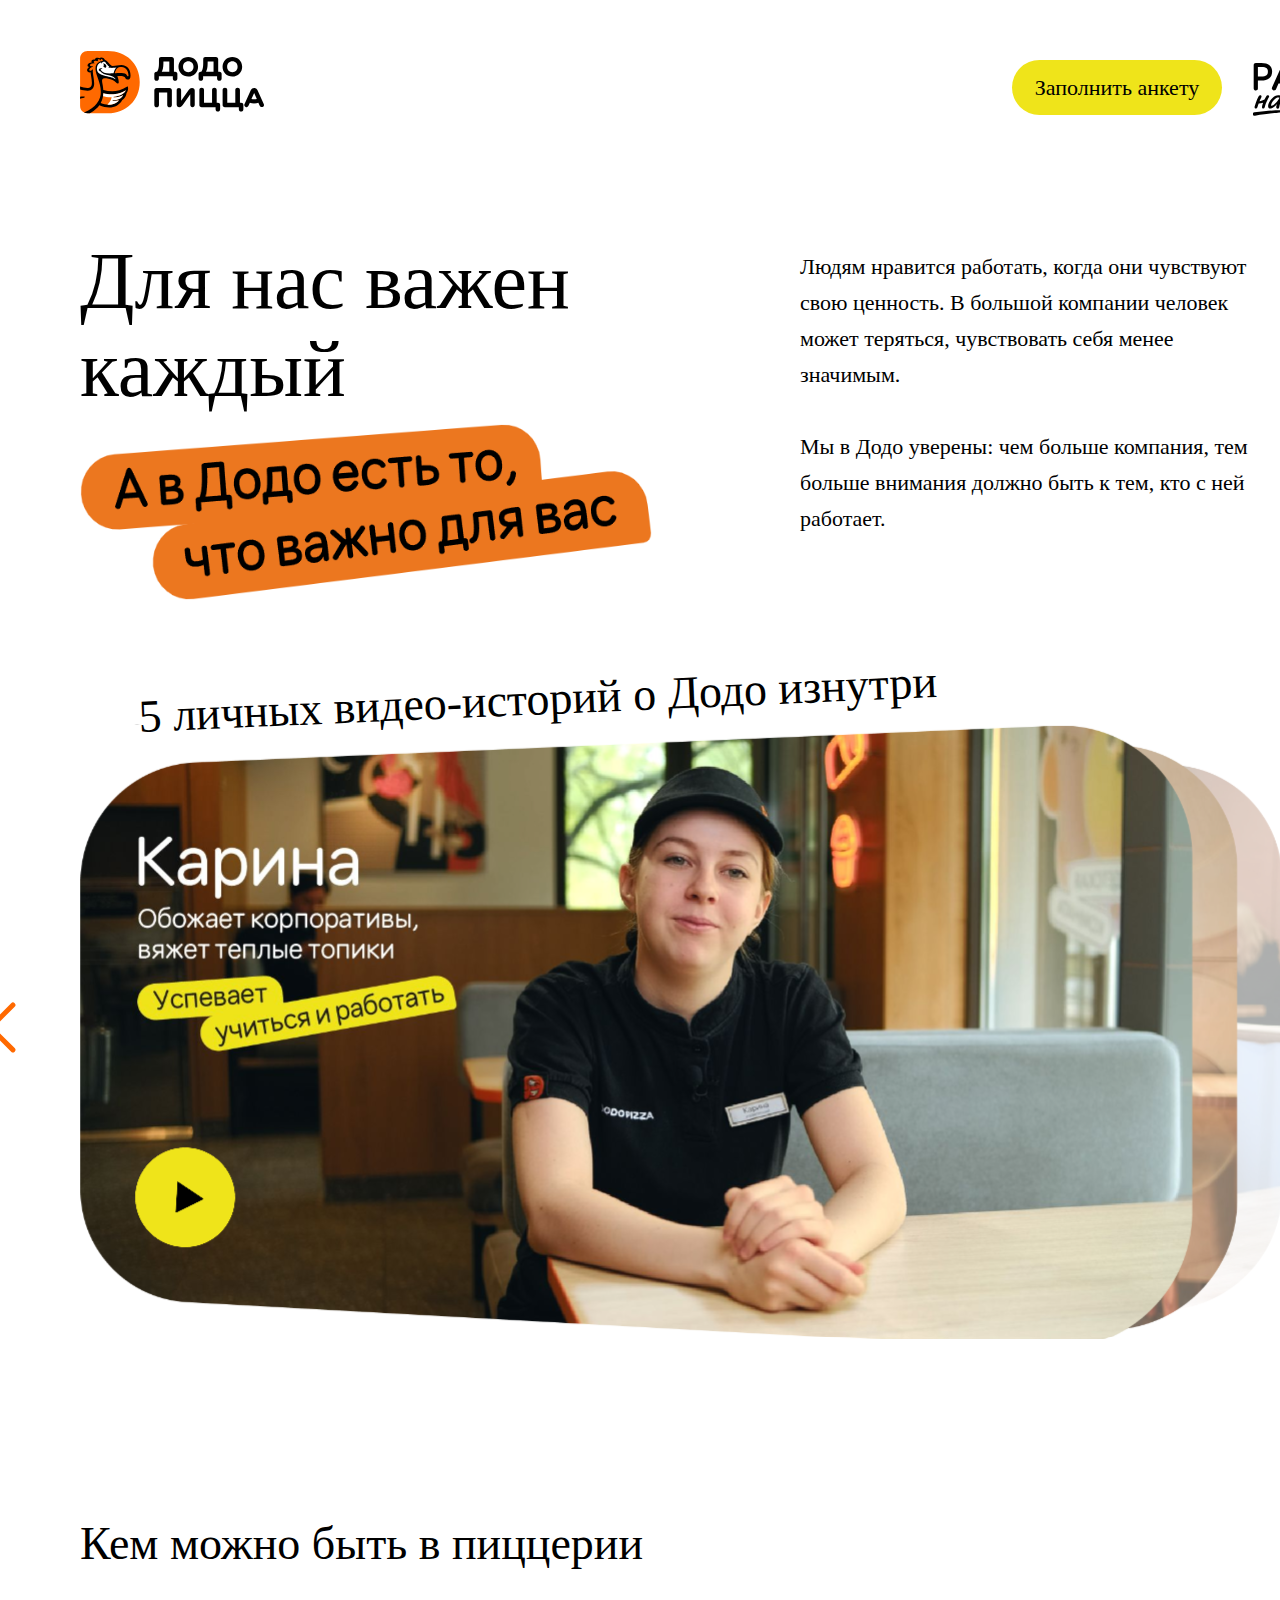
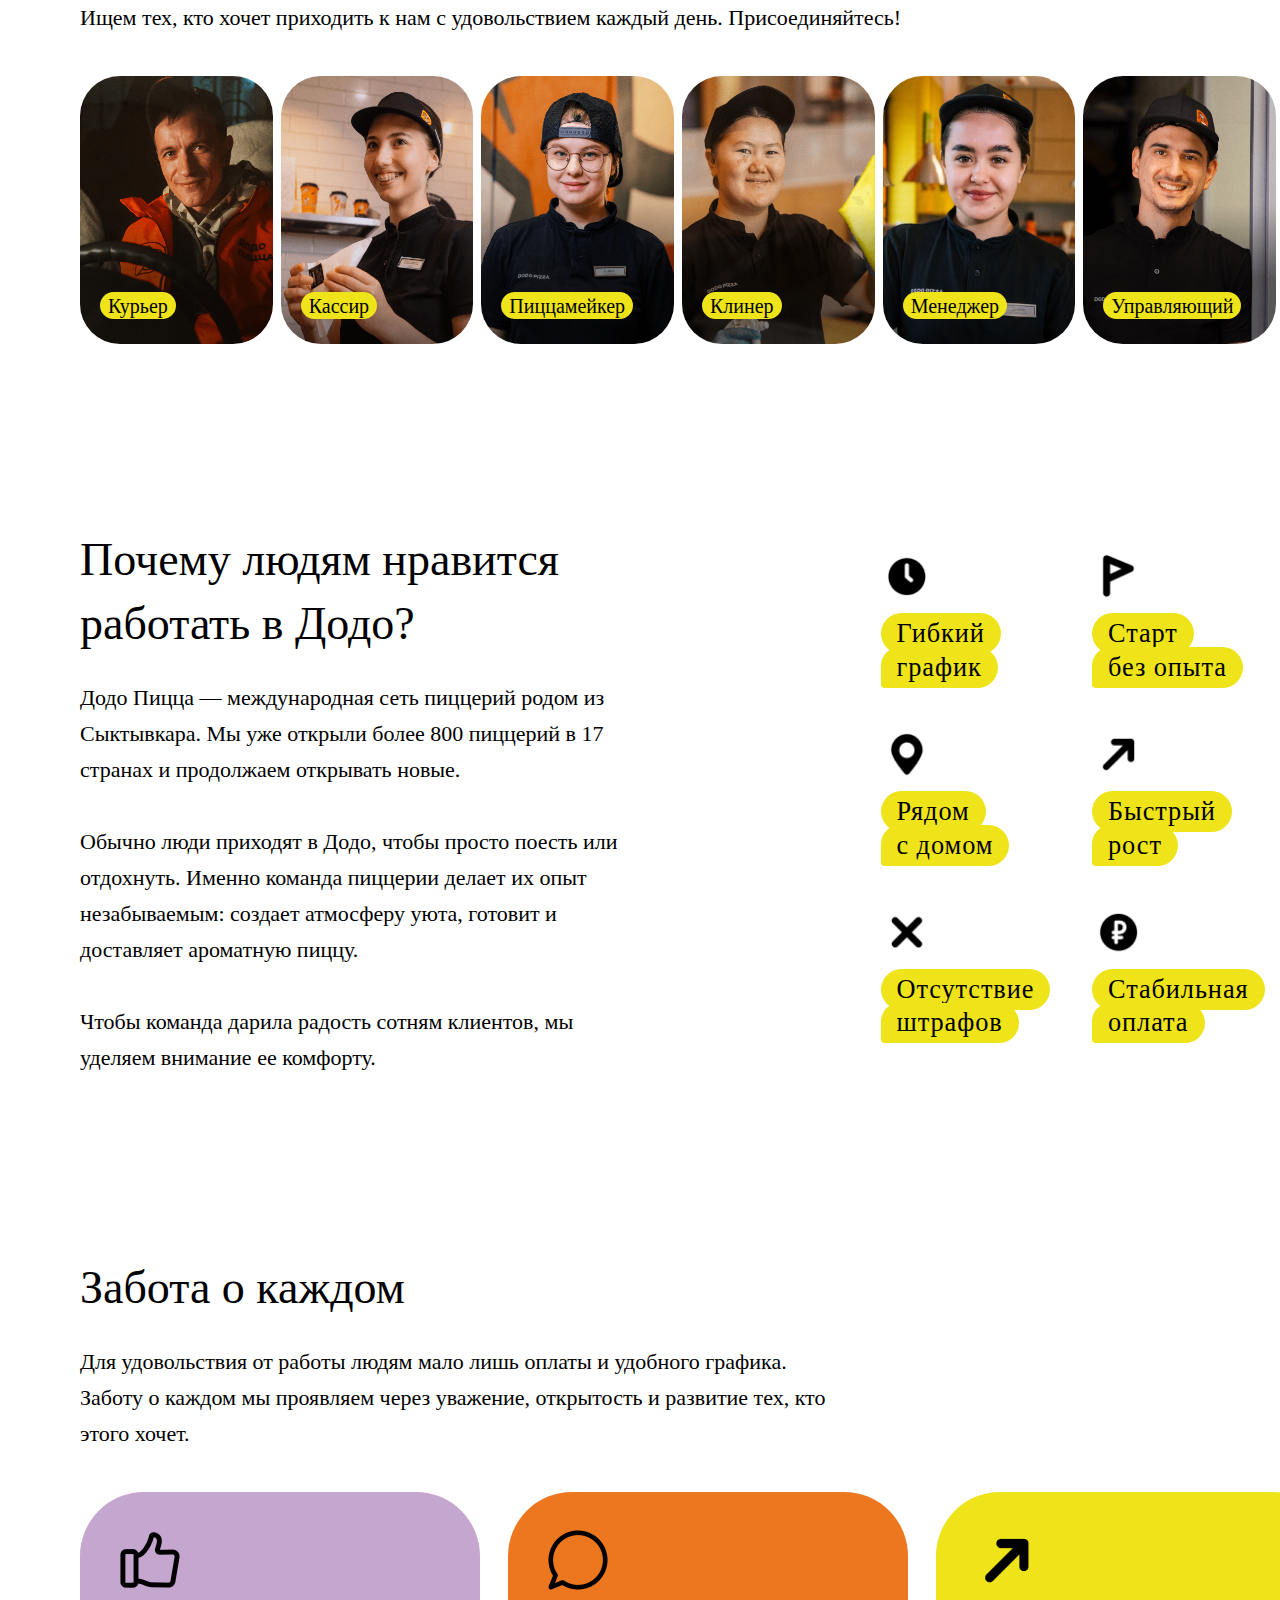
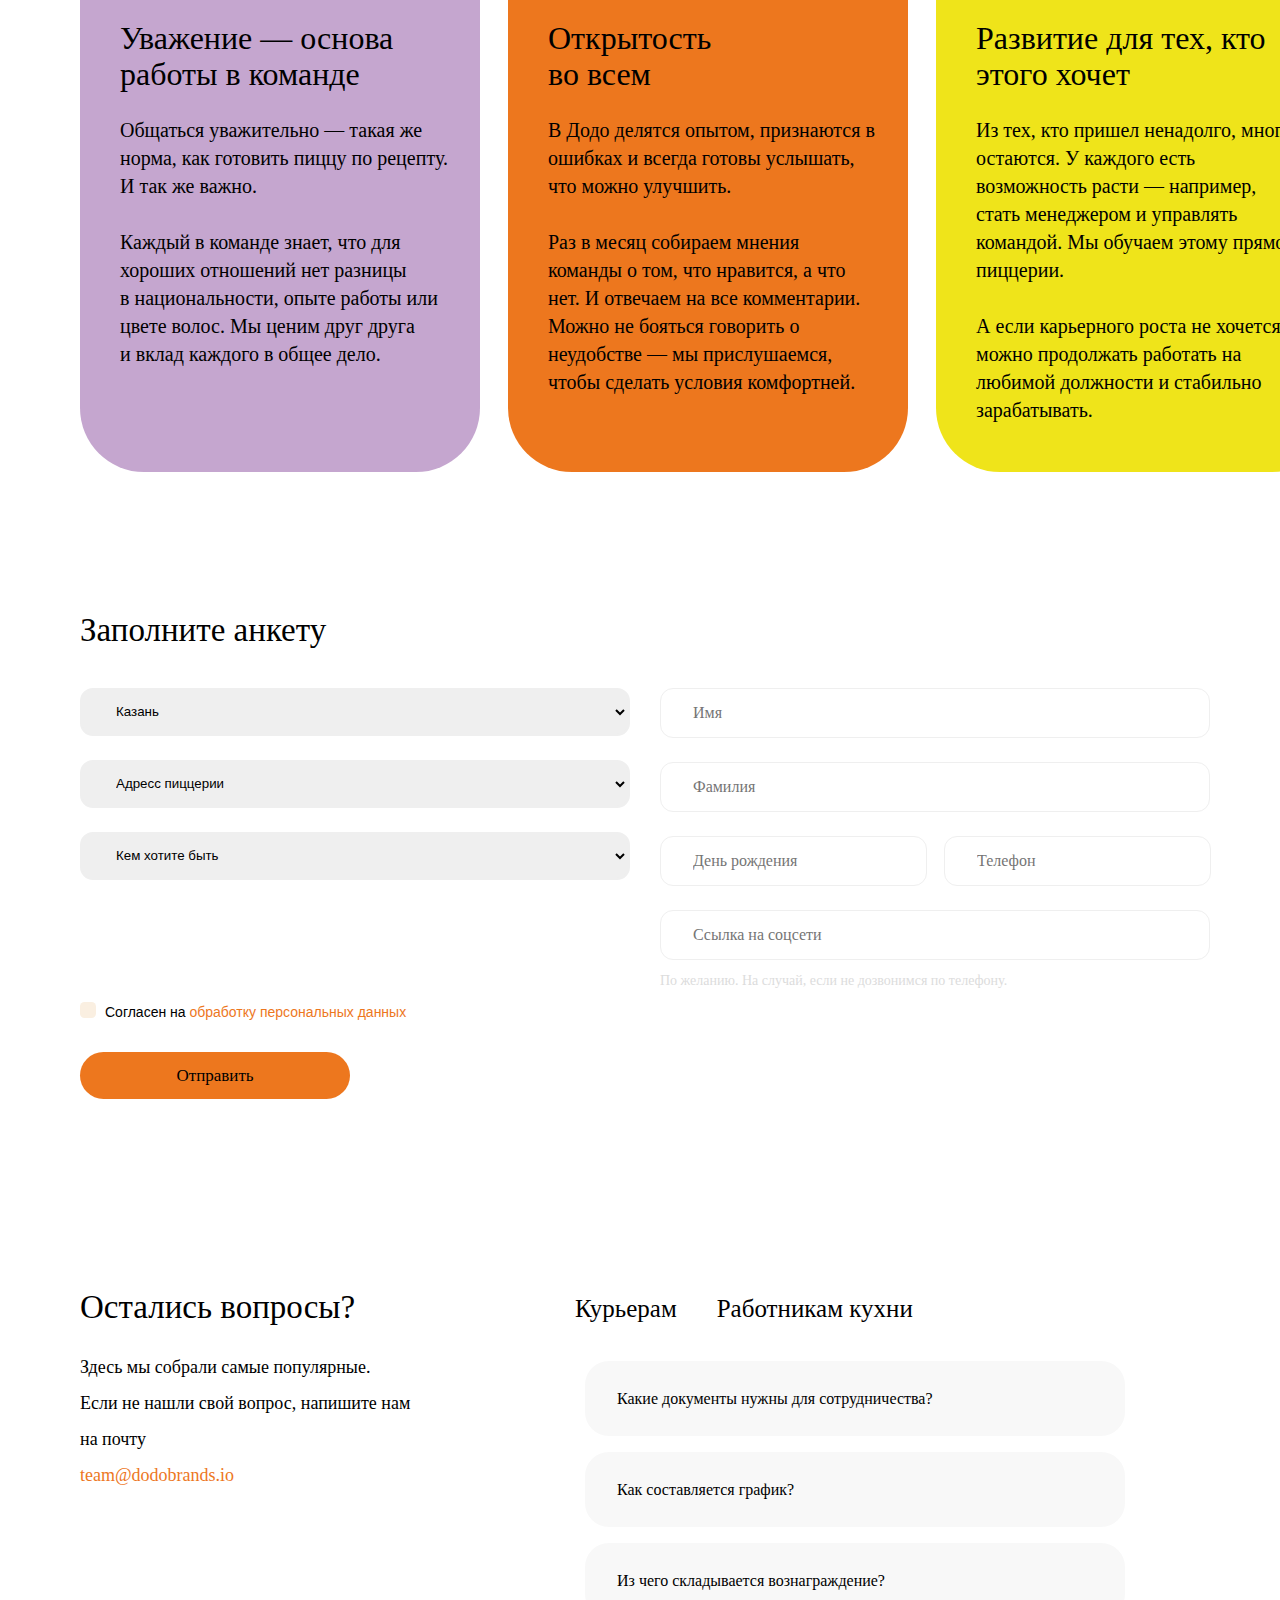
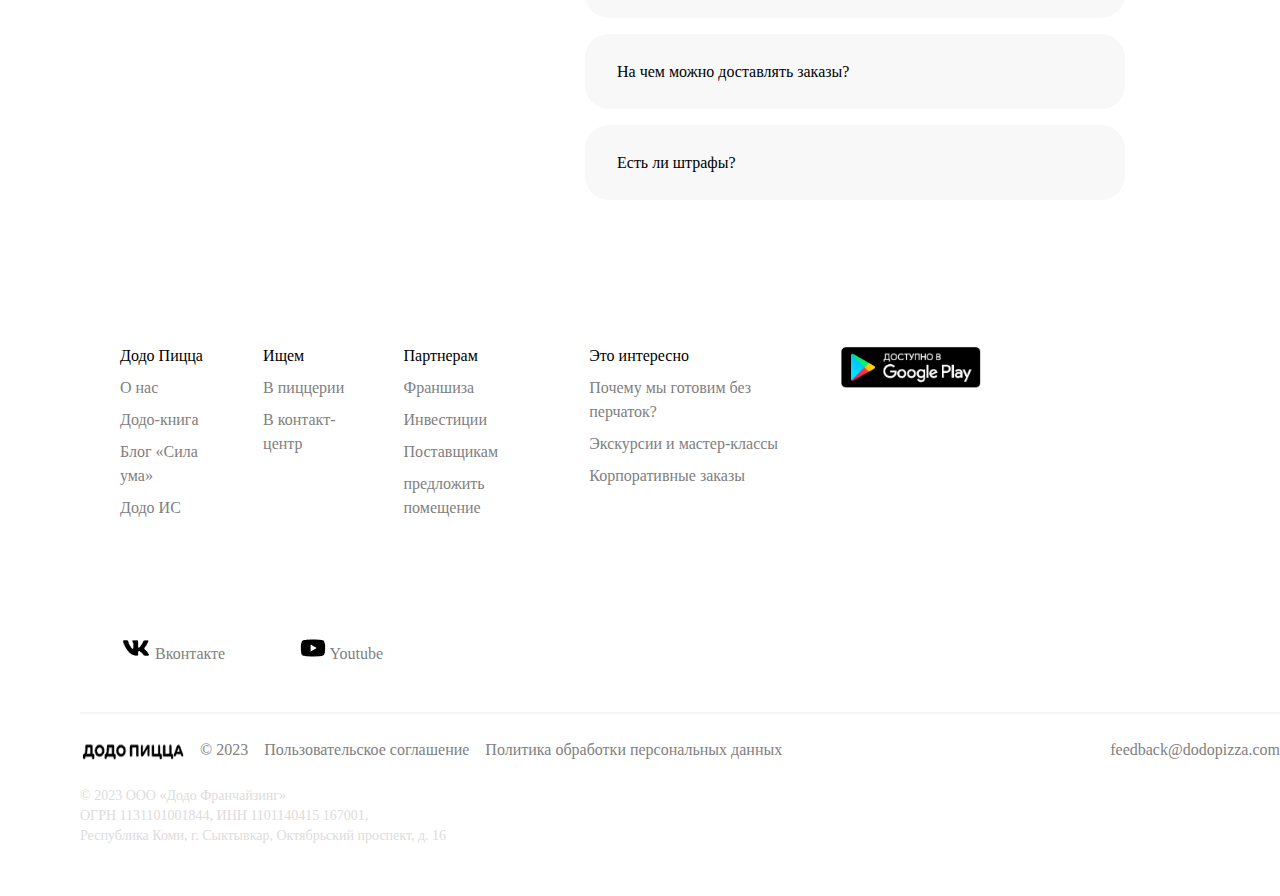
<file: Homework_5/MyHttpServer/MyHttpServer/bin/Debug/net6.0/static/index.html>
<!DOCTYPE html>
<html>

<head>
    <meta charset="utf-8">
    <title>Работа в Додо Пицце</title>

    <meta data-n-head="ssr" name="viewport" content="width=device-width, initial-scale=1">
    <link href="https://db.onlinewebfonts.com/c/042f08aaf8a34dc8799a18600c3b08fb?family=Dodo+Rounded+Bold"
        rel="stylesheet">
    <link rel="stylesheet" href="./styles/styles.css">
</head>


<body>
    <header>
        <div class="container header-container">

            <div class="header-logo">
                <svg width="184" height="64" viewBox="0 0 184 64" fill="none" xmlns="http://www.w3.org/2000/svg"
                    data-v-1e009ed9>
                    <g clip-path="url(#clip0_335_4486)">
                        <path
                            d="M139.367 21.8302H138.191V9.3698C138.191 8.12696 137.355 7.10193 135.902 7.10193H125.289C124.051 7.10193 123.215 7.94116 123.215 9.40077V12.415C123.215 14.5899 123.184 16.2674 122.813 18.0697C122.442 19.841 121.978 20.928 121.297 21.8292H120.771C119.285 21.8292 118.574 22.7613 118.574 24.0981V28.3861C118.574 29.8467 119.564 30.6849 120.833 30.6849C122.133 30.6849 123.123 29.8457 123.123 28.3861V26.335H137.078V28.3861C137.078 29.8467 138.068 30.6849 139.336 30.6849C140.636 30.6849 141.625 29.8457 141.625 28.3861V24.0981C141.627 22.7623 140.914 21.8302 139.367 21.8302ZM133.55 21.8302H126.031C126.495 20.8361 126.866 19.935 127.176 18.5683C127.485 17.1386 127.61 15.7089 127.64 13.8446L127.671 11.6077H133.55V21.8302Z"
                            fill="currentColor"></path>
                        <path
                            d="M152.364 6.94606C146.826 6.94606 142.556 11.1412 142.556 16.7339C142.556 22.3886 146.826 26.5218 152.364 26.5218C157.903 26.5218 162.173 22.2338 162.173 16.672C162.173 11.0792 157.903 6.94606 152.364 6.94606ZM152.364 22.1409C149.332 22.1409 147.135 19.841 147.135 16.703C147.135 13.6268 149.333 11.327 152.364 11.327C155.428 11.327 157.593 13.6258 157.593 16.703C157.593 19.841 155.52 22.1409 152.364 22.1409Z"
                            fill="currentColor"></path>
                        <path
                            d="M108.27 6.94606C102.732 6.94606 98.4615 11.1412 98.4615 16.7339C98.4615 22.3886 102.732 26.5218 108.27 26.5218C113.809 26.5218 118.079 22.2338 118.079 16.672C118.079 11.0792 113.809 6.94606 108.27 6.94606ZM108.27 22.1409C105.238 22.1409 103.041 19.841 103.041 16.703C103.041 13.6268 105.238 11.327 108.27 11.327C111.333 11.327 113.499 13.6258 113.499 16.703C113.499 19.841 111.426 22.1409 108.27 22.1409Z"
                            fill="currentColor"></path>
                        <path
                            d="M95.1187 21.8302H93.9427V9.3698C93.9427 8.12696 93.107 7.10193 91.6535 7.10193H81.0401C79.8025 7.10193 78.9668 7.94116 78.9668 9.40077V12.415C78.9668 14.5899 78.9359 16.2674 78.5648 18.0697C78.1937 19.841 77.7291 20.928 77.0486 21.8292H76.5234C75.038 21.8292 74.3267 22.7613 74.3267 24.0981V28.3861C74.3267 29.8467 75.3166 30.6849 76.5861 30.6849C77.8854 30.6849 78.8753 29.8457 78.8753 28.3861V26.335H92.8305V28.3861C92.8305 29.8467 93.8204 30.6849 95.0889 30.6849C96.3882 30.6849 97.3781 29.8457 97.3781 28.3861V24.0981C97.377 22.7623 96.6657 21.8302 95.1187 21.8302ZM89.3016 21.8302H81.7823C82.2469 20.8361 82.618 19.935 82.9274 18.5683C83.2368 17.1386 83.3612 15.7089 83.392 13.8446L83.4228 11.6077H89.3016V21.8302Z"
                            fill="currentColor"></path>
                        <path
                            d="M183.74 53.888L177.427 40.0919C176.715 38.5693 175.725 37.9169 174.302 37.9169H174.055C172.569 37.9169 171.58 38.5693 170.868 40.0919L164.556 53.888C163.937 55.2547 164.37 56.4666 165.607 56.9332C166.72 57.3688 167.835 57.12 168.454 55.8152L169.877 52.801C171.146 53.2366 172.724 53.4534 174.209 53.4534C175.787 53.4534 177.18 53.2356 178.355 52.801L179.717 55.7843C180.305 57.089 181.511 57.3378 182.594 56.9332C183.832 56.4666 184.327 55.1928 183.74 53.888ZM174.209 49.3203C173.25 49.3203 172.228 49.1964 171.455 48.9786L174.147 42.9512L176.839 48.9786C176.096 49.1964 175.168 49.3203 174.209 49.3203Z"
                            fill="currentColor"></path>
                        <path
                            d="M161.12 52.6452H159.944V40.0299C159.944 38.5693 158.893 37.7301 157.592 37.7301C156.324 37.7301 155.302 38.5693 155.302 40.0299V52.6452H147.258V40.0299C147.258 38.5693 146.268 37.7301 144.937 37.7301C143.637 37.7301 142.616 38.5693 142.616 40.0299V54.8831C142.616 56.1259 143.452 57.151 144.906 57.151H158.83V59.2021C158.83 60.6627 159.82 61.5009 161.088 61.5009C162.388 61.5009 163.378 60.6617 163.378 59.2021V54.945C163.379 53.4214 162.481 52.6452 161.12 52.6452Z"
                            fill="currentColor"></path>
                        <path
                            d="M137.882 52.6452H136.706V40.0299C136.706 38.5693 135.654 37.7301 134.354 37.7301C133.085 37.7301 132.064 38.5693 132.064 40.0299V52.6452H124.019V40.0299C124.019 38.5693 123.029 37.7301 121.698 37.7301C120.399 37.7301 119.378 38.5693 119.378 40.0299V54.8831C119.378 56.1259 120.214 57.151 121.667 57.151H135.592V59.2021C135.592 60.6627 136.581 61.5009 137.85 61.5009C139.149 61.5009 140.139 60.6617 140.139 59.2021V54.945C140.14 53.4214 139.244 52.6452 137.882 52.6452Z"
                            fill="currentColor"></path>
                        <path
                            d="M112.075 37.9169H111.89C110.529 37.9169 109.631 38.6003 108.672 39.968L101.122 50.719V40.2157C101.122 38.7551 100.194 37.9169 98.9251 37.9169C97.6258 37.9169 96.6667 38.7561 96.6667 40.2157V54.5404C96.6667 56.0939 97.6566 57.151 99.2345 57.151H99.4514C100.906 57.151 101.834 56.4057 102.732 55.0999L110.282 44.3489V54.8511C110.282 56.3117 111.21 57.151 112.509 57.151C113.778 57.151 114.737 56.3117 114.737 54.8511V40.5264C114.737 38.911 113.778 37.9169 112.075 37.9169Z"
                            fill="currentColor"></path>
                        <path
                            d="M89.5483 37.9169H76.6149C75.1295 37.9169 74.3257 38.9419 74.3257 40.1858V55.039C74.3257 56.4996 75.3773 57.3378 76.6776 57.3378C77.9461 57.3378 78.9668 56.4986 78.9668 55.039V42.4227H87.2283V55.0379C87.2283 56.4986 88.249 57.3368 89.5494 57.3368C90.8178 57.3368 91.8704 56.4666 91.8704 55.0059V40.1848C91.8694 38.9419 91.0347 37.9169 89.5483 37.9169Z"
                            fill="currentColor">

                        </path>
                        <path
                            d="M27.8169 0.995098C45.8715 0.995098 59.7373 13.4668 59.7373 31.9763C59.7373 50.5848 45.8715 63.2588 27.8169 63.2588H7.56863C3.47848 63.2588 0.0863037 60.543 0.0863037 55.8163V8.7391C0.0863037 4.01135 3.47848 0.994064 7.56863 0.994064H27.8169V0.995098Z"
                            fill="#FF6900">
                        </path>
                        <path
                            d="M14.1742 33.6186C14.1742 27.8844 12.3465 22.6705 12.9468 19.4044L12.8009 19.2155C10.7214 21.3946 9.3686 20.8186 9.2216 20.1166C8.92556 18.7117 11.3597 16.992 12.7505 16.3943C12.7772 16.3025 12.8132 16.2064 12.8512 16.1094C11.5499 16.3107 10.0213 16.1455 9.96788 15.2103C9.90518 14.1017 12.1214 13.1117 15.0181 13.3574C15.0726 13.311 15.1291 13.2645 15.1857 13.2181C15.0037 13.1448 14.8084 13.0539 14.5648 12.928C13.8165 12.5409 13.6345 11.8978 13.8792 11.4302C14.1475 10.9161 14.9667 10.7159 15.6308 10.7303C16.6731 10.752 17.5602 11.0059 18.2088 11.2702C18.2818 11.2392 18.3558 11.2083 18.4257 11.1814C18.1852 10.9925 17.9755 10.7871 17.8532 10.5765C17.6743 10.2679 17.6301 9.84361 17.9765 9.56903C18.3815 9.248 19.4094 9.13445 20.3387 9.98193C20.5309 10.1564 20.6933 10.3267 20.8403 10.4898C20.9441 10.4702 21.048 10.4495 21.1528 10.433C20.9997 10.1956 20.8773 9.94787 20.8383 9.71768C20.7838 9.40284 20.8866 9.06426 21.2546 8.94452C21.6565 8.81342 22.1653 9.0209 22.4295 9.41419C22.7122 9.83535 22.8859 10.3535 22.9949 10.7221C20.9462 10.9615 15.5126 12.2075 15.5126 18.8026C15.5126 25.2335 20.8331 31.9897 20.8331 41.9582C20.8249 45.5804 20.0293 49.2139 16.7594 53.4462C14.2348 56.7143 10.2238 59.8679 3.96989 62.4568C5.04203 62.9822 6.26938 63.2588 7.56869 63.2588H9.81677C14.9904 60.3809 17.5581 57.7425 19.3375 55.2671C22.8068 56.8196 26.1445 57.4865 29.1522 57.4865C34.7914 57.4865 39.598 54.8779 42.1041 50.2256C44.6832 48.671 46.3937 45.4751 46.5016 43.1917C48.1083 41.1623 48.4054 38.6003 47.912 36.8712C47.7938 36.4594 47.4607 36.447 46.883 36.8C41.8019 39.8596 36.8812 41.3161 32.1856 41.3161C29.3383 41.3161 26.4179 40.8619 23.3104 39.9587C23.0884 36.6142 22.4048 33.8095 22.1499 32.1094C21.7871 29.8643 22.3031 28.2034 24.7568 28.2034C26.5567 28.2034 29.8872 28.6627 32.5485 29.8777C35.1841 31.0813 36.7527 33.4503 37.8485 33.4503C38.2936 33.4503 38.7613 33.1726 38.7613 32.2271C38.7613 30.3112 38.0808 27.2268 37.2348 26.1275C39.7008 25.9861 41.6601 26.0119 42.762 26.1368C45.0584 26.5373 45.1664 27.6945 45.6187 28.449C46.0709 29.2036 46.8378 29.5319 47.7598 29.5319C49.4672 29.5319 50.5322 28.6472 50.5322 25.4545C50.5322 18.4413 46.1234 15.0421 41.4997 15.0421C37.7036 15.0421 36.2377 15.8803 32.6328 15.8803C30.0753 15.8803 27.9567 10.655 25.0507 9.96851C23.7669 7.10193 20.8886 6.77884 19.1155 8.21884C17.5057 7.2351 14.9883 7.76568 14.8845 9.58142C13.0321 9.00542 10.6401 10.0088 11.6712 12.4532C7.14209 12.5822 6.29713 16.6039 9.37065 17.0529C5.41414 19.3012 7.22227 23.1845 10.5425 22.3587C10.7769 25.1169 11.8901 29.5701 11.8901 32.6452C11.8901 36.9218 9.95863 37.9148 7.31787 37.9148C5.23117 37.9148 2.16793 37.1541 0.0925293 36.5595V39.5417C2.1926 40.0661 5.34218 40.7391 7.7054 40.7391C11.8654 40.7401 14.1742 38.2885 14.1742 33.6186ZM23.3505 43.3063C26.201 44.1012 30.1411 44.5254 33.4099 44.2952C39.155 43.8906 43.4682 41.7425 45.8962 40.1786C44.4376 43.8782 38.9669 46.176 33.6628 46.8263C33.6288 47.0957 33.5888 47.359 33.5404 47.6129C37.5196 47.4003 41.2983 46.1017 43.0108 44.9156C42.0312 48.5543 37.1639 50.017 32.7458 50.2276C32.6215 50.5135 32.4899 50.783 32.3542 51.039C34.9271 51.0854 37.3911 50.6065 38.859 50.1419C37.5381 52.6741 32.9792 54.6746 28.336 54.6746C26.054 54.6746 23.2066 54.2276 20.7355 53.0467C22.521 49.7662 23.2087 46.4041 23.3505 43.3063ZM34.8428 22.7933C35.4688 20.9197 36.0126 19.5066 37.0282 18.4289C38.0983 17.2934 39.2866 16.9383 41.8955 16.9383C45.4984 16.9383 48.5082 20.5956 48.5082 25.7074C48.5082 26.4671 47.4926 26.4619 47.1667 25.7672C45.9414 23.5943 44.2813 23.2815 41.6663 23.0885C39.7368 22.975 37.4096 23.1391 35.29 23.2299C34.8942 23.2506 34.7832 22.9729 34.8428 22.7933Z"
                            fill="#000">
                        </path>
                        <path
                            d="M0.0863037 48.6369C2.26347 48.2023 4.40568 47.7997 4.40568 47.7997L4.67911 46.6209C3.6964 46.5714 1.74744 46.5941 0.0863037 46.6395V48.6369Z"
                            fill="#000">
                        </path>
                        <path
                            d="M23.551 13.439C24.3116 13.1819 25.4043 13.9355 25.9892 15.1164C26.5741 16.2973 26.4302 17.4679 25.6695 17.7197C24.915 17.9881 23.8275 17.2346 23.2395 16.0475C23.1603 15.8875 23.0976 15.7285 23.0452 15.5716L23.1778 15.5345C23.4214 15.7667 23.7123 15.8307 23.9066 15.7058C24.1739 15.5293 24.1461 15.0607 23.92 14.656C23.7586 14.3247 23.3855 13.9778 23.0771 14.0036L23.0236 13.9334C23.1388 13.697 23.3135 13.5216 23.551 13.439ZM28.8828 25.3223C25.4763 24.5708 21.748 23.5778 19.7599 20.6431C19.7229 20.5884 19.6551 20.5636 19.5914 20.5822C19.5287 20.5997 19.4834 20.6576 19.4803 20.7236C19.4732 20.8836 19.4947 21.0591 19.5307 21.2336L19.2614 21.3357C18.7372 20.5946 18.6302 19.6945 19.1504 19.0472C19.8987 18.1161 21.417 18.2111 22.3236 18.7861L22.2085 19.0369C21.7223 18.9554 21.2587 18.9554 20.8968 19.1763C20.5895 19.3641 20.5473 19.6428 20.7365 19.9959C22.3873 23.0772 27.1878 23.7461 32.8918 23.3001C33.4808 23.2537 33.6165 22.9874 33.6925 22.7025C34.188 20.7185 35.0864 18.9492 36.4238 17.601C35.3835 17.7476 34.4162 17.7806 33.5723 17.8271C30.6262 18.0139 28.9414 17.6258 28.4151 17.2036L28.5107 16.9466C28.8243 17.055 29.1501 17.0797 29.2169 16.9868C29.3084 16.8619 29.2385 16.7835 29.0946 16.6565C28.5354 16.1301 26.0221 13.5432 26.0273 13.5577C25.7559 11.3703 22.5837 11.2908 21.3193 13.4431L20.8896 13.3275C21.015 12.8557 21.2032 12.4707 21.3779 12.191C18.7289 12.7917 17.222 15.1794 16.9485 17.4854C15.7746 27.3982 30.7455 25.1076 35.0248 29.0777C35.106 29.1417 35.3095 29.4328 35.4555 29.249C35.622 28.7092 33.7367 26.401 28.8828 25.3223Z"
                            fill="#fff">
                        </path>
                        <path
                            d="M45.892 40.1724C43.4651 41.7352 39.1478 43.8865 33.4057 44.2911C30.139 44.5213 26.1938 44.095 23.3454 43.3001C23.3012 44.2539 23.2056 45.2387 23.0421 46.2328C24.6477 46.6467 27.5064 47.1938 31.6305 47.3115C31.4465 48.4253 30.3209 52.2044 27.4386 54.6478C32.6923 54.8687 37.4527 52.8176 38.8528 50.1357C37.3849 50.6003 34.9199 51.0792 32.348 51.0328C32.4837 50.7778 32.6153 50.5074 32.7396 50.2214C37.1556 50.0119 42.025 48.5461 43.0046 44.9094C41.292 46.0945 37.5103 47.3941 33.5342 47.6067C33.5825 47.3528 33.6226 47.0906 33.6566 46.8201C38.9597 46.1708 44.4344 43.8689 45.892 40.1724Z"
                            fill="#fff">
                        </path>
                    </g>
                </svg>
            </div>

            <div class="header-right">

                <div class="header-right-button">
                    <button class="header-button">Заполнить анкету</button>
                </div>

                <div class="header-right-work">
                    <svg id="team" version="1.1" xmlns="http://www.w3.org/2000/svg"
                        xmlns:xlink="http://www.w3.org/1999/xlink" x="0px" y="0px" viewBox="0 0 143 64"
                        enable-background="new 0 0 143 64" xml:space="preserve" data-v-098dde30="" data-v-1e009ed9="">
                        <g id="logo2" clip-path="url(#clip0_1026_674)" data-v-098dde30="">
                            <mask id="mask0_1026_674" maskUnits="userSpaceOnUse" x="0" y="0" width="143" height="64"
                                style="mask-type: alpha;" data-v-098dde30="">
                                <path id="vector" fill-rule="evenodd" clip-rule="evenodd"
                                    d="M19.5909 27.254C19.8769 27.7286 20.263 28.0738 20.7492 28.2751C21.2211 28.4764 21.7359 28.5052 22.2936 28.3326C22.8227 28.16 23.2517 27.7717 23.5377 27.1677L26.0116 21.5875H38.1523L40.5976 27.1102C40.9122 27.7286 41.2983 28.1313 41.8417 28.3039C42.3708 28.4764 42.8856 28.4764 43.3575 28.2751C43.8294 28.0738 44.2298 27.743 44.5158 27.254C44.8018 26.7794 44.8304 26.2329 44.573 25.6144L34.0339 1.81218C33.8051 1.28005 33.5334 0.848585 33.1616 0.589708C32.7898 0.330832 32.4323 0.187012 32.0605 0.187012C31.6887 0.187012 31.3312 0.330832 30.988 0.589708C30.6448 0.848585 30.3731 1.2369 30.1443 1.78342L19.5051 25.5713C19.2906 26.2329 19.3049 26.7938 19.5909 27.254ZM27.7848 17.5893L32.0891 7.91016L36.3648 17.5893H27.7848ZM1.85877 27.9299C2.31637 28.2751 2.78827 28.4333 3.28877 28.4333C3.78927 28.4333 4.30407 28.2607 4.71877 27.9299C5.14777 27.5847 5.39087 27.0814 5.39087 26.4054V18.6104H8.62267C10.3673 18.6104 11.9403 18.409 13.2988 18.0207C14.6573 17.618 15.8013 17.0283 16.7594 16.2661C17.6889 15.5038 18.4182 14.5403 18.9044 13.4041C19.3763 12.2679 19.6337 10.9735 19.6337 9.4634C19.6337 8.12587 19.4049 6.97531 18.9616 5.92542C18.504 4.87553 17.8319 3.99823 16.931 3.26475C16.0301 2.53126 14.9004 1.95598 13.5276 1.56767C12.1834 1.16497 10.5818 0.963623 8.75137 0.963623H3.28877C2.73107 0.963623 2.21627 1.16497 1.80157 1.55329C1.37257 1.95598 1.18667 2.43059 1.18667 2.96272V26.4054C1.17237 27.0814 1.40117 27.5847 1.85877 27.9299ZM8.75137 4.99059C10.1528 4.99059 11.3111 5.10564 12.1548 5.36452C13.0271 5.59463 13.6992 5.92542 14.1854 6.32812C14.6573 6.75958 15.0005 7.20542 15.1435 7.73755C15.3151 8.26969 15.4009 8.84497 15.4009 9.4634C15.4009 10.2832 15.2865 11.0167 15.0863 11.6495C14.8861 12.2679 14.5286 12.8144 13.9852 13.2603C13.4847 13.6917 12.7697 14.0225 11.8974 14.2526C11.0251 14.4827 9.92397 14.5978 8.63697 14.5978H5.40517V4.99059H8.75137ZM56.485 28.1311H51.2655C50.7078 28.1311 50.2073 27.9298 49.7926 27.5702C49.3779 27.1819 49.1777 26.6929 49.1777 26.1608V3.04891C49.1777 2.51677 49.3636 2.04216 49.7926 1.63947C50.2073 1.25115 50.7221 1.0498 51.2798 1.0498H63.2775C64.0068 1.0498 64.5359 1.23677 64.8791 1.66823C65.208 2.08531 65.3796 2.54553 65.3796 3.04891C65.3796 3.55228 65.2223 3.99812 64.8791 4.42958C64.5216 4.84666 64.0068 5.04801 63.2775 5.04801H53.3962V11.3329H56.6566C58.1009 11.3329 59.4451 11.4768 60.7464 11.7644C62.0334 12.052 63.1631 12.5123 64.1212 13.1307C65.065 13.7491 65.8658 14.5689 66.4235 15.6188C66.9812 16.6687 67.2672 17.9487 67.2672 19.5019C67.2672 20.7388 67.0527 21.9325 66.6237 22.9824C66.1947 24.0323 65.5512 24.9671 64.6789 25.7293C63.8352 26.4916 62.7055 27.0813 61.3327 27.5127C59.9456 27.9298 58.344 28.1311 56.485 28.1311ZM59.7311 15.6476C58.8874 15.475 57.8721 15.3887 56.6566 15.3887H53.3962V24.061H56.4993C57.8721 24.061 59.0018 23.946 59.8455 23.6871C60.6892 23.4282 61.3327 23.1262 61.7903 22.6947C62.2765 22.3064 62.5768 21.8174 62.7484 21.2565C62.92 20.6956 63.0058 20.0916 63.0058 19.4732C63.0058 18.7972 62.8914 18.1932 62.6912 17.6898C62.491 17.172 62.1478 16.755 61.6759 16.4098C61.2183 16.079 60.5462 15.8201 59.7311 15.6476ZM74.7889 24.4207C75.9758 25.672 77.4058 26.6643 79.0646 27.369C80.752 28.1025 82.6396 28.4477 84.7274 28.4477C86.8438 28.4477 88.7314 28.0738 90.3902 27.369C92.049 26.6356 93.4933 25.672 94.6659 24.4207C95.8528 23.1695 96.7537 21.7025 97.3686 20.0054C97.9835 18.3084 98.3267 16.4675 98.3267 14.5403C98.3267 12.6131 98.0121 10.8009 97.3686 9.10387C96.7537 7.40679 95.8242 5.92544 94.6659 4.68859C93.479 3.43735 92.0776 2.44499 90.3902 1.74027C88.7314 1.00679 86.8152 0.661621 84.7274 0.661621C82.611 0.661621 80.7234 1.03555 79.0646 1.74027C77.4058 2.47376 75.9615 3.43735 74.7889 4.68859C73.602 5.93982 72.7011 7.40679 72.0862 9.10387C71.4713 10.8009 71.1567 12.6418 71.1567 14.569C71.1567 16.4962 71.4713 18.3084 72.0862 20.0054C72.7011 21.7025 73.602 23.1695 74.7889 24.4207ZM76.0473 10.427C76.5049 9.20454 77.1198 8.18342 77.9349 7.30612C78.75 6.45758 79.7367 5.81039 80.895 5.35016C82.0533 4.88994 83.3403 4.67421 84.7274 4.67421C86.1288 4.67421 87.4301 4.90432 88.5884 5.35016C89.7467 5.81039 90.7334 6.45758 91.5199 7.30612C92.335 8.15466 92.9499 9.20454 93.4075 10.427C93.8651 11.6495 94.0796 13.0014 94.0796 14.5403C94.0796 16.0935 93.8508 17.4598 93.4075 18.6679C92.9499 19.8904 92.335 20.9115 91.5199 21.7888C90.7048 22.6374 89.7181 23.2845 88.5598 23.7448C87.4015 24.205 86.1431 24.4207 84.6988 24.4207C83.326 24.4207 82.0247 24.1906 80.8664 23.7448C79.7081 23.2845 78.7214 22.6374 77.9063 21.7888C77.0912 20.9403 76.4763 19.8904 76.0187 18.6679C75.5611 17.4454 75.3466 16.0935 75.3466 14.5547C75.4038 13.0014 75.6326 11.6207 76.0473 10.427ZM107.422 5.0194H101.373C100.658 5.0194 100.129 4.81805 99.7713 4.40097C99.4138 4.01266 99.2422 3.52367 99.2422 3.0203C99.2422 2.48816 99.3995 2.04232 99.7713 1.61086C100.1 1.19378 100.644 0.992432 101.373 0.992432H117.818C118.547 0.992432 119.076 1.1794 119.419 1.61086C119.748 2.02794 119.92 2.51693 119.92 3.0203C119.92 3.52367 119.763 3.96951 119.419 4.40097C119.062 4.81805 118.547 5.0194 117.818 5.0194H111.683V26.4055C111.683 27.0814 111.469 27.5848 111.011 27.93C110.568 28.2607 110.082 28.4333 109.552 28.4333C109.023 28.4333 108.551 28.2751 108.094 27.93C107.651 27.5992 107.422 27.0814 107.422 26.4055V5.0194ZM117.189 27.254C117.475 27.7286 117.861 28.0738 118.347 28.2751C118.819 28.4764 119.334 28.5052 119.891 28.3326C120.42 28.16 120.849 27.7717 121.135 27.1677L123.609 21.5875H135.75L138.195 27.1102C138.51 27.7286 138.896 28.1313 139.439 28.3039C139.969 28.4764 140.483 28.4764 140.955 28.2751C141.427 28.0738 141.828 27.743 142.114 27.254C142.4 26.7794 142.428 26.2329 142.171 25.6144L131.646 1.81218C131.417 1.28005 131.145 0.848585 130.774 0.589708C130.402 0.330832 130.044 0.187012 129.673 0.187012C129.301 0.187012 128.943 0.330832 128.6 0.589708C128.257 0.848585 127.985 1.2369 127.756 1.78342L117.117 25.5713C116.888 26.2329 116.917 26.7938 117.189 27.254ZM125.383 17.5893L129.701 7.91016L133.977 17.5893H125.383ZM1.95917 50.3659C13.0274 48.8414 22.8658 48.3236 26.927 48.2805C29.7441 48.1942 29.2865 50.4378 27.5276 50.6248C26.964 50.6798 26.2455 50.7403 25.3809 50.8132C21.0459 51.1787 13.0394 51.8536 2.48827 53.6881C-0.414633 54.2203 -1.01523 50.7686 1.95917 50.3659ZM5.46799 43.6141C5.68565 42.9736 5.92819 42.2598 6.19208 41.5066C7.72218 41.4922 9.30948 41.147 10.6251 40.7156C10.0245 42.2257 9.53828 43.7646 9.48108 45.0014C9.40958 47.2738 11.8978 46.8567 12.1981 45.3466C12.4555 44.1673 13.0275 42.125 13.9999 39.9246C14.9723 37.8104 16.0019 35.8401 16.5167 34.9196C17.3032 33.5246 14.7435 32.4603 13.9141 33.8985C13.5137 34.5888 12.7701 35.9551 12.0122 37.5372C10.7109 38.2706 8.62308 39.0473 6.99288 39.2774C7.50768 37.9686 8.07968 36.6167 8.75178 35.3799C9.92438 33.1794 7.13588 32.3165 6.03478 34.4019C5.06238 36.2572 4.23298 38.2706 3.54658 40.1547C2.90308 41.8518 2.45978 43.4482 2.15948 44.5412C1.54458 46.8423 4.21868 47.3313 4.89078 45.2891C5.05562 44.8278 5.24928 44.2578 5.46799 43.6141ZM24.4672 42.0675C22.1363 44.9151 19.7768 46.6122 17.9607 46.6122C16.259 46.6122 15.5869 45.476 15.5869 43.9084C15.5869 41.6648 17.3887 38.3426 19.7625 36.1421C21.8932 34.1718 24.8962 32.4603 28.0422 33.7547C28.9002 32.5322 31.1882 33.5246 30.416 34.8909C29.3578 36.7462 27.0984 42.1538 26.7981 44.9583C26.4978 47.4895 23.3804 47.3026 23.7522 44.6131C23.8523 44.0091 24.1097 43.103 24.4672 42.0675ZM27.0269 35.7826C25.5254 35.2217 23.8666 35.5237 21.693 37.6378C19.6195 39.6801 18.6042 41.9093 18.6042 43.1318C18.6042 43.4769 18.6328 43.8509 19.1619 43.8509C20.6348 43.8509 24.4529 40.543 26.7695 36.3291C26.8553 36.1421 26.9411 35.9551 27.0269 35.7826ZM47.1472 33.3231C44.4159 33.3231 41.4129 35.9694 38.51 40.3415C39.2822 38.4863 39.9543 36.9042 40.4834 35.7105C41.3843 33.6251 38.4814 32.2588 37.5519 34.3442C35.7445 38.4365 32.7027 47.3375 30.5453 53.6504C29.8031 55.812 29.1086 57.9983 28.2855 60.1312C27.4561 62.2454 30.6164 63.4678 31.4172 61.3393C31.8635 60.217 32.8581 57.3109 34.0654 53.7832C34.2505 53.2423 34.4407 52.6864 34.6347 52.1204C38.5529 53.8031 42.514 51.2863 45.1166 48.4962C48.091 45.3177 50.4648 40.7011 50.4219 37.4364C50.379 35.3222 49.5925 33.3231 47.1472 33.3231ZM42.6713 46.1519C40.2546 48.7263 37.5519 50.1213 35.6643 49.3015C35.6617 49.3015 35.6591 49.3011 35.6564 49.3003L35.6509 49.2984L35.6455 49.2962C35.6357 49.2921 35.6238 49.2872 35.6071 49.2872C35.6929 49.0427 35.7787 48.7838 35.8645 48.5249C39.4395 40.9887 44.2872 36.7317 46.1176 36.7317C46.7611 36.7317 46.947 37.2206 46.947 37.911C46.9184 39.9388 45.3025 43.3186 42.6713 46.1519ZM55.2552 37.5226C57.915 34.675 61.6902 32.115 65.637 34.0278C66.7381 32.3595 69.4837 33.8265 68.5256 35.768C67.21 38.4575 63.8209 47.0579 63.4491 51.0705C63.2632 53.2997 59.8026 53.0408 60.1029 50.7685C60.2602 49.5748 60.7321 47.7339 61.347 45.6916C58.344 50.0638 55.2695 52.7101 52.9529 52.7101C50.8508 52.7101 49.9785 51.0849 49.9785 48.7694C49.9785 45.519 52.2808 40.7011 55.2552 37.5226ZM53.482 48.3235C53.482 48.8125 53.5678 49.3015 54.2399 49.3015C56.0846 49.3015 60.7607 44.8287 64.1355 37.3788C64.207 37.2206 64.2928 36.9905 64.3786 36.7604C64.3715 36.7532 64.3643 36.7496 64.3572 36.746C64.35 36.7424 64.3429 36.7388 64.3357 36.7316C62.4481 35.8975 60.3746 36.6597 57.629 39.7662C55.0264 42.6858 53.482 46.2813 53.482 48.3235ZM85.1136 36.2715C85.1136 34.3012 83.5692 33.1218 80.8951 33.1218C76.3763 33.1218 71.5143 37.2495 69.4122 43.1892C68.6543 45.3465 68.2396 47.547 68.5828 49.3304C69.0404 51.4445 70.5419 52.7821 72.9443 52.7821C77.3916 52.7821 82.4681 48.9996 82.4681 44.5699C82.4681 43.4194 82.082 42.3407 81.2955 41.6072C83.4262 40.169 85.1136 38.3281 85.1136 36.2715ZM78.7501 44.3398C78.7501 46.7704 76.076 49.4886 73.4019 49.5317C72.3866 49.5317 71.9004 48.7407 71.9004 47.7483C71.9004 47.0868 72.0577 46.1088 72.4867 44.7425C72.93 44.9007 73.5878 44.9151 74.4172 44.7281C75.361 44.5124 76.791 44.0234 78.3068 43.3043C78.5356 43.5056 78.7501 43.822 78.7501 44.3398ZM80.7092 38.4288C78.793 40.356 75.8901 41.751 73.359 42.5996C75.0035 39.3492 77.935 36.0845 80.5519 36.0845C81.2669 36.0845 81.5243 36.4297 81.5243 36.8468C81.5386 37.3358 81.2383 37.8967 80.7092 38.4288ZM99.4278 34.2723C100.443 32.23 103.446 33.7401 102.474 35.7824C101.83 37.1055 100.515 39.9388 99.3134 43.0741C98.0693 46.2093 97.2113 49.2008 97.2828 50.8691C97.3543 53.1415 94.0081 53.2997 93.8937 51.0273C93.765 48.9851 94.5229 46.2237 95.4524 43.635C93.8079 44.2678 91.7916 44.7999 89.8611 44.843C89.4846 46.1078 89.1364 47.3026 88.8257 48.3691L88.8247 48.3726C88.475 49.5724 88.1728 50.6097 87.9306 51.4012C87.2585 53.5586 84.0267 52.5374 84.6988 50.3801C84.8841 49.7719 85.0984 49.0218 85.3425 48.1671L85.3435 48.1636L85.3438 48.1626C85.7402 46.7747 86.2153 45.1116 86.7723 43.3329C87.7161 40.3846 88.8744 37.1199 90.2329 34.2866C91.2053 32.2444 94.2512 33.7545 93.2788 35.7968C92.335 37.6952 91.5056 39.8381 90.7906 41.9235C92.9071 41.5064 95.6383 40.2983 97.2113 39.1909C98.1122 37.0624 98.9416 35.2502 99.4278 34.2723ZM123.638 35.7825C124.653 33.7402 121.793 32.4171 120.621 34.2724C120.363 34.6895 120.034 35.236 119.691 35.8975C117.732 37.9542 114.143 39.7375 111.983 40.471C111.526 40.2409 110.997 40.1115 110.382 40.1115C109.667 40.1115 108.895 40.2553 108.265 40.5429C109.038 38.9465 109.896 37.3933 110.754 35.9119C111.883 33.9416 108.952 32.2445 107.822 34.1717C105.563 38.0692 102.288 45.0014 102.288 49.129C102.288 51.0993 103.189 52.7964 105.563 52.7964C109.667 52.7964 113.914 48.1798 113.914 44.0809C113.914 43.5344 113.828 43.0023 113.671 42.5277C114.815 42.1106 116.145 41.5353 117.446 40.8018C117.332 41.0892 117.217 41.3773 117.117 41.6647C115.987 44.6993 114.901 48.2949 115.044 51.0131C115.158 53.2854 118.547 53.1272 118.433 50.8549C118.318 48.9277 119.148 45.8931 120.32 42.8297C121.142 40.5675 122.25 38.4533 123.02 36.9847C123.268 36.5113 123.481 36.105 123.638 35.7825ZM106.392 49.8337C105.334 49.8337 105.606 48.0504 105.935 46.7991C106.278 45.4041 106.735 44.0378 107.293 42.7002C107.55 42.9304 108.008 43.0454 108.68 43.0454C109.695 43.0454 110.368 43.6495 110.368 44.5555C110.339 46.756 108.08 49.8337 106.392 49.8337ZM131.846 39.9389C135.063 37.12 137.966 34.7758 139.525 33.654C141.37 32.3308 143.472 35.4086 141.627 36.7029C139.94 37.9254 136.522 40.4998 132.89 43.5488C133.819 46.454 134.806 48.9277 135.492 50.3803C136.508 52.4225 133.419 53.9038 132.446 51.8185C131.817 50.4953 130.974 48.4099 130.13 45.9506C127.885 47.9497 125.697 50.0495 123.938 52.0486C122.436 53.76 120.091 51.6315 121.564 49.9344C123.709 47.5182 126.383 44.9007 129.029 42.4701C128.385 40.2122 127.813 37.8104 127.441 35.4373C127.098 33.2081 130.444 32.676 130.788 34.9052C131.045 36.5735 131.417 38.285 131.846 39.9389Z"
                                    fill="currentColor" data-v-098dde30=""></path>
                            </mask>
                            <g mask="url(#mask0_1026_674)" data-v-098dde30="">
                                <rect id="cogBig" y="-4" width="2300" height="64" fill="url(#paint0_linear_1026_674)"
                                    data-v-098dde30=""></rect>
                            </g>
                        </g>
                        <defs data-v-098dde30="">
                            <linearGradient id="paint0_linear_1026_674" x1="188.35" y1="-193.5" x2="1123.67"
                                y2="44.5709" gradientUnits="userSpaceOnUse" data-v-098dde30="">
                                <stop offset="0%" stop-color="currentColor" data-v-098dde30=""></stop>
                                <stop offset="87%" stop-color="#ed771e" data-v-098dde30=""></stop>
                                <stop offset="100%" stop-color="currentColor" data-v-098dde30=""></stop>
                            </linearGradient>
                        </defs>
                    </svg>
                </div>

            </div>
        </div>
    </header>


    <main>
        <section class="heroes container">
                <div class="heroes-left">
                    <h1 class="heroes-title">Для нас важен каждый</h1>

                    <img src="./images/importantForYou.png" alt="heroes image" class="heroes-image">
                </div>

                <p class="heroes-description">
                    Людям нравится работать, когда они чувствуют свою ценность. В большой компании человек может
                    теряться,
                    чувствовать себя менее значимым.
                    <br>
                    <br>
                    Мы в Додо уверены: чем больше компания, тем больше внимания должно быть к тем, кто с ней работает.
                </p>

        </section>

        <div class="heroes-bottom container">
            <h2 class="hero-title">5 личных видео-историй о Додо изнутри </h2>
            <div class="heroes-slides">
                <img src="./images/slides.png" alt="slides" class="heroes-slide-image">
            </div>
            <div class="heroes-buttons">
                <div class="arrow-button">
                    <button type="button" class="arrow-button arrow-button-first">
                        <svg width="22" height="40" viewBox="0 0 22 40" fill="none" xmlns="http://www.w3.org/2000/svg">
                            <path d="M20 2L2 20L20 38" stroke="#FF6900" stroke-width="4" stroke-linecap="round" stroke-linejoin="round"></path>
                        </svg>
                    </button> 
                    <button type="button" class="arrow-button arrow-button-second">
                        <svg width="22" height="40" viewBox="0 0 22 40" fill="none" xmlns="http://www.w3.org/2000/svg">
                            <path d="M20 2L2 20L20 38" stroke="#FF6900" stroke-width="4" stroke-linecap="round" stroke-linejoin="round"></path>
                        </svg>
                    </button>
                </div>
            </div>
        </div>

        <div class="container positions">
            <h2 class="position-title">Кем можно быть в пиццерии</h2>
            <p class="position-description">Ищем тех, кто хочет приходить к нам с удовольствием каждый день.
                Присоединяйтесь!</p>

            <div class="vacancies">
                <div class="vacancy-card courier">
                    <img src="./images/pos1_805a0ff652.png" alt="courier" class="card-image">
                    <div class="card-info">
                        <h3 class="role">Курьер</h3>
                    </div>
                    
                </div>
                <div class="vacancy-card cashier">
                    <img src="./images/pos3_dac3f8e2ff.png" alt="cashier" class="card-image">
                    <div class="card-info">
                        <h3 class="role">Кассир</h3>
                    </div>
                </div>
                <div class="vacancy-card pizzamaker">
                    <img src="./images/pos4_305a98c676.png" alt="pizzamaker" class="card-image">
                    <div class="card-info">
                        <h3 class="role">Пиццамейкер</h3>
                    </div>
                </div>
                <div class="vacancy-card cliner">
                    <img src="./images/pos2_5fa68f4d3e.png" alt="cliner" class="card-image">
                    <div class="card-info">
                        <h3 class="role">Клинер</h3>
                    </div>
                </div>
                <div class="vacancy-card manager">
                    <img src="./images/story_1_94b46de958.jpg" alt="manager" class="card-image">
                    <div class="card-info">
                        <h3 class="role">Менеджер</h3>
                    </div>
                </div>
                <div class="vacancy-card chief">
                    <img src="./images/pos6_f9e0aff104.png" alt="chief" class="card-image">
                    <div class="card-info">
                        <h3 class="role">Управляющий</h3>
                    </div>
                </div>
            </div>
        </div>

        <section class="advantages">

            <div class="container container-advantages">
                <div class="advantages-description">
                    <h2 class="advantages-title">Почему людям нравится работать в Додо?</h2>
                    <p class="advantages-text">
                        Додо Пицца — международная сеть пиццерий родом из Сыктывкара. Мы уже открыли более 800 пиццерий
                        в 17 странах и продолжаем открывать новые.
                        <br>
                        <br>
                        Обычно люди приходят в Додо, чтобы просто поесть или отдохнуть. Именно команда пиццерии делает
                        их опыт незабываемым: создает атмосферу уюта, готовит и доставляет ароматную пиццу.
                        <br>
                        <br>
                        Чтобы команда дарила радость сотням клиентов, мы уделяем внимание ее комфорту.
                    </p>
                </div>
                <div class="advantages-logos">
                    <ul class="advantages-list">
                        <li class="advantages-items">
                            <div class="item-icon">
                                <img src="./images/like1_f2e04214ac.png" alt="icon" width="52" height="52">
                            </div>
                            <div class="item-text">
                                <span class="phrase first-phrase">Гибкий</span>
                                <span class="phrase second-phrase">график</span>
                            </div>
                        </li>

                        <li class="advantages-items">
                            <div class="item-icon">
                                <img src="./images/like2_f8932643ba.png" alt="icon" width="52" height="52">
                            </div>
                            <div class="item-text">
                                <span class="phrase first-phrase">Старт</span>
                                <span class="phrase second-phrase">без опыта</span>
                            </div>
                        </li>

                        <li class="advantages-items">
                            <div class="item-icon">
                                <img src="./images/like3_3aff907dbf.png" alt="icon" width="52" height="52">
                            </div>
                            <div class="item-text">
                                <span class="phrase first-phrase">Рядом</span>
                                <span class="phrase second-phrase">с домом</span>
                            </div>
                        </li>

                        <li class="advantages-items">
                            <div class="item-icon">
                                <img src="./images/like4_119128e92f.png" alt="icon" width="52" height="52">
                            </div>
                            <div class="item-text">
                                <span class="phrase first-phrase">Быстрый</span>
                                <span class="phrase second-phrase">рост</span>
                            </div>
                        </li>
                        <li class="advantages-items">
                            <div class="item-icon">
                                <img src="./images/like5_b734e34ece.png" alt="icon" width="52" height="52">
                            </div>
                            <div class="item-text">
                                <span class="phrase first-phrase">Отсутствие</span>
                                <span class="phrase second-phrase">штрафов</span>
                            </div>
                        </li>
                        <li class="advantages-items">
                            <div class="item-icon">
                                <img src="./images/like6_762bbc69bd.png" alt="icon" width="52" height="52">
                            </div>
                            <div class="item-text">
                                <span class="phrase first-phrase">Стабильная</span>
                                <span class="phrase second-phrase">оплата</span>
                            </div>
                        </li>
                    </ul>
                </div>
            </div>
        </section>

        <section class="care">
            <div class="container">

                <h2 class="advantages-title care-title">Забота о каждом</h2>
                <p class="care-description">
                    Для удовольствия от работы людям мало лишь оплаты и удобного графика. Заботу о каждом мы проявляем
                    через уважение, открытость и развитие тех, кто этого хочет.
                </p>

                <div class="care-advantages">
                    <div class="support-slide first-slide">
                        <p class="support-card">
                        <div class="support-card-icon">
                            <img src="./images/thumb_up_2x_9db44b36eb.png" alt="icon" width="72" height="72">
                        </div>
                        <h3 class="card-title">Уважение — основа работы в команде</h3>
                        <p class="card-description">
                            Общаться уважительно&nbsp;— такая&nbsp;же норма, как готовить пиццу по&nbsp;рецепту.
                            И&nbsp;так&nbsp;же важно.
                            <br>
                            <br>
                            Каждый в&nbsp;команде знает, что для хороших отношений нет разницы в&nbsp;национальности,
                            опыте работы или цвете волос. Мы&nbsp;ценим друг друга и&nbsp;вклад каждого в&nbsp;общее
                            дело.
                        </p>
                        </p>
                    </div>

                    <div class="support-slide second-slide">
                        <p class="support-card">
                        <div class="support-card-icon">
                            <img src="./images/message_2x_a19d7f1375.png" alt="icon" width="72" height="72">
                        </div>
                        <h3 class="card-title">
                            Открытость
                            <br>
                            во всем
                        </h3>
                        <p class="card-description">
                            В Додо делятся опытом, признаются в ошибках и всегда готовы услышать, что можно улучшить.
                            <br>
                            <br>
                            Раз в месяц собираем мнения команды о том, что нравится, а что нет. И отвечаем на все
                            комментарии. Можно не бояться говорить о неудобстве — мы прислушаемся, чтобы сделать условия
                            комфортней.
                        </p>
                        </p>
                    </div>



                    <div class="support-slide last-slide">
                        <p class="support-card">
                        <div class="support-card-icon">
                            <img src="./images/like4_119128e92f.png" alt="icon" width="72" height="72">
                        </div>
                        <h3 class="card-title"> Развитие для тех, кто этого хочет </h3>
                        <p class="card-description">
                            Из тех, кто пришел ненадолго, многие остаются. У каждого есть возможность расти — например,
                            стать менеджером и управлять командой. Мы обучаем этому прямо в пиццерии.
                            <br>
                            <br>
                            А если карьерного роста не хочется, можно продолжать работать на любимой должности и
                            стабильно зарабатывать.
                        </p>
                        </p>
                    </div>
                </div>
            </div>
        </section>

        <section class="forms">
            <div class="container form-container">
                <h2 class="form-title">Заполните анкету</h2>
                <form class="form-itself"  action="/sender/dodo-email">
                    <div class="form-inners">

                        <div class="form-left">

                            <div class="form">
                                <div class="select-form">
                                    <div class="options">
                                        <select class="selection">
                                            <option selected="selected">Казань</option>
                                        </select>
                                    </div>
                                </div>
                                <ul role="listbox" style="visibility: hidden;"></ul>
                            </div>

                            <div class="form">
                                <div class="select-form">
                                    <div class="options">
                                        <select class="selection">
                                            <option selected="selected" disabled>Адресс пиццерии</option>
                                        </select>
                                    </div>
                                </div>
                                <ul role="listbox" style="visibility: hidden;"></ul>
                            </div>

                            <div class="form">
                                <div class="select-form">
                                    <div class="options">
                                        <select class="selection">
                                            <option selected="selected" disabled>Кем хотите быть</option>
                                        </select>
                                    </div>
                                </div>
                                <ul role="listbox" style="visibility: hidden;"></ul>
                            </div>
                        </div>

                        <div class="form-right">

                            <div class="form">
                                <div class="input">
                                    <input type="text" class="form-input" placeholder="Имя" required="required" name="name">
                                </div>
                            </div>

                            <div class="form">
                                <div class="input">
                                    <input type="text" class="form-input" placeholder="Фамилия" required="required" name="lastname">
                                </div>
                            </div>

                            <div class="form">
                                <div class="input">
                                    <input type="text" class="form-input birthdate" placeholder="День рождения"
                                        required="required" name="birthdate">
                                </div>
                                <div class="input">
                                    <input type="tel" class="form-input telephone" placeholder="Телефон"
                                        required="required" name="phone">
                                </div>
                            </div>

                            <div class="form-bottom">
                                <div class="input">
                                    <input type="text" class="form-input" placeholder="Ссылка на соцсети"
                                        required="required" name="email">
                                </div>
                                <span class="form-info">По желанию. На случай, если не дозвонимся по телефону.</span>
                            </div>
                        </div>
                    </div>

                    <div class="data-checkbox">
                        <input type="checkbox" class="checkbox-field" id="form-checkbox" name="form-checkbox">
                        <label for="form-checkbox">
                            <span class="checkbox-info">
                                Согласен на
                                <a class="
                                checkbox-link" href="https://rabotavdodo.ru/uploads/policy_3ac21d6f68.html"
                                    target="_blank"> обработку персональных данных</a>
                            </span>
                        </label>
                    </div>
                    <button type="submit" class="form-button">Отправить</button>

                </form>
            </div>
        </section>

        <section class="questions">
            <div class="questions-container container">

                <div class="questions-left">
                    <h2 class="title">Остались вопросы?</h2>
                    <div class="questions-description">
                        <p class="question-text">
                            Здесь мы собрали самые популярные.
                            <br>
                            Если не нашли свой вопрос, напишите нам
                            <br>
                            на почту
                        </p>
                        <a href="mailto:team@dodobrands.io" class="questions-mail">team@dodobrands.io</a>
                    </div>
                </div>
                <div class="questions-right">
                    <div class="questions-buttons">
                        <button data-v-cc2c58ee="" type="button" class="questions-button">Курьерам</button>
                        <button data-v-cc2c58ee="" type="button" class="questions-button">Работникам кухни</button>
                    </div>
                    <div class="questions-section">
                        <ul class="questions-list">

                            <li class="questions-item">
                                <button type="button" class="accordeon-button">
                                    <span type="button" class="accordeon-inner">
                                        <span class="accordeon-heading">Какие документы нужны для сотрудничества?</span>
                                        <span class="accordeon-arrow">
                                            <img data-v-b4dce0a2="" width="32" height="32" draggable="false"
                                                src="[data-uri]"
                                                alt="Иконка" loading="lazy">
                                        </span>
                                    </span>
                                    <div class="accordeon-content" style="display: none;">
                                        <p class="accordeon-description">
                                            <b>Для граждан России: </b>
                                            паспорт, ИНН, СНИЛС, номер банковской карты, права для управления
                                            автомобилем или документ, который подтверждает право управления другим
                                            транспортным средством.
                                            <br>
                                            <b>Для граждан других стран: </b>
                                            узнать точную информацию можно после заполнения анкеты.
                                        </p>
                                    </div>
                                </button>
                            </li>

                            <li class="questions-item">
                                <button type="button" class="accordeon-button">
                                    <span type="button" class="accordeon-inner">
                                        <span class="accordeon-heading">Как составляется график?</span>
                                        <span class="accordeon-arrow">
                                            <img data-v-b4dce0a2="" width="32" height="32" draggable="false"
                                                src="[data-uri]"
                                                alt="Иконка" loading="lazy">
                                        </span>
                                    </span>
                                    <div class="accordeon-content" style="display: none;">
                                        <p class="accordeon-description">
                                            График формируется по согласованию с курьерами на основе данных о
                                            загруженности пиццерии. Расскажите, когда вам удобно доставлять заказы: весь
                                            день или несколько часов, утром или вечером — мы подберем подходящий
                                            вариант.
                                        </p>
                                    </div>
                                </button>
                            </li>

                            <li class="questions-item">
                                <button type="button" class="accordeon-button">
                                    <span type="button" class="accordeon-inner">
                                        <span class="accordeon-heading">Из чего складывается вознаграждение?</span>
                                        <span class="accordeon-arrow">
                                            <img data-v-b4dce0a2="" width="32" height="32" draggable="false"
                                                src="[data-uri]"
                                                alt="Иконка" loading="lazy">
                                        </span>
                                    </span>
                                    <div class="accordeon-content" style="display: none;">
                                        <p class="accordeon-description">
                                            Вознаграждение зависит от разных факторов, например: количества доставленных
                                            заказов, километража, часов занятости или ГСМ. У нас есть прозрачная система
                                            мотивации, о которой вы сможете узнать на встрече с управляющим.
                                        </p>
                                    </div>
                                </button>
                            </li>

                            <li class="questions-item">
                                <button type="button" class="accordeon-button">
                                    <span type="button" class="accordeon-inner">
                                        <span class="accordeon-heading">На чем можно доставлять заказы?</span>
                                        <span class="accordeon-arrow">
                                            <img data-v-b4dce0a2="" width="32" height="32" draggable="false"
                                                src="[data-uri]"
                                                alt="Иконка" loading="lazy">
                                        </span>
                                    </span>
                                    <div class="accordeon-content" style="display: none;">
                                        <p class="accordeon-description">
                                            Вы можете доставлять заказы на своем автомобиле или пешком — это зависит от
                                            зоны доставки выбранной пиццерии. В некоторых точках есть собственный
                                            транспорт: автомобили, электросамокаты, электровелосипеды, велосипеды.
                                            Узнать точную информацию можно после заполнения анкеты.
                                        </p>
                                    </div>
                                </button>
                            </li>

                            <li class="questions-item">
                                <button type="button" class="accordeon-button">
                                    <span type="button" class="accordeon-inner">
                                        <span class="accordeon-heading">Есть ли штрафы?</span>
                                        <span class="accordeon-arrow">
                                            <img data-v-b4dce0a2="" width="32" height="32" draggable="false"
                                                src="[data-uri]"
                                                alt="Иконка" loading="lazy">
                                        </span>
                                    </span>
                                    <div class="accordeon-content" style="display: none;">
                                        <p class="accordeon-description">
                                            У каждого, кто честно и искренне делает свое дело, должно быть право на
                                            ошибку. Поэтому мы никого не штрафуем, — это противоречит ценностям Додо.
                                        </p>
                                    </div>
                                </button>
                            </li>

                        </ul>
                    </div>
                </div>
            </div>
        </section>
    </main>

    <footer>
        <div class="container footer-container">

            <div class="footer-top">
                <ul class="footer-list">
                    <li class="footer-item">
                        <span>Додо Пицца</span>
                    </li>
                    <li class="footer-item">
                        <a href="https://dodopizza.ru/orenburg/about">О нас</a>
                    </li>
                    <li class="footer-item">
                        <a href="https://book.dodopizza.info/">Додо-книга</a>
                    </li>
                    <li class="footer-item">
                        <a href="https://sila-uma.ru/aboutdodo">Блог «Сила ума»</a>
                    </li>
                    <li class="footer-item">
                        <a href="https://dodois.com/">Додо ИС</a>
                    </li>
                </ul>

                <ul class="footer-list">
                    <li class="footer-item">
                        <span>Ищем</span>
                    </li>
                    <li class="footer-item">
                        <a href="https://rabotavdodo.ru/?utm_source=web">В пиццерии</a>
                    </li>
                    <li class="footer-item">
                        <a href="http://dodocc.ru/">В контакт-центр</a>
                    </li>
                </ul>

                <ul class="footer-list">
                    <li class="footer-item">
                        <span>Партнерам</span>
                    </li>
                    <li class="footer-item">
                        <a href="https://www.dodofranchise.ru/">Франшиза</a>
                    </li>
                    <li class="footer-item">
                        <a href="https://dodoinvest.com/">Инвестиции</a>
                    </li>
                    <li class="footer-item">
                        <a
                            href="https://bidzaar.com/companies/view/d1827205-1309-4442-8adb-f6887474e684">Поставщикам</a>
                    </li>
                    <li class="footer-item">
                        <a href="https://www.dodoarenda.ru/">предложить помещение</a>
                    </li>
                </ul>

                <ul class="footer-list">
                    <li class="footer-item">
                        <span>Это интересно</span>
                    </li>
                    <li class="footer-item">
                        <a href="https://www.bezperchatok.ru/">Почему мы готовим без перчаток?</a>
                    </li>
                    <li class="footer-item">
                        <a href="https://www.dodofriendly.ru/">Экскурсии и мастер-классы</a>
                    </li>
                    <li class="footer-item">
                        <a href="https://b2b.dodopizza.org/">Корпоративные заказы</a>
                    </li>
                </ul>

                <div class="footer-apps">
                    <ul class="footer-list">
                        <li class="footer-item-app">
                            <a
                                href="https://app.appsflyer.com/ru.dodopizza.app?af_ad=icon&pid=dodopizza.site&af_click_lookback=7d&c=web">
                                <img width="142" height="45" src="./images/googlePlay.png"
                                    alt="Приложение Додо">
                            </a>
                        </li>
                    </ul>

                    <ul class="footer-list second-app">
                        <li class="footer-item-app">
                            <a href="https://app.appsflyer.com/id894649641?af_ad=icon&amp;pid=dodopizza.site&amp;af_click_lookback=7d&amp;c=web"
                                target="_blank" rel="noopener noreferrer" data-v-16e83782="">
                                <img width="139" height="45" src="./images/appStore.png"
                                    alt="Приложение Додо" loading="lazy" data-v-16e83782="">
                            </a>
                        </li>
                    </ul>
                </div>
            </div>

            <div class="footer-middle">
                <ul class="footer-list-social">
                    <li class="list-social-item">
                        <a href="https://vk.com/dodo" target="_blank" style="text-decoration: none;">
                            <img src="./images/vk.png" alt="Dodo vk" class="social-icon">
                            <span class="social-text">Вконтакте</span>
                        </a>
                    </li>
                </ul>
                <ul class="footer-list-social">
                    <li class="list-social-item">
                        <a href="https://www.youtube.com/dodomovie" target="_blank" style="text-decoration: none;">
                            <img src="./images/youtube.png" alt="Dodo youtube" class="social-icon">
                            <span class="social-text">Youtube</span>
                        </a>
                    </li>
                </ul>
            </div>
            <hr color="f5f5f5">

            <div class="footer-bottom">
                <div class="copyright">
                    <img src="./images/title.png" alt="Додо пицца" class="copyright-image">
                    <span class="copyright-text">© 2023</span>
                </div>

                <div class="footer-client-links">
                    <a href="https://rabotavdodo.ru/uploads/useragreement_c31f17871d.html" target="_blank"
                        class="footer-link first">Пользовательское соглашение</a>
                    <a href="https://rabotavdodo.ru/uploads/policy_3ac21d6f68.html" target="_blank"
                        class="footer-link">Политика обработки персональных данных</a>
                </div>

                <a href="mailto:feedback@dodopizza.com" class="footer-feedback">feedback@dodopizza.com</a>
            </div>
            <div class="footer-adress">
                <span> ©&nbsp;2023&nbsp;ООО «Додо Франчайзинг»
                    <br>
                    ОГРН 1131101001844, ИНН 1101140415 167001,
                    <br>
                    Республика Коми, г. Сыктывкар, Октябрьский проспект, д.&nbsp;16
                </span>
            </div>
        </div>
    </footer>
</body>

</html>
</file>
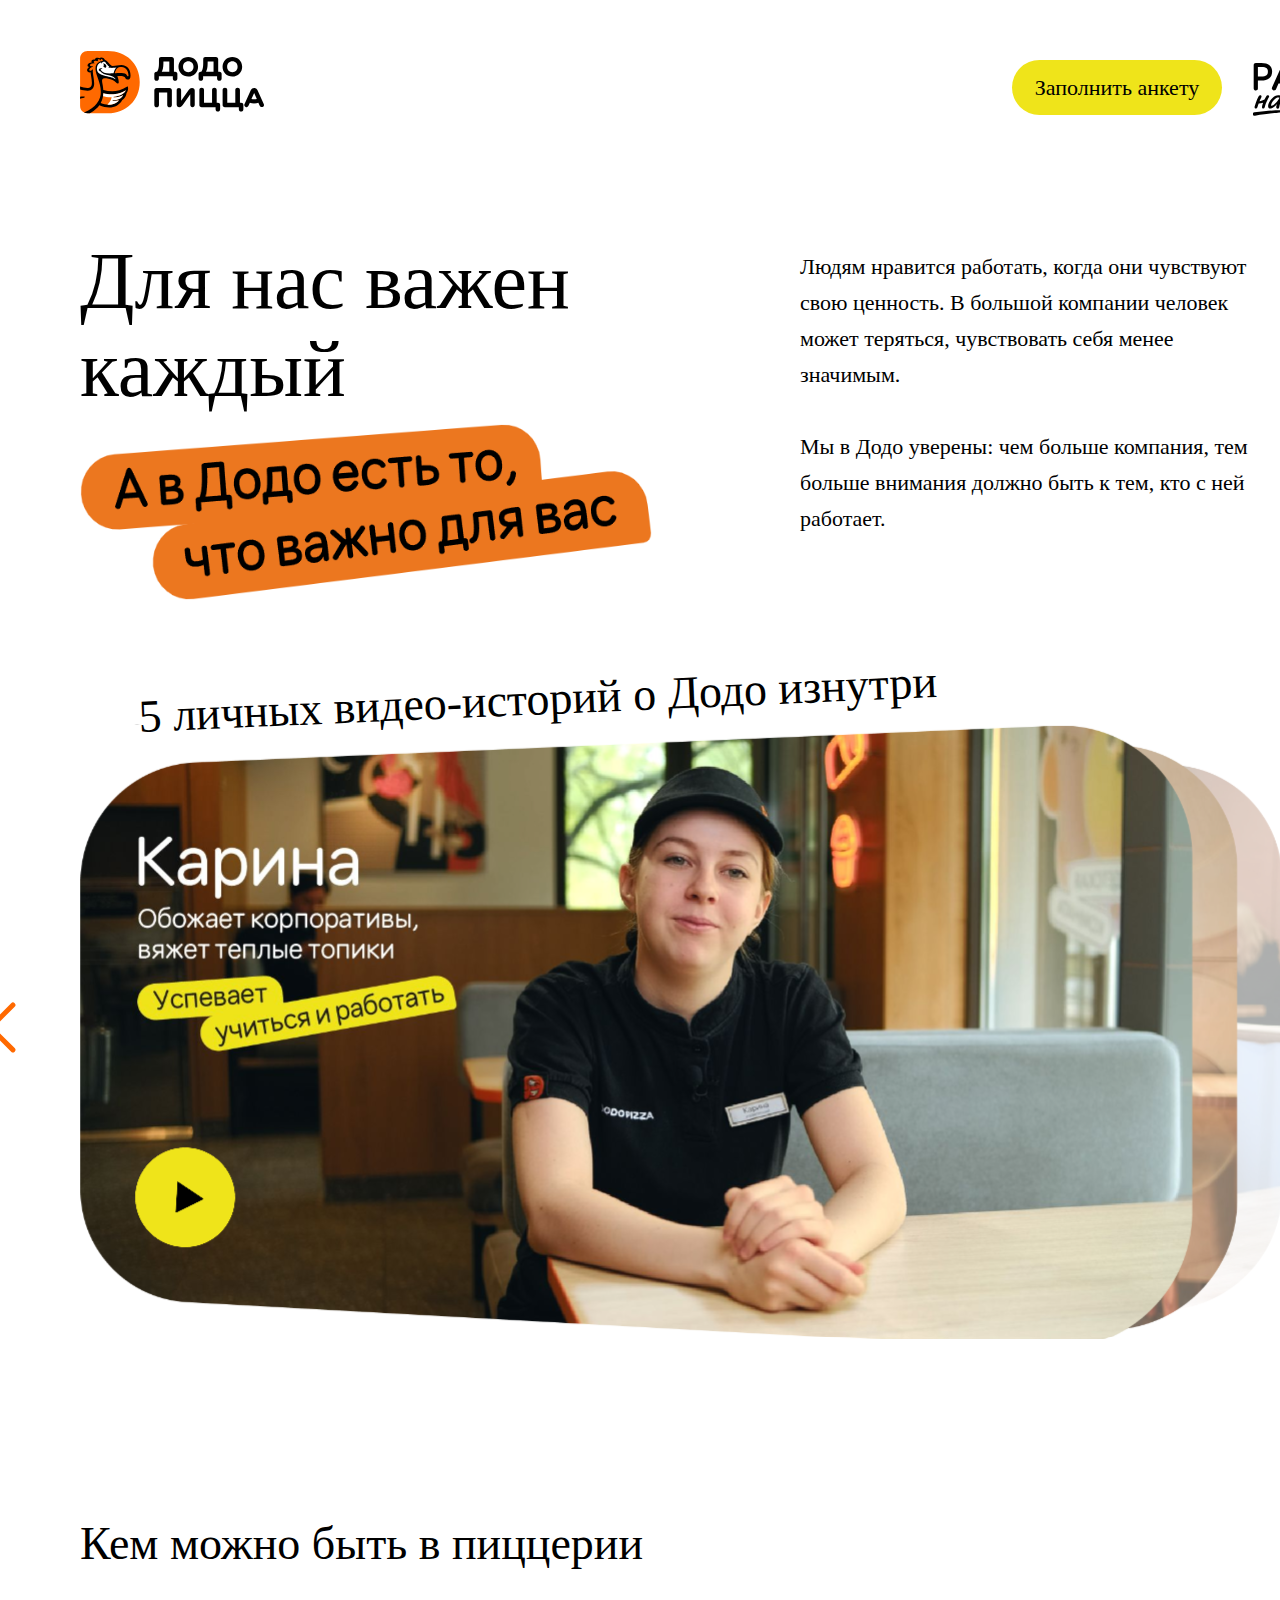
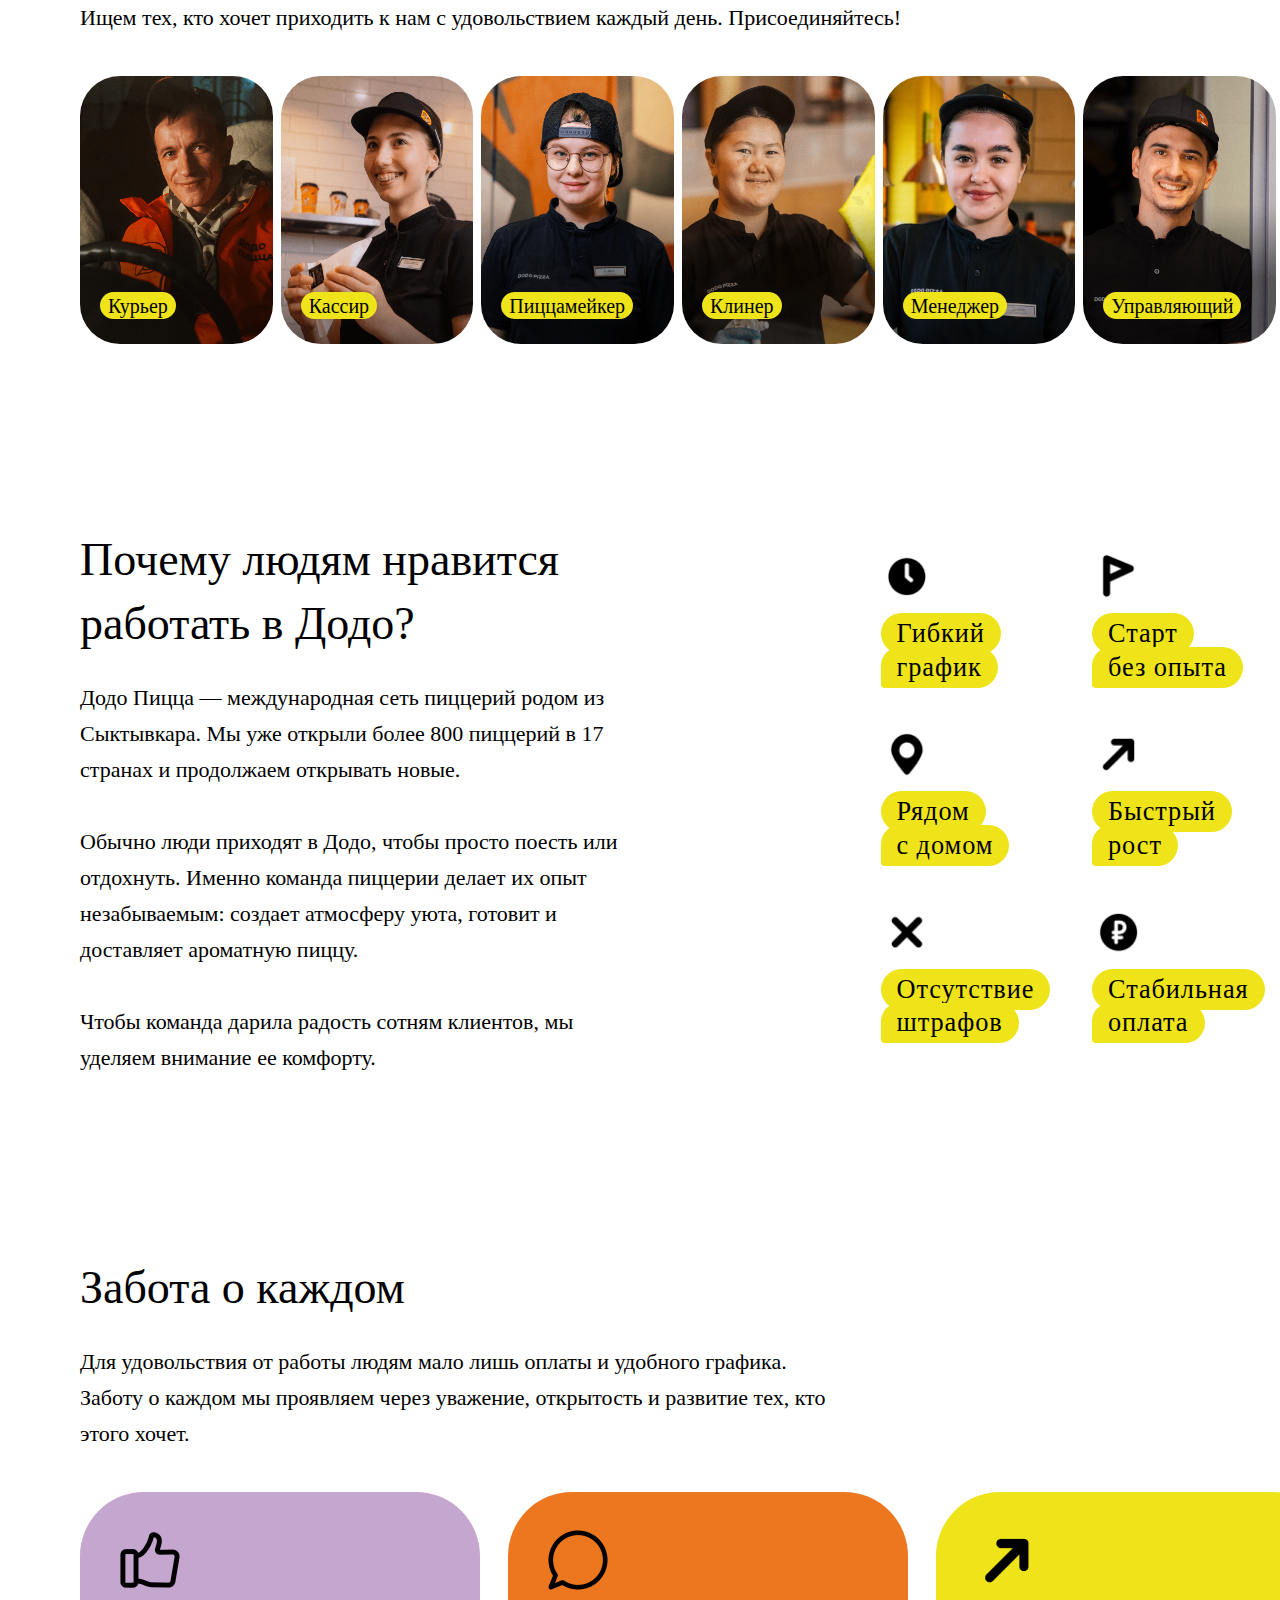
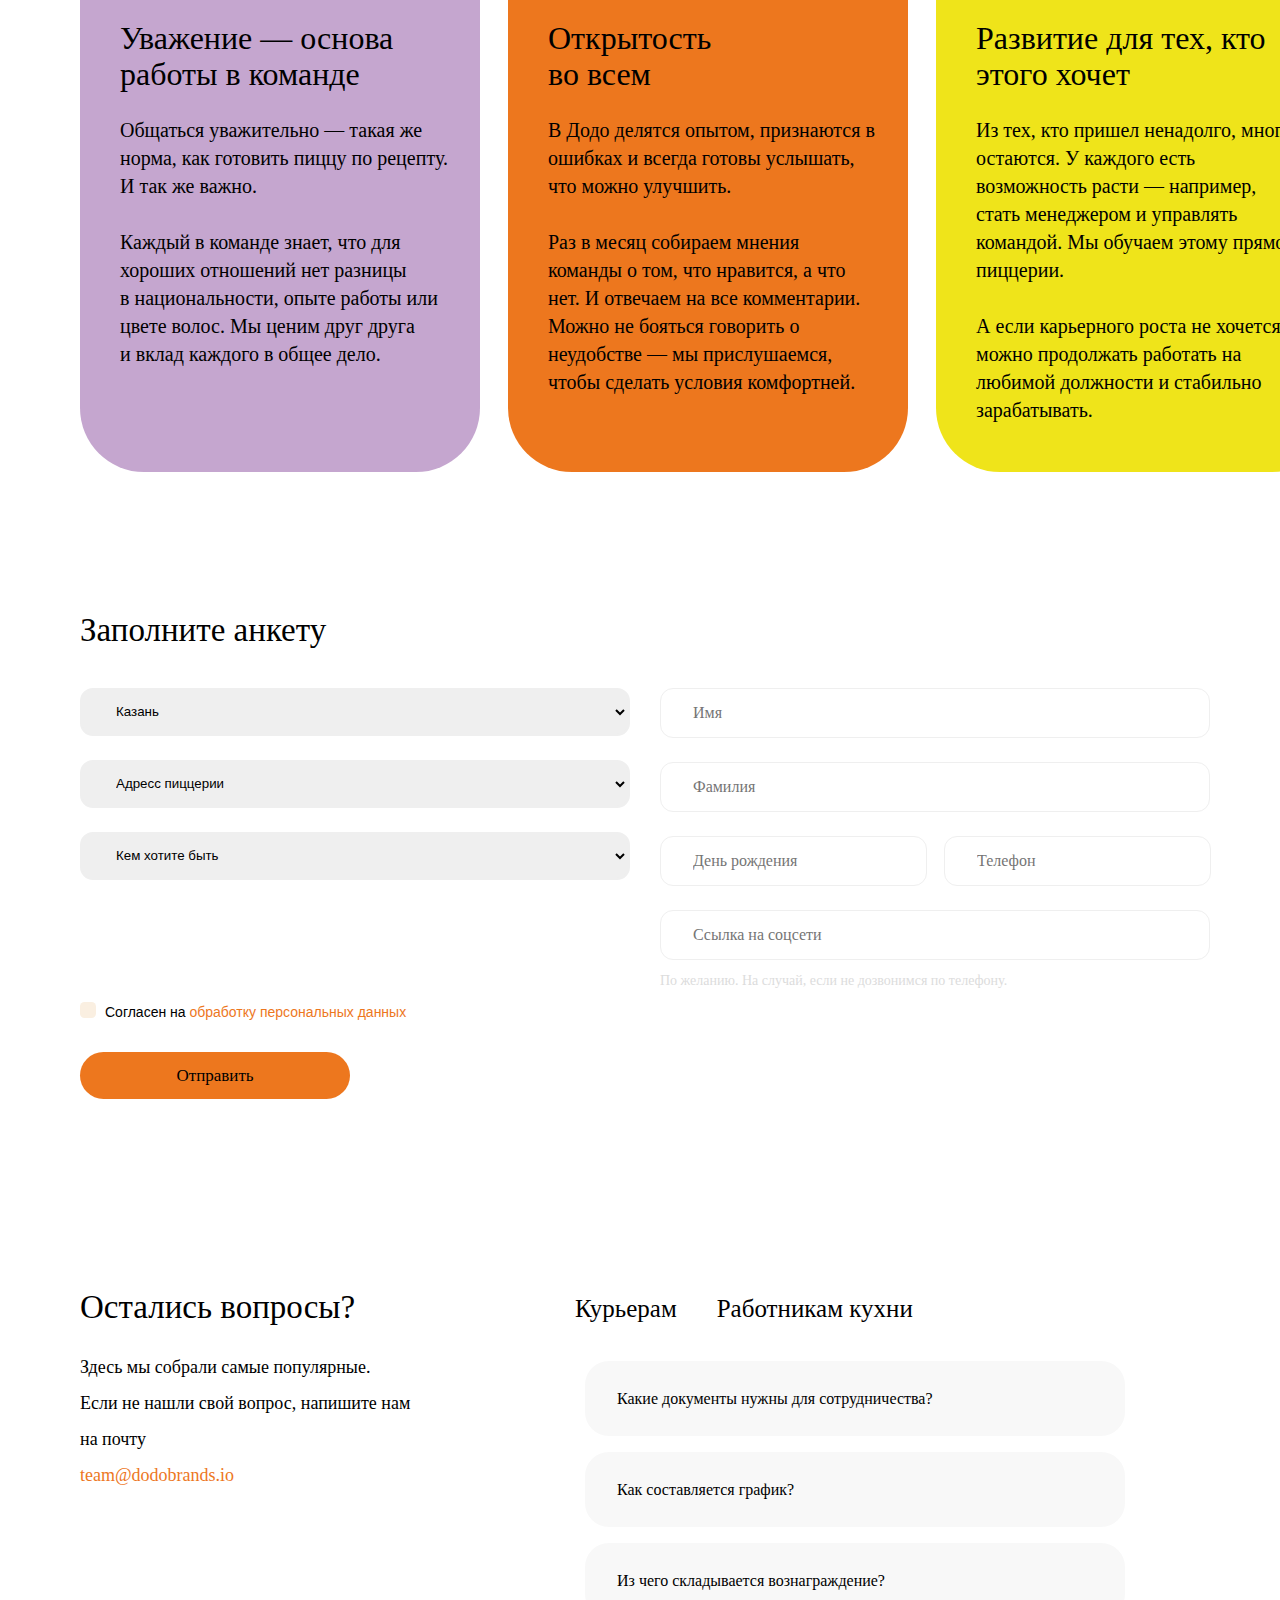
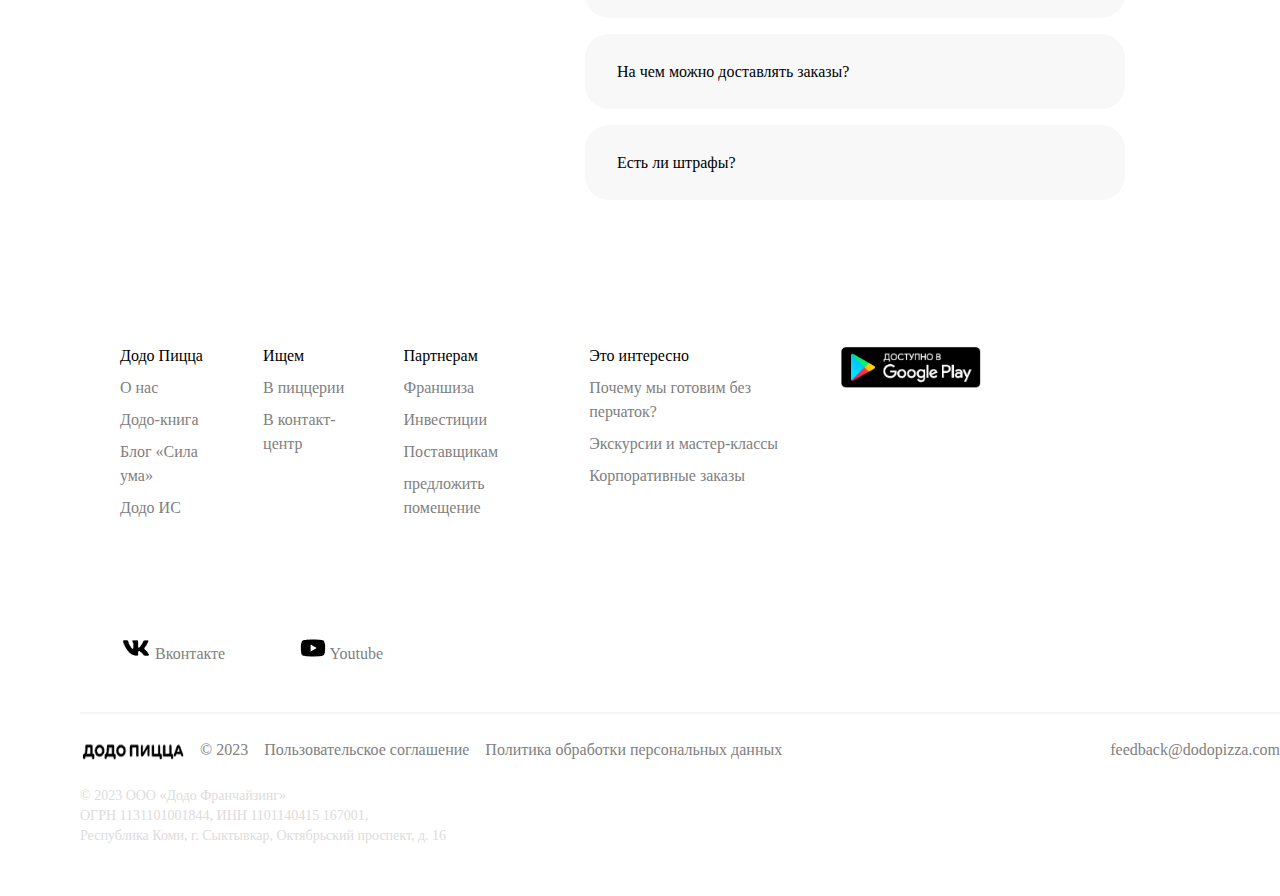
<file: Homework_6/MyHttpServer/MyHttpServer/bin/Debug/net6.0/static/index.html>
<!DOCTYPE html>
<html>

<head>
    <meta charset="utf-8">
    <title>Работа в Додо Пицце</title>

    <meta data-n-head="ssr" name="viewport" content="width=device-width, initial-scale=1">
    <link href="https://db.onlinewebfonts.com/c/042f08aaf8a34dc8799a18600c3b08fb?family=Dodo+Rounded+Bold"
        rel="stylesheet">
    <link rel="stylesheet" href="./styles/styles.css">
</head>


<body>
    <header>
        <div class="container header-container">

            <div class="header-logo">
                <svg width="184" height="64" viewBox="0 0 184 64" fill="none" xmlns="http://www.w3.org/2000/svg"
                    data-v-1e009ed9>
                    <g clip-path="url(#clip0_335_4486)">
                        <path
                            d="M139.367 21.8302H138.191V9.3698C138.191 8.12696 137.355 7.10193 135.902 7.10193H125.289C124.051 7.10193 123.215 7.94116 123.215 9.40077V12.415C123.215 14.5899 123.184 16.2674 122.813 18.0697C122.442 19.841 121.978 20.928 121.297 21.8292H120.771C119.285 21.8292 118.574 22.7613 118.574 24.0981V28.3861C118.574 29.8467 119.564 30.6849 120.833 30.6849C122.133 30.6849 123.123 29.8457 123.123 28.3861V26.335H137.078V28.3861C137.078 29.8467 138.068 30.6849 139.336 30.6849C140.636 30.6849 141.625 29.8457 141.625 28.3861V24.0981C141.627 22.7623 140.914 21.8302 139.367 21.8302ZM133.55 21.8302H126.031C126.495 20.8361 126.866 19.935 127.176 18.5683C127.485 17.1386 127.61 15.7089 127.64 13.8446L127.671 11.6077H133.55V21.8302Z"
                            fill="currentColor"></path>
                        <path
                            d="M152.364 6.94606C146.826 6.94606 142.556 11.1412 142.556 16.7339C142.556 22.3886 146.826 26.5218 152.364 26.5218C157.903 26.5218 162.173 22.2338 162.173 16.672C162.173 11.0792 157.903 6.94606 152.364 6.94606ZM152.364 22.1409C149.332 22.1409 147.135 19.841 147.135 16.703C147.135 13.6268 149.333 11.327 152.364 11.327C155.428 11.327 157.593 13.6258 157.593 16.703C157.593 19.841 155.52 22.1409 152.364 22.1409Z"
                            fill="currentColor"></path>
                        <path
                            d="M108.27 6.94606C102.732 6.94606 98.4615 11.1412 98.4615 16.7339C98.4615 22.3886 102.732 26.5218 108.27 26.5218C113.809 26.5218 118.079 22.2338 118.079 16.672C118.079 11.0792 113.809 6.94606 108.27 6.94606ZM108.27 22.1409C105.238 22.1409 103.041 19.841 103.041 16.703C103.041 13.6268 105.238 11.327 108.27 11.327C111.333 11.327 113.499 13.6258 113.499 16.703C113.499 19.841 111.426 22.1409 108.27 22.1409Z"
                            fill="currentColor"></path>
                        <path
                            d="M95.1187 21.8302H93.9427V9.3698C93.9427 8.12696 93.107 7.10193 91.6535 7.10193H81.0401C79.8025 7.10193 78.9668 7.94116 78.9668 9.40077V12.415C78.9668 14.5899 78.9359 16.2674 78.5648 18.0697C78.1937 19.841 77.7291 20.928 77.0486 21.8292H76.5234C75.038 21.8292 74.3267 22.7613 74.3267 24.0981V28.3861C74.3267 29.8467 75.3166 30.6849 76.5861 30.6849C77.8854 30.6849 78.8753 29.8457 78.8753 28.3861V26.335H92.8305V28.3861C92.8305 29.8467 93.8204 30.6849 95.0889 30.6849C96.3882 30.6849 97.3781 29.8457 97.3781 28.3861V24.0981C97.377 22.7623 96.6657 21.8302 95.1187 21.8302ZM89.3016 21.8302H81.7823C82.2469 20.8361 82.618 19.935 82.9274 18.5683C83.2368 17.1386 83.3612 15.7089 83.392 13.8446L83.4228 11.6077H89.3016V21.8302Z"
                            fill="currentColor"></path>
                        <path
                            d="M183.74 53.888L177.427 40.0919C176.715 38.5693 175.725 37.9169 174.302 37.9169H174.055C172.569 37.9169 171.58 38.5693 170.868 40.0919L164.556 53.888C163.937 55.2547 164.37 56.4666 165.607 56.9332C166.72 57.3688 167.835 57.12 168.454 55.8152L169.877 52.801C171.146 53.2366 172.724 53.4534 174.209 53.4534C175.787 53.4534 177.18 53.2356 178.355 52.801L179.717 55.7843C180.305 57.089 181.511 57.3378 182.594 56.9332C183.832 56.4666 184.327 55.1928 183.74 53.888ZM174.209 49.3203C173.25 49.3203 172.228 49.1964 171.455 48.9786L174.147 42.9512L176.839 48.9786C176.096 49.1964 175.168 49.3203 174.209 49.3203Z"
                            fill="currentColor"></path>
                        <path
                            d="M161.12 52.6452H159.944V40.0299C159.944 38.5693 158.893 37.7301 157.592 37.7301C156.324 37.7301 155.302 38.5693 155.302 40.0299V52.6452H147.258V40.0299C147.258 38.5693 146.268 37.7301 144.937 37.7301C143.637 37.7301 142.616 38.5693 142.616 40.0299V54.8831C142.616 56.1259 143.452 57.151 144.906 57.151H158.83V59.2021C158.83 60.6627 159.82 61.5009 161.088 61.5009C162.388 61.5009 163.378 60.6617 163.378 59.2021V54.945C163.379 53.4214 162.481 52.6452 161.12 52.6452Z"
                            fill="currentColor"></path>
                        <path
                            d="M137.882 52.6452H136.706V40.0299C136.706 38.5693 135.654 37.7301 134.354 37.7301C133.085 37.7301 132.064 38.5693 132.064 40.0299V52.6452H124.019V40.0299C124.019 38.5693 123.029 37.7301 121.698 37.7301C120.399 37.7301 119.378 38.5693 119.378 40.0299V54.8831C119.378 56.1259 120.214 57.151 121.667 57.151H135.592V59.2021C135.592 60.6627 136.581 61.5009 137.85 61.5009C139.149 61.5009 140.139 60.6617 140.139 59.2021V54.945C140.14 53.4214 139.244 52.6452 137.882 52.6452Z"
                            fill="currentColor"></path>
                        <path
                            d="M112.075 37.9169H111.89C110.529 37.9169 109.631 38.6003 108.672 39.968L101.122 50.719V40.2157C101.122 38.7551 100.194 37.9169 98.9251 37.9169C97.6258 37.9169 96.6667 38.7561 96.6667 40.2157V54.5404C96.6667 56.0939 97.6566 57.151 99.2345 57.151H99.4514C100.906 57.151 101.834 56.4057 102.732 55.0999L110.282 44.3489V54.8511C110.282 56.3117 111.21 57.151 112.509 57.151C113.778 57.151 114.737 56.3117 114.737 54.8511V40.5264C114.737 38.911 113.778 37.9169 112.075 37.9169Z"
                            fill="currentColor"></path>
                        <path
                            d="M89.5483 37.9169H76.6149C75.1295 37.9169 74.3257 38.9419 74.3257 40.1858V55.039C74.3257 56.4996 75.3773 57.3378 76.6776 57.3378C77.9461 57.3378 78.9668 56.4986 78.9668 55.039V42.4227H87.2283V55.0379C87.2283 56.4986 88.249 57.3368 89.5494 57.3368C90.8178 57.3368 91.8704 56.4666 91.8704 55.0059V40.1848C91.8694 38.9419 91.0347 37.9169 89.5483 37.9169Z"
                            fill="currentColor">

                        </path>
                        <path
                            d="M27.8169 0.995098C45.8715 0.995098 59.7373 13.4668 59.7373 31.9763C59.7373 50.5848 45.8715 63.2588 27.8169 63.2588H7.56863C3.47848 63.2588 0.0863037 60.543 0.0863037 55.8163V8.7391C0.0863037 4.01135 3.47848 0.994064 7.56863 0.994064H27.8169V0.995098Z"
                            fill="#FF6900">
                        </path>
                        <path
                            d="M14.1742 33.6186C14.1742 27.8844 12.3465 22.6705 12.9468 19.4044L12.8009 19.2155C10.7214 21.3946 9.3686 20.8186 9.2216 20.1166C8.92556 18.7117 11.3597 16.992 12.7505 16.3943C12.7772 16.3025 12.8132 16.2064 12.8512 16.1094C11.5499 16.3107 10.0213 16.1455 9.96788 15.2103C9.90518 14.1017 12.1214 13.1117 15.0181 13.3574C15.0726 13.311 15.1291 13.2645 15.1857 13.2181C15.0037 13.1448 14.8084 13.0539 14.5648 12.928C13.8165 12.5409 13.6345 11.8978 13.8792 11.4302C14.1475 10.9161 14.9667 10.7159 15.6308 10.7303C16.6731 10.752 17.5602 11.0059 18.2088 11.2702C18.2818 11.2392 18.3558 11.2083 18.4257 11.1814C18.1852 10.9925 17.9755 10.7871 17.8532 10.5765C17.6743 10.2679 17.6301 9.84361 17.9765 9.56903C18.3815 9.248 19.4094 9.13445 20.3387 9.98193C20.5309 10.1564 20.6933 10.3267 20.8403 10.4898C20.9441 10.4702 21.048 10.4495 21.1528 10.433C20.9997 10.1956 20.8773 9.94787 20.8383 9.71768C20.7838 9.40284 20.8866 9.06426 21.2546 8.94452C21.6565 8.81342 22.1653 9.0209 22.4295 9.41419C22.7122 9.83535 22.8859 10.3535 22.9949 10.7221C20.9462 10.9615 15.5126 12.2075 15.5126 18.8026C15.5126 25.2335 20.8331 31.9897 20.8331 41.9582C20.8249 45.5804 20.0293 49.2139 16.7594 53.4462C14.2348 56.7143 10.2238 59.8679 3.96989 62.4568C5.04203 62.9822 6.26938 63.2588 7.56869 63.2588H9.81677C14.9904 60.3809 17.5581 57.7425 19.3375 55.2671C22.8068 56.8196 26.1445 57.4865 29.1522 57.4865C34.7914 57.4865 39.598 54.8779 42.1041 50.2256C44.6832 48.671 46.3937 45.4751 46.5016 43.1917C48.1083 41.1623 48.4054 38.6003 47.912 36.8712C47.7938 36.4594 47.4607 36.447 46.883 36.8C41.8019 39.8596 36.8812 41.3161 32.1856 41.3161C29.3383 41.3161 26.4179 40.8619 23.3104 39.9587C23.0884 36.6142 22.4048 33.8095 22.1499 32.1094C21.7871 29.8643 22.3031 28.2034 24.7568 28.2034C26.5567 28.2034 29.8872 28.6627 32.5485 29.8777C35.1841 31.0813 36.7527 33.4503 37.8485 33.4503C38.2936 33.4503 38.7613 33.1726 38.7613 32.2271C38.7613 30.3112 38.0808 27.2268 37.2348 26.1275C39.7008 25.9861 41.6601 26.0119 42.762 26.1368C45.0584 26.5373 45.1664 27.6945 45.6187 28.449C46.0709 29.2036 46.8378 29.5319 47.7598 29.5319C49.4672 29.5319 50.5322 28.6472 50.5322 25.4545C50.5322 18.4413 46.1234 15.0421 41.4997 15.0421C37.7036 15.0421 36.2377 15.8803 32.6328 15.8803C30.0753 15.8803 27.9567 10.655 25.0507 9.96851C23.7669 7.10193 20.8886 6.77884 19.1155 8.21884C17.5057 7.2351 14.9883 7.76568 14.8845 9.58142C13.0321 9.00542 10.6401 10.0088 11.6712 12.4532C7.14209 12.5822 6.29713 16.6039 9.37065 17.0529C5.41414 19.3012 7.22227 23.1845 10.5425 22.3587C10.7769 25.1169 11.8901 29.5701 11.8901 32.6452C11.8901 36.9218 9.95863 37.9148 7.31787 37.9148C5.23117 37.9148 2.16793 37.1541 0.0925293 36.5595V39.5417C2.1926 40.0661 5.34218 40.7391 7.7054 40.7391C11.8654 40.7401 14.1742 38.2885 14.1742 33.6186ZM23.3505 43.3063C26.201 44.1012 30.1411 44.5254 33.4099 44.2952C39.155 43.8906 43.4682 41.7425 45.8962 40.1786C44.4376 43.8782 38.9669 46.176 33.6628 46.8263C33.6288 47.0957 33.5888 47.359 33.5404 47.6129C37.5196 47.4003 41.2983 46.1017 43.0108 44.9156C42.0312 48.5543 37.1639 50.017 32.7458 50.2276C32.6215 50.5135 32.4899 50.783 32.3542 51.039C34.9271 51.0854 37.3911 50.6065 38.859 50.1419C37.5381 52.6741 32.9792 54.6746 28.336 54.6746C26.054 54.6746 23.2066 54.2276 20.7355 53.0467C22.521 49.7662 23.2087 46.4041 23.3505 43.3063ZM34.8428 22.7933C35.4688 20.9197 36.0126 19.5066 37.0282 18.4289C38.0983 17.2934 39.2866 16.9383 41.8955 16.9383C45.4984 16.9383 48.5082 20.5956 48.5082 25.7074C48.5082 26.4671 47.4926 26.4619 47.1667 25.7672C45.9414 23.5943 44.2813 23.2815 41.6663 23.0885C39.7368 22.975 37.4096 23.1391 35.29 23.2299C34.8942 23.2506 34.7832 22.9729 34.8428 22.7933Z"
                            fill="#000">
                        </path>
                        <path
                            d="M0.0863037 48.6369C2.26347 48.2023 4.40568 47.7997 4.40568 47.7997L4.67911 46.6209C3.6964 46.5714 1.74744 46.5941 0.0863037 46.6395V48.6369Z"
                            fill="#000">
                        </path>
                        <path
                            d="M23.551 13.439C24.3116 13.1819 25.4043 13.9355 25.9892 15.1164C26.5741 16.2973 26.4302 17.4679 25.6695 17.7197C24.915 17.9881 23.8275 17.2346 23.2395 16.0475C23.1603 15.8875 23.0976 15.7285 23.0452 15.5716L23.1778 15.5345C23.4214 15.7667 23.7123 15.8307 23.9066 15.7058C24.1739 15.5293 24.1461 15.0607 23.92 14.656C23.7586 14.3247 23.3855 13.9778 23.0771 14.0036L23.0236 13.9334C23.1388 13.697 23.3135 13.5216 23.551 13.439ZM28.8828 25.3223C25.4763 24.5708 21.748 23.5778 19.7599 20.6431C19.7229 20.5884 19.6551 20.5636 19.5914 20.5822C19.5287 20.5997 19.4834 20.6576 19.4803 20.7236C19.4732 20.8836 19.4947 21.0591 19.5307 21.2336L19.2614 21.3357C18.7372 20.5946 18.6302 19.6945 19.1504 19.0472C19.8987 18.1161 21.417 18.2111 22.3236 18.7861L22.2085 19.0369C21.7223 18.9554 21.2587 18.9554 20.8968 19.1763C20.5895 19.3641 20.5473 19.6428 20.7365 19.9959C22.3873 23.0772 27.1878 23.7461 32.8918 23.3001C33.4808 23.2537 33.6165 22.9874 33.6925 22.7025C34.188 20.7185 35.0864 18.9492 36.4238 17.601C35.3835 17.7476 34.4162 17.7806 33.5723 17.8271C30.6262 18.0139 28.9414 17.6258 28.4151 17.2036L28.5107 16.9466C28.8243 17.055 29.1501 17.0797 29.2169 16.9868C29.3084 16.8619 29.2385 16.7835 29.0946 16.6565C28.5354 16.1301 26.0221 13.5432 26.0273 13.5577C25.7559 11.3703 22.5837 11.2908 21.3193 13.4431L20.8896 13.3275C21.015 12.8557 21.2032 12.4707 21.3779 12.191C18.7289 12.7917 17.222 15.1794 16.9485 17.4854C15.7746 27.3982 30.7455 25.1076 35.0248 29.0777C35.106 29.1417 35.3095 29.4328 35.4555 29.249C35.622 28.7092 33.7367 26.401 28.8828 25.3223Z"
                            fill="#fff">
                        </path>
                        <path
                            d="M45.892 40.1724C43.4651 41.7352 39.1478 43.8865 33.4057 44.2911C30.139 44.5213 26.1938 44.095 23.3454 43.3001C23.3012 44.2539 23.2056 45.2387 23.0421 46.2328C24.6477 46.6467 27.5064 47.1938 31.6305 47.3115C31.4465 48.4253 30.3209 52.2044 27.4386 54.6478C32.6923 54.8687 37.4527 52.8176 38.8528 50.1357C37.3849 50.6003 34.9199 51.0792 32.348 51.0328C32.4837 50.7778 32.6153 50.5074 32.7396 50.2214C37.1556 50.0119 42.025 48.5461 43.0046 44.9094C41.292 46.0945 37.5103 47.3941 33.5342 47.6067C33.5825 47.3528 33.6226 47.0906 33.6566 46.8201C38.9597 46.1708 44.4344 43.8689 45.892 40.1724Z"
                            fill="#fff">
                        </path>
                    </g>
                </svg>
            </div>

            <div class="header-right">

                <div class="header-right-button">
                    <button class="header-button">Заполнить анкету</button>
                </div>

                <div class="header-right-work">
                    <svg id="team" version="1.1" xmlns="http://www.w3.org/2000/svg"
                        xmlns:xlink="http://www.w3.org/1999/xlink" x="0px" y="0px" viewBox="0 0 143 64"
                        enable-background="new 0 0 143 64" xml:space="preserve" data-v-098dde30="" data-v-1e009ed9="">
                        <g id="logo2" clip-path="url(#clip0_1026_674)" data-v-098dde30="">
                            <mask id="mask0_1026_674" maskUnits="userSpaceOnUse" x="0" y="0" width="143" height="64"
                                style="mask-type: alpha;" data-v-098dde30="">
                                <path id="vector" fill-rule="evenodd" clip-rule="evenodd"
                                    d="M19.5909 27.254C19.8769 27.7286 20.263 28.0738 20.7492 28.2751C21.2211 28.4764 21.7359 28.5052 22.2936 28.3326C22.8227 28.16 23.2517 27.7717 23.5377 27.1677L26.0116 21.5875H38.1523L40.5976 27.1102C40.9122 27.7286 41.2983 28.1313 41.8417 28.3039C42.3708 28.4764 42.8856 28.4764 43.3575 28.2751C43.8294 28.0738 44.2298 27.743 44.5158 27.254C44.8018 26.7794 44.8304 26.2329 44.573 25.6144L34.0339 1.81218C33.8051 1.28005 33.5334 0.848585 33.1616 0.589708C32.7898 0.330832 32.4323 0.187012 32.0605 0.187012C31.6887 0.187012 31.3312 0.330832 30.988 0.589708C30.6448 0.848585 30.3731 1.2369 30.1443 1.78342L19.5051 25.5713C19.2906 26.2329 19.3049 26.7938 19.5909 27.254ZM27.7848 17.5893L32.0891 7.91016L36.3648 17.5893H27.7848ZM1.85877 27.9299C2.31637 28.2751 2.78827 28.4333 3.28877 28.4333C3.78927 28.4333 4.30407 28.2607 4.71877 27.9299C5.14777 27.5847 5.39087 27.0814 5.39087 26.4054V18.6104H8.62267C10.3673 18.6104 11.9403 18.409 13.2988 18.0207C14.6573 17.618 15.8013 17.0283 16.7594 16.2661C17.6889 15.5038 18.4182 14.5403 18.9044 13.4041C19.3763 12.2679 19.6337 10.9735 19.6337 9.4634C19.6337 8.12587 19.4049 6.97531 18.9616 5.92542C18.504 4.87553 17.8319 3.99823 16.931 3.26475C16.0301 2.53126 14.9004 1.95598 13.5276 1.56767C12.1834 1.16497 10.5818 0.963623 8.75137 0.963623H3.28877C2.73107 0.963623 2.21627 1.16497 1.80157 1.55329C1.37257 1.95598 1.18667 2.43059 1.18667 2.96272V26.4054C1.17237 27.0814 1.40117 27.5847 1.85877 27.9299ZM8.75137 4.99059C10.1528 4.99059 11.3111 5.10564 12.1548 5.36452C13.0271 5.59463 13.6992 5.92542 14.1854 6.32812C14.6573 6.75958 15.0005 7.20542 15.1435 7.73755C15.3151 8.26969 15.4009 8.84497 15.4009 9.4634C15.4009 10.2832 15.2865 11.0167 15.0863 11.6495C14.8861 12.2679 14.5286 12.8144 13.9852 13.2603C13.4847 13.6917 12.7697 14.0225 11.8974 14.2526C11.0251 14.4827 9.92397 14.5978 8.63697 14.5978H5.40517V4.99059H8.75137ZM56.485 28.1311H51.2655C50.7078 28.1311 50.2073 27.9298 49.7926 27.5702C49.3779 27.1819 49.1777 26.6929 49.1777 26.1608V3.04891C49.1777 2.51677 49.3636 2.04216 49.7926 1.63947C50.2073 1.25115 50.7221 1.0498 51.2798 1.0498H63.2775C64.0068 1.0498 64.5359 1.23677 64.8791 1.66823C65.208 2.08531 65.3796 2.54553 65.3796 3.04891C65.3796 3.55228 65.2223 3.99812 64.8791 4.42958C64.5216 4.84666 64.0068 5.04801 63.2775 5.04801H53.3962V11.3329H56.6566C58.1009 11.3329 59.4451 11.4768 60.7464 11.7644C62.0334 12.052 63.1631 12.5123 64.1212 13.1307C65.065 13.7491 65.8658 14.5689 66.4235 15.6188C66.9812 16.6687 67.2672 17.9487 67.2672 19.5019C67.2672 20.7388 67.0527 21.9325 66.6237 22.9824C66.1947 24.0323 65.5512 24.9671 64.6789 25.7293C63.8352 26.4916 62.7055 27.0813 61.3327 27.5127C59.9456 27.9298 58.344 28.1311 56.485 28.1311ZM59.7311 15.6476C58.8874 15.475 57.8721 15.3887 56.6566 15.3887H53.3962V24.061H56.4993C57.8721 24.061 59.0018 23.946 59.8455 23.6871C60.6892 23.4282 61.3327 23.1262 61.7903 22.6947C62.2765 22.3064 62.5768 21.8174 62.7484 21.2565C62.92 20.6956 63.0058 20.0916 63.0058 19.4732C63.0058 18.7972 62.8914 18.1932 62.6912 17.6898C62.491 17.172 62.1478 16.755 61.6759 16.4098C61.2183 16.079 60.5462 15.8201 59.7311 15.6476ZM74.7889 24.4207C75.9758 25.672 77.4058 26.6643 79.0646 27.369C80.752 28.1025 82.6396 28.4477 84.7274 28.4477C86.8438 28.4477 88.7314 28.0738 90.3902 27.369C92.049 26.6356 93.4933 25.672 94.6659 24.4207C95.8528 23.1695 96.7537 21.7025 97.3686 20.0054C97.9835 18.3084 98.3267 16.4675 98.3267 14.5403C98.3267 12.6131 98.0121 10.8009 97.3686 9.10387C96.7537 7.40679 95.8242 5.92544 94.6659 4.68859C93.479 3.43735 92.0776 2.44499 90.3902 1.74027C88.7314 1.00679 86.8152 0.661621 84.7274 0.661621C82.611 0.661621 80.7234 1.03555 79.0646 1.74027C77.4058 2.47376 75.9615 3.43735 74.7889 4.68859C73.602 5.93982 72.7011 7.40679 72.0862 9.10387C71.4713 10.8009 71.1567 12.6418 71.1567 14.569C71.1567 16.4962 71.4713 18.3084 72.0862 20.0054C72.7011 21.7025 73.602 23.1695 74.7889 24.4207ZM76.0473 10.427C76.5049 9.20454 77.1198 8.18342 77.9349 7.30612C78.75 6.45758 79.7367 5.81039 80.895 5.35016C82.0533 4.88994 83.3403 4.67421 84.7274 4.67421C86.1288 4.67421 87.4301 4.90432 88.5884 5.35016C89.7467 5.81039 90.7334 6.45758 91.5199 7.30612C92.335 8.15466 92.9499 9.20454 93.4075 10.427C93.8651 11.6495 94.0796 13.0014 94.0796 14.5403C94.0796 16.0935 93.8508 17.4598 93.4075 18.6679C92.9499 19.8904 92.335 20.9115 91.5199 21.7888C90.7048 22.6374 89.7181 23.2845 88.5598 23.7448C87.4015 24.205 86.1431 24.4207 84.6988 24.4207C83.326 24.4207 82.0247 24.1906 80.8664 23.7448C79.7081 23.2845 78.7214 22.6374 77.9063 21.7888C77.0912 20.9403 76.4763 19.8904 76.0187 18.6679C75.5611 17.4454 75.3466 16.0935 75.3466 14.5547C75.4038 13.0014 75.6326 11.6207 76.0473 10.427ZM107.422 5.0194H101.373C100.658 5.0194 100.129 4.81805 99.7713 4.40097C99.4138 4.01266 99.2422 3.52367 99.2422 3.0203C99.2422 2.48816 99.3995 2.04232 99.7713 1.61086C100.1 1.19378 100.644 0.992432 101.373 0.992432H117.818C118.547 0.992432 119.076 1.1794 119.419 1.61086C119.748 2.02794 119.92 2.51693 119.92 3.0203C119.92 3.52367 119.763 3.96951 119.419 4.40097C119.062 4.81805 118.547 5.0194 117.818 5.0194H111.683V26.4055C111.683 27.0814 111.469 27.5848 111.011 27.93C110.568 28.2607 110.082 28.4333 109.552 28.4333C109.023 28.4333 108.551 28.2751 108.094 27.93C107.651 27.5992 107.422 27.0814 107.422 26.4055V5.0194ZM117.189 27.254C117.475 27.7286 117.861 28.0738 118.347 28.2751C118.819 28.4764 119.334 28.5052 119.891 28.3326C120.42 28.16 120.849 27.7717 121.135 27.1677L123.609 21.5875H135.75L138.195 27.1102C138.51 27.7286 138.896 28.1313 139.439 28.3039C139.969 28.4764 140.483 28.4764 140.955 28.2751C141.427 28.0738 141.828 27.743 142.114 27.254C142.4 26.7794 142.428 26.2329 142.171 25.6144L131.646 1.81218C131.417 1.28005 131.145 0.848585 130.774 0.589708C130.402 0.330832 130.044 0.187012 129.673 0.187012C129.301 0.187012 128.943 0.330832 128.6 0.589708C128.257 0.848585 127.985 1.2369 127.756 1.78342L117.117 25.5713C116.888 26.2329 116.917 26.7938 117.189 27.254ZM125.383 17.5893L129.701 7.91016L133.977 17.5893H125.383ZM1.95917 50.3659C13.0274 48.8414 22.8658 48.3236 26.927 48.2805C29.7441 48.1942 29.2865 50.4378 27.5276 50.6248C26.964 50.6798 26.2455 50.7403 25.3809 50.8132C21.0459 51.1787 13.0394 51.8536 2.48827 53.6881C-0.414633 54.2203 -1.01523 50.7686 1.95917 50.3659ZM5.46799 43.6141C5.68565 42.9736 5.92819 42.2598 6.19208 41.5066C7.72218 41.4922 9.30948 41.147 10.6251 40.7156C10.0245 42.2257 9.53828 43.7646 9.48108 45.0014C9.40958 47.2738 11.8978 46.8567 12.1981 45.3466C12.4555 44.1673 13.0275 42.125 13.9999 39.9246C14.9723 37.8104 16.0019 35.8401 16.5167 34.9196C17.3032 33.5246 14.7435 32.4603 13.9141 33.8985C13.5137 34.5888 12.7701 35.9551 12.0122 37.5372C10.7109 38.2706 8.62308 39.0473 6.99288 39.2774C7.50768 37.9686 8.07968 36.6167 8.75178 35.3799C9.92438 33.1794 7.13588 32.3165 6.03478 34.4019C5.06238 36.2572 4.23298 38.2706 3.54658 40.1547C2.90308 41.8518 2.45978 43.4482 2.15948 44.5412C1.54458 46.8423 4.21868 47.3313 4.89078 45.2891C5.05562 44.8278 5.24928 44.2578 5.46799 43.6141ZM24.4672 42.0675C22.1363 44.9151 19.7768 46.6122 17.9607 46.6122C16.259 46.6122 15.5869 45.476 15.5869 43.9084C15.5869 41.6648 17.3887 38.3426 19.7625 36.1421C21.8932 34.1718 24.8962 32.4603 28.0422 33.7547C28.9002 32.5322 31.1882 33.5246 30.416 34.8909C29.3578 36.7462 27.0984 42.1538 26.7981 44.9583C26.4978 47.4895 23.3804 47.3026 23.7522 44.6131C23.8523 44.0091 24.1097 43.103 24.4672 42.0675ZM27.0269 35.7826C25.5254 35.2217 23.8666 35.5237 21.693 37.6378C19.6195 39.6801 18.6042 41.9093 18.6042 43.1318C18.6042 43.4769 18.6328 43.8509 19.1619 43.8509C20.6348 43.8509 24.4529 40.543 26.7695 36.3291C26.8553 36.1421 26.9411 35.9551 27.0269 35.7826ZM47.1472 33.3231C44.4159 33.3231 41.4129 35.9694 38.51 40.3415C39.2822 38.4863 39.9543 36.9042 40.4834 35.7105C41.3843 33.6251 38.4814 32.2588 37.5519 34.3442C35.7445 38.4365 32.7027 47.3375 30.5453 53.6504C29.8031 55.812 29.1086 57.9983 28.2855 60.1312C27.4561 62.2454 30.6164 63.4678 31.4172 61.3393C31.8635 60.217 32.8581 57.3109 34.0654 53.7832C34.2505 53.2423 34.4407 52.6864 34.6347 52.1204C38.5529 53.8031 42.514 51.2863 45.1166 48.4962C48.091 45.3177 50.4648 40.7011 50.4219 37.4364C50.379 35.3222 49.5925 33.3231 47.1472 33.3231ZM42.6713 46.1519C40.2546 48.7263 37.5519 50.1213 35.6643 49.3015C35.6617 49.3015 35.6591 49.3011 35.6564 49.3003L35.6509 49.2984L35.6455 49.2962C35.6357 49.2921 35.6238 49.2872 35.6071 49.2872C35.6929 49.0427 35.7787 48.7838 35.8645 48.5249C39.4395 40.9887 44.2872 36.7317 46.1176 36.7317C46.7611 36.7317 46.947 37.2206 46.947 37.911C46.9184 39.9388 45.3025 43.3186 42.6713 46.1519ZM55.2552 37.5226C57.915 34.675 61.6902 32.115 65.637 34.0278C66.7381 32.3595 69.4837 33.8265 68.5256 35.768C67.21 38.4575 63.8209 47.0579 63.4491 51.0705C63.2632 53.2997 59.8026 53.0408 60.1029 50.7685C60.2602 49.5748 60.7321 47.7339 61.347 45.6916C58.344 50.0638 55.2695 52.7101 52.9529 52.7101C50.8508 52.7101 49.9785 51.0849 49.9785 48.7694C49.9785 45.519 52.2808 40.7011 55.2552 37.5226ZM53.482 48.3235C53.482 48.8125 53.5678 49.3015 54.2399 49.3015C56.0846 49.3015 60.7607 44.8287 64.1355 37.3788C64.207 37.2206 64.2928 36.9905 64.3786 36.7604C64.3715 36.7532 64.3643 36.7496 64.3572 36.746C64.35 36.7424 64.3429 36.7388 64.3357 36.7316C62.4481 35.8975 60.3746 36.6597 57.629 39.7662C55.0264 42.6858 53.482 46.2813 53.482 48.3235ZM85.1136 36.2715C85.1136 34.3012 83.5692 33.1218 80.8951 33.1218C76.3763 33.1218 71.5143 37.2495 69.4122 43.1892C68.6543 45.3465 68.2396 47.547 68.5828 49.3304C69.0404 51.4445 70.5419 52.7821 72.9443 52.7821C77.3916 52.7821 82.4681 48.9996 82.4681 44.5699C82.4681 43.4194 82.082 42.3407 81.2955 41.6072C83.4262 40.169 85.1136 38.3281 85.1136 36.2715ZM78.7501 44.3398C78.7501 46.7704 76.076 49.4886 73.4019 49.5317C72.3866 49.5317 71.9004 48.7407 71.9004 47.7483C71.9004 47.0868 72.0577 46.1088 72.4867 44.7425C72.93 44.9007 73.5878 44.9151 74.4172 44.7281C75.361 44.5124 76.791 44.0234 78.3068 43.3043C78.5356 43.5056 78.7501 43.822 78.7501 44.3398ZM80.7092 38.4288C78.793 40.356 75.8901 41.751 73.359 42.5996C75.0035 39.3492 77.935 36.0845 80.5519 36.0845C81.2669 36.0845 81.5243 36.4297 81.5243 36.8468C81.5386 37.3358 81.2383 37.8967 80.7092 38.4288ZM99.4278 34.2723C100.443 32.23 103.446 33.7401 102.474 35.7824C101.83 37.1055 100.515 39.9388 99.3134 43.0741C98.0693 46.2093 97.2113 49.2008 97.2828 50.8691C97.3543 53.1415 94.0081 53.2997 93.8937 51.0273C93.765 48.9851 94.5229 46.2237 95.4524 43.635C93.8079 44.2678 91.7916 44.7999 89.8611 44.843C89.4846 46.1078 89.1364 47.3026 88.8257 48.3691L88.8247 48.3726C88.475 49.5724 88.1728 50.6097 87.9306 51.4012C87.2585 53.5586 84.0267 52.5374 84.6988 50.3801C84.8841 49.7719 85.0984 49.0218 85.3425 48.1671L85.3435 48.1636L85.3438 48.1626C85.7402 46.7747 86.2153 45.1116 86.7723 43.3329C87.7161 40.3846 88.8744 37.1199 90.2329 34.2866C91.2053 32.2444 94.2512 33.7545 93.2788 35.7968C92.335 37.6952 91.5056 39.8381 90.7906 41.9235C92.9071 41.5064 95.6383 40.2983 97.2113 39.1909C98.1122 37.0624 98.9416 35.2502 99.4278 34.2723ZM123.638 35.7825C124.653 33.7402 121.793 32.4171 120.621 34.2724C120.363 34.6895 120.034 35.236 119.691 35.8975C117.732 37.9542 114.143 39.7375 111.983 40.471C111.526 40.2409 110.997 40.1115 110.382 40.1115C109.667 40.1115 108.895 40.2553 108.265 40.5429C109.038 38.9465 109.896 37.3933 110.754 35.9119C111.883 33.9416 108.952 32.2445 107.822 34.1717C105.563 38.0692 102.288 45.0014 102.288 49.129C102.288 51.0993 103.189 52.7964 105.563 52.7964C109.667 52.7964 113.914 48.1798 113.914 44.0809C113.914 43.5344 113.828 43.0023 113.671 42.5277C114.815 42.1106 116.145 41.5353 117.446 40.8018C117.332 41.0892 117.217 41.3773 117.117 41.6647C115.987 44.6993 114.901 48.2949 115.044 51.0131C115.158 53.2854 118.547 53.1272 118.433 50.8549C118.318 48.9277 119.148 45.8931 120.32 42.8297C121.142 40.5675 122.25 38.4533 123.02 36.9847C123.268 36.5113 123.481 36.105 123.638 35.7825ZM106.392 49.8337C105.334 49.8337 105.606 48.0504 105.935 46.7991C106.278 45.4041 106.735 44.0378 107.293 42.7002C107.55 42.9304 108.008 43.0454 108.68 43.0454C109.695 43.0454 110.368 43.6495 110.368 44.5555C110.339 46.756 108.08 49.8337 106.392 49.8337ZM131.846 39.9389C135.063 37.12 137.966 34.7758 139.525 33.654C141.37 32.3308 143.472 35.4086 141.627 36.7029C139.94 37.9254 136.522 40.4998 132.89 43.5488C133.819 46.454 134.806 48.9277 135.492 50.3803C136.508 52.4225 133.419 53.9038 132.446 51.8185C131.817 50.4953 130.974 48.4099 130.13 45.9506C127.885 47.9497 125.697 50.0495 123.938 52.0486C122.436 53.76 120.091 51.6315 121.564 49.9344C123.709 47.5182 126.383 44.9007 129.029 42.4701C128.385 40.2122 127.813 37.8104 127.441 35.4373C127.098 33.2081 130.444 32.676 130.788 34.9052C131.045 36.5735 131.417 38.285 131.846 39.9389Z"
                                    fill="currentColor" data-v-098dde30=""></path>
                            </mask>
                            <g mask="url(#mask0_1026_674)" data-v-098dde30="">
                                <rect id="cogBig" y="-4" width="2300" height="64" fill="url(#paint0_linear_1026_674)"
                                    data-v-098dde30=""></rect>
                            </g>
                        </g>
                        <defs data-v-098dde30="">
                            <linearGradient id="paint0_linear_1026_674" x1="188.35" y1="-193.5" x2="1123.67"
                                y2="44.5709" gradientUnits="userSpaceOnUse" data-v-098dde30="">
                                <stop offset="0%" stop-color="currentColor" data-v-098dde30=""></stop>
                                <stop offset="87%" stop-color="#ed771e" data-v-098dde30=""></stop>
                                <stop offset="100%" stop-color="currentColor" data-v-098dde30=""></stop>
                            </linearGradient>
                        </defs>
                    </svg>
                </div>

            </div>
        </div>
    </header>


    <main>
        <section class="heroes container">
                <div class="heroes-left">
                    <h1 class="heroes-title">Для нас важен каждый</h1>

                    <img src="./images/importantForYou.png" alt="heroes image" class="heroes-image">
                </div>

                <p class="heroes-description">
                    Людям нравится работать, когда они чувствуют свою ценность. В большой компании человек может
                    теряться,
                    чувствовать себя менее значимым.
                    <br>
                    <br>
                    Мы в Додо уверены: чем больше компания, тем больше внимания должно быть к тем, кто с ней работает.
                </p>

        </section>

        <div class="heroes-bottom container">
            <h2 class="hero-title">5 личных видео-историй о Додо изнутри </h2>
            <div class="heroes-slides">
                <img src="./images/slides.png" alt="slides" class="heroes-slide-image">
            </div>
            <div class="heroes-buttons">
                <div class="arrow-button">
                    <button type="button" class="arrow-button arrow-button-first">
                        <svg width="22" height="40" viewBox="0 0 22 40" fill="none" xmlns="http://www.w3.org/2000/svg">
                            <path d="M20 2L2 20L20 38" stroke="#FF6900" stroke-width="4" stroke-linecap="round" stroke-linejoin="round"></path>
                        </svg>
                    </button> 
                    <button type="button" class="arrow-button arrow-button-second">
                        <svg width="22" height="40" viewBox="0 0 22 40" fill="none" xmlns="http://www.w3.org/2000/svg">
                            <path d="M20 2L2 20L20 38" stroke="#FF6900" stroke-width="4" stroke-linecap="round" stroke-linejoin="round"></path>
                        </svg>
                    </button>
                </div>
            </div>
        </div>

        <div class="container positions">
            <h2 class="position-title">Кем можно быть в пиццерии</h2>
            <p class="position-description">Ищем тех, кто хочет приходить к нам с удовольствием каждый день.
                Присоединяйтесь!</p>

            <div class="vacancies">
                <div class="vacancy-card courier">
                    <img src="./images/pos1_805a0ff652.png" alt="courier" class="card-image">
                    <div class="card-info">
                        <h3 class="role">Курьер</h3>
                    </div>
                    
                </div>
                <div class="vacancy-card cashier">
                    <img src="./images/pos3_dac3f8e2ff.png" alt="cashier" class="card-image">
                    <div class="card-info">
                        <h3 class="role">Кассир</h3>
                    </div>
                </div>
                <div class="vacancy-card pizzamaker">
                    <img src="./images/pos4_305a98c676.png" alt="pizzamaker" class="card-image">
                    <div class="card-info">
                        <h3 class="role">Пиццамейкер</h3>
                    </div>
                </div>
                <div class="vacancy-card cliner">
                    <img src="./images/pos2_5fa68f4d3e.png" alt="cliner" class="card-image">
                    <div class="card-info">
                        <h3 class="role">Клинер</h3>
                    </div>
                </div>
                <div class="vacancy-card manager">
                    <img src="./images/story_1_94b46de958.jpg" alt="manager" class="card-image">
                    <div class="card-info">
                        <h3 class="role">Менеджер</h3>
                    </div>
                </div>
                <div class="vacancy-card chief">
                    <img src="./images/pos6_f9e0aff104.png" alt="chief" class="card-image">
                    <div class="card-info">
                        <h3 class="role">Управляющий</h3>
                    </div>
                </div>
            </div>
        </div>

        <section class="advantages">

            <div class="container container-advantages">
                <div class="advantages-description">
                    <h2 class="advantages-title">Почему людям нравится работать в Додо?</h2>
                    <p class="advantages-text">
                        Додо Пицца — международная сеть пиццерий родом из Сыктывкара. Мы уже открыли более 800 пиццерий
                        в 17 странах и продолжаем открывать новые.
                        <br>
                        <br>
                        Обычно люди приходят в Додо, чтобы просто поесть или отдохнуть. Именно команда пиццерии делает
                        их опыт незабываемым: создает атмосферу уюта, готовит и доставляет ароматную пиццу.
                        <br>
                        <br>
                        Чтобы команда дарила радость сотням клиентов, мы уделяем внимание ее комфорту.
                    </p>
                </div>
                <div class="advantages-logos">
                    <ul class="advantages-list">
                        <li class="advantages-items">
                            <div class="item-icon">
                                <img src="./images/like1_f2e04214ac.png" alt="icon" width="52" height="52">
                            </div>
                            <div class="item-text">
                                <span class="phrase first-phrase">Гибкий</span>
                                <span class="phrase second-phrase">график</span>
                            </div>
                        </li>

                        <li class="advantages-items">
                            <div class="item-icon">
                                <img src="./images/like2_f8932643ba.png" alt="icon" width="52" height="52">
                            </div>
                            <div class="item-text">
                                <span class="phrase first-phrase">Старт</span>
                                <span class="phrase second-phrase">без опыта</span>
                            </div>
                        </li>

                        <li class="advantages-items">
                            <div class="item-icon">
                                <img src="./images/like3_3aff907dbf.png" alt="icon" width="52" height="52">
                            </div>
                            <div class="item-text">
                                <span class="phrase first-phrase">Рядом</span>
                                <span class="phrase second-phrase">с домом</span>
                            </div>
                        </li>

                        <li class="advantages-items">
                            <div class="item-icon">
                                <img src="./images/like4_119128e92f.png" alt="icon" width="52" height="52">
                            </div>
                            <div class="item-text">
                                <span class="phrase first-phrase">Быстрый</span>
                                <span class="phrase second-phrase">рост</span>
                            </div>
                        </li>
                        <li class="advantages-items">
                            <div class="item-icon">
                                <img src="./images/like5_b734e34ece.png" alt="icon" width="52" height="52">
                            </div>
                            <div class="item-text">
                                <span class="phrase first-phrase">Отсутствие</span>
                                <span class="phrase second-phrase">штрафов</span>
                            </div>
                        </li>
                        <li class="advantages-items">
                            <div class="item-icon">
                                <img src="./images/like6_762bbc69bd.png" alt="icon" width="52" height="52">
                            </div>
                            <div class="item-text">
                                <span class="phrase first-phrase">Стабильная</span>
                                <span class="phrase second-phrase">оплата</span>
                            </div>
                        </li>
                    </ul>
                </div>
            </div>
        </section>

        <section class="care">
            <div class="container">

                <h2 class="advantages-title care-title">Забота о каждом</h2>
                <p class="care-description">
                    Для удовольствия от работы людям мало лишь оплаты и удобного графика. Заботу о каждом мы проявляем
                    через уважение, открытость и развитие тех, кто этого хочет.
                </p>

                <div class="care-advantages">
                    <div class="support-slide first-slide">
                        <p class="support-card">
                        <div class="support-card-icon">
                            <img src="./images/thumb_up_2x_9db44b36eb.png" alt="icon" width="72" height="72">
                        </div>
                        <h3 class="card-title">Уважение — основа работы в команде</h3>
                        <p class="card-description">
                            Общаться уважительно&nbsp;— такая&nbsp;же норма, как готовить пиццу по&nbsp;рецепту.
                            И&nbsp;так&nbsp;же важно.
                            <br>
                            <br>
                            Каждый в&nbsp;команде знает, что для хороших отношений нет разницы в&nbsp;национальности,
                            опыте работы или цвете волос. Мы&nbsp;ценим друг друга и&nbsp;вклад каждого в&nbsp;общее
                            дело.
                        </p>
                        </p>
                    </div>

                    <div class="support-slide second-slide">
                        <p class="support-card">
                        <div class="support-card-icon">
                            <img src="./images/message_2x_a19d7f1375.png" alt="icon" width="72" height="72">
                        </div>
                        <h3 class="card-title">
                            Открытость
                            <br>
                            во всем
                        </h3>
                        <p class="card-description">
                            В Додо делятся опытом, признаются в ошибках и всегда готовы услышать, что можно улучшить.
                            <br>
                            <br>
                            Раз в месяц собираем мнения команды о том, что нравится, а что нет. И отвечаем на все
                            комментарии. Можно не бояться говорить о неудобстве — мы прислушаемся, чтобы сделать условия
                            комфортней.
                        </p>
                        </p>
                    </div>



                    <div class="support-slide last-slide">
                        <p class="support-card">
                        <div class="support-card-icon">
                            <img src="./images/like4_119128e92f.png" alt="icon" width="72" height="72">
                        </div>
                        <h3 class="card-title"> Развитие для тех, кто этого хочет </h3>
                        <p class="card-description">
                            Из тех, кто пришел ненадолго, многие остаются. У каждого есть возможность расти — например,
                            стать менеджером и управлять командой. Мы обучаем этому прямо в пиццерии.
                            <br>
                            <br>
                            А если карьерного роста не хочется, можно продолжать работать на любимой должности и
                            стабильно зарабатывать.
                        </p>
                        </p>
                    </div>
                </div>
            </div>
        </section>

        <section class="forms">
            <div class="container form-container">
                <h2 class="form-title">Заполните анкету</h2>
                <form class="form-itself" method="post"  action="/dodo-email" enctype="text/plain">
                    <div class="form-inners">

                        <div class="form-left">

                            <div class="form">
                                <div class="select-form">
                                    <div class="options">
                                        <select class="selection">
                                            <option selected="selected">Казань</option>
                                        </select>
                                    </div>
                                </div>
                                <ul role="listbox" style="visibility: hidden;"></ul>
                            </div>

                            <div class="form">
                                <div class="select-form">
                                    <div class="options">
                                        <select class="selection">
                                            <option selected="selected" disabled>Адресс пиццерии</option>
                                        </select>
                                    </div>
                                </div>
                                <ul role="listbox" style="visibility: hidden;"></ul>
                            </div>

                            <div class="form">
                                <div class="select-form">
                                    <div class="options">
                                        <select class="selection">
                                            <option selected="selected" disabled>Кем хотите быть</option>
                                        </select>
                                    </div>
                                </div>
                                <ul role="listbox" style="visibility: hidden;"></ul>
                            </div>
                        </div>

                        <div class="form-right">

                            <div class="form">
                                <div class="input">
                                    <input type="text" class="form-input" placeholder="Имя" required="required" name="name">
                                </div>
                            </div>

                            <div class="form">
                                <div class="input">
                                    <input type="text" class="form-input" placeholder="Фамилия" required="required" name="lastname">
                                </div>
                            </div>

                            <div class="form">
                                <div class="input">
                                    <input type="text" class="form-input birthdate" placeholder="День рождения"
                                        required="required" name="birthdate">
                                </div>
                                <div class="input">
                                    <input type="tel" class="form-input telephone" placeholder="Телефон"
                                        required="required" name="phone">
                                </div>
                            </div>

                            <div class="form-bottom">
                                <div class="input">
                                    <input type="text" class="form-input" placeholder="Ссылка на соцсети"
                                        required="required" name="email">
                                </div>
                                <span class="form-info">По желанию. На случай, если не дозвонимся по телефону.</span>
                            </div>
                        </div>
                    </div>

                    <div class="data-checkbox">
                        <input type="checkbox" class="checkbox-field" id="form-checkbox" name="form-checkbox">
                        <label for="form-checkbox">
                            <span class="checkbox-info">
                                Согласен на
                                <a class="
                                checkbox-link" href="https://rabotavdodo.ru/uploads/policy_3ac21d6f68.html"
                                    target="_blank"> обработку персональных данных</a>
                            </span>
                        </label>
                    </div>
                    <button type="submit" class="form-button">Отправить</button>

                </form>
            </div>
        </section>

        <section class="questions">
            <div class="questions-container container">

                <div class="questions-left">
                    <h2 class="title">Остались вопросы?</h2>
                    <div class="questions-description">
                        <p class="question-text">
                            Здесь мы собрали самые популярные.
                            <br>
                            Если не нашли свой вопрос, напишите нам
                            <br>
                            на почту
                        </p>
                        <a href="mailto:team@dodobrands.io" class="questions-mail">team@dodobrands.io</a>
                    </div>
                </div>
                <div class="questions-right">
                    <div class="questions-buttons">
                        <button data-v-cc2c58ee="" type="button" class="questions-button">Курьерам</button>
                        <button data-v-cc2c58ee="" type="button" class="questions-button">Работникам кухни</button>
                    </div>
                    <div class="questions-section">
                        <ul class="questions-list">

                            <li class="questions-item">
                                <button type="button" class="accordeon-button">
                                    <span type="button" class="accordeon-inner">
                                        <span class="accordeon-heading">Какие документы нужны для сотрудничества?</span>
                                        <span class="accordeon-arrow">
                                            <img data-v-b4dce0a2="" width="32" height="32" draggable="false"
                                                src="[data-uri]"
                                                alt="Иконка" loading="lazy">
                                        </span>
                                    </span>
                                    <div class="accordeon-content" style="display: none;">
                                        <p class="accordeon-description">
                                            <b>Для граждан России: </b>
                                            паспорт, ИНН, СНИЛС, номер банковской карты, права для управления
                                            автомобилем или документ, который подтверждает право управления другим
                                            транспортным средством.
                                            <br>
                                            <b>Для граждан других стран: </b>
                                            узнать точную информацию можно после заполнения анкеты.
                                        </p>
                                    </div>
                                </button>
                            </li>

                            <li class="questions-item">
                                <button type="button" class="accordeon-button">
                                    <span type="button" class="accordeon-inner">
                                        <span class="accordeon-heading">Как составляется график?</span>
                                        <span class="accordeon-arrow">
                                            <img data-v-b4dce0a2="" width="32" height="32" draggable="false"
                                                src="[data-uri]"
                                                alt="Иконка" loading="lazy">
                                        </span>
                                    </span>
                                    <div class="accordeon-content" style="display: none;">
                                        <p class="accordeon-description">
                                            График формируется по согласованию с курьерами на основе данных о
                                            загруженности пиццерии. Расскажите, когда вам удобно доставлять заказы: весь
                                            день или несколько часов, утром или вечером — мы подберем подходящий
                                            вариант.
                                        </p>
                                    </div>
                                </button>
                            </li>

                            <li class="questions-item">
                                <button type="button" class="accordeon-button">
                                    <span type="button" class="accordeon-inner">
                                        <span class="accordeon-heading">Из чего складывается вознаграждение?</span>
                                        <span class="accordeon-arrow">
                                            <img data-v-b4dce0a2="" width="32" height="32" draggable="false"
                                                src="[data-uri]"
                                                alt="Иконка" loading="lazy">
                                        </span>
                                    </span>
                                    <div class="accordeon-content" style="display: none;">
                                        <p class="accordeon-description">
                                            Вознаграждение зависит от разных факторов, например: количества доставленных
                                            заказов, километража, часов занятости или ГСМ. У нас есть прозрачная система
                                            мотивации, о которой вы сможете узнать на встрече с управляющим.
                                        </p>
                                    </div>
                                </button>
                            </li>

                            <li class="questions-item">
                                <button type="button" class="accordeon-button">
                                    <span type="button" class="accordeon-inner">
                                        <span class="accordeon-heading">На чем можно доставлять заказы?</span>
                                        <span class="accordeon-arrow">
                                            <img data-v-b4dce0a2="" width="32" height="32" draggable="false"
                                                src="[data-uri]"
                                                alt="Иконка" loading="lazy">
                                        </span>
                                    </span>
                                    <div class="accordeon-content" style="display: none;">
                                        <p class="accordeon-description">
                                            Вы можете доставлять заказы на своем автомобиле или пешком — это зависит от
                                            зоны доставки выбранной пиццерии. В некоторых точках есть собственный
                                            транспорт: автомобили, электросамокаты, электровелосипеды, велосипеды.
                                            Узнать точную информацию можно после заполнения анкеты.
                                        </p>
                                    </div>
                                </button>
                            </li>

                            <li class="questions-item">
                                <button type="button" class="accordeon-button">
                                    <span type="button" class="accordeon-inner">
                                        <span class="accordeon-heading">Есть ли штрафы?</span>
                                        <span class="accordeon-arrow">
                                            <img data-v-b4dce0a2="" width="32" height="32" draggable="false"
                                                src="[data-uri]"
                                                alt="Иконка" loading="lazy">
                                        </span>
                                    </span>
                                    <div class="accordeon-content" style="display: none;">
                                        <p class="accordeon-description">
                                            У каждого, кто честно и искренне делает свое дело, должно быть право на
                                            ошибку. Поэтому мы никого не штрафуем, — это противоречит ценностям Додо.
                                        </p>
                                    </div>
                                </button>
                            </li>

                        </ul>
                    </div>
                </div>
            </div>
        </section>
    </main>

    <footer>
        <div class="container footer-container">

            <div class="footer-top">
                <ul class="footer-list">
                    <li class="footer-item">
                        <span>Додо Пицца</span>
                    </li>
                    <li class="footer-item">
                        <a href="https://dodopizza.ru/orenburg/about">О нас</a>
                    </li>
                    <li class="footer-item">
                        <a href="https://book.dodopizza.info/">Додо-книга</a>
                    </li>
                    <li class="footer-item">
                        <a href="https://sila-uma.ru/aboutdodo">Блог «Сила ума»</a>
                    </li>
                    <li class="footer-item">
                        <a href="https://dodois.com/">Додо ИС</a>
                    </li>
                </ul>

                <ul class="footer-list">
                    <li class="footer-item">
                        <span>Ищем</span>
                    </li>
                    <li class="footer-item">
                        <a href="https://rabotavdodo.ru/?utm_source=web">В пиццерии</a>
                    </li>
                    <li class="footer-item">
                        <a href="http://dodocc.ru/">В контакт-центр</a>
                    </li>
                </ul>

                <ul class="footer-list">
                    <li class="footer-item">
                        <span>Партнерам</span>
                    </li>
                    <li class="footer-item">
                        <a href="https://www.dodofranchise.ru/">Франшиза</a>
                    </li>
                    <li class="footer-item">
                        <a href="https://dodoinvest.com/">Инвестиции</a>
                    </li>
                    <li class="footer-item">
                        <a
                            href="https://bidzaar.com/companies/view/d1827205-1309-4442-8adb-f6887474e684">Поставщикам</a>
                    </li>
                    <li class="footer-item">
                        <a href="https://www.dodoarenda.ru/">предложить помещение</a>
                    </li>
                </ul>

                <ul class="footer-list">
                    <li class="footer-item">
                        <span>Это интересно</span>
                    </li>
                    <li class="footer-item">
                        <a href="https://www.bezperchatok.ru/">Почему мы готовим без перчаток?</a>
                    </li>
                    <li class="footer-item">
                        <a href="https://www.dodofriendly.ru/">Экскурсии и мастер-классы</a>
                    </li>
                    <li class="footer-item">
                        <a href="https://b2b.dodopizza.org/">Корпоративные заказы</a>
                    </li>
                </ul>

                <div class="footer-apps">
                    <ul class="footer-list">
                        <li class="footer-item-app">
                            <a
                                href="https://app.appsflyer.com/ru.dodopizza.app?af_ad=icon&pid=dodopizza.site&af_click_lookback=7d&c=web">
                                <img width="142" height="45" src="./images/googlePlay.png"
                                    alt="Приложение Додо">
                            </a>
                        </li>
                    </ul>

                    <ul class="footer-list second-app">
                        <li class="footer-item-app">
                            <a href="https://app.appsflyer.com/id894649641?af_ad=icon&amp;pid=dodopizza.site&amp;af_click_lookback=7d&amp;c=web"
                                target="_blank" rel="noopener noreferrer" data-v-16e83782="">
                                <img width="139" height="45" src="./images/appStore.png"
                                    alt="Приложение Додо" loading="lazy" data-v-16e83782="">
                            </a>
                        </li>
                    </ul>
                </div>
            </div>

            <div class="footer-middle">
                <ul class="footer-list-social">
                    <li class="list-social-item">
                        <a href="https://vk.com/dodo" target="_blank" style="text-decoration: none;">
                            <img src="./images/vk.png" alt="Dodo vk" class="social-icon">
                            <span class="social-text">Вконтакте</span>
                        </a>
                    </li>
                </ul>
                <ul class="footer-list-social">
                    <li class="list-social-item">
                        <a href="https://www.youtube.com/dodomovie" target="_blank" style="text-decoration: none;">
                            <img src="./images/youtube.png" alt="Dodo youtube" class="social-icon">
                            <span class="social-text">Youtube</span>
                        </a>
                    </li>
                </ul>
            </div>
            <hr color="f5f5f5">

            <div class="footer-bottom">
                <div class="copyright">
                    <img src="./images/title.png" alt="Додо пицца" class="copyright-image">
                    <span class="copyright-text">© 2023</span>
                </div>

                <div class="footer-client-links">
                    <a href="https://rabotavdodo.ru/uploads/useragreement_c31f17871d.html" target="_blank"
                        class="footer-link first">Пользовательское соглашение</a>
                    <a href="https://rabotavdodo.ru/uploads/policy_3ac21d6f68.html" target="_blank"
                        class="footer-link">Политика обработки персональных данных</a>
                </div>

                <a href="mailto:feedback@dodopizza.com" class="footer-feedback">feedback@dodopizza.com</a>
            </div>
            <div class="footer-adress">
                <span> ©&nbsp;2023&nbsp;ООО «Додо Франчайзинг»
                    <br>
                    ОГРН 1131101001844, ИНН 1101140415 167001,
                    <br>
                    Республика Коми, г. Сыктывкар, Октябрьский проспект, д.&nbsp;16
                </span>
            </div>
        </div>
    </footer>
</body>

</html>
</file>
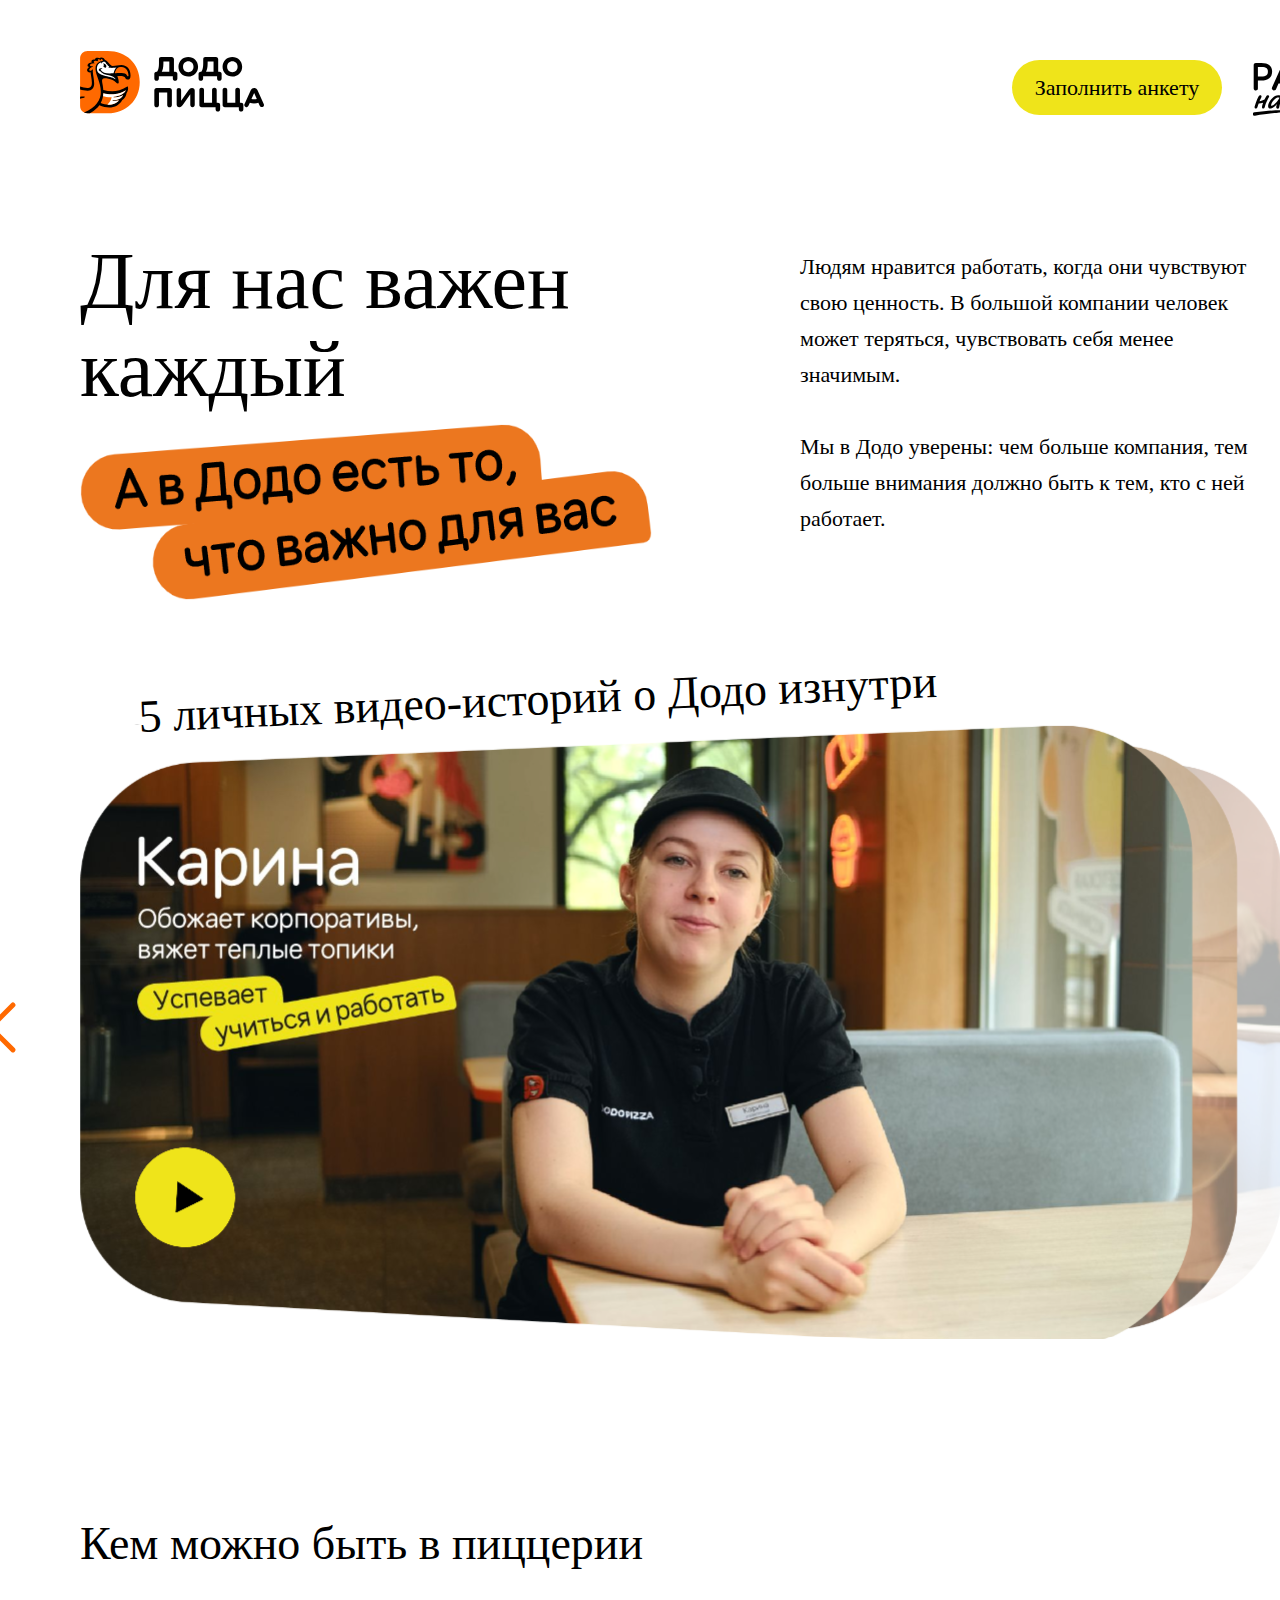
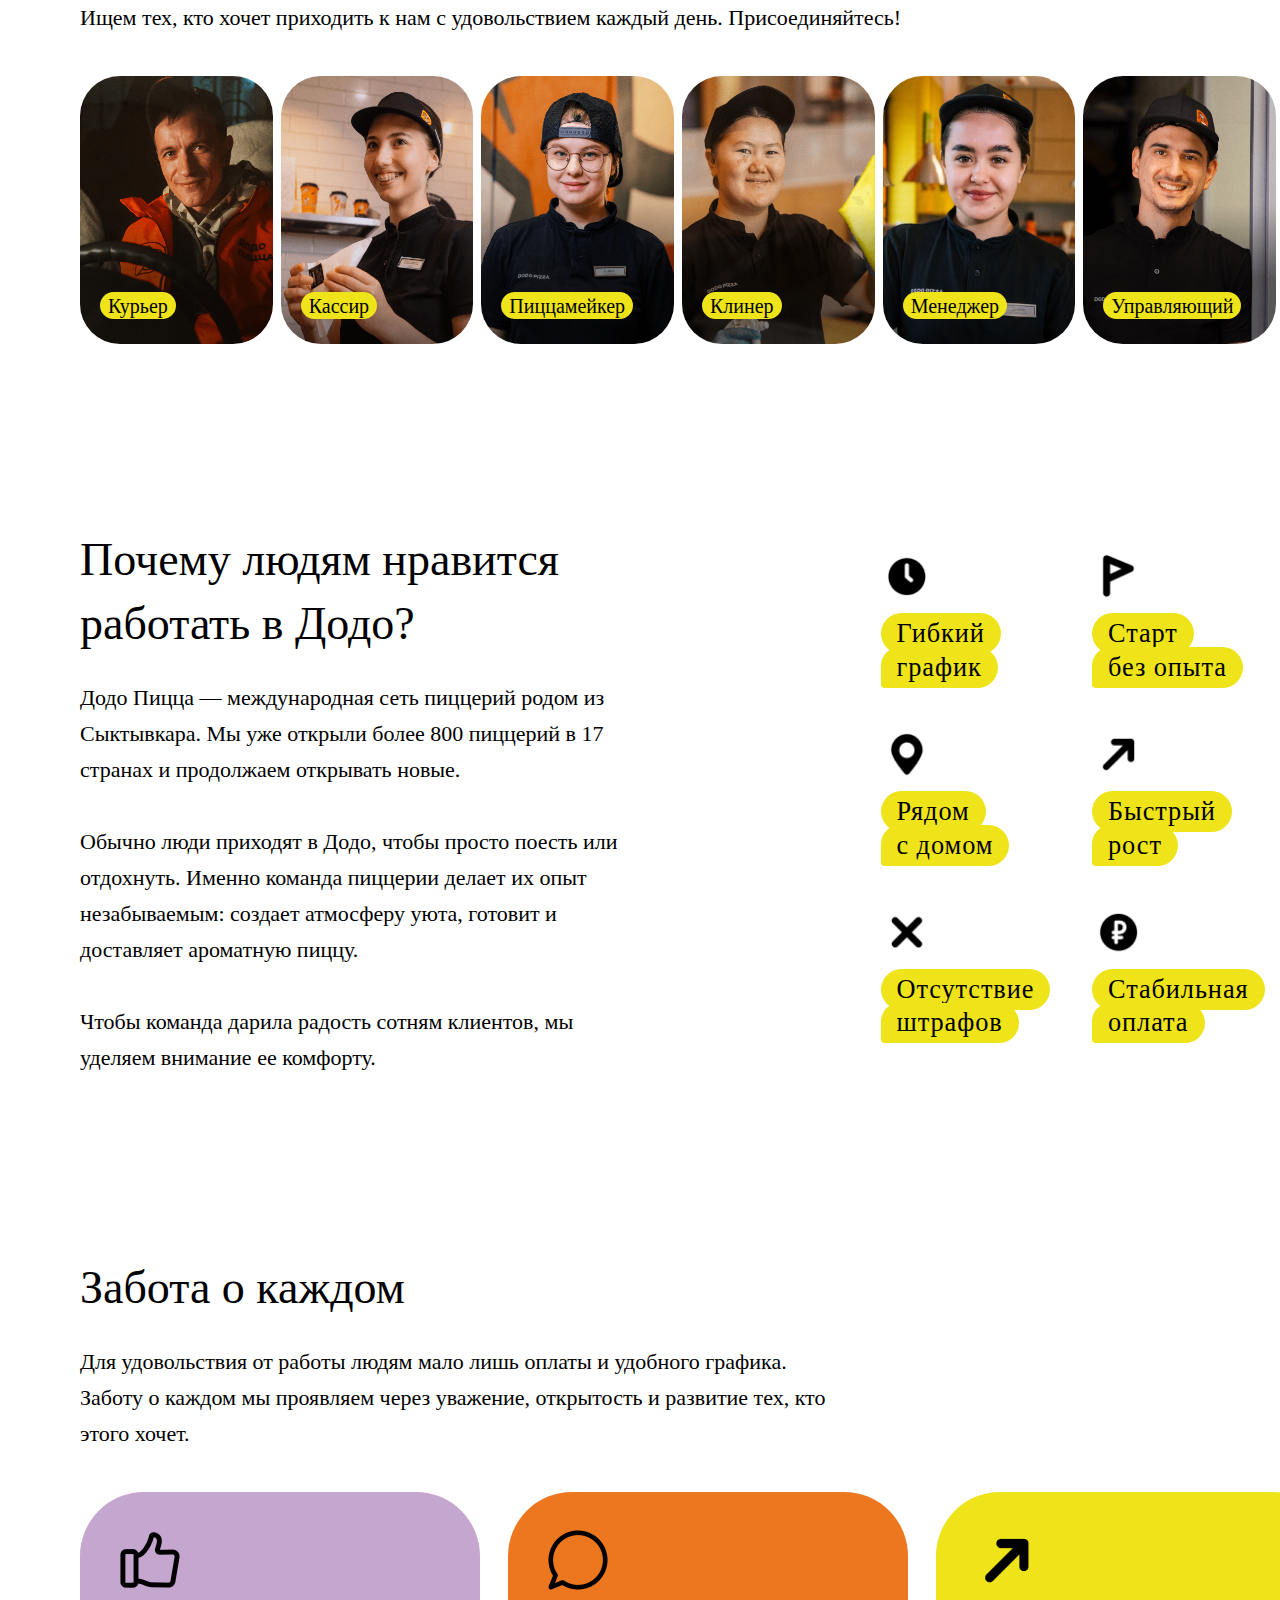
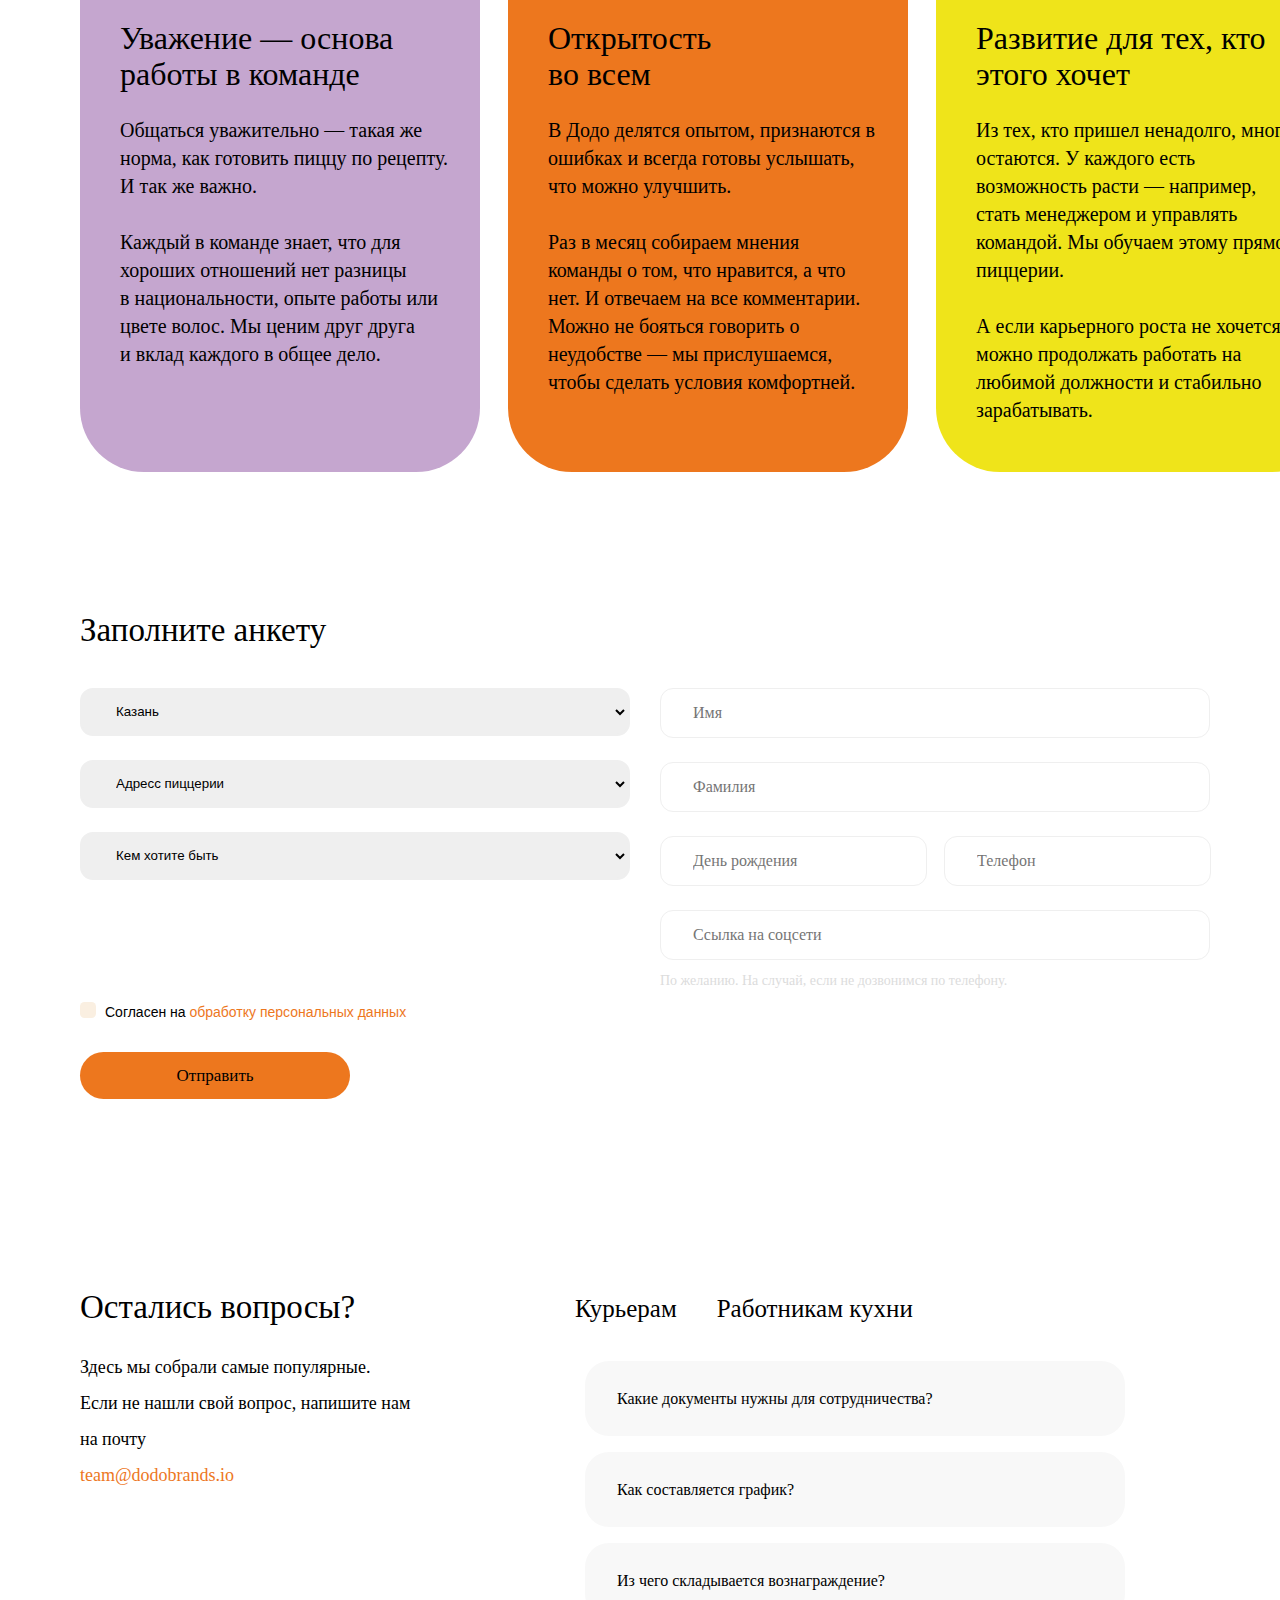
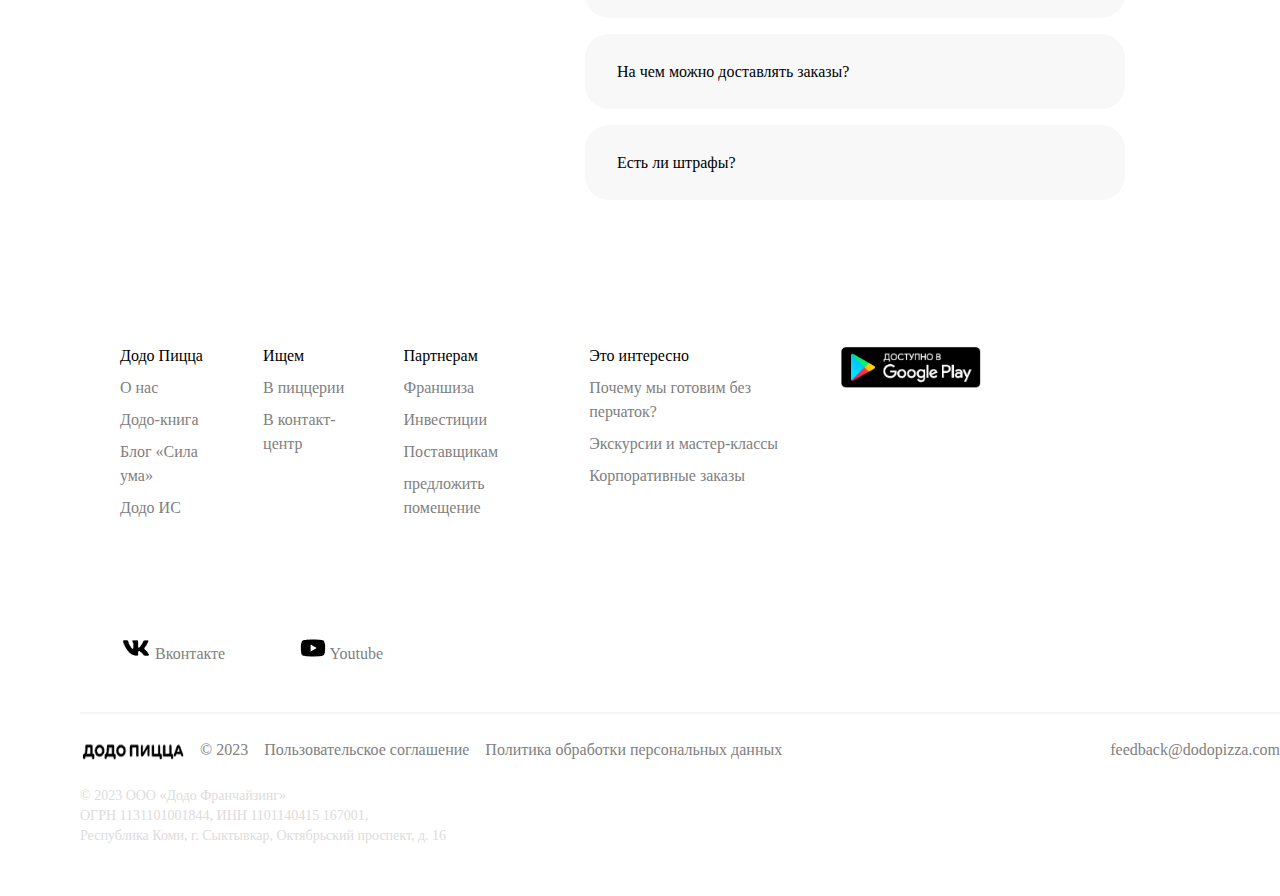
<file: Homework_7/MyHttpServer/MyHttpServer/bin/Debug/net6.0/static/index.html>
<!DOCTYPE html>
<html>

<head>
    <meta charset="utf-8">
    <title>Работа в Додо Пицце</title>

    <meta data-n-head="ssr" name="viewport" content="width=device-width, initial-scale=1">
    <link href="https://db.onlinewebfonts.com/c/042f08aaf8a34dc8799a18600c3b08fb?family=Dodo+Rounded+Bold"
        rel="stylesheet">
    <link rel="stylesheet" href="./styles/styles.css">
</head>


<body>
    <header>
        <div class="container header-container">

            <div class="header-logo">
                <svg width="184" height="64" viewBox="0 0 184 64" fill="none" xmlns="http://www.w3.org/2000/svg"
                    data-v-1e009ed9>
                    <g clip-path="url(#clip0_335_4486)">
                        <path
                            d="M139.367 21.8302H138.191V9.3698C138.191 8.12696 137.355 7.10193 135.902 7.10193H125.289C124.051 7.10193 123.215 7.94116 123.215 9.40077V12.415C123.215 14.5899 123.184 16.2674 122.813 18.0697C122.442 19.841 121.978 20.928 121.297 21.8292H120.771C119.285 21.8292 118.574 22.7613 118.574 24.0981V28.3861C118.574 29.8467 119.564 30.6849 120.833 30.6849C122.133 30.6849 123.123 29.8457 123.123 28.3861V26.335H137.078V28.3861C137.078 29.8467 138.068 30.6849 139.336 30.6849C140.636 30.6849 141.625 29.8457 141.625 28.3861V24.0981C141.627 22.7623 140.914 21.8302 139.367 21.8302ZM133.55 21.8302H126.031C126.495 20.8361 126.866 19.935 127.176 18.5683C127.485 17.1386 127.61 15.7089 127.64 13.8446L127.671 11.6077H133.55V21.8302Z"
                            fill="currentColor"></path>
                        <path
                            d="M152.364 6.94606C146.826 6.94606 142.556 11.1412 142.556 16.7339C142.556 22.3886 146.826 26.5218 152.364 26.5218C157.903 26.5218 162.173 22.2338 162.173 16.672C162.173 11.0792 157.903 6.94606 152.364 6.94606ZM152.364 22.1409C149.332 22.1409 147.135 19.841 147.135 16.703C147.135 13.6268 149.333 11.327 152.364 11.327C155.428 11.327 157.593 13.6258 157.593 16.703C157.593 19.841 155.52 22.1409 152.364 22.1409Z"
                            fill="currentColor"></path>
                        <path
                            d="M108.27 6.94606C102.732 6.94606 98.4615 11.1412 98.4615 16.7339C98.4615 22.3886 102.732 26.5218 108.27 26.5218C113.809 26.5218 118.079 22.2338 118.079 16.672C118.079 11.0792 113.809 6.94606 108.27 6.94606ZM108.27 22.1409C105.238 22.1409 103.041 19.841 103.041 16.703C103.041 13.6268 105.238 11.327 108.27 11.327C111.333 11.327 113.499 13.6258 113.499 16.703C113.499 19.841 111.426 22.1409 108.27 22.1409Z"
                            fill="currentColor"></path>
                        <path
                            d="M95.1187 21.8302H93.9427V9.3698C93.9427 8.12696 93.107 7.10193 91.6535 7.10193H81.0401C79.8025 7.10193 78.9668 7.94116 78.9668 9.40077V12.415C78.9668 14.5899 78.9359 16.2674 78.5648 18.0697C78.1937 19.841 77.7291 20.928 77.0486 21.8292H76.5234C75.038 21.8292 74.3267 22.7613 74.3267 24.0981V28.3861C74.3267 29.8467 75.3166 30.6849 76.5861 30.6849C77.8854 30.6849 78.8753 29.8457 78.8753 28.3861V26.335H92.8305V28.3861C92.8305 29.8467 93.8204 30.6849 95.0889 30.6849C96.3882 30.6849 97.3781 29.8457 97.3781 28.3861V24.0981C97.377 22.7623 96.6657 21.8302 95.1187 21.8302ZM89.3016 21.8302H81.7823C82.2469 20.8361 82.618 19.935 82.9274 18.5683C83.2368 17.1386 83.3612 15.7089 83.392 13.8446L83.4228 11.6077H89.3016V21.8302Z"
                            fill="currentColor"></path>
                        <path
                            d="M183.74 53.888L177.427 40.0919C176.715 38.5693 175.725 37.9169 174.302 37.9169H174.055C172.569 37.9169 171.58 38.5693 170.868 40.0919L164.556 53.888C163.937 55.2547 164.37 56.4666 165.607 56.9332C166.72 57.3688 167.835 57.12 168.454 55.8152L169.877 52.801C171.146 53.2366 172.724 53.4534 174.209 53.4534C175.787 53.4534 177.18 53.2356 178.355 52.801L179.717 55.7843C180.305 57.089 181.511 57.3378 182.594 56.9332C183.832 56.4666 184.327 55.1928 183.74 53.888ZM174.209 49.3203C173.25 49.3203 172.228 49.1964 171.455 48.9786L174.147 42.9512L176.839 48.9786C176.096 49.1964 175.168 49.3203 174.209 49.3203Z"
                            fill="currentColor"></path>
                        <path
                            d="M161.12 52.6452H159.944V40.0299C159.944 38.5693 158.893 37.7301 157.592 37.7301C156.324 37.7301 155.302 38.5693 155.302 40.0299V52.6452H147.258V40.0299C147.258 38.5693 146.268 37.7301 144.937 37.7301C143.637 37.7301 142.616 38.5693 142.616 40.0299V54.8831C142.616 56.1259 143.452 57.151 144.906 57.151H158.83V59.2021C158.83 60.6627 159.82 61.5009 161.088 61.5009C162.388 61.5009 163.378 60.6617 163.378 59.2021V54.945C163.379 53.4214 162.481 52.6452 161.12 52.6452Z"
                            fill="currentColor"></path>
                        <path
                            d="M137.882 52.6452H136.706V40.0299C136.706 38.5693 135.654 37.7301 134.354 37.7301C133.085 37.7301 132.064 38.5693 132.064 40.0299V52.6452H124.019V40.0299C124.019 38.5693 123.029 37.7301 121.698 37.7301C120.399 37.7301 119.378 38.5693 119.378 40.0299V54.8831C119.378 56.1259 120.214 57.151 121.667 57.151H135.592V59.2021C135.592 60.6627 136.581 61.5009 137.85 61.5009C139.149 61.5009 140.139 60.6617 140.139 59.2021V54.945C140.14 53.4214 139.244 52.6452 137.882 52.6452Z"
                            fill="currentColor"></path>
                        <path
                            d="M112.075 37.9169H111.89C110.529 37.9169 109.631 38.6003 108.672 39.968L101.122 50.719V40.2157C101.122 38.7551 100.194 37.9169 98.9251 37.9169C97.6258 37.9169 96.6667 38.7561 96.6667 40.2157V54.5404C96.6667 56.0939 97.6566 57.151 99.2345 57.151H99.4514C100.906 57.151 101.834 56.4057 102.732 55.0999L110.282 44.3489V54.8511C110.282 56.3117 111.21 57.151 112.509 57.151C113.778 57.151 114.737 56.3117 114.737 54.8511V40.5264C114.737 38.911 113.778 37.9169 112.075 37.9169Z"
                            fill="currentColor"></path>
                        <path
                            d="M89.5483 37.9169H76.6149C75.1295 37.9169 74.3257 38.9419 74.3257 40.1858V55.039C74.3257 56.4996 75.3773 57.3378 76.6776 57.3378C77.9461 57.3378 78.9668 56.4986 78.9668 55.039V42.4227H87.2283V55.0379C87.2283 56.4986 88.249 57.3368 89.5494 57.3368C90.8178 57.3368 91.8704 56.4666 91.8704 55.0059V40.1848C91.8694 38.9419 91.0347 37.9169 89.5483 37.9169Z"
                            fill="currentColor">

                        </path>
                        <path
                            d="M27.8169 0.995098C45.8715 0.995098 59.7373 13.4668 59.7373 31.9763C59.7373 50.5848 45.8715 63.2588 27.8169 63.2588H7.56863C3.47848 63.2588 0.0863037 60.543 0.0863037 55.8163V8.7391C0.0863037 4.01135 3.47848 0.994064 7.56863 0.994064H27.8169V0.995098Z"
                            fill="#FF6900">
                        </path>
                        <path
                            d="M14.1742 33.6186C14.1742 27.8844 12.3465 22.6705 12.9468 19.4044L12.8009 19.2155C10.7214 21.3946 9.3686 20.8186 9.2216 20.1166C8.92556 18.7117 11.3597 16.992 12.7505 16.3943C12.7772 16.3025 12.8132 16.2064 12.8512 16.1094C11.5499 16.3107 10.0213 16.1455 9.96788 15.2103C9.90518 14.1017 12.1214 13.1117 15.0181 13.3574C15.0726 13.311 15.1291 13.2645 15.1857 13.2181C15.0037 13.1448 14.8084 13.0539 14.5648 12.928C13.8165 12.5409 13.6345 11.8978 13.8792 11.4302C14.1475 10.9161 14.9667 10.7159 15.6308 10.7303C16.6731 10.752 17.5602 11.0059 18.2088 11.2702C18.2818 11.2392 18.3558 11.2083 18.4257 11.1814C18.1852 10.9925 17.9755 10.7871 17.8532 10.5765C17.6743 10.2679 17.6301 9.84361 17.9765 9.56903C18.3815 9.248 19.4094 9.13445 20.3387 9.98193C20.5309 10.1564 20.6933 10.3267 20.8403 10.4898C20.9441 10.4702 21.048 10.4495 21.1528 10.433C20.9997 10.1956 20.8773 9.94787 20.8383 9.71768C20.7838 9.40284 20.8866 9.06426 21.2546 8.94452C21.6565 8.81342 22.1653 9.0209 22.4295 9.41419C22.7122 9.83535 22.8859 10.3535 22.9949 10.7221C20.9462 10.9615 15.5126 12.2075 15.5126 18.8026C15.5126 25.2335 20.8331 31.9897 20.8331 41.9582C20.8249 45.5804 20.0293 49.2139 16.7594 53.4462C14.2348 56.7143 10.2238 59.8679 3.96989 62.4568C5.04203 62.9822 6.26938 63.2588 7.56869 63.2588H9.81677C14.9904 60.3809 17.5581 57.7425 19.3375 55.2671C22.8068 56.8196 26.1445 57.4865 29.1522 57.4865C34.7914 57.4865 39.598 54.8779 42.1041 50.2256C44.6832 48.671 46.3937 45.4751 46.5016 43.1917C48.1083 41.1623 48.4054 38.6003 47.912 36.8712C47.7938 36.4594 47.4607 36.447 46.883 36.8C41.8019 39.8596 36.8812 41.3161 32.1856 41.3161C29.3383 41.3161 26.4179 40.8619 23.3104 39.9587C23.0884 36.6142 22.4048 33.8095 22.1499 32.1094C21.7871 29.8643 22.3031 28.2034 24.7568 28.2034C26.5567 28.2034 29.8872 28.6627 32.5485 29.8777C35.1841 31.0813 36.7527 33.4503 37.8485 33.4503C38.2936 33.4503 38.7613 33.1726 38.7613 32.2271C38.7613 30.3112 38.0808 27.2268 37.2348 26.1275C39.7008 25.9861 41.6601 26.0119 42.762 26.1368C45.0584 26.5373 45.1664 27.6945 45.6187 28.449C46.0709 29.2036 46.8378 29.5319 47.7598 29.5319C49.4672 29.5319 50.5322 28.6472 50.5322 25.4545C50.5322 18.4413 46.1234 15.0421 41.4997 15.0421C37.7036 15.0421 36.2377 15.8803 32.6328 15.8803C30.0753 15.8803 27.9567 10.655 25.0507 9.96851C23.7669 7.10193 20.8886 6.77884 19.1155 8.21884C17.5057 7.2351 14.9883 7.76568 14.8845 9.58142C13.0321 9.00542 10.6401 10.0088 11.6712 12.4532C7.14209 12.5822 6.29713 16.6039 9.37065 17.0529C5.41414 19.3012 7.22227 23.1845 10.5425 22.3587C10.7769 25.1169 11.8901 29.5701 11.8901 32.6452C11.8901 36.9218 9.95863 37.9148 7.31787 37.9148C5.23117 37.9148 2.16793 37.1541 0.0925293 36.5595V39.5417C2.1926 40.0661 5.34218 40.7391 7.7054 40.7391C11.8654 40.7401 14.1742 38.2885 14.1742 33.6186ZM23.3505 43.3063C26.201 44.1012 30.1411 44.5254 33.4099 44.2952C39.155 43.8906 43.4682 41.7425 45.8962 40.1786C44.4376 43.8782 38.9669 46.176 33.6628 46.8263C33.6288 47.0957 33.5888 47.359 33.5404 47.6129C37.5196 47.4003 41.2983 46.1017 43.0108 44.9156C42.0312 48.5543 37.1639 50.017 32.7458 50.2276C32.6215 50.5135 32.4899 50.783 32.3542 51.039C34.9271 51.0854 37.3911 50.6065 38.859 50.1419C37.5381 52.6741 32.9792 54.6746 28.336 54.6746C26.054 54.6746 23.2066 54.2276 20.7355 53.0467C22.521 49.7662 23.2087 46.4041 23.3505 43.3063ZM34.8428 22.7933C35.4688 20.9197 36.0126 19.5066 37.0282 18.4289C38.0983 17.2934 39.2866 16.9383 41.8955 16.9383C45.4984 16.9383 48.5082 20.5956 48.5082 25.7074C48.5082 26.4671 47.4926 26.4619 47.1667 25.7672C45.9414 23.5943 44.2813 23.2815 41.6663 23.0885C39.7368 22.975 37.4096 23.1391 35.29 23.2299C34.8942 23.2506 34.7832 22.9729 34.8428 22.7933Z"
                            fill="#000">
                        </path>
                        <path
                            d="M0.0863037 48.6369C2.26347 48.2023 4.40568 47.7997 4.40568 47.7997L4.67911 46.6209C3.6964 46.5714 1.74744 46.5941 0.0863037 46.6395V48.6369Z"
                            fill="#000">
                        </path>
                        <path
                            d="M23.551 13.439C24.3116 13.1819 25.4043 13.9355 25.9892 15.1164C26.5741 16.2973 26.4302 17.4679 25.6695 17.7197C24.915 17.9881 23.8275 17.2346 23.2395 16.0475C23.1603 15.8875 23.0976 15.7285 23.0452 15.5716L23.1778 15.5345C23.4214 15.7667 23.7123 15.8307 23.9066 15.7058C24.1739 15.5293 24.1461 15.0607 23.92 14.656C23.7586 14.3247 23.3855 13.9778 23.0771 14.0036L23.0236 13.9334C23.1388 13.697 23.3135 13.5216 23.551 13.439ZM28.8828 25.3223C25.4763 24.5708 21.748 23.5778 19.7599 20.6431C19.7229 20.5884 19.6551 20.5636 19.5914 20.5822C19.5287 20.5997 19.4834 20.6576 19.4803 20.7236C19.4732 20.8836 19.4947 21.0591 19.5307 21.2336L19.2614 21.3357C18.7372 20.5946 18.6302 19.6945 19.1504 19.0472C19.8987 18.1161 21.417 18.2111 22.3236 18.7861L22.2085 19.0369C21.7223 18.9554 21.2587 18.9554 20.8968 19.1763C20.5895 19.3641 20.5473 19.6428 20.7365 19.9959C22.3873 23.0772 27.1878 23.7461 32.8918 23.3001C33.4808 23.2537 33.6165 22.9874 33.6925 22.7025C34.188 20.7185 35.0864 18.9492 36.4238 17.601C35.3835 17.7476 34.4162 17.7806 33.5723 17.8271C30.6262 18.0139 28.9414 17.6258 28.4151 17.2036L28.5107 16.9466C28.8243 17.055 29.1501 17.0797 29.2169 16.9868C29.3084 16.8619 29.2385 16.7835 29.0946 16.6565C28.5354 16.1301 26.0221 13.5432 26.0273 13.5577C25.7559 11.3703 22.5837 11.2908 21.3193 13.4431L20.8896 13.3275C21.015 12.8557 21.2032 12.4707 21.3779 12.191C18.7289 12.7917 17.222 15.1794 16.9485 17.4854C15.7746 27.3982 30.7455 25.1076 35.0248 29.0777C35.106 29.1417 35.3095 29.4328 35.4555 29.249C35.622 28.7092 33.7367 26.401 28.8828 25.3223Z"
                            fill="#fff">
                        </path>
                        <path
                            d="M45.892 40.1724C43.4651 41.7352 39.1478 43.8865 33.4057 44.2911C30.139 44.5213 26.1938 44.095 23.3454 43.3001C23.3012 44.2539 23.2056 45.2387 23.0421 46.2328C24.6477 46.6467 27.5064 47.1938 31.6305 47.3115C31.4465 48.4253 30.3209 52.2044 27.4386 54.6478C32.6923 54.8687 37.4527 52.8176 38.8528 50.1357C37.3849 50.6003 34.9199 51.0792 32.348 51.0328C32.4837 50.7778 32.6153 50.5074 32.7396 50.2214C37.1556 50.0119 42.025 48.5461 43.0046 44.9094C41.292 46.0945 37.5103 47.3941 33.5342 47.6067C33.5825 47.3528 33.6226 47.0906 33.6566 46.8201C38.9597 46.1708 44.4344 43.8689 45.892 40.1724Z"
                            fill="#fff">
                        </path>
                    </g>
                </svg>
            </div>

            <div class="header-right">

                <div class="header-right-button">
                    <button class="header-button">Заполнить анкету</button>
                </div>

                <div class="header-right-work">
                    <svg id="team" version="1.1" xmlns="http://www.w3.org/2000/svg"
                        xmlns:xlink="http://www.w3.org/1999/xlink" x="0px" y="0px" viewBox="0 0 143 64"
                        enable-background="new 0 0 143 64" xml:space="preserve" data-v-098dde30="" data-v-1e009ed9="">
                        <g id="logo2" clip-path="url(#clip0_1026_674)" data-v-098dde30="">
                            <mask id="mask0_1026_674" maskUnits="userSpaceOnUse" x="0" y="0" width="143" height="64"
                                style="mask-type: alpha;" data-v-098dde30="">
                                <path id="vector" fill-rule="evenodd" clip-rule="evenodd"
                                    d="M19.5909 27.254C19.8769 27.7286 20.263 28.0738 20.7492 28.2751C21.2211 28.4764 21.7359 28.5052 22.2936 28.3326C22.8227 28.16 23.2517 27.7717 23.5377 27.1677L26.0116 21.5875H38.1523L40.5976 27.1102C40.9122 27.7286 41.2983 28.1313 41.8417 28.3039C42.3708 28.4764 42.8856 28.4764 43.3575 28.2751C43.8294 28.0738 44.2298 27.743 44.5158 27.254C44.8018 26.7794 44.8304 26.2329 44.573 25.6144L34.0339 1.81218C33.8051 1.28005 33.5334 0.848585 33.1616 0.589708C32.7898 0.330832 32.4323 0.187012 32.0605 0.187012C31.6887 0.187012 31.3312 0.330832 30.988 0.589708C30.6448 0.848585 30.3731 1.2369 30.1443 1.78342L19.5051 25.5713C19.2906 26.2329 19.3049 26.7938 19.5909 27.254ZM27.7848 17.5893L32.0891 7.91016L36.3648 17.5893H27.7848ZM1.85877 27.9299C2.31637 28.2751 2.78827 28.4333 3.28877 28.4333C3.78927 28.4333 4.30407 28.2607 4.71877 27.9299C5.14777 27.5847 5.39087 27.0814 5.39087 26.4054V18.6104H8.62267C10.3673 18.6104 11.9403 18.409 13.2988 18.0207C14.6573 17.618 15.8013 17.0283 16.7594 16.2661C17.6889 15.5038 18.4182 14.5403 18.9044 13.4041C19.3763 12.2679 19.6337 10.9735 19.6337 9.4634C19.6337 8.12587 19.4049 6.97531 18.9616 5.92542C18.504 4.87553 17.8319 3.99823 16.931 3.26475C16.0301 2.53126 14.9004 1.95598 13.5276 1.56767C12.1834 1.16497 10.5818 0.963623 8.75137 0.963623H3.28877C2.73107 0.963623 2.21627 1.16497 1.80157 1.55329C1.37257 1.95598 1.18667 2.43059 1.18667 2.96272V26.4054C1.17237 27.0814 1.40117 27.5847 1.85877 27.9299ZM8.75137 4.99059C10.1528 4.99059 11.3111 5.10564 12.1548 5.36452C13.0271 5.59463 13.6992 5.92542 14.1854 6.32812C14.6573 6.75958 15.0005 7.20542 15.1435 7.73755C15.3151 8.26969 15.4009 8.84497 15.4009 9.4634C15.4009 10.2832 15.2865 11.0167 15.0863 11.6495C14.8861 12.2679 14.5286 12.8144 13.9852 13.2603C13.4847 13.6917 12.7697 14.0225 11.8974 14.2526C11.0251 14.4827 9.92397 14.5978 8.63697 14.5978H5.40517V4.99059H8.75137ZM56.485 28.1311H51.2655C50.7078 28.1311 50.2073 27.9298 49.7926 27.5702C49.3779 27.1819 49.1777 26.6929 49.1777 26.1608V3.04891C49.1777 2.51677 49.3636 2.04216 49.7926 1.63947C50.2073 1.25115 50.7221 1.0498 51.2798 1.0498H63.2775C64.0068 1.0498 64.5359 1.23677 64.8791 1.66823C65.208 2.08531 65.3796 2.54553 65.3796 3.04891C65.3796 3.55228 65.2223 3.99812 64.8791 4.42958C64.5216 4.84666 64.0068 5.04801 63.2775 5.04801H53.3962V11.3329H56.6566C58.1009 11.3329 59.4451 11.4768 60.7464 11.7644C62.0334 12.052 63.1631 12.5123 64.1212 13.1307C65.065 13.7491 65.8658 14.5689 66.4235 15.6188C66.9812 16.6687 67.2672 17.9487 67.2672 19.5019C67.2672 20.7388 67.0527 21.9325 66.6237 22.9824C66.1947 24.0323 65.5512 24.9671 64.6789 25.7293C63.8352 26.4916 62.7055 27.0813 61.3327 27.5127C59.9456 27.9298 58.344 28.1311 56.485 28.1311ZM59.7311 15.6476C58.8874 15.475 57.8721 15.3887 56.6566 15.3887H53.3962V24.061H56.4993C57.8721 24.061 59.0018 23.946 59.8455 23.6871C60.6892 23.4282 61.3327 23.1262 61.7903 22.6947C62.2765 22.3064 62.5768 21.8174 62.7484 21.2565C62.92 20.6956 63.0058 20.0916 63.0058 19.4732C63.0058 18.7972 62.8914 18.1932 62.6912 17.6898C62.491 17.172 62.1478 16.755 61.6759 16.4098C61.2183 16.079 60.5462 15.8201 59.7311 15.6476ZM74.7889 24.4207C75.9758 25.672 77.4058 26.6643 79.0646 27.369C80.752 28.1025 82.6396 28.4477 84.7274 28.4477C86.8438 28.4477 88.7314 28.0738 90.3902 27.369C92.049 26.6356 93.4933 25.672 94.6659 24.4207C95.8528 23.1695 96.7537 21.7025 97.3686 20.0054C97.9835 18.3084 98.3267 16.4675 98.3267 14.5403C98.3267 12.6131 98.0121 10.8009 97.3686 9.10387C96.7537 7.40679 95.8242 5.92544 94.6659 4.68859C93.479 3.43735 92.0776 2.44499 90.3902 1.74027C88.7314 1.00679 86.8152 0.661621 84.7274 0.661621C82.611 0.661621 80.7234 1.03555 79.0646 1.74027C77.4058 2.47376 75.9615 3.43735 74.7889 4.68859C73.602 5.93982 72.7011 7.40679 72.0862 9.10387C71.4713 10.8009 71.1567 12.6418 71.1567 14.569C71.1567 16.4962 71.4713 18.3084 72.0862 20.0054C72.7011 21.7025 73.602 23.1695 74.7889 24.4207ZM76.0473 10.427C76.5049 9.20454 77.1198 8.18342 77.9349 7.30612C78.75 6.45758 79.7367 5.81039 80.895 5.35016C82.0533 4.88994 83.3403 4.67421 84.7274 4.67421C86.1288 4.67421 87.4301 4.90432 88.5884 5.35016C89.7467 5.81039 90.7334 6.45758 91.5199 7.30612C92.335 8.15466 92.9499 9.20454 93.4075 10.427C93.8651 11.6495 94.0796 13.0014 94.0796 14.5403C94.0796 16.0935 93.8508 17.4598 93.4075 18.6679C92.9499 19.8904 92.335 20.9115 91.5199 21.7888C90.7048 22.6374 89.7181 23.2845 88.5598 23.7448C87.4015 24.205 86.1431 24.4207 84.6988 24.4207C83.326 24.4207 82.0247 24.1906 80.8664 23.7448C79.7081 23.2845 78.7214 22.6374 77.9063 21.7888C77.0912 20.9403 76.4763 19.8904 76.0187 18.6679C75.5611 17.4454 75.3466 16.0935 75.3466 14.5547C75.4038 13.0014 75.6326 11.6207 76.0473 10.427ZM107.422 5.0194H101.373C100.658 5.0194 100.129 4.81805 99.7713 4.40097C99.4138 4.01266 99.2422 3.52367 99.2422 3.0203C99.2422 2.48816 99.3995 2.04232 99.7713 1.61086C100.1 1.19378 100.644 0.992432 101.373 0.992432H117.818C118.547 0.992432 119.076 1.1794 119.419 1.61086C119.748 2.02794 119.92 2.51693 119.92 3.0203C119.92 3.52367 119.763 3.96951 119.419 4.40097C119.062 4.81805 118.547 5.0194 117.818 5.0194H111.683V26.4055C111.683 27.0814 111.469 27.5848 111.011 27.93C110.568 28.2607 110.082 28.4333 109.552 28.4333C109.023 28.4333 108.551 28.2751 108.094 27.93C107.651 27.5992 107.422 27.0814 107.422 26.4055V5.0194ZM117.189 27.254C117.475 27.7286 117.861 28.0738 118.347 28.2751C118.819 28.4764 119.334 28.5052 119.891 28.3326C120.42 28.16 120.849 27.7717 121.135 27.1677L123.609 21.5875H135.75L138.195 27.1102C138.51 27.7286 138.896 28.1313 139.439 28.3039C139.969 28.4764 140.483 28.4764 140.955 28.2751C141.427 28.0738 141.828 27.743 142.114 27.254C142.4 26.7794 142.428 26.2329 142.171 25.6144L131.646 1.81218C131.417 1.28005 131.145 0.848585 130.774 0.589708C130.402 0.330832 130.044 0.187012 129.673 0.187012C129.301 0.187012 128.943 0.330832 128.6 0.589708C128.257 0.848585 127.985 1.2369 127.756 1.78342L117.117 25.5713C116.888 26.2329 116.917 26.7938 117.189 27.254ZM125.383 17.5893L129.701 7.91016L133.977 17.5893H125.383ZM1.95917 50.3659C13.0274 48.8414 22.8658 48.3236 26.927 48.2805C29.7441 48.1942 29.2865 50.4378 27.5276 50.6248C26.964 50.6798 26.2455 50.7403 25.3809 50.8132C21.0459 51.1787 13.0394 51.8536 2.48827 53.6881C-0.414633 54.2203 -1.01523 50.7686 1.95917 50.3659ZM5.46799 43.6141C5.68565 42.9736 5.92819 42.2598 6.19208 41.5066C7.72218 41.4922 9.30948 41.147 10.6251 40.7156C10.0245 42.2257 9.53828 43.7646 9.48108 45.0014C9.40958 47.2738 11.8978 46.8567 12.1981 45.3466C12.4555 44.1673 13.0275 42.125 13.9999 39.9246C14.9723 37.8104 16.0019 35.8401 16.5167 34.9196C17.3032 33.5246 14.7435 32.4603 13.9141 33.8985C13.5137 34.5888 12.7701 35.9551 12.0122 37.5372C10.7109 38.2706 8.62308 39.0473 6.99288 39.2774C7.50768 37.9686 8.07968 36.6167 8.75178 35.3799C9.92438 33.1794 7.13588 32.3165 6.03478 34.4019C5.06238 36.2572 4.23298 38.2706 3.54658 40.1547C2.90308 41.8518 2.45978 43.4482 2.15948 44.5412C1.54458 46.8423 4.21868 47.3313 4.89078 45.2891C5.05562 44.8278 5.24928 44.2578 5.46799 43.6141ZM24.4672 42.0675C22.1363 44.9151 19.7768 46.6122 17.9607 46.6122C16.259 46.6122 15.5869 45.476 15.5869 43.9084C15.5869 41.6648 17.3887 38.3426 19.7625 36.1421C21.8932 34.1718 24.8962 32.4603 28.0422 33.7547C28.9002 32.5322 31.1882 33.5246 30.416 34.8909C29.3578 36.7462 27.0984 42.1538 26.7981 44.9583C26.4978 47.4895 23.3804 47.3026 23.7522 44.6131C23.8523 44.0091 24.1097 43.103 24.4672 42.0675ZM27.0269 35.7826C25.5254 35.2217 23.8666 35.5237 21.693 37.6378C19.6195 39.6801 18.6042 41.9093 18.6042 43.1318C18.6042 43.4769 18.6328 43.8509 19.1619 43.8509C20.6348 43.8509 24.4529 40.543 26.7695 36.3291C26.8553 36.1421 26.9411 35.9551 27.0269 35.7826ZM47.1472 33.3231C44.4159 33.3231 41.4129 35.9694 38.51 40.3415C39.2822 38.4863 39.9543 36.9042 40.4834 35.7105C41.3843 33.6251 38.4814 32.2588 37.5519 34.3442C35.7445 38.4365 32.7027 47.3375 30.5453 53.6504C29.8031 55.812 29.1086 57.9983 28.2855 60.1312C27.4561 62.2454 30.6164 63.4678 31.4172 61.3393C31.8635 60.217 32.8581 57.3109 34.0654 53.7832C34.2505 53.2423 34.4407 52.6864 34.6347 52.1204C38.5529 53.8031 42.514 51.2863 45.1166 48.4962C48.091 45.3177 50.4648 40.7011 50.4219 37.4364C50.379 35.3222 49.5925 33.3231 47.1472 33.3231ZM42.6713 46.1519C40.2546 48.7263 37.5519 50.1213 35.6643 49.3015C35.6617 49.3015 35.6591 49.3011 35.6564 49.3003L35.6509 49.2984L35.6455 49.2962C35.6357 49.2921 35.6238 49.2872 35.6071 49.2872C35.6929 49.0427 35.7787 48.7838 35.8645 48.5249C39.4395 40.9887 44.2872 36.7317 46.1176 36.7317C46.7611 36.7317 46.947 37.2206 46.947 37.911C46.9184 39.9388 45.3025 43.3186 42.6713 46.1519ZM55.2552 37.5226C57.915 34.675 61.6902 32.115 65.637 34.0278C66.7381 32.3595 69.4837 33.8265 68.5256 35.768C67.21 38.4575 63.8209 47.0579 63.4491 51.0705C63.2632 53.2997 59.8026 53.0408 60.1029 50.7685C60.2602 49.5748 60.7321 47.7339 61.347 45.6916C58.344 50.0638 55.2695 52.7101 52.9529 52.7101C50.8508 52.7101 49.9785 51.0849 49.9785 48.7694C49.9785 45.519 52.2808 40.7011 55.2552 37.5226ZM53.482 48.3235C53.482 48.8125 53.5678 49.3015 54.2399 49.3015C56.0846 49.3015 60.7607 44.8287 64.1355 37.3788C64.207 37.2206 64.2928 36.9905 64.3786 36.7604C64.3715 36.7532 64.3643 36.7496 64.3572 36.746C64.35 36.7424 64.3429 36.7388 64.3357 36.7316C62.4481 35.8975 60.3746 36.6597 57.629 39.7662C55.0264 42.6858 53.482 46.2813 53.482 48.3235ZM85.1136 36.2715C85.1136 34.3012 83.5692 33.1218 80.8951 33.1218C76.3763 33.1218 71.5143 37.2495 69.4122 43.1892C68.6543 45.3465 68.2396 47.547 68.5828 49.3304C69.0404 51.4445 70.5419 52.7821 72.9443 52.7821C77.3916 52.7821 82.4681 48.9996 82.4681 44.5699C82.4681 43.4194 82.082 42.3407 81.2955 41.6072C83.4262 40.169 85.1136 38.3281 85.1136 36.2715ZM78.7501 44.3398C78.7501 46.7704 76.076 49.4886 73.4019 49.5317C72.3866 49.5317 71.9004 48.7407 71.9004 47.7483C71.9004 47.0868 72.0577 46.1088 72.4867 44.7425C72.93 44.9007 73.5878 44.9151 74.4172 44.7281C75.361 44.5124 76.791 44.0234 78.3068 43.3043C78.5356 43.5056 78.7501 43.822 78.7501 44.3398ZM80.7092 38.4288C78.793 40.356 75.8901 41.751 73.359 42.5996C75.0035 39.3492 77.935 36.0845 80.5519 36.0845C81.2669 36.0845 81.5243 36.4297 81.5243 36.8468C81.5386 37.3358 81.2383 37.8967 80.7092 38.4288ZM99.4278 34.2723C100.443 32.23 103.446 33.7401 102.474 35.7824C101.83 37.1055 100.515 39.9388 99.3134 43.0741C98.0693 46.2093 97.2113 49.2008 97.2828 50.8691C97.3543 53.1415 94.0081 53.2997 93.8937 51.0273C93.765 48.9851 94.5229 46.2237 95.4524 43.635C93.8079 44.2678 91.7916 44.7999 89.8611 44.843C89.4846 46.1078 89.1364 47.3026 88.8257 48.3691L88.8247 48.3726C88.475 49.5724 88.1728 50.6097 87.9306 51.4012C87.2585 53.5586 84.0267 52.5374 84.6988 50.3801C84.8841 49.7719 85.0984 49.0218 85.3425 48.1671L85.3435 48.1636L85.3438 48.1626C85.7402 46.7747 86.2153 45.1116 86.7723 43.3329C87.7161 40.3846 88.8744 37.1199 90.2329 34.2866C91.2053 32.2444 94.2512 33.7545 93.2788 35.7968C92.335 37.6952 91.5056 39.8381 90.7906 41.9235C92.9071 41.5064 95.6383 40.2983 97.2113 39.1909C98.1122 37.0624 98.9416 35.2502 99.4278 34.2723ZM123.638 35.7825C124.653 33.7402 121.793 32.4171 120.621 34.2724C120.363 34.6895 120.034 35.236 119.691 35.8975C117.732 37.9542 114.143 39.7375 111.983 40.471C111.526 40.2409 110.997 40.1115 110.382 40.1115C109.667 40.1115 108.895 40.2553 108.265 40.5429C109.038 38.9465 109.896 37.3933 110.754 35.9119C111.883 33.9416 108.952 32.2445 107.822 34.1717C105.563 38.0692 102.288 45.0014 102.288 49.129C102.288 51.0993 103.189 52.7964 105.563 52.7964C109.667 52.7964 113.914 48.1798 113.914 44.0809C113.914 43.5344 113.828 43.0023 113.671 42.5277C114.815 42.1106 116.145 41.5353 117.446 40.8018C117.332 41.0892 117.217 41.3773 117.117 41.6647C115.987 44.6993 114.901 48.2949 115.044 51.0131C115.158 53.2854 118.547 53.1272 118.433 50.8549C118.318 48.9277 119.148 45.8931 120.32 42.8297C121.142 40.5675 122.25 38.4533 123.02 36.9847C123.268 36.5113 123.481 36.105 123.638 35.7825ZM106.392 49.8337C105.334 49.8337 105.606 48.0504 105.935 46.7991C106.278 45.4041 106.735 44.0378 107.293 42.7002C107.55 42.9304 108.008 43.0454 108.68 43.0454C109.695 43.0454 110.368 43.6495 110.368 44.5555C110.339 46.756 108.08 49.8337 106.392 49.8337ZM131.846 39.9389C135.063 37.12 137.966 34.7758 139.525 33.654C141.37 32.3308 143.472 35.4086 141.627 36.7029C139.94 37.9254 136.522 40.4998 132.89 43.5488C133.819 46.454 134.806 48.9277 135.492 50.3803C136.508 52.4225 133.419 53.9038 132.446 51.8185C131.817 50.4953 130.974 48.4099 130.13 45.9506C127.885 47.9497 125.697 50.0495 123.938 52.0486C122.436 53.76 120.091 51.6315 121.564 49.9344C123.709 47.5182 126.383 44.9007 129.029 42.4701C128.385 40.2122 127.813 37.8104 127.441 35.4373C127.098 33.2081 130.444 32.676 130.788 34.9052C131.045 36.5735 131.417 38.285 131.846 39.9389Z"
                                    fill="currentColor" data-v-098dde30=""></path>
                            </mask>
                            <g mask="url(#mask0_1026_674)" data-v-098dde30="">
                                <rect id="cogBig" y="-4" width="2300" height="64" fill="url(#paint0_linear_1026_674)"
                                    data-v-098dde30=""></rect>
                            </g>
                        </g>
                        <defs data-v-098dde30="">
                            <linearGradient id="paint0_linear_1026_674" x1="188.35" y1="-193.5" x2="1123.67"
                                y2="44.5709" gradientUnits="userSpaceOnUse" data-v-098dde30="">
                                <stop offset="0%" stop-color="currentColor" data-v-098dde30=""></stop>
                                <stop offset="87%" stop-color="#ed771e" data-v-098dde30=""></stop>
                                <stop offset="100%" stop-color="currentColor" data-v-098dde30=""></stop>
                            </linearGradient>
                        </defs>
                    </svg>
                </div>

            </div>
        </div>
    </header>


    <main>
        <section class="heroes container">
                <div class="heroes-left">
                    <h1 class="heroes-title">Для нас важен каждый</h1>

                    <img src="./images/importantForYou.png" alt="heroes image" class="heroes-image">
                </div>

                <p class="heroes-description">
                    Людям нравится работать, когда они чувствуют свою ценность. В большой компании человек может
                    теряться,
                    чувствовать себя менее значимым.
                    <br>
                    <br>
                    Мы в Додо уверены: чем больше компания, тем больше внимания должно быть к тем, кто с ней работает.
                </p>

        </section>

        <div class="heroes-bottom container">
            <h2 class="hero-title">5 личных видео-историй о Додо изнутри </h2>
            <div class="heroes-slides">
                <img src="./images/slides.png" alt="slides" class="heroes-slide-image">
            </div>
            <div class="heroes-buttons">
                <div class="arrow-button">
                    <button type="button" class="arrow-button arrow-button-first">
                        <svg width="22" height="40" viewBox="0 0 22 40" fill="none" xmlns="http://www.w3.org/2000/svg">
                            <path d="M20 2L2 20L20 38" stroke="#FF6900" stroke-width="4" stroke-linecap="round" stroke-linejoin="round"></path>
                        </svg>
                    </button> 
                    <button type="button" class="arrow-button arrow-button-second">
                        <svg width="22" height="40" viewBox="0 0 22 40" fill="none" xmlns="http://www.w3.org/2000/svg">
                            <path d="M20 2L2 20L20 38" stroke="#FF6900" stroke-width="4" stroke-linecap="round" stroke-linejoin="round"></path>
                        </svg>
                    </button>
                </div>
            </div>
        </div>

        <div class="container positions">
            <h2 class="position-title">Кем можно быть в пиццерии</h2>
            <p class="position-description">Ищем тех, кто хочет приходить к нам с удовольствием каждый день.
                Присоединяйтесь!</p>

            <div class="vacancies">
                <div class="vacancy-card courier">
                    <img src="./images/pos1_805a0ff652.png" alt="courier" class="card-image">
                    <div class="card-info">
                        <h3 class="role">Курьер</h3>
                    </div>
                    
                </div>
                <div class="vacancy-card cashier">
                    <img src="./images/pos3_dac3f8e2ff.png" alt="cashier" class="card-image">
                    <div class="card-info">
                        <h3 class="role">Кассир</h3>
                    </div>
                </div>
                <div class="vacancy-card pizzamaker">
                    <img src="./images/pos4_305a98c676.png" alt="pizzamaker" class="card-image">
                    <div class="card-info">
                        <h3 class="role">Пиццамейкер</h3>
                    </div>
                </div>
                <div class="vacancy-card cliner">
                    <img src="./images/pos2_5fa68f4d3e.png" alt="cliner" class="card-image">
                    <div class="card-info">
                        <h3 class="role">Клинер</h3>
                    </div>
                </div>
                <div class="vacancy-card manager">
                    <img src="./images/story_1_94b46de958.jpg" alt="manager" class="card-image">
                    <div class="card-info">
                        <h3 class="role">Менеджер</h3>
                    </div>
                </div>
                <div class="vacancy-card chief">
                    <img src="./images/pos6_f9e0aff104.png" alt="chief" class="card-image">
                    <div class="card-info">
                        <h3 class="role">Управляющий</h3>
                    </div>
                </div>
            </div>
        </div>

        <section class="advantages">

            <div class="container container-advantages">
                <div class="advantages-description">
                    <h2 class="advantages-title">Почему людям нравится работать в Додо?</h2>
                    <p class="advantages-text">
                        Додо Пицца — международная сеть пиццерий родом из Сыктывкара. Мы уже открыли более 800 пиццерий
                        в 17 странах и продолжаем открывать новые.
                        <br>
                        <br>
                        Обычно люди приходят в Додо, чтобы просто поесть или отдохнуть. Именно команда пиццерии делает
                        их опыт незабываемым: создает атмосферу уюта, готовит и доставляет ароматную пиццу.
                        <br>
                        <br>
                        Чтобы команда дарила радость сотням клиентов, мы уделяем внимание ее комфорту.
                    </p>
                </div>
                <div class="advantages-logos">
                    <ul class="advantages-list">
                        <li class="advantages-items">
                            <div class="item-icon">
                                <img src="./images/like1_f2e04214ac.png" alt="icon" width="52" height="52">
                            </div>
                            <div class="item-text">
                                <span class="phrase first-phrase">Гибкий</span>
                                <span class="phrase second-phrase">график</span>
                            </div>
                        </li>

                        <li class="advantages-items">
                            <div class="item-icon">
                                <img src="./images/like2_f8932643ba.png" alt="icon" width="52" height="52">
                            </div>
                            <div class="item-text">
                                <span class="phrase first-phrase">Старт</span>
                                <span class="phrase second-phrase">без опыта</span>
                            </div>
                        </li>

                        <li class="advantages-items">
                            <div class="item-icon">
                                <img src="./images/like3_3aff907dbf.png" alt="icon" width="52" height="52">
                            </div>
                            <div class="item-text">
                                <span class="phrase first-phrase">Рядом</span>
                                <span class="phrase second-phrase">с домом</span>
                            </div>
                        </li>

                        <li class="advantages-items">
                            <div class="item-icon">
                                <img src="./images/like4_119128e92f.png" alt="icon" width="52" height="52">
                            </div>
                            <div class="item-text">
                                <span class="phrase first-phrase">Быстрый</span>
                                <span class="phrase second-phrase">рост</span>
                            </div>
                        </li>
                        <li class="advantages-items">
                            <div class="item-icon">
                                <img src="./images/like5_b734e34ece.png" alt="icon" width="52" height="52">
                            </div>
                            <div class="item-text">
                                <span class="phrase first-phrase">Отсутствие</span>
                                <span class="phrase second-phrase">штрафов</span>
                            </div>
                        </li>
                        <li class="advantages-items">
                            <div class="item-icon">
                                <img src="./images/like6_762bbc69bd.png" alt="icon" width="52" height="52">
                            </div>
                            <div class="item-text">
                                <span class="phrase first-phrase">Стабильная</span>
                                <span class="phrase second-phrase">оплата</span>
                            </div>
                        </li>
                    </ul>
                </div>
            </div>
        </section>

        <section class="care">
            <div class="container">

                <h2 class="advantages-title care-title">Забота о каждом</h2>
                <p class="care-description">
                    Для удовольствия от работы людям мало лишь оплаты и удобного графика. Заботу о каждом мы проявляем
                    через уважение, открытость и развитие тех, кто этого хочет.
                </p>

                <div class="care-advantages">
                    <div class="support-slide first-slide">
                        <p class="support-card">
                        <div class="support-card-icon">
                            <img src="./images/thumb_up_2x_9db44b36eb.png" alt="icon" width="72" height="72">
                        </div>
                        <h3 class="card-title">Уважение — основа работы в команде</h3>
                        <p class="card-description">
                            Общаться уважительно&nbsp;— такая&nbsp;же норма, как готовить пиццу по&nbsp;рецепту.
                            И&nbsp;так&nbsp;же важно.
                            <br>
                            <br>
                            Каждый в&nbsp;команде знает, что для хороших отношений нет разницы в&nbsp;национальности,
                            опыте работы или цвете волос. Мы&nbsp;ценим друг друга и&nbsp;вклад каждого в&nbsp;общее
                            дело.
                        </p>
                        </p>
                    </div>

                    <div class="support-slide second-slide">
                        <p class="support-card">
                        <div class="support-card-icon">
                            <img src="./images/message_2x_a19d7f1375.png" alt="icon" width="72" height="72">
                        </div>
                        <h3 class="card-title">
                            Открытость
                            <br>
                            во всем
                        </h3>
                        <p class="card-description">
                            В Додо делятся опытом, признаются в ошибках и всегда готовы услышать, что можно улучшить.
                            <br>
                            <br>
                            Раз в месяц собираем мнения команды о том, что нравится, а что нет. И отвечаем на все
                            комментарии. Можно не бояться говорить о неудобстве — мы прислушаемся, чтобы сделать условия
                            комфортней.
                        </p>
                        </p>
                    </div>



                    <div class="support-slide last-slide">
                        <p class="support-card">
                        <div class="support-card-icon">
                            <img src="./images/like4_119128e92f.png" alt="icon" width="72" height="72">
                        </div>
                        <h3 class="card-title"> Развитие для тех, кто этого хочет </h3>
                        <p class="card-description">
                            Из тех, кто пришел ненадолго, многие остаются. У каждого есть возможность расти — например,
                            стать менеджером и управлять командой. Мы обучаем этому прямо в пиццерии.
                            <br>
                            <br>
                            А если карьерного роста не хочется, можно продолжать работать на любимой должности и
                            стабильно зарабатывать.
                        </p>
                        </p>
                    </div>
                </div>
            </div>
        </section>

        <section class="forms">
            <div class="container form-container">
                <h2 class="form-title">Заполните анкету</h2>
                <form class="form-itself" method="post"  action="/account/sendEmail" enctype="text/plain">
                    <div class="form-inners">

                        <div class="form-left">

                            <div class="form">
                                <div class="select-form">
                                    <div class="options">
                                        <select class="selection">
                                            <option selected="selected">Казань</option>
                                        </select>
                                    </div>
                                </div>
                                <ul role="listbox" style="visibility: hidden;"></ul>
                            </div>

                            <div class="form">
                                <div class="select-form">
                                    <div class="options">
                                        <select class="selection">
                                            <option selected="selected" disabled>Адресс пиццерии</option>
                                        </select>
                                    </div>
                                </div>
                                <ul role="listbox" style="visibility: hidden;"></ul>
                            </div>

                            <div class="form">
                                <div class="select-form">
                                    <div class="options">
                                        <select class="selection">
                                            <option selected="selected" disabled>Кем хотите быть</option>
                                        </select>
                                    </div>
                                </div>
                                <ul role="listbox" style="visibility: hidden;"></ul>
                            </div>
                        </div>

                        <div class="form-right">

                            <div class="form">
                                <div class="input">
                                    <input type="text" class="form-input" placeholder="Имя" required="required" name="name">
                                </div>
                            </div>

                            <div class="form">
                                <div class="input">
                                    <input type="text" class="form-input" placeholder="Фамилия" required="required" name="lastname">
                                </div>
                            </div>

                            <div class="form">
                                <div class="input">
                                    <input type="text" class="form-input birthdate" placeholder="День рождения"
                                        required="required" name="birthdate">
                                </div>
                                <div class="input">
                                    <input type="tel" class="form-input telephone" placeholder="Телефон"
                                        required="required" name="phone">
                                </div>
                            </div>

                            <div class="form-bottom">
                                <div class="input">
                                    <input type="text" class="form-input" placeholder="Ссылка на соцсети"
                                        required="required" name="email">
                                </div>
                                <span class="form-info">По желанию. На случай, если не дозвонимся по телефону.</span>
                            </div>
                        </div>
                    </div>

                    <div class="data-checkbox">
                        <input type="checkbox" class="checkbox-field" id="form-checkbox" name="form-checkbox">
                        <label for="form-checkbox">
                            <span class="checkbox-info">
                                Согласен на
                                <a class="
                                checkbox-link" href="https://rabotavdodo.ru/uploads/policy_3ac21d6f68.html"
                                    target="_blank"> обработку персональных данных</a>
                            </span>
                        </label>
                    </div>
                    <button type="submit" class="form-button">Отправить</button>

                </form>
            </div>
        </section>

        <section class="questions">
            <div class="questions-container container">

                <div class="questions-left">
                    <h2 class="title">Остались вопросы?</h2>
                    <div class="questions-description">
                        <p class="question-text">
                            Здесь мы собрали самые популярные.
                            <br>
                            Если не нашли свой вопрос, напишите нам
                            <br>
                            на почту
                        </p>
                        <a href="mailto:team@dodobrands.io" class="questions-mail">team@dodobrands.io</a>
                    </div>
                </div>
                <div class="questions-right">
                    <div class="questions-buttons">
                        <button data-v-cc2c58ee="" type="button" class="questions-button">Курьерам</button>
                        <button data-v-cc2c58ee="" type="button" class="questions-button">Работникам кухни</button>
                    </div>
                    <div class="questions-section">
                        <ul class="questions-list">

                            <li class="questions-item">
                                <button type="button" class="accordeon-button">
                                    <span type="button" class="accordeon-inner">
                                        <span class="accordeon-heading">Какие документы нужны для сотрудничества?</span>
                                        <span class="accordeon-arrow">
                                            <img data-v-b4dce0a2="" width="32" height="32" draggable="false"
                                                src="[data-uri]"
                                                alt="Иконка" loading="lazy">
                                        </span>
                                    </span>
                                    <div class="accordeon-content" style="display: none;">
                                        <p class="accordeon-description">
                                            <b>Для граждан России: </b>
                                            паспорт, ИНН, СНИЛС, номер банковской карты, права для управления
                                            автомобилем или документ, который подтверждает право управления другим
                                            транспортным средством.
                                            <br>
                                            <b>Для граждан других стран: </b>
                                            узнать точную информацию можно после заполнения анкеты.
                                        </p>
                                    </div>
                                </button>
                            </li>

                            <li class="questions-item">
                                <button type="button" class="accordeon-button">
                                    <span type="button" class="accordeon-inner">
                                        <span class="accordeon-heading">Как составляется график?</span>
                                        <span class="accordeon-arrow">
                                            <img data-v-b4dce0a2="" width="32" height="32" draggable="false"
                                                src="[data-uri]"
                                                alt="Иконка" loading="lazy">
                                        </span>
                                    </span>
                                    <div class="accordeon-content" style="display: none;">
                                        <p class="accordeon-description">
                                            График формируется по согласованию с курьерами на основе данных о
                                            загруженности пиццерии. Расскажите, когда вам удобно доставлять заказы: весь
                                            день или несколько часов, утром или вечером — мы подберем подходящий
                                            вариант.
                                        </p>
                                    </div>
                                </button>
                            </li>

                            <li class="questions-item">
                                <button type="button" class="accordeon-button">
                                    <span type="button" class="accordeon-inner">
                                        <span class="accordeon-heading">Из чего складывается вознаграждение?</span>
                                        <span class="accordeon-arrow">
                                            <img data-v-b4dce0a2="" width="32" height="32" draggable="false"
                                                src="[data-uri]"
                                                alt="Иконка" loading="lazy">
                                        </span>
                                    </span>
                                    <div class="accordeon-content" style="display: none;">
                                        <p class="accordeon-description">
                                            Вознаграждение зависит от разных факторов, например: количества доставленных
                                            заказов, километража, часов занятости или ГСМ. У нас есть прозрачная система
                                            мотивации, о которой вы сможете узнать на встрече с управляющим.
                                        </p>
                                    </div>
                                </button>
                            </li>

                            <li class="questions-item">
                                <button type="button" class="accordeon-button">
                                    <span type="button" class="accordeon-inner">
                                        <span class="accordeon-heading">На чем можно доставлять заказы?</span>
                                        <span class="accordeon-arrow">
                                            <img data-v-b4dce0a2="" width="32" height="32" draggable="false"
                                                src="[data-uri]"
                                                alt="Иконка" loading="lazy">
                                        </span>
                                    </span>
                                    <div class="accordeon-content" style="display: none;">
                                        <p class="accordeon-description">
                                            Вы можете доставлять заказы на своем автомобиле или пешком — это зависит от
                                            зоны доставки выбранной пиццерии. В некоторых точках есть собственный
                                            транспорт: автомобили, электросамокаты, электровелосипеды, велосипеды.
                                            Узнать точную информацию можно после заполнения анкеты.
                                        </p>
                                    </div>
                                </button>
                            </li>

                            <li class="questions-item">
                                <button type="button" class="accordeon-button">
                                    <span type="button" class="accordeon-inner">
                                        <span class="accordeon-heading">Есть ли штрафы?</span>
                                        <span class="accordeon-arrow">
                                            <img data-v-b4dce0a2="" width="32" height="32" draggable="false"
                                                src="[data-uri]"
                                                alt="Иконка" loading="lazy">
                                        </span>
                                    </span>
                                    <div class="accordeon-content" style="display: none;">
                                        <p class="accordeon-description">
                                            У каждого, кто честно и искренне делает свое дело, должно быть право на
                                            ошибку. Поэтому мы никого не штрафуем, — это противоречит ценностям Додо.
                                        </p>
                                    </div>
                                </button>
                            </li>

                        </ul>
                    </div>
                </div>
            </div>
        </section>
    </main>

    <footer>
        <div class="container footer-container">

            <div class="footer-top">
                <ul class="footer-list">
                    <li class="footer-item">
                        <span>Додо Пицца</span>
                    </li>
                    <li class="footer-item">
                        <a href="https://dodopizza.ru/orenburg/about">О нас</a>
                    </li>
                    <li class="footer-item">
                        <a href="https://book.dodopizza.info/">Додо-книга</a>
                    </li>
                    <li class="footer-item">
                        <a href="https://sila-uma.ru/aboutdodo">Блог «Сила ума»</a>
                    </li>
                    <li class="footer-item">
                        <a href="https://dodois.com/">Додо ИС</a>
                    </li>
                </ul>

                <ul class="footer-list">
                    <li class="footer-item">
                        <span>Ищем</span>
                    </li>
                    <li class="footer-item">
                        <a href="https://rabotavdodo.ru/?utm_source=web">В пиццерии</a>
                    </li>
                    <li class="footer-item">
                        <a href="http://dodocc.ru/">В контакт-центр</a>
                    </li>
                </ul>

                <ul class="footer-list">
                    <li class="footer-item">
                        <span>Партнерам</span>
                    </li>
                    <li class="footer-item">
                        <a href="https://www.dodofranchise.ru/">Франшиза</a>
                    </li>
                    <li class="footer-item">
                        <a href="https://dodoinvest.com/">Инвестиции</a>
                    </li>
                    <li class="footer-item">
                        <a
                            href="https://bidzaar.com/companies/view/d1827205-1309-4442-8adb-f6887474e684">Поставщикам</a>
                    </li>
                    <li class="footer-item">
                        <a href="https://www.dodoarenda.ru/">предложить помещение</a>
                    </li>
                </ul>

                <ul class="footer-list">
                    <li class="footer-item">
                        <span>Это интересно</span>
                    </li>
                    <li class="footer-item">
                        <a href="https://www.bezperchatok.ru/">Почему мы готовим без перчаток?</a>
                    </li>
                    <li class="footer-item">
                        <a href="https://www.dodofriendly.ru/">Экскурсии и мастер-классы</a>
                    </li>
                    <li class="footer-item">
                        <a href="https://b2b.dodopizza.org/">Корпоративные заказы</a>
                    </li>
                </ul>

                <div class="footer-apps">
                    <ul class="footer-list">
                        <li class="footer-item-app">
                            <a
                                href="https://app.appsflyer.com/ru.dodopizza.app?af_ad=icon&pid=dodopizza.site&af_click_lookback=7d&c=web">
                                <img width="142" height="45" src="./images/googlePlay.png"
                                    alt="Приложение Додо">
                            </a>
                        </li>
                    </ul>

                    <ul class="footer-list second-app">
                        <li class="footer-item-app">
                            <a href="https://app.appsflyer.com/id894649641?af_ad=icon&amp;pid=dodopizza.site&amp;af_click_lookback=7d&amp;c=web"
                                target="_blank" rel="noopener noreferrer" data-v-16e83782="">
                                <img width="139" height="45" src="./images/appStore.png"
                                    alt="Приложение Додо" loading="lazy" data-v-16e83782="">
                            </a>
                        </li>
                    </ul>
                </div>
            </div>

            <div class="footer-middle">
                <ul class="footer-list-social">
                    <li class="list-social-item">
                        <a href="https://vk.com/dodo" target="_blank" style="text-decoration: none;">
                            <img src="./images/vk.png" alt="Dodo vk" class="social-icon">
                            <span class="social-text">Вконтакте</span>
                        </a>
                    </li>
                </ul>
                <ul class="footer-list-social">
                    <li class="list-social-item">
                        <a href="https://www.youtube.com/dodomovie" target="_blank" style="text-decoration: none;">
                            <img src="./images/youtube.png" alt="Dodo youtube" class="social-icon">
                            <span class="social-text">Youtube</span>
                        </a>
                    </li>
                </ul>
            </div>
            <hr color="f5f5f5">

            <div class="footer-bottom">
                <div class="copyright">
                    <img src="./images/title.png" alt="Додо пицца" class="copyright-image">
                    <span class="copyright-text">© 2023</span>
                </div>

                <div class="footer-client-links">
                    <a href="https://rabotavdodo.ru/uploads/useragreement_c31f17871d.html" target="_blank"
                        class="footer-link first">Пользовательское соглашение</a>
                    <a href="https://rabotavdodo.ru/uploads/policy_3ac21d6f68.html" target="_blank"
                        class="footer-link">Политика обработки персональных данных</a>
                </div>

                <a href="mailto:feedback@dodopizza.com" class="footer-feedback">feedback@dodopizza.com</a>
            </div>
            <div class="footer-adress">
                <span> ©&nbsp;2023&nbsp;ООО «Додо Франчайзинг»
                    <br>
                    ОГРН 1131101001844, ИНН 1101140415 167001,
                    <br>
                    Республика Коми, г. Сыктывкар, Октябрьский проспект, д.&nbsp;16
                </span>
            </div>
        </div>
    </footer>
</body>

</html>
</file>
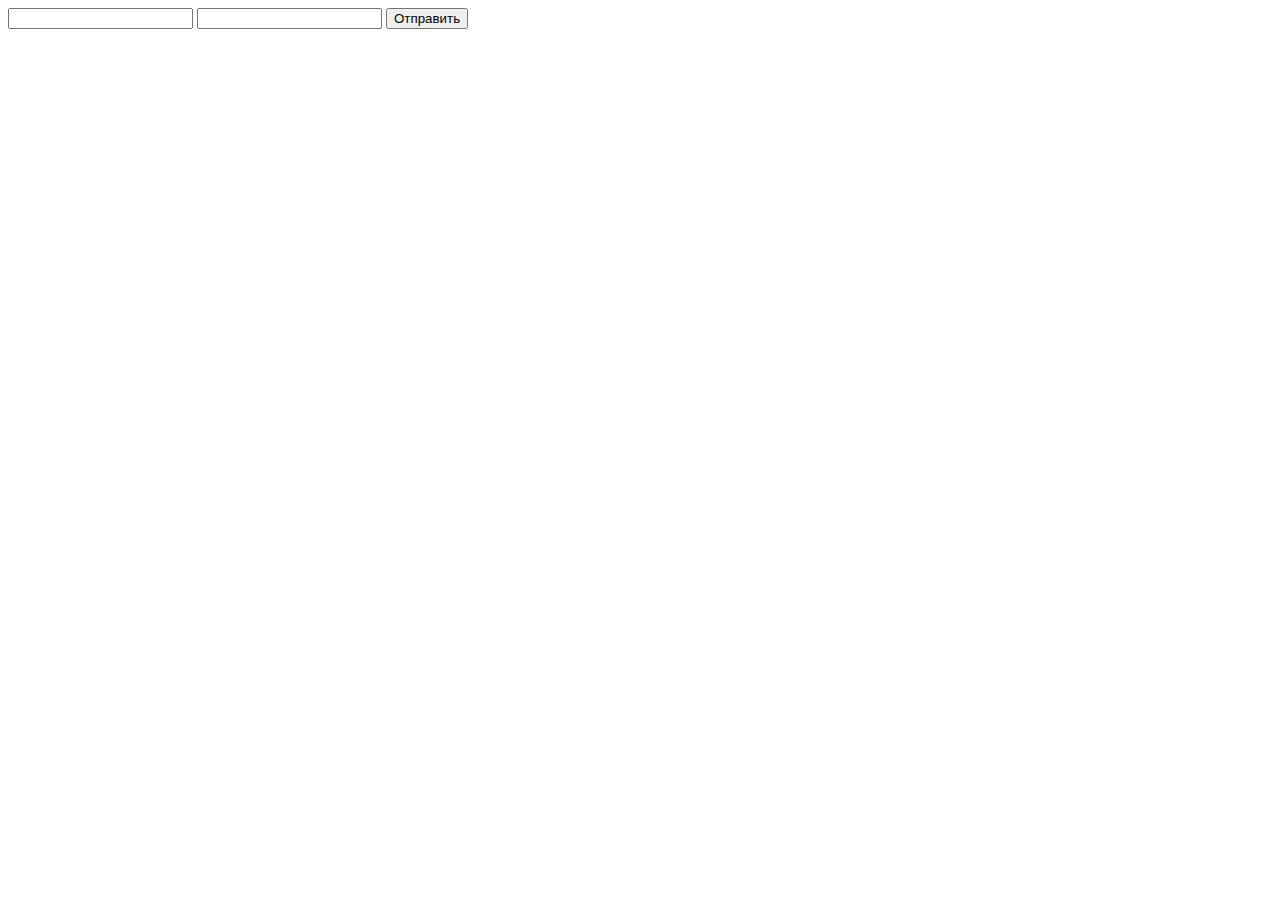
<file: MyHTTPService_5/static/index1.html>
<!DOCTYPE html>
<html lang="en">
<head>
    <meta charset="UTF-8">
    <meta name="viewport" content="width=device-width, initial-scale=1.0">
    <title>Document</title>
</head>
<body>
    <input type="text">
    <input type="text">
    <button type="submit" class="form-button">Отправить</button>

</body>
</html>
</file>
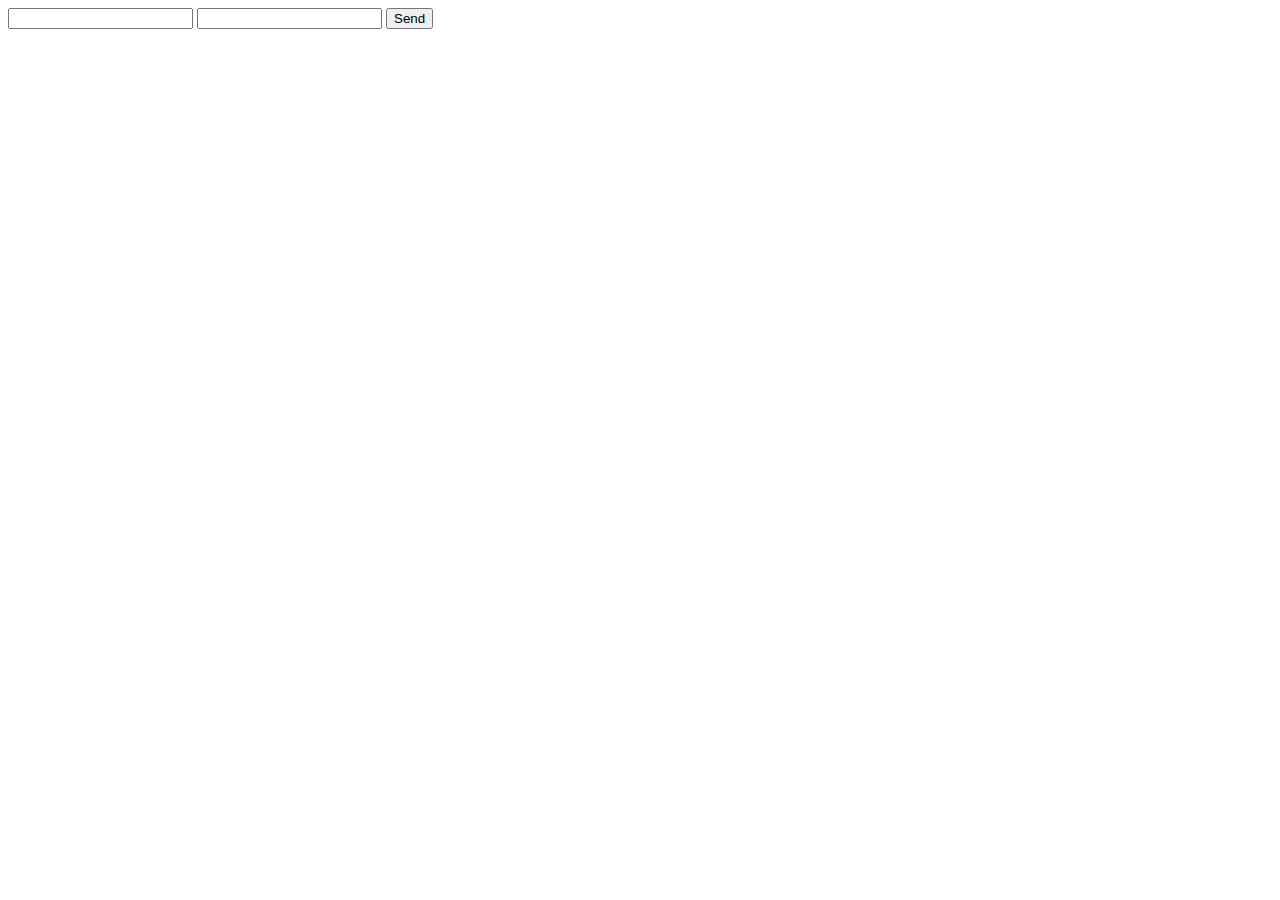
<file: MyHTTPService_5/MyHTTPService/bin/Debug/net6.0/static/index1.html>
<!DOCTYPE html>
<html lang="en">
<head>
    <meta charset="UTF-8">
    <meta name="viewport" content="width=device-width, initial-scale=1.0">
    <title>Document</title>
</head>
<body>
    <input type="text">
    <input type="text">
    <input type="submit" value="Send">

</body>
</html>
</file>
<file: Homework_1,2/static/styles/styles.css>
* {
    box-sizing: border-box;
    padding: 0;
    margin: 0;
    font-weight: 200;
}

@font-face {
    font-family: "Dodo Rounded Bold";
    src: url("https://db.onlinewebfonts.com/t/042f08aaf8a34dc8799a18600c3b08fb.eot");
    src: url("https://db.onlinewebfonts.com/t/042f08aaf8a34dc8799a18600c3b08fb.eot?#iefix")format("embedded-opentype"),
        url("https://db.onlinewebfonts.com/t/042f08aaf8a34dc8799a18600c3b08fb.woff2")format("woff2"),
        url("https://db.onlinewebfonts.com/t/042f08aaf8a34dc8799a18600c3b08fb.woff")format("woff"),
        url("https://db.onlinewebfonts.com/t/042f08aaf8a34dc8799a18600c3b08fb.ttf")format("truetype"),
        url("https://db.onlinewebfonts.com/t/042f08aaf8a34dc8799a18600c3b08fb.svg#Dodo Rounded Bold")format("svg");
}
html {
    box-sizing: border-box;
}
body {
    font-family: 'Dodo Rounded Bold';
    font-size: 22px;
    line-height: 36px;
    color: #000;
}

.container {
    max-width: 1360px;
    width: 100%;
    padding: 50px 0;
    padding-left: 80px;
    margin: 0 auto;
    height: auto;
}

.header-container {
    display: flex;

}

#team {
    width: 2300px;
    height: 64px;
}

.header-right-button {
    align-items: center;
    padding-left: 748px;
    padding-top: 10px;

}

.header-button {
    background-color: #efe41a;
    font-size: 22px;
    line-height: 36px;
    font-weight: 500;
    border-radius: 64px;
    font-family: "Dodo Rounded Bold";
    border-color: transparent;
    width: 210px;
    height: 55px;
    cursor: pointer;
}

.header-right-work {
    margin-top: -53px;
    margin-left: -90px;
}

.heroes {
    display: flex;
}

.heroes-left {
    display: flex;
    flex-direction: column;
    width: 640px;
}

.heroes-title {
    margin-bottom: 10.6px;
    font-size: 80px;
    line-height: 88px;
}

.heroes-description {
    margin-top: 12px;
    margin-left: 80px;
    position: relative;
    max-width: 476px;
}

.heroes-image {
    width: 572px;
    height: 176px;
    position: relative;
}

.footer-top {
    margin-bottom: 64px;
    display: flex;
    justify-content: space-between;
}

.footer-item {
    margin-bottom: 8px;
    font-size: 16px;
    line-height: 24px;
    font-weight: lighter;
}

.footer-item a {
    color: gray;
    text-decoration: none
}

.footer-apps {
    padding-right: 100px;
    display: flex;
}

.footer-item-app {
    margin-right: 10px;
}

li,
ul {
    list-style: none;
}

.footer-middle {
    display: flex;
    padding-bottom: 24px;
    align-items: center;
}

.list-social-item {
    margin-right: 32px;
    font-weight: 400;
    font-size: 16px;
    line-height: 24px;
}

.social-text {
    color: grey;
}

.social-icon {
    max-width: 100%;
}

.footer-bottom {
    padding-top: 24px;
    display: flex;
    align-items: center;
}

.copyright {
    display: flex;
    align-items: center;
}

.copyright-image {
    margin-right: 16px;
    width: 104px;
    height: 22px;
}

.copyright-text {
    font-size: 16px;
    line-height: 24px;
    font-weight: 400;
    color: grey;
}

.footer-client-links {
    display: flex;
    align-items: center;
}

.first {
    margin-left: 16px;
    margin-right: 16px;
}

.footer-link {
    font-weight: 400;
    font-size: 16px;
    line-height: 24px;
    color: grey;
    text-decoration: none;
}

.footer-feedback {
    display: inline-flex;
    margin-left: auto;
    font-size: 16px;
    line-height: 24px;
    font-weight: 400;
    color: grey;
    text-decoration: none;
}

.footer-adress {
    padding-top: 24px;
    font-size: 14px;
    line-height: 20px;
    font-weight: 400;
    color: #DCDCDC;
}

.position-title {
    margin-bottom: 24px;
    font-size: 46px;
    line-height: 64px;
    font-weight: 500;
}

.position-description {
    margin-bottom: 36px;
}

.vacancies {
    display: flex;
    margin-left: -4px;
}
.card-image{
    position: absolute;
    top: 0;
    left: 0;
    width: 100%;
    height: 100%;
}

.vacancy-card {
    position: relative;
    display: flex;
    align-items: flex-end;
    width: 214px;
    height: 276px;
    background-size: cover;
    background-repeat: no-repeat;
    background-position: 50%;
    cursor: pointer;
    border: 4px solid #fff;
    border-radius: 44px;
    overflow: hidden;
}

.card-info {
    padding: 27px 20px 20px;
    border-bottom-left-radius: 45px;
    border-bottom-right-radius: 45px;
    overflow: hidden;
    position: relative;
    z-index: 20;
}

.role {
    top: 80%;
    position: relative;
    z-index: 20;
    display: inline-block;
    padding: 3.5px 8px;
    font-size: 20px;
    line-height: 100%;
    font-weight: 500;
    background-color: #efe41a;
    border-radius: 20px;
}

.advantages {
    padding: 80px 0;
}

.container-advantages {
    display: flex;
    justify-content: space-between;
    align-items: flex-start;
}

.advantages-description {
    max-width: 730px;
    margin-right: 200px;
}

.advantages-title {
    font-size: 46px;
    line-height: 64px;
    font-weight: 500;
    margin-bottom: 24px;
    max-width: 650px;
}

.advantages-logos {
    width: 100%;
}

.advantages-list {
    display: grid;
    grid-template-columns: repeat(2, 1fr);
    grid-gap: 40px 23.5px;
    max-width: max-content;
}

.advantages-items {
    line-height: 1;
    width: 188px;
}

.item-icon {
    margin-bottom: 7.53px;
}

.item-text {
    display: flex;
    flex-direction: column;
    align-items: flex-start;
    font-size: 26.3547px;
    line-height: 36.03px;
    font-weight: 500;
    letter-spacing: .035em;
}

.phrase {
    padding: 2.76496px 16.0011px 1.94124px;
    background-color: #efe41a;
    border-radius: 20.7073px;
}

.second-phrase {
    margin-top: -7px;
    border-radius: 18.8248px 20.7073px 20.7073px 3.76496px;
}

.care-description {
    margin-bottom: 40px;
    max-width: 759px;
}

.care {
    padding-bottom: 30px;
}

.care-advantages {
    display: flex;
}

.first-slide {
    background-color: #C5A6CF;
}

.support-slide {
    margin-right: 28px;
    padding: 32px 40px 48px;
    max-width: 400px;
    border-radius: 64px;
    min-height: 500px;
}

.support-card-icon {
    margin-left: -6px;
    margin-bottom: 24px;
    width: 72px;
    height: 72px;
}

.card-title {
    margin-bottom: 24px;
    font-size: 32px;
    line-height: 36px;
    font-weight: 500;
}

.card-description {
    font-size: 20px;
    line-height: 28px;
    font-weight: 400;
    width: 328px;
    ;
}

.second-slide {
    background-color: #ED771E;
}

.last-slide {
    background-color: #EFE41A;
}

.forms {
    padding: 10px 0;
}

.form-title {
    margin-bottom: 40px;
}

.form-inners {
    width: 100%;
    display: flex;
}

.form-left {
    width: 100%;
    max-width: 490px;
}

.form-right {
    margin-left: 90px;
}

.form {
    margin-bottom: 24px;
    display: flex;
}

.selection {
    padding-left: 30px;
    border: 2px solid #efefef;
    border-radius: 13px;
    transition: opacity .2s ease-in-out;
    outline: none;
    width: 550px;
    height: 48px;
}

input {
    font-family: "Dodo Rounded Bold";
    font-size: 16px;
}

.form-input {
    padding-left: 32px;
    height: 50px;
    width: 550px;

    border: 1px solid #efefef;
    border-radius: 13px;
}

.birthdate {
    width: 267px;
    margin-right: 17px;
}

.telephone {
    width: 267px;
}

.form-info {
    font-size: 14px;
    color: #DCDCDC;
}

.data-checkbox {
    display: flex;
    align-items: flex-start;
    font-family: "Dodo Rounded v2", sans-serif;
    font-weight: 400;
    font-size: 18px;
    line-height: 20px;
}

.checkbox-info {
    margin-top: 3px;
    font-size: 14px;
    cursor: pointer;
}

.checkbox-info a {
    color: #ed771e;
    text-decoration: none;
}

.checkbox-field {
    position: absolute;
    z-index: -1;
    opacity: 0;
}

.checkbox-field+label {
    display: inline-flex;
    align-items: center;
    user-select: none;
}

.checkbox-field+label::before {
    cursor: pointer;
    background-color: #faefe1;
    content: '';
    display: inline-block;
    width: 16px;
    height: 16px;
    flex-shrink: 0;
    flex-grow: 0;
    border: transparent;
    border-radius: 0.25em;
    margin-right: 0.5em;
    background-repeat: no-repeat;
    background-position: center center;
    background-size: 50% 50%;
}

.checkbox-field:checked+label::before {
    border-color: transparent;
    box-shadow: 0 4px 8px rgba(44, 39, 56, .04);
    background-color: #faefe1;
    background-image: url([data-uri]);
    background-repeat: no-repeat;
    background-position: 50%;
    background-size: 80%;
}

.form-button {
    margin-top: 30px;
    padding: 10px 17px;
    min-width: 270px;
    border-radius: 64px;
    border-color: transparent;
    font-size: 17px;
    line-height: 27px;
    font-weight: 530;
    color: #000;
    background-color: #ed771e;
}

.form-button:focus,
.form-button:hover {
    background-color: #efe41a;
}

.questions {
    padding-top: 80px;
    min-height: 609px;
}

.questions-container {
    display: flex;
}

.questions-left {
    width: 100%;
    max-width: 450px;
    margin-right: 15px;
}

.title {
    display: block;
    margin-bottom: 24px;
}

.questions-description {
    font-size: 18px;
    max-width: 580px;
    font-weight: 400;
    font-weight: lighter;
}

a {
    color: #ed771e;
    text-decoration: none;
}

.questions-right {
    box-sizing: border-box;
    width: 100%;
    max-width: 580px;
}

.questions-buttons {
    margin-left: 30px;
    margin-bottom: 32px;
    display: flex;
    align-items: center;
}

.questions-button {
    font-weight: 300;
    font-size: 25px;
    line-height: 40px;
    margin-right: 40px;
}

button {
    padding: 0;
    margin: 0;
    background-color: transparent;
    cursor: pointer;
    border: none;
    outline: none;
    text-transform: none;
    font-family: inherit;
}

ul {
    display: block;
    list-style-type: disc;
    margin-block-start: 1em;
    margin-block-end: 1em;
    margin-inline-start: 0px;
    margin-inline-end: 0px;
    padding-inline-start: 40px;
}

.questions-item {
    margin-bottom: 16px;
}

.accordeon-button {
    outline: none;
    border: none;
    padding: 20px 32px;
    background-color: #f8f8f8;
    width: 100%;
    border-radius: 24px;
    text-align: left;
    cursor: pointer;
    height: 75px;
}

.accordeon-inner {
    font-size: 16px;
    display: flex;
    align-items: center;
    justify-content: space-between;
    width: 100%;
    min-height: 36px;
    text-align: left;
    color: #000;
    cursor: pointer;
}
.heroes-bottom{
    padding-top: 10px;
}
.hero-title{
    position: relative;
    display: block;
    margin-bottom: -17.5px;
    margin-left: 58px;
    font-size: 46px;
    color: #000;
    font-style: normal;
    font-weight: 500;
    line-height: 64px;
    transform: rotate(-2.5deg);
    z-index: 5;
}
.heroes-slides{
    width: 100%; 
    height: 688px;
    margin-top: 17.5px;
}
.heroes-buttons{
    display: flex;
    justify-content: space-between;
    position: relative;
    left: 90px;
    transform: translateY(-50%);
    margin: 0 auto;
    pointer-events: none;
}
.arrow-button{
    top: -350%;
    left: -100px;
    display: flex;
    position: absolute;
    justify-content: center;
    align-items: center;
    height: 128px;
    width: 64px;
    pointer-events: all;
}
.arrow-button svg{
    height: 54.86px;
    width: 27.43px;
}
.arrow-button-second{
    position: absolute;
    left: 1270px;
    transform: rotate(180deg);
}
</file>
<file: MyHttpServer/static/styles/styles.css>
* {
    box-sizing: border-box;
    padding: 0;
    margin: 0;
    font-weight: 200;
}

@font-face {
    font-family: "Dodo Rounded Bold";
    src: url("https://db.onlinewebfonts.com/t/042f08aaf8a34dc8799a18600c3b08fb.eot");
    src: url("https://db.onlinewebfonts.com/t/042f08aaf8a34dc8799a18600c3b08fb.eot?#iefix")format("embedded-opentype"),
        url("https://db.onlinewebfonts.com/t/042f08aaf8a34dc8799a18600c3b08fb.woff2")format("woff2"),
        url("https://db.onlinewebfonts.com/t/042f08aaf8a34dc8799a18600c3b08fb.woff")format("woff"),
        url("https://db.onlinewebfonts.com/t/042f08aaf8a34dc8799a18600c3b08fb.ttf")format("truetype"),
        url("https://db.onlinewebfonts.com/t/042f08aaf8a34dc8799a18600c3b08fb.svg#Dodo Rounded Bold")format("svg");
}
html {
    box-sizing: border-box;
}
body {
    font-family: 'Dodo Rounded Bold';
    font-size: 22px;
    line-height: 36px;
    color: #000;
}

.container {
    max-width: 1360px;
    width: 100%;
    padding: 50px 0;
    padding-left: 80px;
    margin: 0 auto;
    height: auto;
}

.header-container {
    display: flex;

}

#team {
    width: 2300px;
    height: 64px;
}

.header-right-button {
    align-items: center;
    padding-left: 748px;
    padding-top: 10px;

}

.header-button {
    background-color: #efe41a;
    font-size: 22px;
    line-height: 36px;
    font-weight: 500;
    border-radius: 64px;
    font-family: "Dodo Rounded Bold";
    border-color: transparent;
    width: 210px;
    height: 55px;
    cursor: pointer;
}

.header-right-work {
    margin-top: -53px;
    margin-left: -90px;
}

.heroes {
    display: flex;
}

.heroes-left {
    display: flex;
    flex-direction: column;
    width: 640px;
}

.heroes-title {
    margin-bottom: 10.6px;
    font-size: 80px;
    line-height: 88px;
}

.heroes-description {
    margin-top: 12px;
    margin-left: 80px;
    position: relative;
    max-width: 476px;
}

.heroes-image {
    width: 572px;
    height: 176px;
    position: relative;
}

.footer-top {
    margin-bottom: 64px;
    display: flex;
    justify-content: space-between;
}

.footer-item {
    margin-bottom: 8px;
    font-size: 16px;
    line-height: 24px;
    font-weight: lighter;
}

.footer-item a {
    color: gray;
    text-decoration: none
}

.footer-apps {
    padding-right: 100px;
    display: flex;
}

.footer-item-app {
    margin-right: 10px;
}

li,
ul {
    list-style: none;
}

.footer-middle {
    display: flex;
    padding-bottom: 24px;
    align-items: center;
}

.list-social-item {
    margin-right: 32px;
    font-weight: 400;
    font-size: 16px;
    line-height: 24px;
}

.social-text {
    color: grey;
}

.social-icon {
    max-width: 100%;
}

.footer-bottom {
    padding-top: 24px;
    display: flex;
    align-items: center;
}

.copyright {
    display: flex;
    align-items: center;
}

.copyright-image {
    margin-right: 16px;
    width: 104px;
    height: 22px;
}

.copyright-text {
    font-size: 16px;
    line-height: 24px;
    font-weight: 400;
    color: grey;
}

.footer-client-links {
    display: flex;
    align-items: center;
}

.first {
    margin-left: 16px;
    margin-right: 16px;
}

.footer-link {
    font-weight: 400;
    font-size: 16px;
    line-height: 24px;
    color: grey;
    text-decoration: none;
}

.footer-feedback {
    display: inline-flex;
    margin-left: auto;
    font-size: 16px;
    line-height: 24px;
    font-weight: 400;
    color: grey;
    text-decoration: none;
}

.footer-adress {
    padding-top: 24px;
    font-size: 14px;
    line-height: 20px;
    font-weight: 400;
    color: #DCDCDC;
}

.position-title {
    margin-bottom: 24px;
    font-size: 46px;
    line-height: 64px;
    font-weight: 500;
}

.position-description {
    margin-bottom: 36px;
}

.vacancies {
    display: flex;
    margin-left: -4px;
}
.card-image{
    position: absolute;
    top: 0;
    left: 0;
    width: 100%;
    height: 100%;
}

.vacancy-card {
    position: relative;
    display: flex;
    align-items: flex-end;
    width: 214px;
    height: 276px;
    background-size: cover;
    background-repeat: no-repeat;
    background-position: 50%;
    cursor: pointer;
    border: 4px solid #fff;
    border-radius: 44px;
    overflow: hidden;
}

.card-info {
    padding: 27px 20px 20px;
    border-bottom-left-radius: 45px;
    border-bottom-right-radius: 45px;
    overflow: hidden;
    position: relative;
    z-index: 20;
}

.role {
    top: 80%;
    position: relative;
    z-index: 20;
    display: inline-block;
    padding: 3.5px 8px;
    font-size: 20px;
    line-height: 100%;
    font-weight: 500;
    background-color: #efe41a;
    border-radius: 20px;
}

.advantages {
    padding: 80px 0;
}

.container-advantages {
    display: flex;
    justify-content: space-between;
    align-items: flex-start;
}

.advantages-description {
    max-width: 730px;
    margin-right: 200px;
}

.advantages-title {
    font-size: 46px;
    line-height: 64px;
    font-weight: 500;
    margin-bottom: 24px;
    max-width: 650px;
}

.advantages-logos {
    width: 100%;
}

.advantages-list {
    display: grid;
    grid-template-columns: repeat(2, 1fr);
    grid-gap: 40px 23.5px;
    max-width: max-content;
}

.advantages-items {
    line-height: 1;
    width: 188px;
}

.item-icon {
    margin-bottom: 7.53px;
}

.item-text {
    display: flex;
    flex-direction: column;
    align-items: flex-start;
    font-size: 26.3547px;
    line-height: 36.03px;
    font-weight: 500;
    letter-spacing: .035em;
}

.phrase {
    padding: 2.76496px 16.0011px 1.94124px;
    background-color: #efe41a;
    border-radius: 20.7073px;
}

.second-phrase {
    margin-top: -7px;
    border-radius: 18.8248px 20.7073px 20.7073px 3.76496px;
}

.care-description {
    margin-bottom: 40px;
    max-width: 759px;
}

.care {
    padding-bottom: 30px;
}

.care-advantages {
    display: flex;
}

.first-slide {
    background-color: #C5A6CF;
}

.support-slide {
    margin-right: 28px;
    padding: 32px 40px 48px;
    max-width: 400px;
    border-radius: 64px;
    min-height: 500px;
}

.support-card-icon {
    margin-left: -6px;
    margin-bottom: 24px;
    width: 72px;
    height: 72px;
}

.card-title {
    margin-bottom: 24px;
    font-size: 32px;
    line-height: 36px;
    font-weight: 500;
}

.card-description {
    font-size: 20px;
    line-height: 28px;
    font-weight: 400;
    width: 328px;
    ;
}

.second-slide {
    background-color: #ED771E;
}

.last-slide {
    background-color: #EFE41A;
}

.forms {
    padding: 10px 0;
}

.form-title {
    margin-bottom: 40px;
}

.form-inners {
    width: 100%;
    display: flex;
}

.form-left {
    width: 100%;
    max-width: 490px;
}

.form-right {
    margin-left: 90px;
}

.form {
    margin-bottom: 24px;
    display: flex;
}

.selection {
    padding-left: 30px;
    border: 2px solid #efefef;
    border-radius: 13px;
    transition: opacity .2s ease-in-out;
    outline: none;
    width: 550px;
    height: 48px;
}

input {
    font-family: "Dodo Rounded Bold";
    font-size: 16px;
}

.form-input {
    padding-left: 32px;
    height: 50px;
    width: 550px;

    border: 1px solid #efefef;
    border-radius: 13px;
}

.birthdate {
    width: 267px;
    margin-right: 17px;
}

.telephone {
    width: 267px;
}

.form-info {
    font-size: 14px;
    color: #DCDCDC;
}

.data-checkbox {
    display: flex;
    align-items: flex-start;
    font-family: "Dodo Rounded v2", sans-serif;
    font-weight: 400;
    font-size: 18px;
    line-height: 20px;
}

.checkbox-info {
    margin-top: 3px;
    font-size: 14px;
    cursor: pointer;
}

.checkbox-info a {
    color: #ed771e;
    text-decoration: none;
}

.checkbox-field {
    position: absolute;
    z-index: -1;
    opacity: 0;
}

.checkbox-field+label {
    display: inline-flex;
    align-items: center;
    user-select: none;
}

.checkbox-field+label::before {
    cursor: pointer;
    background-color: #faefe1;
    content: '';
    display: inline-block;
    width: 16px;
    height: 16px;
    flex-shrink: 0;
    flex-grow: 0;
    border: transparent;
    border-radius: 0.25em;
    margin-right: 0.5em;
    background-repeat: no-repeat;
    background-position: center center;
    background-size: 50% 50%;
}

.checkbox-field:checked+label::before {
    border-color: transparent;
    box-shadow: 0 4px 8px rgba(44, 39, 56, .04);
    background-color: #faefe1;
    background-image: url([data-uri]);
    background-repeat: no-repeat;
    background-position: 50%;
    background-size: 80%;
}

.form-button {
    margin-top: 30px;
    padding: 10px 17px;
    min-width: 270px;
    border-radius: 64px;
    border-color: transparent;
    font-size: 17px;
    line-height: 27px;
    font-weight: 530;
    color: #000;
    background-color: #ed771e;
}

.form-button:focus,
.form-button:hover {
    background-color: #efe41a;
}

.questions {
    padding-top: 80px;
    min-height: 609px;
}

.questions-container {
    display: flex;
}

.questions-left {
    width: 100%;
    max-width: 450px;
    margin-right: 15px;
}

.title {
    display: block;
    margin-bottom: 24px;
}

.questions-description {
    font-size: 18px;
    max-width: 580px;
    font-weight: 400;
    font-weight: lighter;
}

a {
    color: #ed771e;
    text-decoration: none;
}

.questions-right {
    box-sizing: border-box;
    width: 100%;
    max-width: 580px;
}

.questions-buttons {
    margin-left: 30px;
    margin-bottom: 32px;
    display: flex;
    align-items: center;
}

.questions-button {
    font-weight: 300;
    font-size: 25px;
    line-height: 40px;
    margin-right: 40px;
}

button {
    padding: 0;
    margin: 0;
    background-color: transparent;
    cursor: pointer;
    border: none;
    outline: none;
    text-transform: none;
    font-family: inherit;
}

ul {
    display: block;
    list-style-type: disc;
    margin-block-start: 1em;
    margin-block-end: 1em;
    margin-inline-start: 0px;
    margin-inline-end: 0px;
    padding-inline-start: 40px;
}

.questions-item {
    margin-bottom: 16px;
}

.accordeon-button {
    outline: none;
    border: none;
    padding: 20px 32px;
    background-color: #f8f8f8;
    width: 100%;
    border-radius: 24px;
    text-align: left;
    cursor: pointer;
    height: 75px;
}

.accordeon-inner {
    font-size: 16px;
    display: flex;
    align-items: center;
    justify-content: space-between;
    width: 100%;
    min-height: 36px;
    text-align: left;
    color: #000;
    cursor: pointer;
}
.heroes-bottom{
    padding-top: 10px;
}
.hero-title{
    position: relative;
    display: block;
    margin-bottom: -17.5px;
    margin-left: 58px;
    font-size: 46px;
    color: #000;
    font-style: normal;
    font-weight: 500;
    line-height: 64px;
    transform: rotate(-2.5deg);
    z-index: 5;
}
.heroes-slides{
    width: 100%; 
    height: 688px;
    margin-top: 17.5px;
}
.heroes-buttons{
    display: flex;
    justify-content: space-between;
    position: relative;
    left: 90px;
    transform: translateY(-50%);
    margin: 0 auto;
    pointer-events: none;
}
.arrow-button{
    top: -350%;
    left: -100px;
    display: flex;
    position: absolute;
    justify-content: center;
    align-items: center;
    height: 128px;
    width: 64px;
    pointer-events: all;
}
.arrow-button svg{
    height: 54.86px;
    width: 27.43px;
}
.arrow-button-second{
    position: absolute;
    left: 1270px;
    transform: rotate(180deg);
}
</file>
<file: MyHTTPService_5/static/styles/styles.css>
* {
    box-sizing: border-box;
    padding: 0;
    margin: 0;
    font-weight: 200;
}

@font-face {
    font-family: "Dodo Rounded Bold";
    src: url("https://db.onlinewebfonts.com/t/042f08aaf8a34dc8799a18600c3b08fb.eot");
    src: url("https://db.onlinewebfonts.com/t/042f08aaf8a34dc8799a18600c3b08fb.eot?#iefix")format("embedded-opentype"),
        url("https://db.onlinewebfonts.com/t/042f08aaf8a34dc8799a18600c3b08fb.woff2")format("woff2"),
        url("https://db.onlinewebfonts.com/t/042f08aaf8a34dc8799a18600c3b08fb.woff")format("woff"),
        url("https://db.onlinewebfonts.com/t/042f08aaf8a34dc8799a18600c3b08fb.ttf")format("truetype"),
        url("https://db.onlinewebfonts.com/t/042f08aaf8a34dc8799a18600c3b08fb.svg#Dodo Rounded Bold")format("svg");
}
html {
    box-sizing: border-box;
}
body {
    font-family: 'Dodo Rounded Bold';
    font-size: 22px;
    line-height: 36px;
    color: #000;
}

.container {
    max-width: 1360px;
    width: 100%;
    padding: 50px 0;
    padding-left: 80px;
    margin: 0 auto;
    height: auto;
}

.header-container {
    display: flex;

}

#team {
    width: 2300px;
    height: 64px;
}

.header-right-button {
    align-items: center;
    padding-left: 748px;
    padding-top: 10px;

}

.header-button {
    background-color: #efe41a;
    font-size: 22px;
    line-height: 36px;
    font-weight: 500;
    border-radius: 64px;
    font-family: "Dodo Rounded Bold";
    border-color: transparent;
    width: 210px;
    height: 55px;
    cursor: pointer;
}

.header-right-work {
    margin-top: -53px;
    margin-left: -90px;
}

.heroes {
    display: flex;
}

.heroes-left {
    display: flex;
    flex-direction: column;
    width: 640px;
}

.heroes-title {
    margin-bottom: 10.6px;
    font-size: 80px;
    line-height: 88px;
}

.heroes-description {
    margin-top: 12px;
    margin-left: 80px;
    position: relative;
    max-width: 476px;
}

.heroes-image {
    width: 572px;
    height: 176px;
    position: relative;
}

.footer-top {
    margin-bottom: 64px;
    display: flex;
    justify-content: space-between;
}

.footer-item {
    margin-bottom: 8px;
    font-size: 16px;
    line-height: 24px;
    font-weight: lighter;
}

.footer-item a {
    color: gray;
    text-decoration: none
}

.footer-apps {
    padding-right: 100px;
    display: flex;
}

.footer-item-app {
    margin-right: 10px;
}

li,
ul {
    list-style: none;
}

.footer-middle {
    display: flex;
    padding-bottom: 24px;
    align-items: center;
}

.list-social-item {
    margin-right: 32px;
    font-weight: 400;
    font-size: 16px;
    line-height: 24px;
}

.social-text {
    color: grey;
}

.social-icon {
    max-width: 100%;
}

.footer-bottom {
    padding-top: 24px;
    display: flex;
    align-items: center;
}

.copyright {
    display: flex;
    align-items: center;
}

.copyright-image {
    margin-right: 16px;
    width: 104px;
    height: 22px;
}

.copyright-text {
    font-size: 16px;
    line-height: 24px;
    font-weight: 400;
    color: grey;
}

.footer-client-links {
    display: flex;
    align-items: center;
}

.first {
    margin-left: 16px;
    margin-right: 16px;
}

.footer-link {
    font-weight: 400;
    font-size: 16px;
    line-height: 24px;
    color: grey;
    text-decoration: none;
}

.footer-feedback {
    display: inline-flex;
    margin-left: auto;
    font-size: 16px;
    line-height: 24px;
    font-weight: 400;
    color: grey;
    text-decoration: none;
}

.footer-adress {
    padding-top: 24px;
    font-size: 14px;
    line-height: 20px;
    font-weight: 400;
    color: #DCDCDC;
}

.position-title {
    margin-bottom: 24px;
    font-size: 46px;
    line-height: 64px;
    font-weight: 500;
}

.position-description {
    margin-bottom: 36px;
}

.vacancies {
    display: flex;
    margin-left: -4px;
}
.card-image{
    position: absolute;
    top: 0;
    left: 0;
    width: 100%;
    height: 100%;
}

.vacancy-card {
    position: relative;
    display: flex;
    align-items: flex-end;
    width: 214px;
    height: 276px;
    background-size: cover;
    background-repeat: no-repeat;
    background-position: 50%;
    cursor: pointer;
    border: 4px solid #fff;
    border-radius: 44px;
    overflow: hidden;
}

.card-info {
    padding: 27px 20px 20px;
    border-bottom-left-radius: 45px;
    border-bottom-right-radius: 45px;
    overflow: hidden;
    position: relative;
    z-index: 20;
}

.role {
    top: 80%;
    position: relative;
    z-index: 20;
    display: inline-block;
    padding: 3.5px 8px;
    font-size: 20px;
    line-height: 100%;
    font-weight: 500;
    background-color: #efe41a;
    border-radius: 20px;
}

.advantages {
    padding: 80px 0;
}

.container-advantages {
    display: flex;
    justify-content: space-between;
    align-items: flex-start;
}

.advantages-description {
    max-width: 730px;
    margin-right: 200px;
}

.advantages-title {
    font-size: 46px;
    line-height: 64px;
    font-weight: 500;
    margin-bottom: 24px;
    max-width: 650px;
}

.advantages-logos {
    width: 100%;
}

.advantages-list {
    display: grid;
    grid-template-columns: repeat(2, 1fr);
    grid-gap: 40px 23.5px;
    max-width: max-content;
}

.advantages-items {
    line-height: 1;
    width: 188px;
}

.item-icon {
    margin-bottom: 7.53px;
}

.item-text {
    display: flex;
    flex-direction: column;
    align-items: flex-start;
    font-size: 26.3547px;
    line-height: 36.03px;
    font-weight: 500;
    letter-spacing: .035em;
}

.phrase {
    padding: 2.76496px 16.0011px 1.94124px;
    background-color: #efe41a;
    border-radius: 20.7073px;
}

.second-phrase {
    margin-top: -7px;
    border-radius: 18.8248px 20.7073px 20.7073px 3.76496px;
}

.care-description {
    margin-bottom: 40px;
    max-width: 759px;
}

.care {
    padding-bottom: 30px;
}

.care-advantages {
    display: flex;
}

.first-slide {
    background-color: #C5A6CF;
}

.support-slide {
    margin-right: 28px;
    padding: 32px 40px 48px;
    max-width: 400px;
    border-radius: 64px;
    min-height: 500px;
}

.support-card-icon {
    margin-left: -6px;
    margin-bottom: 24px;
    width: 72px;
    height: 72px;
}

.card-title {
    margin-bottom: 24px;
    font-size: 32px;
    line-height: 36px;
    font-weight: 500;
}

.card-description {
    font-size: 20px;
    line-height: 28px;
    font-weight: 400;
    width: 328px;
    ;
}

.second-slide {
    background-color: #ED771E;
}

.last-slide {
    background-color: #EFE41A;
}

.forms {
    padding: 10px 0;
}

.form-title {
    margin-bottom: 40px;
}

.form-inners {
    width: 100%;
    display: flex;
}

.form-left {
    width: 100%;
    max-width: 490px;
}

.form-right {
    margin-left: 90px;
}

.form {
    margin-bottom: 24px;
    display: flex;
}

.selection {
    padding-left: 30px;
    border: 2px solid #efefef;
    border-radius: 13px;
    transition: opacity .2s ease-in-out;
    outline: none;
    width: 550px;
    height: 48px;
}

input {
    font-family: "Dodo Rounded Bold";
    font-size: 16px;
}

.form-input {
    padding-left: 32px;
    height: 50px;
    width: 550px;

    border: 1px solid #efefef;
    border-radius: 13px;
}

.birthdate {
    width: 267px;
    margin-right: 17px;
}

.telephone {
    width: 267px;
}

.form-info {
    font-size: 14px;
    color: #DCDCDC;
}

.data-checkbox {
    display: flex;
    align-items: flex-start;
    font-family: "Dodo Rounded v2", sans-serif;
    font-weight: 400;
    font-size: 18px;
    line-height: 20px;
}

.checkbox-info {
    margin-top: 3px;
    font-size: 14px;
    cursor: pointer;
}

.checkbox-info a {
    color: #ed771e;
    text-decoration: none;
}

.checkbox-field {
    position: absolute;
    z-index: -1;
    opacity: 0;
}

.checkbox-field+label {
    display: inline-flex;
    align-items: center;
    user-select: none;
}

.checkbox-field+label::before {
    cursor: pointer;
    background-color: #faefe1;
    content: '';
    display: inline-block;
    width: 16px;
    height: 16px;
    flex-shrink: 0;
    flex-grow: 0;
    border: transparent;
    border-radius: 0.25em;
    margin-right: 0.5em;
    background-repeat: no-repeat;
    background-position: center center;
    background-size: 50% 50%;
}

.checkbox-field:checked+label::before {
    border-color: transparent;
    box-shadow: 0 4px 8px rgba(44, 39, 56, .04);
    background-color: #faefe1;
    background-image: url([data-uri]);
    background-repeat: no-repeat;
    background-position: 50%;
    background-size: 80%;
}

.form-button {
    margin-top: 30px;
    padding: 10px 17px;
    min-width: 270px;
    border-radius: 64px;
    border-color: transparent;
    font-size: 17px;
    line-height: 27px;
    font-weight: 530;
    color: #000;
    background-color: #ed771e;
}

.form-button:focus,
.form-button:hover {
    background-color: #efe41a;
}

.questions {
    padding-top: 80px;
    min-height: 609px;
}

.questions-container {
    display: flex;
}

.questions-left {
    width: 100%;
    max-width: 450px;
    margin-right: 15px;
}

.title {
    display: block;
    margin-bottom: 24px;
}

.questions-description {
    font-size: 18px;
    max-width: 580px;
    font-weight: 400;
    font-weight: lighter;
}

a {
    color: #ed771e;
    text-decoration: none;
}

.questions-right {
    box-sizing: border-box;
    width: 100%;
    max-width: 580px;
}

.questions-buttons {
    margin-left: 30px;
    margin-bottom: 32px;
    display: flex;
    align-items: center;
}

.questions-button {
    font-weight: 300;
    font-size: 25px;
    line-height: 40px;
    margin-right: 40px;
}

button {
    padding: 0;
    margin: 0;
    background-color: transparent;
    cursor: pointer;
    border: none;
    outline: none;
    text-transform: none;
    font-family: inherit;
}

ul {
    display: block;
    list-style-type: disc;
    margin-block-start: 1em;
    margin-block-end: 1em;
    margin-inline-start: 0px;
    margin-inline-end: 0px;
    padding-inline-start: 40px;
}

.questions-item {
    margin-bottom: 16px;
}

.accordeon-button {
    outline: none;
    border: none;
    padding: 20px 32px;
    background-color: #f8f8f8;
    width: 100%;
    border-radius: 24px;
    text-align: left;
    cursor: pointer;
    height: 75px;
}

.accordeon-inner {
    font-size: 16px;
    display: flex;
    align-items: center;
    justify-content: space-between;
    width: 100%;
    min-height: 36px;
    text-align: left;
    color: #000;
    cursor: pointer;
}
.heroes-bottom{
    padding-top: 10px;
}
.hero-title{
    position: relative;
    display: block;
    margin-bottom: -17.5px;
    margin-left: 58px;
    font-size: 46px;
    color: #000;
    font-style: normal;
    font-weight: 500;
    line-height: 64px;
    transform: rotate(-2.5deg);
    z-index: 5;
}
.heroes-slides{
    width: 100%; 
    height: 688px;
    margin-top: 17.5px;
}
.heroes-buttons{
    display: flex;
    justify-content: space-between;
    position: relative;
    left: 90px;
    transform: translateY(-50%);
    margin: 0 auto;
    pointer-events: none;
}
.arrow-button{
    top: -350%;
    left: -100px;
    display: flex;
    position: absolute;
    justify-content: center;
    align-items: center;
    height: 128px;
    width: 64px;
    pointer-events: all;
}
.arrow-button svg{
    height: 54.86px;
    width: 27.43px;
}
.arrow-button-second{
    position: absolute;
    left: 1270px;
    transform: rotate(180deg);
}
</file>
<file: MyHTTPService_5/MyHTTPService/bin/Debug/net6.0/static/styles/styles.css>
* {
    box-sizing: border-box;
    padding: 0;
    margin: 0;
    font-weight: 200;
}

@font-face {
    font-family: "Dodo Rounded Bold";
    src: url("https://db.onlinewebfonts.com/t/042f08aaf8a34dc8799a18600c3b08fb.eot");
    src: url("https://db.onlinewebfonts.com/t/042f08aaf8a34dc8799a18600c3b08fb.eot?#iefix")format("embedded-opentype"),
        url("https://db.onlinewebfonts.com/t/042f08aaf8a34dc8799a18600c3b08fb.woff2")format("woff2"),
        url("https://db.onlinewebfonts.com/t/042f08aaf8a34dc8799a18600c3b08fb.woff")format("woff"),
        url("https://db.onlinewebfonts.com/t/042f08aaf8a34dc8799a18600c3b08fb.ttf")format("truetype"),
        url("https://db.onlinewebfonts.com/t/042f08aaf8a34dc8799a18600c3b08fb.svg#Dodo Rounded Bold")format("svg");
}
html {
    box-sizing: border-box;
}
body {
    font-family: 'Dodo Rounded Bold';
    font-size: 22px;
    line-height: 36px;
    color: #000;
}

.container {
    max-width: 1360px;
    width: 100%;
    padding: 50px 0;
    padding-left: 80px;
    margin: 0 auto;
    height: auto;
}

.header-container {
    display: flex;

}

#team {
    width: 2300px;
    height: 64px;
}

.header-right-button {
    align-items: center;
    padding-left: 748px;
    padding-top: 10px;

}

.header-button {
    background-color: #efe41a;
    font-size: 22px;
    line-height: 36px;
    font-weight: 500;
    border-radius: 64px;
    font-family: "Dodo Rounded Bold";
    border-color: transparent;
    width: 210px;
    height: 55px;
    cursor: pointer;
}

.header-right-work {
    margin-top: -53px;
    margin-left: -90px;
}

.heroes {
    display: flex;
}

.heroes-left {
    display: flex;
    flex-direction: column;
    width: 640px;
}

.heroes-title {
    margin-bottom: 10.6px;
    font-size: 80px;
    line-height: 88px;
}

.heroes-description {
    margin-top: 12px;
    margin-left: 80px;
    position: relative;
    max-width: 476px;
}

.heroes-image {
    width: 572px;
    height: 176px;
    position: relative;
}

.footer-top {
    margin-bottom: 64px;
    display: flex;
    justify-content: space-between;
}

.footer-item {
    margin-bottom: 8px;
    font-size: 16px;
    line-height: 24px;
    font-weight: lighter;
}

.footer-item a {
    color: gray;
    text-decoration: none
}

.footer-apps {
    padding-right: 100px;
    display: flex;
}

.footer-item-app {
    margin-right: 10px;
}

li,
ul {
    list-style: none;
}

.footer-middle {
    display: flex;
    padding-bottom: 24px;
    align-items: center;
}

.list-social-item {
    margin-right: 32px;
    font-weight: 400;
    font-size: 16px;
    line-height: 24px;
}

.social-text {
    color: grey;
}

.social-icon {
    max-width: 100%;
}

.footer-bottom {
    padding-top: 24px;
    display: flex;
    align-items: center;
}

.copyright {
    display: flex;
    align-items: center;
}

.copyright-image {
    margin-right: 16px;
    width: 104px;
    height: 22px;
}

.copyright-text {
    font-size: 16px;
    line-height: 24px;
    font-weight: 400;
    color: grey;
}

.footer-client-links {
    display: flex;
    align-items: center;
}

.first {
    margin-left: 16px;
    margin-right: 16px;
}

.footer-link {
    font-weight: 400;
    font-size: 16px;
    line-height: 24px;
    color: grey;
    text-decoration: none;
}

.footer-feedback {
    display: inline-flex;
    margin-left: auto;
    font-size: 16px;
    line-height: 24px;
    font-weight: 400;
    color: grey;
    text-decoration: none;
}

.footer-adress {
    padding-top: 24px;
    font-size: 14px;
    line-height: 20px;
    font-weight: 400;
    color: #DCDCDC;
}

.position-title {
    margin-bottom: 24px;
    font-size: 46px;
    line-height: 64px;
    font-weight: 500;
}

.position-description {
    margin-bottom: 36px;
}

.vacancies {
    display: flex;
    margin-left: -4px;
}
.card-image{
    position: absolute;
    top: 0;
    left: 0;
    width: 100%;
    height: 100%;
}

.vacancy-card {
    position: relative;
    display: flex;
    align-items: flex-end;
    width: 214px;
    height: 276px;
    background-size: cover;
    background-repeat: no-repeat;
    background-position: 50%;
    cursor: pointer;
    border: 4px solid #fff;
    border-radius: 44px;
    overflow: hidden;
}

.card-info {
    padding: 27px 20px 20px;
    border-bottom-left-radius: 45px;
    border-bottom-right-radius: 45px;
    overflow: hidden;
    position: relative;
    z-index: 20;
}

.role {
    top: 80%;
    position: relative;
    z-index: 20;
    display: inline-block;
    padding: 3.5px 8px;
    font-size: 20px;
    line-height: 100%;
    font-weight: 500;
    background-color: #efe41a;
    border-radius: 20px;
}

.advantages {
    padding: 80px 0;
}

.container-advantages {
    display: flex;
    justify-content: space-between;
    align-items: flex-start;
}

.advantages-description {
    max-width: 730px;
    margin-right: 200px;
}

.advantages-title {
    font-size: 46px;
    line-height: 64px;
    font-weight: 500;
    margin-bottom: 24px;
    max-width: 650px;
}

.advantages-logos {
    width: 100%;
}

.advantages-list {
    display: grid;
    grid-template-columns: repeat(2, 1fr);
    grid-gap: 40px 23.5px;
    max-width: max-content;
}

.advantages-items {
    line-height: 1;
    width: 188px;
}

.item-icon {
    margin-bottom: 7.53px;
}

.item-text {
    display: flex;
    flex-direction: column;
    align-items: flex-start;
    font-size: 26.3547px;
    line-height: 36.03px;
    font-weight: 500;
    letter-spacing: .035em;
}

.phrase {
    padding: 2.76496px 16.0011px 1.94124px;
    background-color: #efe41a;
    border-radius: 20.7073px;
}

.second-phrase {
    margin-top: -7px;
    border-radius: 18.8248px 20.7073px 20.7073px 3.76496px;
}

.care-description {
    margin-bottom: 40px;
    max-width: 759px;
}

.care {
    padding-bottom: 30px;
}

.care-advantages {
    display: flex;
}

.first-slide {
    background-color: #C5A6CF;
}

.support-slide {
    margin-right: 28px;
    padding: 32px 40px 48px;
    max-width: 400px;
    border-radius: 64px;
    min-height: 500px;
}

.support-card-icon {
    margin-left: -6px;
    margin-bottom: 24px;
    width: 72px;
    height: 72px;
}

.card-title {
    margin-bottom: 24px;
    font-size: 32px;
    line-height: 36px;
    font-weight: 500;
}

.card-description {
    font-size: 20px;
    line-height: 28px;
    font-weight: 400;
    width: 328px;
    ;
}

.second-slide {
    background-color: #ED771E;
}

.last-slide {
    background-color: #EFE41A;
}

.forms {
    padding: 10px 0;
}

.form-title {
    margin-bottom: 40px;
}

.form-inners {
    width: 100%;
    display: flex;
}

.form-left {
    width: 100%;
    max-width: 490px;
}

.form-right {
    margin-left: 90px;
}

.form {
    margin-bottom: 24px;
    display: flex;
}

.selection {
    padding-left: 30px;
    border: 2px solid #efefef;
    border-radius: 13px;
    transition: opacity .2s ease-in-out;
    outline: none;
    width: 550px;
    height: 48px;
}

input {
    font-family: "Dodo Rounded Bold";
    font-size: 16px;
}

.form-input {
    padding-left: 32px;
    height: 50px;
    width: 550px;

    border: 1px solid #efefef;
    border-radius: 13px;
}

.birthdate {
    width: 267px;
    margin-right: 17px;
}

.telephone {
    width: 267px;
}

.form-info {
    font-size: 14px;
    color: #DCDCDC;
}

.data-checkbox {
    display: flex;
    align-items: flex-start;
    font-family: "Dodo Rounded v2", sans-serif;
    font-weight: 400;
    font-size: 18px;
    line-height: 20px;
}

.checkbox-info {
    margin-top: 3px;
    font-size: 14px;
    cursor: pointer;
}

.checkbox-info a {
    color: #ed771e;
    text-decoration: none;
}

.checkbox-field {
    position: absolute;
    z-index: -1;
    opacity: 0;
}

.checkbox-field+label {
    display: inline-flex;
    align-items: center;
    user-select: none;
}

.checkbox-field+label::before {
    cursor: pointer;
    background-color: #faefe1;
    content: '';
    display: inline-block;
    width: 16px;
    height: 16px;
    flex-shrink: 0;
    flex-grow: 0;
    border: transparent;
    border-radius: 0.25em;
    margin-right: 0.5em;
    background-repeat: no-repeat;
    background-position: center center;
    background-size: 50% 50%;
}

.checkbox-field:checked+label::before {
    border-color: transparent;
    box-shadow: 0 4px 8px rgba(44, 39, 56, .04);
    background-color: #faefe1;
    background-image: url([data-uri]);
    background-repeat: no-repeat;
    background-position: 50%;
    background-size: 80%;
}

.form-button {
    margin-top: 30px;
    padding: 10px 17px;
    min-width: 270px;
    border-radius: 64px;
    border-color: transparent;
    font-size: 17px;
    line-height: 27px;
    font-weight: 530;
    color: #000;
    background-color: #ed771e;
}

.form-button:focus,
.form-button:hover {
    background-color: #efe41a;
}

.questions {
    padding-top: 80px;
    min-height: 609px;
}

.questions-container {
    display: flex;
}

.questions-left {
    width: 100%;
    max-width: 450px;
    margin-right: 15px;
}

.title {
    display: block;
    margin-bottom: 24px;
}

.questions-description {
    font-size: 18px;
    max-width: 580px;
    font-weight: 400;
    font-weight: lighter;
}

a {
    color: #ed771e;
    text-decoration: none;
}

.questions-right {
    box-sizing: border-box;
    width: 100%;
    max-width: 580px;
}

.questions-buttons {
    margin-left: 30px;
    margin-bottom: 32px;
    display: flex;
    align-items: center;
}

.questions-button {
    font-weight: 300;
    font-size: 25px;
    line-height: 40px;
    margin-right: 40px;
}

button {
    padding: 0;
    margin: 0;
    background-color: transparent;
    cursor: pointer;
    border: none;
    outline: none;
    text-transform: none;
    font-family: inherit;
}

ul {
    display: block;
    list-style-type: disc;
    margin-block-start: 1em;
    margin-block-end: 1em;
    margin-inline-start: 0px;
    margin-inline-end: 0px;
    padding-inline-start: 40px;
}

.questions-item {
    margin-bottom: 16px;
}

.accordeon-button {
    outline: none;
    border: none;
    padding: 20px 32px;
    background-color: #f8f8f8;
    width: 100%;
    border-radius: 24px;
    text-align: left;
    cursor: pointer;
    height: 75px;
}

.accordeon-inner {
    font-size: 16px;
    display: flex;
    align-items: center;
    justify-content: space-between;
    width: 100%;
    min-height: 36px;
    text-align: left;
    color: #000;
    cursor: pointer;
}
.heroes-bottom{
    padding-top: 10px;
}
.hero-title{
    position: relative;
    display: block;
    margin-bottom: -17.5px;
    margin-left: 58px;
    font-size: 46px;
    color: #000;
    font-style: normal;
    font-weight: 500;
    line-height: 64px;
    transform: rotate(-2.5deg);
    z-index: 5;
}
.heroes-slides{
    width: 100%; 
    height: 688px;
    margin-top: 17.5px;
}
.heroes-buttons{
    display: flex;
    justify-content: space-between;
    position: relative;
    left: 90px;
    transform: translateY(-50%);
    margin: 0 auto;
    pointer-events: none;
}
.arrow-button{
    top: -350%;
    left: -100px;
    display: flex;
    position: absolute;
    justify-content: center;
    align-items: center;
    height: 128px;
    width: 64px;
    pointer-events: all;
}
.arrow-button svg{
    height: 54.86px;
    width: 27.43px;
}
.arrow-button-second{
    position: absolute;
    left: 1270px;
    transform: rotate(180deg);
}
</file>
<file: Homework_5/MyHttpServer/MyHttpServer/bin/Debug/net6.0/static/styles/styles.css>
* {
    box-sizing: border-box;
    padding: 0;
    margin: 0;
    font-weight: 200;
}

@font-face {
    font-family: "Dodo Rounded Bold";
    src: url("https://db.onlinewebfonts.com/t/042f08aaf8a34dc8799a18600c3b08fb.eot");
    src: url("https://db.onlinewebfonts.com/t/042f08aaf8a34dc8799a18600c3b08fb.eot?#iefix")format("embedded-opentype"),
        url("https://db.onlinewebfonts.com/t/042f08aaf8a34dc8799a18600c3b08fb.woff2")format("woff2"),
        url("https://db.onlinewebfonts.com/t/042f08aaf8a34dc8799a18600c3b08fb.woff")format("woff"),
        url("https://db.onlinewebfonts.com/t/042f08aaf8a34dc8799a18600c3b08fb.ttf")format("truetype"),
        url("https://db.onlinewebfonts.com/t/042f08aaf8a34dc8799a18600c3b08fb.svg#Dodo Rounded Bold")format("svg");
}
html {
    box-sizing: border-box;
}
body {
    font-family: 'Dodo Rounded Bold';
    font-size: 22px;
    line-height: 36px;
    color: #000;
}

.container {
    max-width: 1360px;
    width: 100%;
    padding: 50px 0;
    padding-left: 80px;
    margin: 0 auto;
    height: auto;
}

.header-container {
    display: flex;

}

#team {
    width: 2300px;
    height: 64px;
}

.header-right-button {
    align-items: center;
    padding-left: 748px;
    padding-top: 10px;

}

.header-button {
    background-color: #efe41a;
    font-size: 22px;
    line-height: 36px;
    font-weight: 500;
    border-radius: 64px;
    font-family: "Dodo Rounded Bold";
    border-color: transparent;
    width: 210px;
    height: 55px;
    cursor: pointer;
}

.header-right-work {
    margin-top: -53px;
    margin-left: -90px;
}

.heroes {
    display: flex;
}

.heroes-left {
    display: flex;
    flex-direction: column;
    width: 640px;
}

.heroes-title {
    margin-bottom: 10.6px;
    font-size: 80px;
    line-height: 88px;
}

.heroes-description {
    margin-top: 12px;
    margin-left: 80px;
    position: relative;
    max-width: 476px;
}

.heroes-image {
    width: 572px;
    height: 176px;
    position: relative;
}

.footer-top {
    margin-bottom: 64px;
    display: flex;
    justify-content: space-between;
}

.footer-item {
    margin-bottom: 8px;
    font-size: 16px;
    line-height: 24px;
    font-weight: lighter;
}

.footer-item a {
    color: gray;
    text-decoration: none
}

.footer-apps {
    padding-right: 100px;
    display: flex;
}

.footer-item-app {
    margin-right: 10px;
}

li,
ul {
    list-style: none;
}

.footer-middle {
    display: flex;
    padding-bottom: 24px;
    align-items: center;
}

.list-social-item {
    margin-right: 32px;
    font-weight: 400;
    font-size: 16px;
    line-height: 24px;
}

.social-text {
    color: grey;
}

.social-icon {
    max-width: 100%;
}

.footer-bottom {
    padding-top: 24px;
    display: flex;
    align-items: center;
}

.copyright {
    display: flex;
    align-items: center;
}

.copyright-image {
    margin-right: 16px;
    width: 104px;
    height: 22px;
}

.copyright-text {
    font-size: 16px;
    line-height: 24px;
    font-weight: 400;
    color: grey;
}

.footer-client-links {
    display: flex;
    align-items: center;
}

.first {
    margin-left: 16px;
    margin-right: 16px;
}

.footer-link {
    font-weight: 400;
    font-size: 16px;
    line-height: 24px;
    color: grey;
    text-decoration: none;
}

.footer-feedback {
    display: inline-flex;
    margin-left: auto;
    font-size: 16px;
    line-height: 24px;
    font-weight: 400;
    color: grey;
    text-decoration: none;
}

.footer-adress {
    padding-top: 24px;
    font-size: 14px;
    line-height: 20px;
    font-weight: 400;
    color: #DCDCDC;
}

.position-title {
    margin-bottom: 24px;
    font-size: 46px;
    line-height: 64px;
    font-weight: 500;
}

.position-description {
    margin-bottom: 36px;
}

.vacancies {
    display: flex;
    margin-left: -4px;
}
.card-image{
    position: absolute;
    top: 0;
    left: 0;
    width: 100%;
    height: 100%;
}

.vacancy-card {
    position: relative;
    display: flex;
    align-items: flex-end;
    width: 214px;
    height: 276px;
    background-size: cover;
    background-repeat: no-repeat;
    background-position: 50%;
    cursor: pointer;
    border: 4px solid #fff;
    border-radius: 44px;
    overflow: hidden;
}

.card-info {
    padding: 27px 20px 20px;
    border-bottom-left-radius: 45px;
    border-bottom-right-radius: 45px;
    overflow: hidden;
    position: relative;
    z-index: 20;
}

.role {
    top: 80%;
    position: relative;
    z-index: 20;
    display: inline-block;
    padding: 3.5px 8px;
    font-size: 20px;
    line-height: 100%;
    font-weight: 500;
    background-color: #efe41a;
    border-radius: 20px;
}

.advantages {
    padding: 80px 0;
}

.container-advantages {
    display: flex;
    justify-content: space-between;
    align-items: flex-start;
}

.advantages-description {
    max-width: 730px;
    margin-right: 200px;
}

.advantages-title {
    font-size: 46px;
    line-height: 64px;
    font-weight: 500;
    margin-bottom: 24px;
    max-width: 650px;
}

.advantages-logos {
    width: 100%;
}

.advantages-list {
    display: grid;
    grid-template-columns: repeat(2, 1fr);
    grid-gap: 40px 23.5px;
    max-width: max-content;
}

.advantages-items {
    line-height: 1;
    width: 188px;
}

.item-icon {
    margin-bottom: 7.53px;
}

.item-text {
    display: flex;
    flex-direction: column;
    align-items: flex-start;
    font-size: 26.3547px;
    line-height: 36.03px;
    font-weight: 500;
    letter-spacing: .035em;
}

.phrase {
    padding: 2.76496px 16.0011px 1.94124px;
    background-color: #efe41a;
    border-radius: 20.7073px;
}

.second-phrase {
    margin-top: -7px;
    border-radius: 18.8248px 20.7073px 20.7073px 3.76496px;
}

.care-description {
    margin-bottom: 40px;
    max-width: 759px;
}

.care {
    padding-bottom: 30px;
}

.care-advantages {
    display: flex;
}

.first-slide {
    background-color: #C5A6CF;
}

.support-slide {
    margin-right: 28px;
    padding: 32px 40px 48px;
    max-width: 400px;
    border-radius: 64px;
    min-height: 500px;
}

.support-card-icon {
    margin-left: -6px;
    margin-bottom: 24px;
    width: 72px;
    height: 72px;
}

.card-title {
    margin-bottom: 24px;
    font-size: 32px;
    line-height: 36px;
    font-weight: 500;
}

.card-description {
    font-size: 20px;
    line-height: 28px;
    font-weight: 400;
    width: 328px;
    ;
}

.second-slide {
    background-color: #ED771E;
}

.last-slide {
    background-color: #EFE41A;
}

.forms {
    padding: 10px 0;
}

.form-title {
    margin-bottom: 40px;
}

.form-inners {
    width: 100%;
    display: flex;
}

.form-left {
    width: 100%;
    max-width: 490px;
}

.form-right {
    margin-left: 90px;
}

.form {
    margin-bottom: 24px;
    display: flex;
}

.selection {
    padding-left: 30px;
    border: 2px solid #efefef;
    border-radius: 13px;
    transition: opacity .2s ease-in-out;
    outline: none;
    width: 550px;
    height: 48px;
}

input {
    font-family: "Dodo Rounded Bold";
    font-size: 16px;
}

.form-input {
    padding-left: 32px;
    height: 50px;
    width: 550px;

    border: 1px solid #efefef;
    border-radius: 13px;
}

.birthdate {
    width: 267px;
    margin-right: 17px;
}

.telephone {
    width: 267px;
}

.form-info {
    font-size: 14px;
    color: #DCDCDC;
}

.data-checkbox {
    display: flex;
    align-items: flex-start;
    font-family: "Dodo Rounded v2", sans-serif;
    font-weight: 400;
    font-size: 18px;
    line-height: 20px;
}

.checkbox-info {
    margin-top: 3px;
    font-size: 14px;
    cursor: pointer;
}

.checkbox-info a {
    color: #ed771e;
    text-decoration: none;
}

.checkbox-field {
    position: absolute;
    z-index: -1;
    opacity: 0;
}

.checkbox-field+label {
    display: inline-flex;
    align-items: center;
    user-select: none;
}

.checkbox-field+label::before {
    cursor: pointer;
    background-color: #faefe1;
    content: '';
    display: inline-block;
    width: 16px;
    height: 16px;
    flex-shrink: 0;
    flex-grow: 0;
    border: transparent;
    border-radius: 0.25em;
    margin-right: 0.5em;
    background-repeat: no-repeat;
    background-position: center center;
    background-size: 50% 50%;
}

.checkbox-field:checked+label::before {
    border-color: transparent;
    box-shadow: 0 4px 8px rgba(44, 39, 56, .04);
    background-color: #faefe1;
    background-image: url([data-uri]);
    background-repeat: no-repeat;
    background-position: 50%;
    background-size: 80%;
}

.form-button {
    margin-top: 30px;
    padding: 10px 17px;
    min-width: 270px;
    border-radius: 64px;
    border-color: transparent;
    font-size: 17px;
    line-height: 27px;
    font-weight: 530;
    color: #000;
    background-color: #ed771e;
}

.form-button:focus,
.form-button:hover {
    background-color: #efe41a;
}

.questions {
    padding-top: 80px;
    min-height: 609px;
}

.questions-container {
    display: flex;
}

.questions-left {
    width: 100%;
    max-width: 450px;
    margin-right: 15px;
}

.title {
    display: block;
    margin-bottom: 24px;
}

.questions-description {
    font-size: 18px;
    max-width: 580px;
    font-weight: 400;
    font-weight: lighter;
}

a {
    color: #ed771e;
    text-decoration: none;
}

.questions-right {
    box-sizing: border-box;
    width: 100%;
    max-width: 580px;
}

.questions-buttons {
    margin-left: 30px;
    margin-bottom: 32px;
    display: flex;
    align-items: center;
}

.questions-button {
    font-weight: 300;
    font-size: 25px;
    line-height: 40px;
    margin-right: 40px;
}

button {
    padding: 0;
    margin: 0;
    background-color: transparent;
    cursor: pointer;
    border: none;
    outline: none;
    text-transform: none;
    font-family: inherit;
}

ul {
    display: block;
    list-style-type: disc;
    margin-block-start: 1em;
    margin-block-end: 1em;
    margin-inline-start: 0px;
    margin-inline-end: 0px;
    padding-inline-start: 40px;
}

.questions-item {
    margin-bottom: 16px;
}

.accordeon-button {
    outline: none;
    border: none;
    padding: 20px 32px;
    background-color: #f8f8f8;
    width: 100%;
    border-radius: 24px;
    text-align: left;
    cursor: pointer;
    height: 75px;
}

.accordeon-inner {
    font-size: 16px;
    display: flex;
    align-items: center;
    justify-content: space-between;
    width: 100%;
    min-height: 36px;
    text-align: left;
    color: #000;
    cursor: pointer;
}
.heroes-bottom{
    padding-top: 10px;
}
.hero-title{
    position: relative;
    display: block;
    margin-bottom: -17.5px;
    margin-left: 58px;
    font-size: 46px;
    color: #000;
    font-style: normal;
    font-weight: 500;
    line-height: 64px;
    transform: rotate(-2.5deg);
    z-index: 5;
}
.heroes-slides{
    width: 100%; 
    height: 688px;
    margin-top: 17.5px;
}
.heroes-buttons{
    display: flex;
    justify-content: space-between;
    position: relative;
    left: 90px;
    transform: translateY(-50%);
    margin: 0 auto;
    pointer-events: none;
}
.arrow-button{
    top: -350%;
    left: -100px;
    display: flex;
    position: absolute;
    justify-content: center;
    align-items: center;
    height: 128px;
    width: 64px;
    pointer-events: all;
}
.arrow-button svg{
    height: 54.86px;
    width: 27.43px;
}
.arrow-button-second{
    position: absolute;
    left: 1270px;
    transform: rotate(180deg);
}
</file>
<file: Homework_6/MyHttpServer/MyHttpServer/bin/Debug/net6.0/static/styles/styles.css>
* {
    box-sizing: border-box;
    padding: 0;
    margin: 0;
    font-weight: 200;
}

@font-face {
    font-family: "Dodo Rounded Bold";
    src: url("https://db.onlinewebfonts.com/t/042f08aaf8a34dc8799a18600c3b08fb.eot");
    src: url("https://db.onlinewebfonts.com/t/042f08aaf8a34dc8799a18600c3b08fb.eot?#iefix")format("embedded-opentype"),
        url("https://db.onlinewebfonts.com/t/042f08aaf8a34dc8799a18600c3b08fb.woff2")format("woff2"),
        url("https://db.onlinewebfonts.com/t/042f08aaf8a34dc8799a18600c3b08fb.woff")format("woff"),
        url("https://db.onlinewebfonts.com/t/042f08aaf8a34dc8799a18600c3b08fb.ttf")format("truetype"),
        url("https://db.onlinewebfonts.com/t/042f08aaf8a34dc8799a18600c3b08fb.svg#Dodo Rounded Bold")format("svg");
}
html {
    box-sizing: border-box;
}
body {
    font-family: 'Dodo Rounded Bold';
    font-size: 22px;
    line-height: 36px;
    color: #000;
}

.container {
    max-width: 1360px;
    width: 100%;
    padding: 50px 0;
    padding-left: 80px;
    margin: 0 auto;
    height: auto;
}

.header-container {
    display: flex;

}

#team {
    width: 2300px;
    height: 64px;
}

.header-right-button {
    align-items: center;
    padding-left: 748px;
    padding-top: 10px;

}

.header-button {
    background-color: #efe41a;
    font-size: 22px;
    line-height: 36px;
    font-weight: 500;
    border-radius: 64px;
    font-family: "Dodo Rounded Bold";
    border-color: transparent;
    width: 210px;
    height: 55px;
    cursor: pointer;
}

.header-right-work {
    margin-top: -53px;
    margin-left: -90px;
}

.heroes {
    display: flex;
}

.heroes-left {
    display: flex;
    flex-direction: column;
    width: 640px;
}

.heroes-title {
    margin-bottom: 10.6px;
    font-size: 80px;
    line-height: 88px;
}

.heroes-description {
    margin-top: 12px;
    margin-left: 80px;
    position: relative;
    max-width: 476px;
}

.heroes-image {
    width: 572px;
    height: 176px;
    position: relative;
}

.footer-top {
    margin-bottom: 64px;
    display: flex;
    justify-content: space-between;
}

.footer-item {
    margin-bottom: 8px;
    font-size: 16px;
    line-height: 24px;
    font-weight: lighter;
}

.footer-item a {
    color: gray;
    text-decoration: none
}

.footer-apps {
    padding-right: 100px;
    display: flex;
}

.footer-item-app {
    margin-right: 10px;
}

li,
ul {
    list-style: none;
}

.footer-middle {
    display: flex;
    padding-bottom: 24px;
    align-items: center;
}

.list-social-item {
    margin-right: 32px;
    font-weight: 400;
    font-size: 16px;
    line-height: 24px;
}

.social-text {
    color: grey;
}

.social-icon {
    max-width: 100%;
}

.footer-bottom {
    padding-top: 24px;
    display: flex;
    align-items: center;
}

.copyright {
    display: flex;
    align-items: center;
}

.copyright-image {
    margin-right: 16px;
    width: 104px;
    height: 22px;
}

.copyright-text {
    font-size: 16px;
    line-height: 24px;
    font-weight: 400;
    color: grey;
}

.footer-client-links {
    display: flex;
    align-items: center;
}

.first {
    margin-left: 16px;
    margin-right: 16px;
}

.footer-link {
    font-weight: 400;
    font-size: 16px;
    line-height: 24px;
    color: grey;
    text-decoration: none;
}

.footer-feedback {
    display: inline-flex;
    margin-left: auto;
    font-size: 16px;
    line-height: 24px;
    font-weight: 400;
    color: grey;
    text-decoration: none;
}

.footer-adress {
    padding-top: 24px;
    font-size: 14px;
    line-height: 20px;
    font-weight: 400;
    color: #DCDCDC;
}

.position-title {
    margin-bottom: 24px;
    font-size: 46px;
    line-height: 64px;
    font-weight: 500;
}

.position-description {
    margin-bottom: 36px;
}

.vacancies {
    display: flex;
    margin-left: -4px;
}
.card-image{
    position: absolute;
    top: 0;
    left: 0;
    width: 100%;
    height: 100%;
}

.vacancy-card {
    position: relative;
    display: flex;
    align-items: flex-end;
    width: 214px;
    height: 276px;
    background-size: cover;
    background-repeat: no-repeat;
    background-position: 50%;
    cursor: pointer;
    border: 4px solid #fff;
    border-radius: 44px;
    overflow: hidden;
}

.card-info {
    padding: 27px 20px 20px;
    border-bottom-left-radius: 45px;
    border-bottom-right-radius: 45px;
    overflow: hidden;
    position: relative;
    z-index: 20;
}

.role {
    top: 80%;
    position: relative;
    z-index: 20;
    display: inline-block;
    padding: 3.5px 8px;
    font-size: 20px;
    line-height: 100%;
    font-weight: 500;
    background-color: #efe41a;
    border-radius: 20px;
}

.advantages {
    padding: 80px 0;
}

.container-advantages {
    display: flex;
    justify-content: space-between;
    align-items: flex-start;
}

.advantages-description {
    max-width: 730px;
    margin-right: 200px;
}

.advantages-title {
    font-size: 46px;
    line-height: 64px;
    font-weight: 500;
    margin-bottom: 24px;
    max-width: 650px;
}

.advantages-logos {
    width: 100%;
}

.advantages-list {
    display: grid;
    grid-template-columns: repeat(2, 1fr);
    grid-gap: 40px 23.5px;
    max-width: max-content;
}

.advantages-items {
    line-height: 1;
    width: 188px;
}

.item-icon {
    margin-bottom: 7.53px;
}

.item-text {
    display: flex;
    flex-direction: column;
    align-items: flex-start;
    font-size: 26.3547px;
    line-height: 36.03px;
    font-weight: 500;
    letter-spacing: .035em;
}

.phrase {
    padding: 2.76496px 16.0011px 1.94124px;
    background-color: #efe41a;
    border-radius: 20.7073px;
}

.second-phrase {
    margin-top: -7px;
    border-radius: 18.8248px 20.7073px 20.7073px 3.76496px;
}

.care-description {
    margin-bottom: 40px;
    max-width: 759px;
}

.care {
    padding-bottom: 30px;
}

.care-advantages {
    display: flex;
}

.first-slide {
    background-color: #C5A6CF;
}

.support-slide {
    margin-right: 28px;
    padding: 32px 40px 48px;
    max-width: 400px;
    border-radius: 64px;
    min-height: 500px;
}

.support-card-icon {
    margin-left: -6px;
    margin-bottom: 24px;
    width: 72px;
    height: 72px;
}

.card-title {
    margin-bottom: 24px;
    font-size: 32px;
    line-height: 36px;
    font-weight: 500;
}

.card-description {
    font-size: 20px;
    line-height: 28px;
    font-weight: 400;
    width: 328px;
    ;
}

.second-slide {
    background-color: #ED771E;
}

.last-slide {
    background-color: #EFE41A;
}

.forms {
    padding: 10px 0;
}

.form-title {
    margin-bottom: 40px;
}

.form-inners {
    width: 100%;
    display: flex;
}

.form-left {
    width: 100%;
    max-width: 490px;
}

.form-right {
    margin-left: 90px;
}

.form {
    margin-bottom: 24px;
    display: flex;
}

.selection {
    padding-left: 30px;
    border: 2px solid #efefef;
    border-radius: 13px;
    transition: opacity .2s ease-in-out;
    outline: none;
    width: 550px;
    height: 48px;
}

input {
    font-family: "Dodo Rounded Bold";
    font-size: 16px;
}

.form-input {
    padding-left: 32px;
    height: 50px;
    width: 550px;

    border: 1px solid #efefef;
    border-radius: 13px;
}

.birthdate {
    width: 267px;
    margin-right: 17px;
}

.telephone {
    width: 267px;
}

.form-info {
    font-size: 14px;
    color: #DCDCDC;
}

.data-checkbox {
    display: flex;
    align-items: flex-start;
    font-family: "Dodo Rounded v2", sans-serif;
    font-weight: 400;
    font-size: 18px;
    line-height: 20px;
}

.checkbox-info {
    margin-top: 3px;
    font-size: 14px;
    cursor: pointer;
}

.checkbox-info a {
    color: #ed771e;
    text-decoration: none;
}

.checkbox-field {
    position: absolute;
    z-index: -1;
    opacity: 0;
}

.checkbox-field+label {
    display: inline-flex;
    align-items: center;
    user-select: none;
}

.checkbox-field+label::before {
    cursor: pointer;
    background-color: #faefe1;
    content: '';
    display: inline-block;
    width: 16px;
    height: 16px;
    flex-shrink: 0;
    flex-grow: 0;
    border: transparent;
    border-radius: 0.25em;
    margin-right: 0.5em;
    background-repeat: no-repeat;
    background-position: center center;
    background-size: 50% 50%;
}

.checkbox-field:checked+label::before {
    border-color: transparent;
    box-shadow: 0 4px 8px rgba(44, 39, 56, .04);
    background-color: #faefe1;
    background-image: url([data-uri]);
    background-repeat: no-repeat;
    background-position: 50%;
    background-size: 80%;
}

.form-button {
    margin-top: 30px;
    padding: 10px 17px;
    min-width: 270px;
    border-radius: 64px;
    border-color: transparent;
    font-size: 17px;
    line-height: 27px;
    font-weight: 530;
    color: #000;
    background-color: #ed771e;
}

.form-button:focus,
.form-button:hover {
    background-color: #efe41a;
}

.questions {
    padding-top: 80px;
    min-height: 609px;
}

.questions-container {
    display: flex;
}

.questions-left {
    width: 100%;
    max-width: 450px;
    margin-right: 15px;
}

.title {
    display: block;
    margin-bottom: 24px;
}

.questions-description {
    font-size: 18px;
    max-width: 580px;
    font-weight: 400;
    font-weight: lighter;
}

a {
    color: #ed771e;
    text-decoration: none;
}

.questions-right {
    box-sizing: border-box;
    width: 100%;
    max-width: 580px;
}

.questions-buttons {
    margin-left: 30px;
    margin-bottom: 32px;
    display: flex;
    align-items: center;
}

.questions-button {
    font-weight: 300;
    font-size: 25px;
    line-height: 40px;
    margin-right: 40px;
}

button {
    padding: 0;
    margin: 0;
    background-color: transparent;
    cursor: pointer;
    border: none;
    outline: none;
    text-transform: none;
    font-family: inherit;
}

ul {
    display: block;
    list-style-type: disc;
    margin-block-start: 1em;
    margin-block-end: 1em;
    margin-inline-start: 0px;
    margin-inline-end: 0px;
    padding-inline-start: 40px;
}

.questions-item {
    margin-bottom: 16px;
}

.accordeon-button {
    outline: none;
    border: none;
    padding: 20px 32px;
    background-color: #f8f8f8;
    width: 100%;
    border-radius: 24px;
    text-align: left;
    cursor: pointer;
    height: 75px;
}

.accordeon-inner {
    font-size: 16px;
    display: flex;
    align-items: center;
    justify-content: space-between;
    width: 100%;
    min-height: 36px;
    text-align: left;
    color: #000;
    cursor: pointer;
}
.heroes-bottom{
    padding-top: 10px;
}
.hero-title{
    position: relative;
    display: block;
    margin-bottom: -17.5px;
    margin-left: 58px;
    font-size: 46px;
    color: #000;
    font-style: normal;
    font-weight: 500;
    line-height: 64px;
    transform: rotate(-2.5deg);
    z-index: 5;
}
.heroes-slides{
    width: 100%; 
    height: 688px;
    margin-top: 17.5px;
}
.heroes-buttons{
    display: flex;
    justify-content: space-between;
    position: relative;
    left: 90px;
    transform: translateY(-50%);
    margin: 0 auto;
    pointer-events: none;
}
.arrow-button{
    top: -350%;
    left: -100px;
    display: flex;
    position: absolute;
    justify-content: center;
    align-items: center;
    height: 128px;
    width: 64px;
    pointer-events: all;
}
.arrow-button svg{
    height: 54.86px;
    width: 27.43px;
}
.arrow-button-second{
    position: absolute;
    left: 1270px;
    transform: rotate(180deg);
}
</file>
<file: Homework_7/MyHttpServer/MyHttpServer/bin/Debug/net6.0/static/styles/styles.css>
* {
    box-sizing: border-box;
    padding: 0;
    margin: 0;
    font-weight: 200;
}

@font-face {
    font-family: "Dodo Rounded Bold";
    src: url("https://db.onlinewebfonts.com/t/042f08aaf8a34dc8799a18600c3b08fb.eot");
    src: url("https://db.onlinewebfonts.com/t/042f08aaf8a34dc8799a18600c3b08fb.eot?#iefix")format("embedded-opentype"),
        url("https://db.onlinewebfonts.com/t/042f08aaf8a34dc8799a18600c3b08fb.woff2")format("woff2"),
        url("https://db.onlinewebfonts.com/t/042f08aaf8a34dc8799a18600c3b08fb.woff")format("woff"),
        url("https://db.onlinewebfonts.com/t/042f08aaf8a34dc8799a18600c3b08fb.ttf")format("truetype"),
        url("https://db.onlinewebfonts.com/t/042f08aaf8a34dc8799a18600c3b08fb.svg#Dodo Rounded Bold")format("svg");
}
html {
    box-sizing: border-box;
}
body {
    font-family: 'Dodo Rounded Bold';
    font-size: 22px;
    line-height: 36px;
    color: #000;
}

.container {
    max-width: 1360px;
    width: 100%;
    padding: 50px 0;
    padding-left: 80px;
    margin: 0 auto;
    height: auto;
}

.header-container {
    display: flex;

}

#team {
    width: 2300px;
    height: 64px;
}

.header-right-button {
    align-items: center;
    padding-left: 748px;
    padding-top: 10px;

}

.header-button {
    background-color: #efe41a;
    font-size: 22px;
    line-height: 36px;
    font-weight: 500;
    border-radius: 64px;
    font-family: "Dodo Rounded Bold";
    border-color: transparent;
    width: 210px;
    height: 55px;
    cursor: pointer;
}

.header-right-work {
    margin-top: -53px;
    margin-left: -90px;
}

.heroes {
    display: flex;
}

.heroes-left {
    display: flex;
    flex-direction: column;
    width: 640px;
}

.heroes-title {
    margin-bottom: 10.6px;
    font-size: 80px;
    line-height: 88px;
}

.heroes-description {
    margin-top: 12px;
    margin-left: 80px;
    position: relative;
    max-width: 476px;
}

.heroes-image {
    width: 572px;
    height: 176px;
    position: relative;
}

.footer-top {
    margin-bottom: 64px;
    display: flex;
    justify-content: space-between;
}

.footer-item {
    margin-bottom: 8px;
    font-size: 16px;
    line-height: 24px;
    font-weight: lighter;
}

.footer-item a {
    color: gray;
    text-decoration: none
}

.footer-apps {
    padding-right: 100px;
    display: flex;
}

.footer-item-app {
    margin-right: 10px;
}

li,
ul {
    list-style: none;
}

.footer-middle {
    display: flex;
    padding-bottom: 24px;
    align-items: center;
}

.list-social-item {
    margin-right: 32px;
    font-weight: 400;
    font-size: 16px;
    line-height: 24px;
}

.social-text {
    color: grey;
}

.social-icon {
    max-width: 100%;
}

.footer-bottom {
    padding-top: 24px;
    display: flex;
    align-items: center;
}

.copyright {
    display: flex;
    align-items: center;
}

.copyright-image {
    margin-right: 16px;
    width: 104px;
    height: 22px;
}

.copyright-text {
    font-size: 16px;
    line-height: 24px;
    font-weight: 400;
    color: grey;
}

.footer-client-links {
    display: flex;
    align-items: center;
}

.first {
    margin-left: 16px;
    margin-right: 16px;
}

.footer-link {
    font-weight: 400;
    font-size: 16px;
    line-height: 24px;
    color: grey;
    text-decoration: none;
}

.footer-feedback {
    display: inline-flex;
    margin-left: auto;
    font-size: 16px;
    line-height: 24px;
    font-weight: 400;
    color: grey;
    text-decoration: none;
}

.footer-adress {
    padding-top: 24px;
    font-size: 14px;
    line-height: 20px;
    font-weight: 400;
    color: #DCDCDC;
}

.position-title {
    margin-bottom: 24px;
    font-size: 46px;
    line-height: 64px;
    font-weight: 500;
}

.position-description {
    margin-bottom: 36px;
}

.vacancies {
    display: flex;
    margin-left: -4px;
}
.card-image{
    position: absolute;
    top: 0;
    left: 0;
    width: 100%;
    height: 100%;
}

.vacancy-card {
    position: relative;
    display: flex;
    align-items: flex-end;
    width: 214px;
    height: 276px;
    background-size: cover;
    background-repeat: no-repeat;
    background-position: 50%;
    cursor: pointer;
    border: 4px solid #fff;
    border-radius: 44px;
    overflow: hidden;
}

.card-info {
    padding: 27px 20px 20px;
    border-bottom-left-radius: 45px;
    border-bottom-right-radius: 45px;
    overflow: hidden;
    position: relative;
    z-index: 20;
}

.role {
    top: 80%;
    position: relative;
    z-index: 20;
    display: inline-block;
    padding: 3.5px 8px;
    font-size: 20px;
    line-height: 100%;
    font-weight: 500;
    background-color: #efe41a;
    border-radius: 20px;
}

.advantages {
    padding: 80px 0;
}

.container-advantages {
    display: flex;
    justify-content: space-between;
    align-items: flex-start;
}

.advantages-description {
    max-width: 730px;
    margin-right: 200px;
}

.advantages-title {
    font-size: 46px;
    line-height: 64px;
    font-weight: 500;
    margin-bottom: 24px;
    max-width: 650px;
}

.advantages-logos {
    width: 100%;
}

.advantages-list {
    display: grid;
    grid-template-columns: repeat(2, 1fr);
    grid-gap: 40px 23.5px;
    max-width: max-content;
}

.advantages-items {
    line-height: 1;
    width: 188px;
}

.item-icon {
    margin-bottom: 7.53px;
}

.item-text {
    display: flex;
    flex-direction: column;
    align-items: flex-start;
    font-size: 26.3547px;
    line-height: 36.03px;
    font-weight: 500;
    letter-spacing: .035em;
}

.phrase {
    padding: 2.76496px 16.0011px 1.94124px;
    background-color: #efe41a;
    border-radius: 20.7073px;
}

.second-phrase {
    margin-top: -7px;
    border-radius: 18.8248px 20.7073px 20.7073px 3.76496px;
}

.care-description {
    margin-bottom: 40px;
    max-width: 759px;
}

.care {
    padding-bottom: 30px;
}

.care-advantages {
    display: flex;
}

.first-slide {
    background-color: #C5A6CF;
}

.support-slide {
    margin-right: 28px;
    padding: 32px 40px 48px;
    max-width: 400px;
    border-radius: 64px;
    min-height: 500px;
}

.support-card-icon {
    margin-left: -6px;
    margin-bottom: 24px;
    width: 72px;
    height: 72px;
}

.card-title {
    margin-bottom: 24px;
    font-size: 32px;
    line-height: 36px;
    font-weight: 500;
}

.card-description {
    font-size: 20px;
    line-height: 28px;
    font-weight: 400;
    width: 328px;
    ;
}

.second-slide {
    background-color: #ED771E;
}

.last-slide {
    background-color: #EFE41A;
}

.forms {
    padding: 10px 0;
}

.form-title {
    margin-bottom: 40px;
}

.form-inners {
    width: 100%;
    display: flex;
}

.form-left {
    width: 100%;
    max-width: 490px;
}

.form-right {
    margin-left: 90px;
}

.form {
    margin-bottom: 24px;
    display: flex;
}

.selection {
    padding-left: 30px;
    border: 2px solid #efefef;
    border-radius: 13px;
    transition: opacity .2s ease-in-out;
    outline: none;
    width: 550px;
    height: 48px;
}

input {
    font-family: "Dodo Rounded Bold";
    font-size: 16px;
}

.form-input {
    padding-left: 32px;
    height: 50px;
    width: 550px;

    border: 1px solid #efefef;
    border-radius: 13px;
}

.birthdate {
    width: 267px;
    margin-right: 17px;
}

.telephone {
    width: 267px;
}

.form-info {
    font-size: 14px;
    color: #DCDCDC;
}

.data-checkbox {
    display: flex;
    align-items: flex-start;
    font-family: "Dodo Rounded v2", sans-serif;
    font-weight: 400;
    font-size: 18px;
    line-height: 20px;
}

.checkbox-info {
    margin-top: 3px;
    font-size: 14px;
    cursor: pointer;
}

.checkbox-info a {
    color: #ed771e;
    text-decoration: none;
}

.checkbox-field {
    position: absolute;
    z-index: -1;
    opacity: 0;
}

.checkbox-field+label {
    display: inline-flex;
    align-items: center;
    user-select: none;
}

.checkbox-field+label::before {
    cursor: pointer;
    background-color: #faefe1;
    content: '';
    display: inline-block;
    width: 16px;
    height: 16px;
    flex-shrink: 0;
    flex-grow: 0;
    border: transparent;
    border-radius: 0.25em;
    margin-right: 0.5em;
    background-repeat: no-repeat;
    background-position: center center;
    background-size: 50% 50%;
}

.checkbox-field:checked+label::before {
    border-color: transparent;
    box-shadow: 0 4px 8px rgba(44, 39, 56, .04);
    background-color: #faefe1;
    background-image: url([data-uri]);
    background-repeat: no-repeat;
    background-position: 50%;
    background-size: 80%;
}

.form-button {
    margin-top: 30px;
    padding: 10px 17px;
    min-width: 270px;
    border-radius: 64px;
    border-color: transparent;
    font-size: 17px;
    line-height: 27px;
    font-weight: 530;
    color: #000;
    background-color: #ed771e;
}

.form-button:focus,
.form-button:hover {
    background-color: #efe41a;
}

.questions {
    padding-top: 80px;
    min-height: 609px;
}

.questions-container {
    display: flex;
}

.questions-left {
    width: 100%;
    max-width: 450px;
    margin-right: 15px;
}

.title {
    display: block;
    margin-bottom: 24px;
}

.questions-description {
    font-size: 18px;
    max-width: 580px;
    font-weight: 400;
    font-weight: lighter;
}

a {
    color: #ed771e;
    text-decoration: none;
}

.questions-right {
    box-sizing: border-box;
    width: 100%;
    max-width: 580px;
}

.questions-buttons {
    margin-left: 30px;
    margin-bottom: 32px;
    display: flex;
    align-items: center;
}

.questions-button {
    font-weight: 300;
    font-size: 25px;
    line-height: 40px;
    margin-right: 40px;
}

button {
    padding: 0;
    margin: 0;
    background-color: transparent;
    cursor: pointer;
    border: none;
    outline: none;
    text-transform: none;
    font-family: inherit;
}

ul {
    display: block;
    list-style-type: disc;
    margin-block-start: 1em;
    margin-block-end: 1em;
    margin-inline-start: 0px;
    margin-inline-end: 0px;
    padding-inline-start: 40px;
}

.questions-item {
    margin-bottom: 16px;
}

.accordeon-button {
    outline: none;
    border: none;
    padding: 20px 32px;
    background-color: #f8f8f8;
    width: 100%;
    border-radius: 24px;
    text-align: left;
    cursor: pointer;
    height: 75px;
}

.accordeon-inner {
    font-size: 16px;
    display: flex;
    align-items: center;
    justify-content: space-between;
    width: 100%;
    min-height: 36px;
    text-align: left;
    color: #000;
    cursor: pointer;
}
.heroes-bottom{
    padding-top: 10px;
}
.hero-title{
    position: relative;
    display: block;
    margin-bottom: -17.5px;
    margin-left: 58px;
    font-size: 46px;
    color: #000;
    font-style: normal;
    font-weight: 500;
    line-height: 64px;
    transform: rotate(-2.5deg);
    z-index: 5;
}
.heroes-slides{
    width: 100%; 
    height: 688px;
    margin-top: 17.5px;
}
.heroes-buttons{
    display: flex;
    justify-content: space-between;
    position: relative;
    left: 90px;
    transform: translateY(-50%);
    margin: 0 auto;
    pointer-events: none;
}
.arrow-button{
    top: -350%;
    left: -100px;
    display: flex;
    position: absolute;
    justify-content: center;
    align-items: center;
    height: 128px;
    width: 64px;
    pointer-events: all;
}
.arrow-button svg{
    height: 54.86px;
    width: 27.43px;
}
.arrow-button-second{
    position: absolute;
    left: 1270px;
    transform: rotate(180deg);
}
</file>
